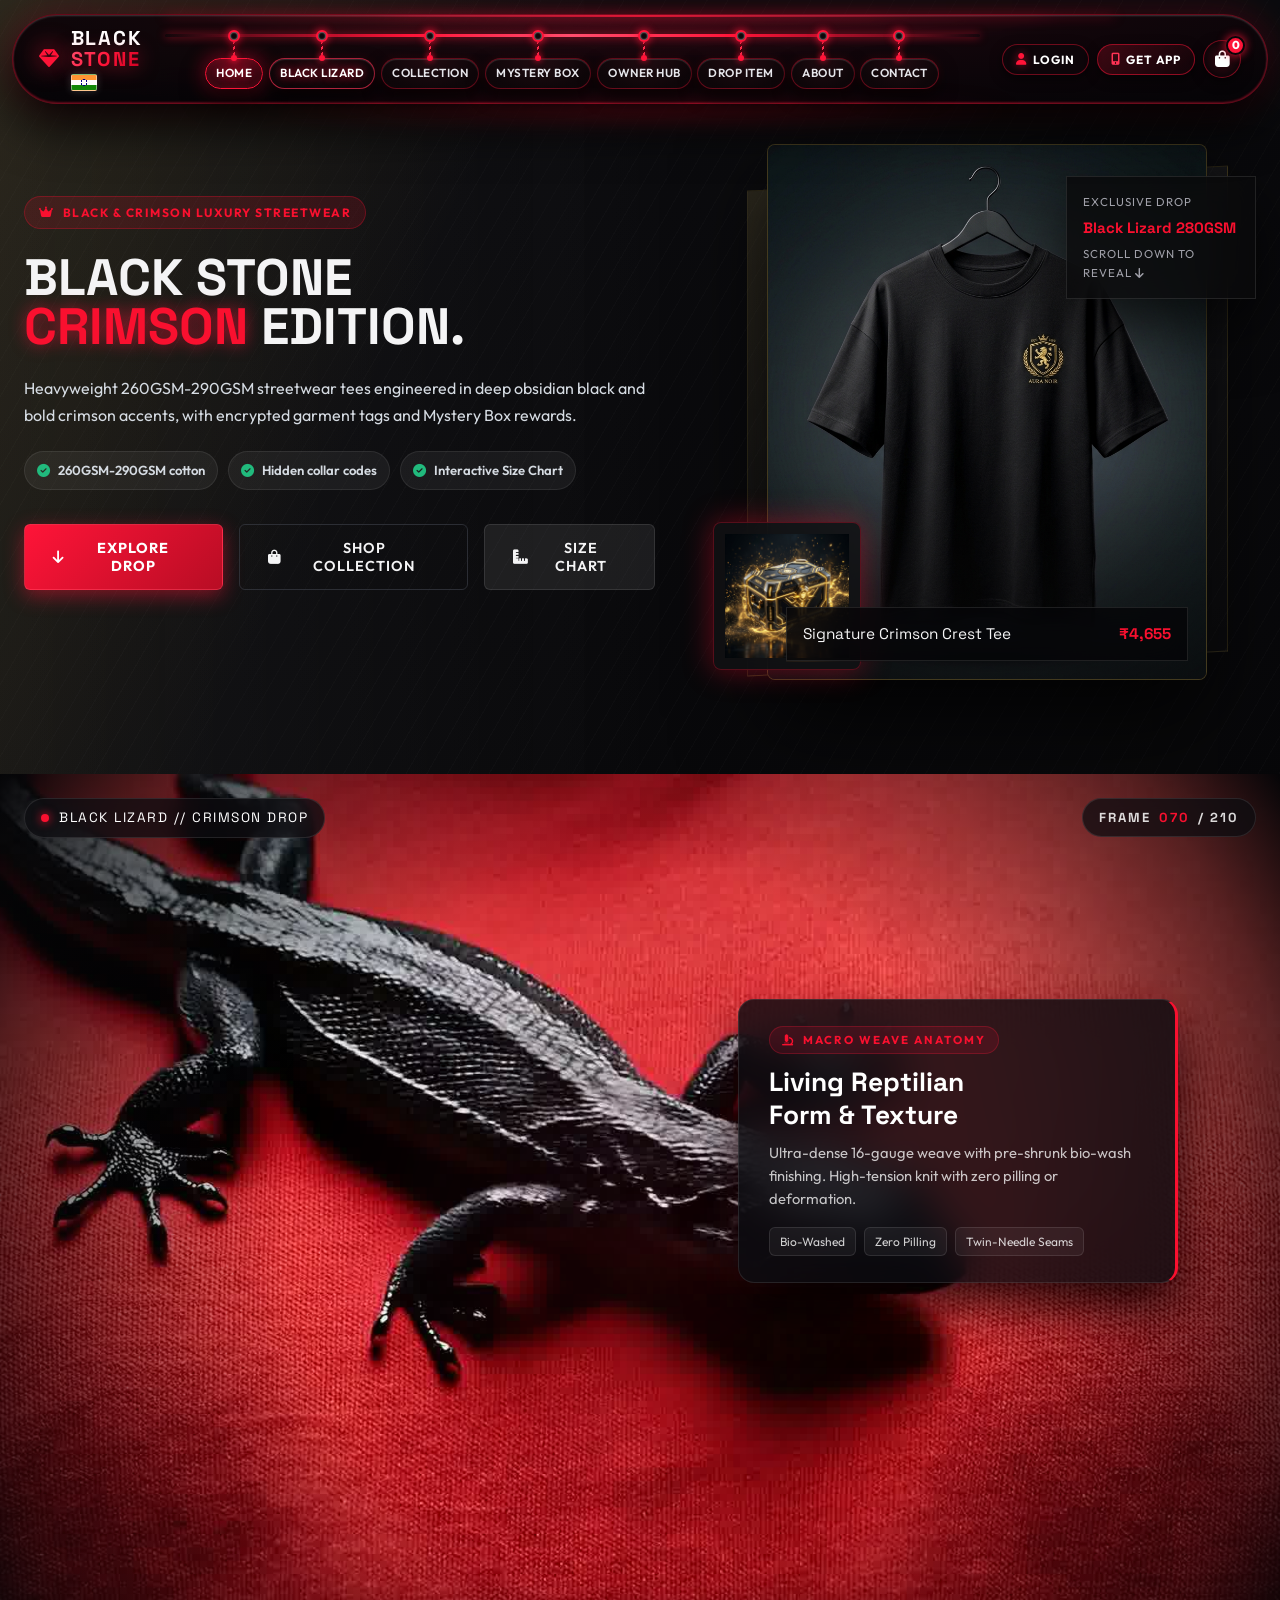
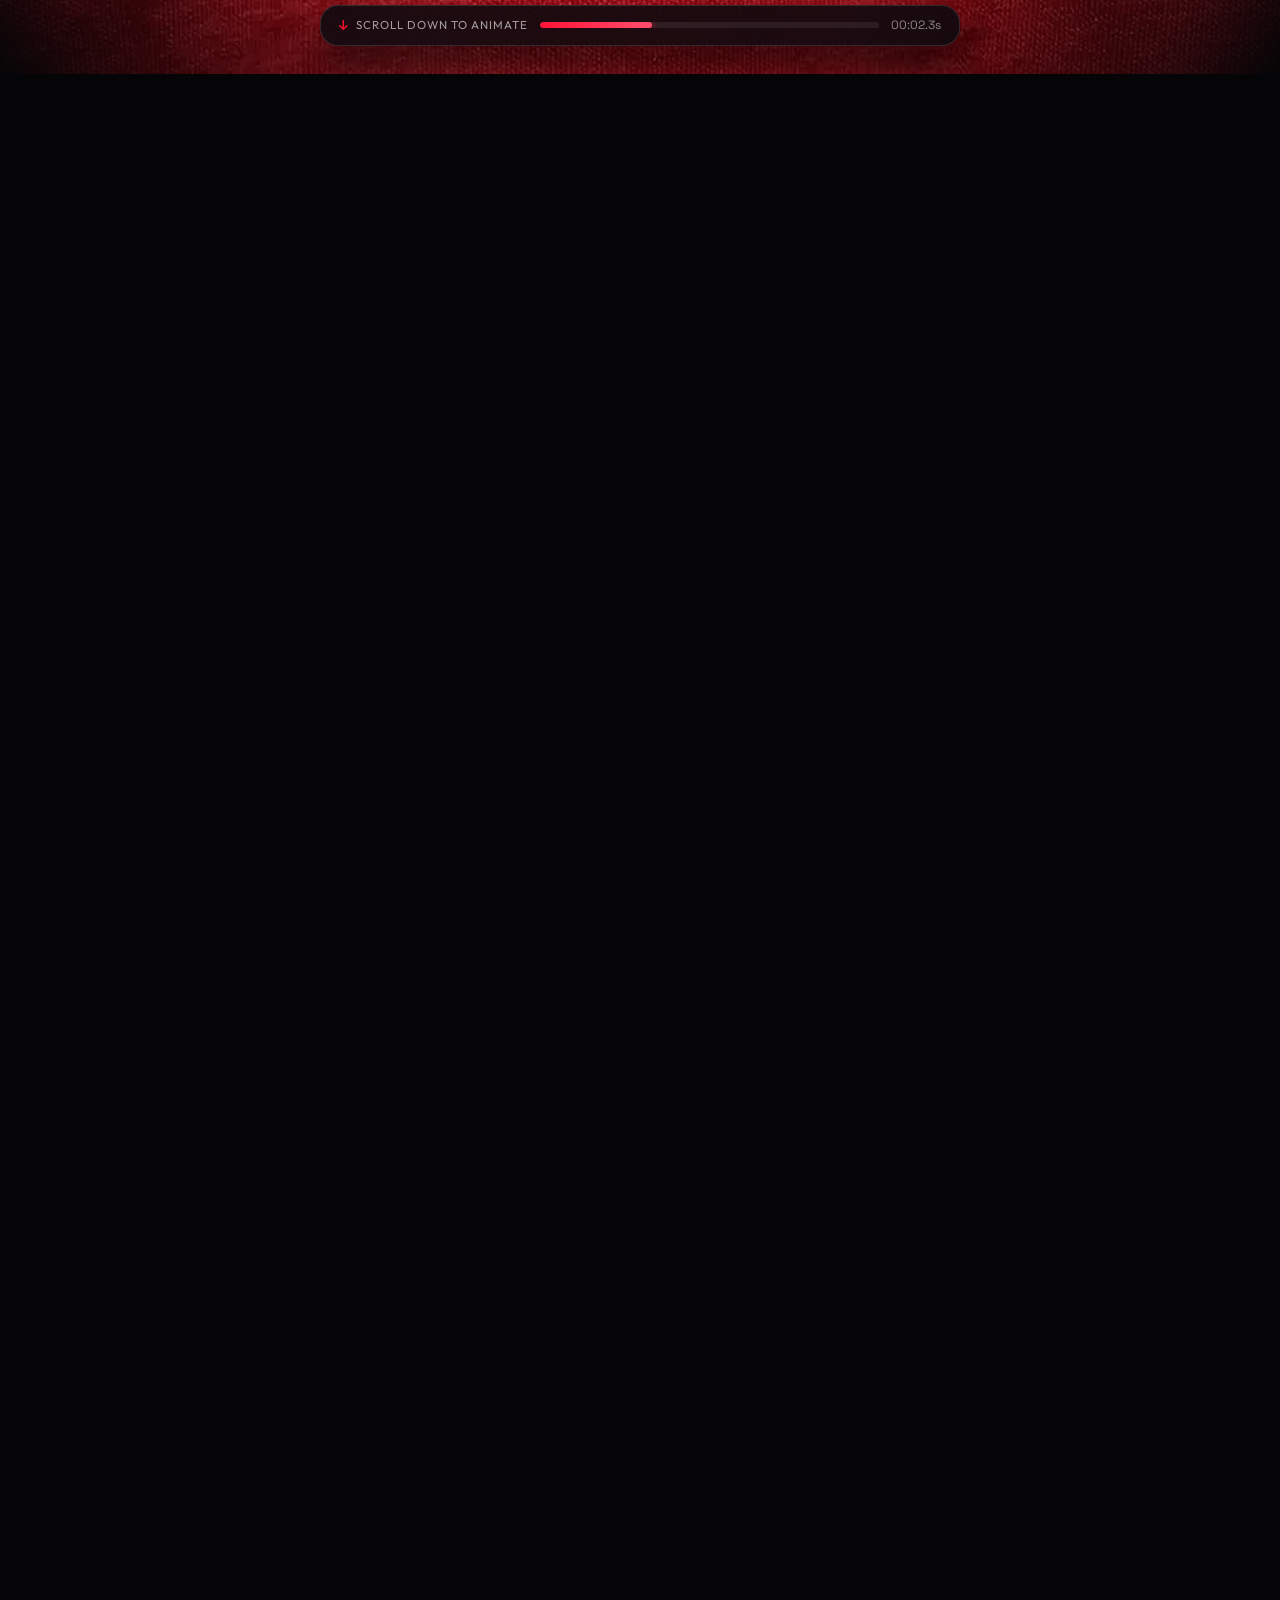
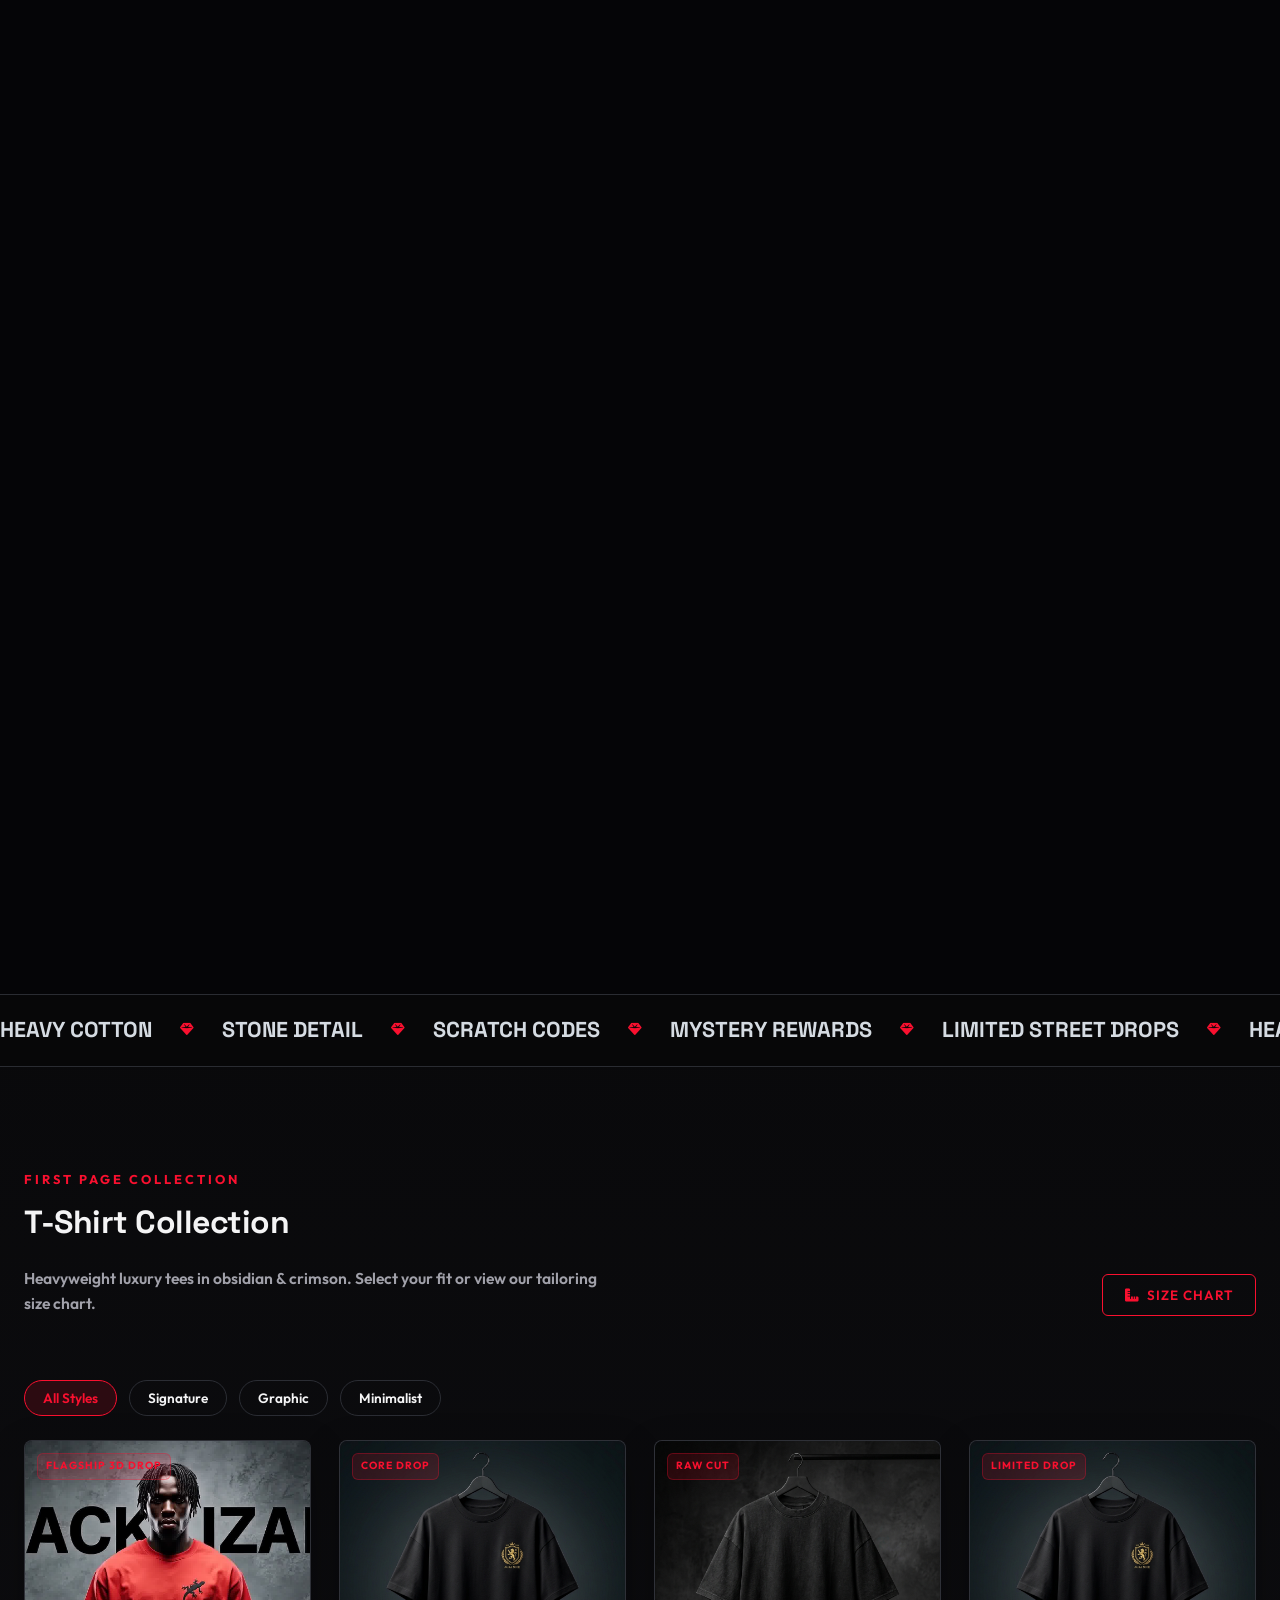
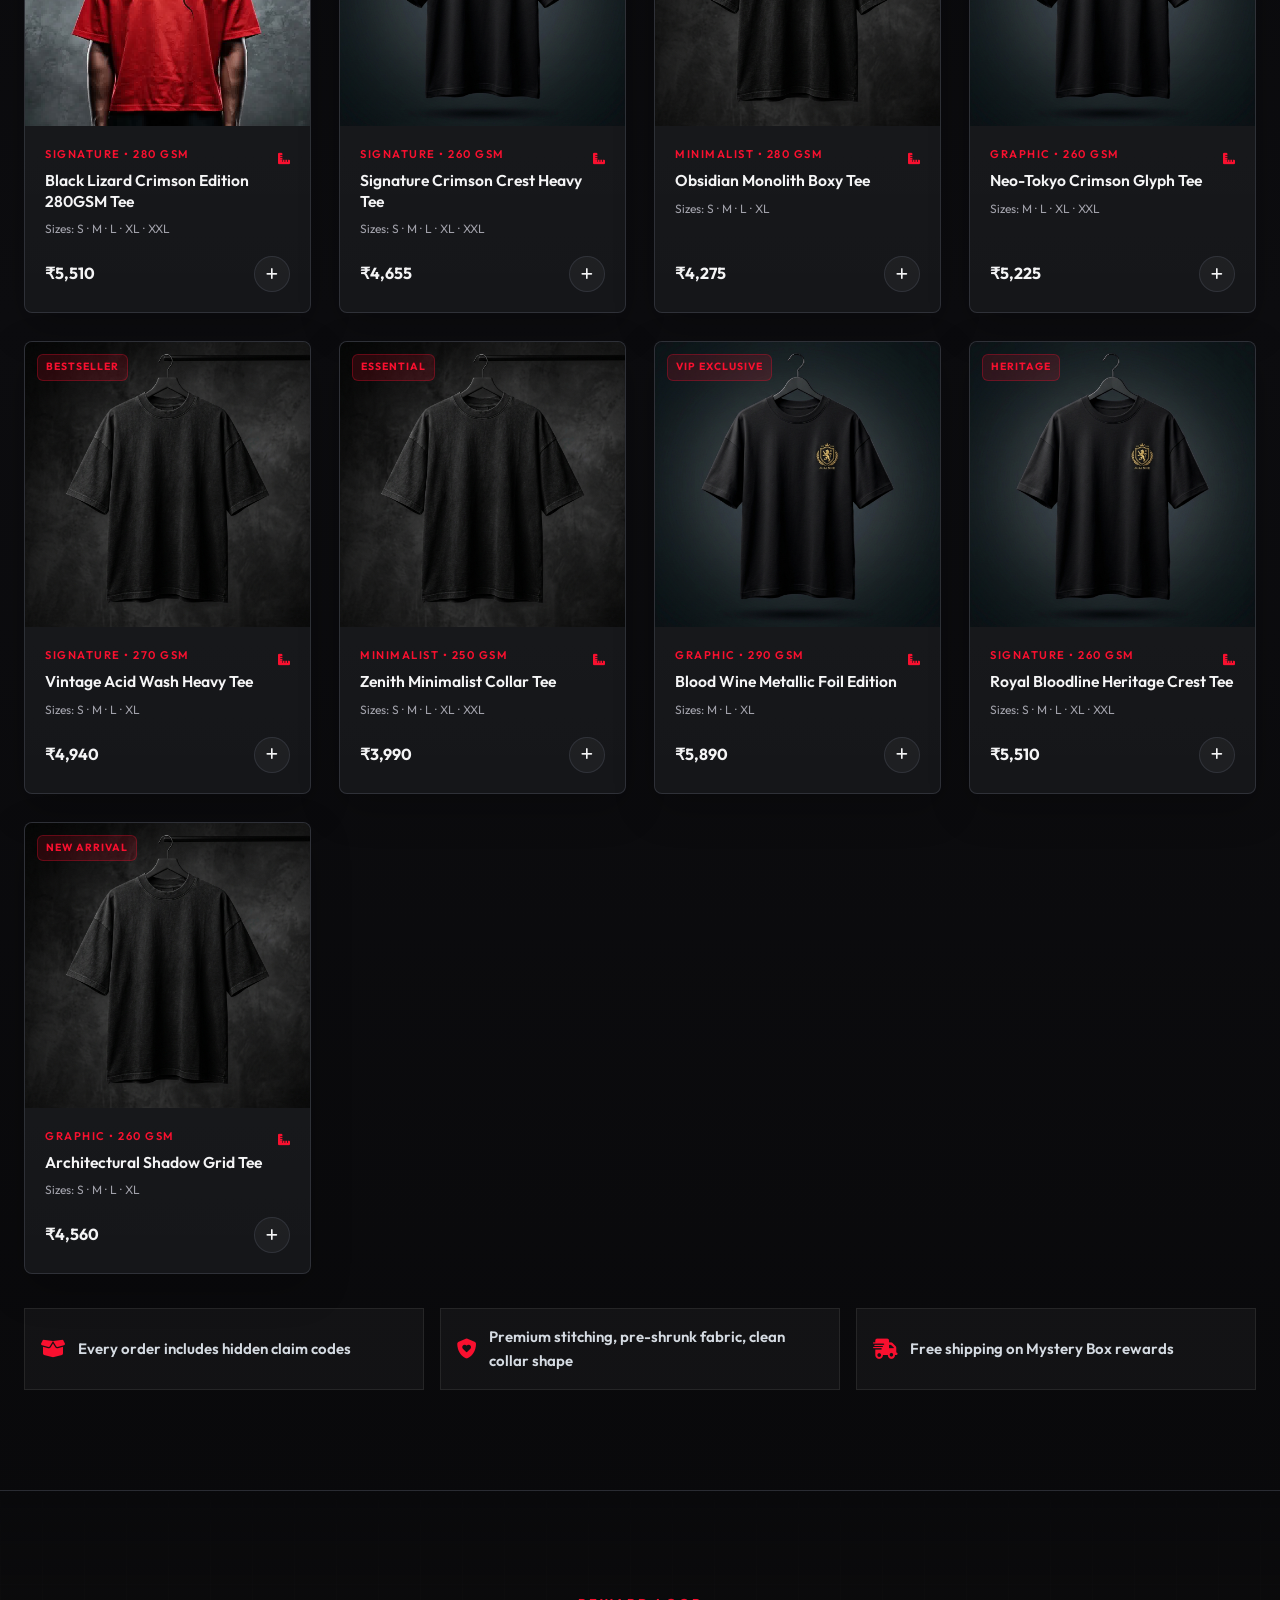
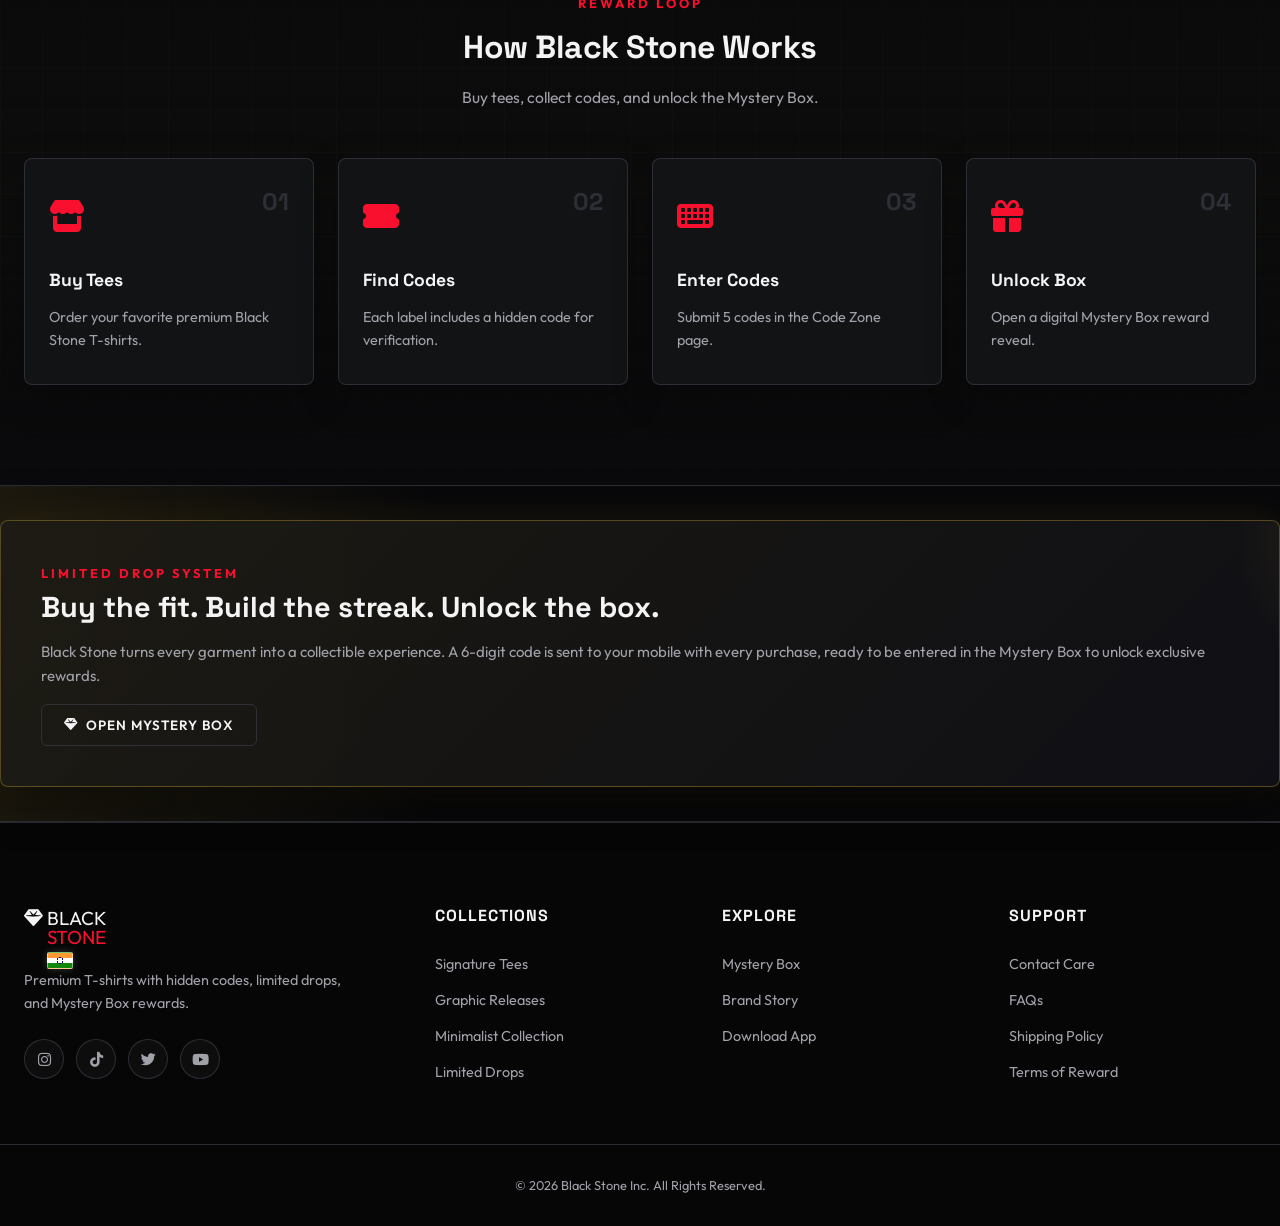
<file: index.html>
<!DOCTYPE html>
<html lang="en">

<head>
    <meta charset="UTF-8">
    <meta name="viewport" content="width=device-width, initial-scale=1.0">
    <title>Black Stone - Premium T-Shirt Collection</title>
    <link rel="preconnect" href="https://fonts.googleapis.com">
    <link rel="preconnect" href="https://fonts.gstatic.com" crossorigin>
    <link
        href="https://fonts.googleapis.com/css2?family=Outfit:wght@300;400;500;600;700&family=Space+Grotesk:wght@500;700&display=swap"
        rel="stylesheet">
    <link rel="stylesheet" href="https://cdnjs.cloudflare.com/ajax/libs/font-awesome/6.4.0/css/all.min.css">
    <link rel="stylesheet" href="style.css">
    <link rel="stylesheet" href="scroll-animation.css">
</head>

<body>
    <header class="main-header">
        <div class="header-container">
            <a href="index.html" class="logo">
                <span class="logo-icon"><i class="fa-solid fa-gem"></i></span>
                <span class="logo-text">BLACK <span class="gold-text">STONE</span></span>
            </a>

            <nav class="main-nav" id="mainNav">
                <ul>
                    <li><a href="index.html" class="nav-link active">Home</a></li>
                    <li><a href="#experience" class="nav-link special-glow">Black Lizard</a></li>
                    <li><a href="#shop" class="nav-link">Collection</a></li>
                    <li><a href="mystery-box.html" class="nav-link">Mystery Box</a></li>
                    <li><a href="owner.html" class="nav-link">Owner Hub</a></li>
                    <li><a href="drop-item.html" class="nav-link">Drop Item</a></li>
                    <li><a href="about.html" class="nav-link">About</a></li>
                    <li><a href="contact.html" class="nav-link">Contact</a></li>
                </ul>
            </nav>

            <div class="header-actions">
                <button class="account-btn-header" id="accountActionBtn" onclick="window.location.href='auth.html'">
                    <i class="fa-solid fa-user"></i> <span id="accountActionText">Login</span>
                </button>
                <button class="app-btn-header" onclick="window.location.href='app.html'">
                    <i class="fa-solid fa-mobile-screen-button"></i> <span>Get App</span>
                </button>
                <div class="cart-trigger" id="cartTrigger" onclick="toggleCart(true)">
                    <i class="fa-solid fa-bag-shopping"></i>
                    <span class="cart-count" id="cartCount">0</span>
                </div>
                <button class="mobile-menu-toggle" id="menuToggle" aria-label="Toggle menu">
                    <i class="fa-solid fa-bars"></i>
                </button>
            </div>
        </div>
    </header>

    <div class="cart-drawer" id="cartDrawer">
        <div class="cart-drawer-overlay" onclick="toggleCart(false)"></div>
        <div class="cart-drawer-content">
            <div class="cart-drawer-header">
                <h3>Shopping Bag (<span id="cartDrawerCount">0</span>)</h3>
                <button class="close-btn" onclick="toggleCart(false)"><i class="fa-solid fa-xmark"></i></button>
            </div>
            <div class="cart-drawer-items" id="cartItemsList"></div>
            <div class="cart-drawer-footer" id="cartFooter" style="display: none;">
                <div class="cart-total-row">
                    <span>Subtotal</span>
                    <span class="cart-total-price" id="cartTotalVal">₹0</span>
                </div>
                <p class="cart-disclaimer">Free premium shipping included. T-shirt labels contain codes for unlocking
                    the Mystery Box.</p>
                <button class="btn btn-gold w-100" id="checkoutBtn" onclick="checkoutCart()">Secure Checkout</button>
            </div>
        </div>
    </div>

    <div class="modal-backdrop" id="productModal">
        <div class="modal-content product-modal-content">
            <button class="close-btn modal-close" onclick="closeProductModal()"><i
                    class="fa-solid fa-xmark"></i></button>
            <div class="product-modal-grid" id="productModalGrid"></div>
        </div>
    </div>

    <div class="modal-backdrop" id="checkoutModal">
        <div class="modal-content checkout-modal-content">
            <div class="checkout-success-header">
                <div class="success-icon"><i class="fa-solid fa-circle-check"></i></div>
                <h2>Order Confirmed!</h2>
                <p>Your Black Stone package is preparing for shipping.</p>
            </div>
            <div class="checkout-order-details">
                <p>Order ID: <span id="checkoutOrderId" class="gold-text">#BS-90210</span></p>
                <div class="code-reveal-box">
                    <h3><i class="fa-solid fa-mobile-screen-button"></i> Your 6-Digit Mystery Box Code</h3>
                    <p>A unique 6-digit code has been generated and sent to your registered mobile number. Enter it on
                        the Mystery Box page to unlock your rewards.</p>
                    <div class="generated-codes-list" id="generatedCodesList"></div>
                    <button class="btn btn-secondary btn-sm mt-3" onclick="copyAllGeneratedCodes()">
                        <i class="fa-solid fa-copy"></i> Copy Code
                    </button>
                </div>
            </div>
            <div class="checkout-modal-actions">
                <button class="btn btn-gold" onclick="closeCheckoutModalAndGoToMystery()">Go to Mystery Box</button>
            </div>
        </div>
    </div>

    <section id="home" class="hero-section">
        <div class="hero-bg-glow"></div>
        <div class="container hero-container">
            <div class="hero-text-content">
                <div class="badge-premium"><i class="fa-solid fa-crown"></i> Black & Crimson Luxury Streetwear</div>
                <h1 class="hero-title">BLACK STONE<br><span class="red-text glow-red">Crimson</span> Edition.</h1>
                <p class="hero-subtitle">Heavyweight 260GSM-290GSM streetwear tees engineered in deep obsidian black and
                    bold crimson accents, with encrypted garment tags and Mystery Box rewards.</p>
                <div class="hero-proof-row">
                    <span><i class="fa-solid fa-circle-check"></i> 260GSM-290GSM cotton</span>
                    <span><i class="fa-solid fa-circle-check"></i> Hidden collar codes</span>
                    <span><i class="fa-solid fa-circle-check"></i> Interactive Size Chart</span>
                </div>
                <div class="hero-ctas">
                    <button class="btn btn-gold btn-lg"
                        onclick="document.getElementById('experience').scrollIntoView({behavior:'smooth'})">
                        <i class="fa-solid fa-arrow-down"></i> Explore Drop
                    </button>
                    <button class="btn btn-outline btn-lg" onclick="scrollToSection('shop')">
                        <i class="fa-solid fa-bag-shopping"></i> Shop Collection
                    </button>
                    <button class="btn btn-secondary btn-lg" onclick="openSizeChartModal()">
                        <i class="fa-solid fa-ruler-combined"></i> Size Chart
                    </button>
                </div>
            </div>
            <div class="hero-visual">
                <div class="hero-drop-card"
                    onclick="document.getElementById('experience').scrollIntoView({behavior:'smooth'})"
                    style="cursor: pointer;">
                    <span>Exclusive Drop</span>
                    <strong style="color:var(--color-red,#ff1438);">Black Lizard 280GSM</strong>
                    <small>Scroll down to reveal <i class="fa-solid fa-arrow-down"></i></small>
                </div>
                <div class="hero-floating-card main-card">
                    <img src="assets/sig_tee.png" alt="Black Stone Signature T-shirt" class="hero-img">
                    <div class="hero-img-overlay"></div>
                    <div class="hero-product-label">
                        <span>Signature Crimson Crest Tee</span>
                        <strong>₹4,655</strong>
                    </div>
                </div>
                <div class="hero-floating-card floating-box">
                    <img src="assets/mystery_box.png" alt="Black Stone Mystery Box" class="floating-box-img">
                </div>
            </div>
        </div>
    </section>

    <!-- ==========================================================================
         SEAMLESS SCROLL-ANIMATION RUNWAY (BLACK LIZARD DROP)
         Plays smoothly as user scrolls down, leading into the Collection below
         ========================================================================== -->
    <section class="scroll-experience-section" id="experience">
        <div class="scroll-track" id="scrollTrack" style="height: 380vh;">
            <div class="sticky-canvas-container" id="stickyContainer">

                <!-- Background Ambient Effects -->
                <div class="canvas-crimson-glow"></div>
                <div class="canvas-vignette"></div>

                <!-- Main Render Canvas -->
                <canvas id="scrollCanvas" class="scroll-canvas"></canvas>

                <!-- Top Floating HUD -->
                <div class="scroll-hud-top">
                    <div class="scroll-brand-badge">
                        <span class="live-dot"></span>
                        <span>Black Lizard // Crimson Drop</span>
                    </div>
                    <div class="scroll-frame-counter" id="scrollFrameCounter">
                        FRAME <span class="highlight">001</span> / 210
                    </div>
                </div>

                <!-- Floating Story Narrative Overlays -->
                <div class="story-overlays-container">

                    <!-- Act 1 (Frames 1-48) -->
                    <div class="story-card story-card-act1 active" id="storyCardAct1">
                        <div class="story-act-badge">
                            <i class="fa-solid fa-gem"></i> Obsidian Streetwear
                        </div>
                        <h2 class="story-title">BLACK LIZARD<br><span style="color:var(--color-red,#ff1438)">Crimson
                                Edition</span></h2>
                        <p class="story-desc">
                            Heavyweight 280GSM dense ring-spun Japanese cotton. Deep obsidian silhouette poised upon
                            luxury crimson drape.
                        </p>
                        <div class="story-tags">
                            <span class="story-tag-pill">280 GSM</span>
                            <span class="story-tag-pill">Drop Shoulder</span>
                            <span class="story-tag-pill">Limited 500</span>
                        </div>
                    </div>

                    <!-- Act 2 (Frames 50-108) -->
                    <div class="story-card story-card-act2" id="storyCardAct2">
                        <div class="story-act-badge">
                            <i class="fa-solid fa-microscope"></i> Macro Weave Anatomy
                        </div>
                        <h2 class="story-title">Living Reptilian<br>Form & Texture</h2>
                        <p class="story-desc">
                            Ultra-dense 16-gauge weave with pre-shrunk bio-wash finishing. High-tension knit with zero
                            pilling or deformation.
                        </p>
                        <div class="story-tags">
                            <span class="story-tag-pill">Bio-Washed</span>
                            <span class="story-tag-pill">Zero Pilling</span>
                            <span class="story-tag-pill">Twin-Needle Seams</span>
                        </div>
                    </div>

                    <!-- Act 3 (Frames 110-162) -->
                    <div class="story-card story-card-act3" id="storyCardAct3">
                        <div class="story-act-badge">
                            <i class="fa-solid fa-dna"></i> Symbiotic Fusion
                        </div>
                        <h2 class="story-title">Organic Predator<br>Meets Garment Art</h2>
                        <p class="story-desc">
                            Contours morph into high-density 3D silicone relief embroidery. Cold-blooded elegance
                            stamped onto streetwear heritage.
                        </p>
                        <div class="story-tags">
                            <span class="story-tag-pill">Silicone 3D Relief</span>
                            <span class="story-tag-pill">Micro-Embossed</span>
                            <span class="story-tag-pill">Fade-Proof</span>
                        </div>
                    </div>

                    <!-- Act 4 (Frames 165-210) -->
                    <div class="story-card story-card-act4" id="storyCardAct4">
                        <div class="story-act-badge">
                            <i class="fa-solid fa-crown"></i> The Signature Drop
                        </div>
                        <h2 class="story-title">BLACK LIZARD<br><span style="color:var(--color-red,#ff1438)">Tee
                                Released</span></h2>
                        <p class="story-desc">
                            Drop 01 is now live in the collection below. Includes encrypted scratch code label granting
                            access to the Mystery Box.
                        </p>

                        <div class="story-buy-box">
                            <div class="story-price-row">
                                <span class="story-price">₹5,510</span>
                                <span class="story-orig-price">₹7,125</span>
                                <span class="story-drop-status"><i class="fa-solid fa-circle-check"></i> In Stock</span>
                            </div>

                            <div
                                style="font-size:0.75rem; color:rgba(255,255,255,0.6); margin-bottom:6px; letter-spacing:1px; text-transform:uppercase;">
                                Select Fit:
                            </div>
                            <div class="story-sizes-row">
                                <button class="size-pill-btn" data-size="S">S</button>
                                <button class="size-pill-btn" data-size="M">M</button>
                                <button class="size-pill-btn active" data-size="L">L</button>
                                <button class="size-pill-btn" data-size="XL">XL</button>
                                <button class="size-pill-btn" data-size="XXL">XXL</button>
                            </div>

                            <button class="story-buy-btn action-add-lizard-bag" style="margin-bottom:10px;">
                                <i class="fa-solid fa-bag-shopping"></i> Quick Add to Bag — ₹5,510
                            </button>

                            <button class="btn btn-outline btn-sm w-100"
                                onclick="document.getElementById('shop').scrollIntoView({behavior:'smooth'})"
                                style="font-size:0.8rem; padding:8px; border-color:rgba(255,255,255,0.2);">
                                Explore Collection Below <i class="fa-solid fa-arrow-down ms-1"></i>
                            </button>
                        </div>
                    </div>

                </div>

                <!-- Bottom Glassmorphic Progress & Scroll Indicator -->
                <div class="scroll-hud-bottom" style="max-width: 640px; padding: 10px 18px;">
                    <div class="hud-scrubber-row" style="margin: 0;">
                        <span
                            style="font-size: 0.72rem; color: rgba(255,255,255,0.6); text-transform: uppercase; letter-spacing: 1px; white-space: nowrap;">
                            <i class="fa-solid fa-arrow-down"
                                style="color: var(--color-red, #ff1438); margin-right: 4px;"></i> Scroll Down to Animate
                        </span>
                        <div class="scrubber-track" id="hudScrubberTrack" style="height: 6px;">
                            <div class="scrubber-fill" id="scrubberFill"></div>
                        </div>
                        <div class="scrubber-time" id="scrubberTime" style="font-size: 0.75rem;">00:00.0s</div>
                    </div>
                </div>

            </div>
        </div>
    </section>

    <section class="brand-strip-section" aria-label="Brand highlights">
        <div class="brand-strip-track">
            <span>Heavy Cotton</span><i class="fa-solid fa-gem"></i>
            <span>Stone Detail</span><i class="fa-solid fa-gem"></i>
            <span>Scratch Codes</span><i class="fa-solid fa-gem"></i>
            <span>Mystery Rewards</span><i class="fa-solid fa-gem"></i>
            <span>Limited Street Drops</span><i class="fa-solid fa-gem"></i>
            <span>Heavy Cotton</span><i class="fa-solid fa-gem"></i>
            <span>Stone Detail</span><i class="fa-solid fa-gem"></i>
            <span>Scratch Codes</span><i class="fa-solid fa-gem"></i>
            <span>Mystery Rewards</span>
        </div>
    </section>

    <section id="shop" class="shop-section">
        <div class="container">
            <div class="section-header"
                style="display:flex; justify-content:space-between; align-items:flex-end; flex-wrap:wrap; gap:20px;">
                <div>
                    <span class="section-tag">First Page Collection</span>
                    <h2>T-Shirt Collection</h2>
                    <p class="page-home-collection-note">Heavyweight luxury tees in obsidian & crimson. Select your fit
                        or view our tailoring size chart.</p>
                </div>
                <div style="display:flex; gap:12px; align-items:center; flex-wrap:wrap;">
                    <button class="btn btn-outline btn-sm" onclick="openSizeChartModal()"
                        style="border-color:var(--color-red); color:var(--color-red);">
                        <i class="fa-solid fa-ruler-combined me-1"></i> Size Chart
                    </button>
                </div>
            </div>

            <div
                style="display:flex; justify-content:space-between; align-items:center; margin-bottom: 24px; flex-wrap:wrap; gap:12px;">
                <div class="shop-filters" id="shopFilters">
                    <button class="filter-btn active" data-filter="all">All Styles</button>
                    <button class="filter-btn" data-filter="signature">Signature</button>
                    <button class="filter-btn" data-filter="graphic">Graphic</button>
                    <button class="filter-btn" data-filter="minimalist">Minimalist</button>
                </div>
            </div>
            <div class="products-grid" id="productsGrid"></div>
            <div class="shop-promise-grid">
                <div class="shop-promise-item">
                    <i class="fa-solid fa-box-open"></i>
                    <span>Every order includes hidden claim codes</span>
                </div>
                <div class="shop-promise-item">
                    <i class="fa-solid fa-shield-heart"></i>
                    <span>Premium stitching, pre-shrunk fabric, clean collar shape</span>
                </div>
                <div class="shop-promise-item">
                    <i class="fa-solid fa-truck-fast"></i>
                    <span>Free shipping on Mystery Box rewards</span>
                </div>
            </div>
        </div>
    </section>

    <section class="how-it-works-section">
        <div class="container">
            <div class="section-header text-center">
                <span class="section-tag">Reward Loop</span>
                <h2>How Black Stone Works</h2>
                <p>Buy tees, collect codes, and unlock the Mystery Box.</p>
            </div>
            <div class="steps-grid">
                <div class="step-card">
                    <div class="step-num">01</div>
                    <div class="step-icon"><i class="fa-solid fa-store"></i></div>
                    <h3>Buy Tees</h3>
                    <p>Order your favorite premium Black Stone T-shirts.</p>
                </div>
                <div class="step-card">
                    <div class="step-num">02</div>
                    <div class="step-icon"><i class="fa-solid fa-ticket-simple"></i></div>
                    <h3>Find Codes</h3>
                    <p>Each label includes a hidden code for verification.</p>
                </div>
                <div class="step-card">
                    <div class="step-num">03</div>
                    <div class="step-icon"><i class="fa-solid fa-keyboard"></i></div>
                    <h3>Enter Codes</h3>
                    <p>Submit 5 codes in the Code Zone page.</p>
                </div>
                <div class="step-card">
                    <div class="step-num">04</div>
                    <div class="step-icon"><i class="fa-solid fa-gift"></i></div>
                    <h3>Unlock Box</h3>
                    <p>Open a digital Mystery Box reward reveal.</p>
                </div>
            </div>
        </div>
    </section>

    <section class="drop-banner-section">
        <div class="container drop-banner">
            <div>
                <span class="section-tag">Limited Drop System</span>
                <h2>Buy the fit. Build the streak. Unlock the box.</h2>
            </div>
            <p>Black Stone turns every garment into a collectible experience. A 6-digit code is sent to your mobile with
                every purchase, ready to be entered in the Mystery Box to unlock exclusive rewards.</p>
            <button class="btn btn-outline" onclick="window.location.href='mystery-box.html'">
                <i class="fa-solid fa-gem"></i> Open Mystery Box
            </button>
        </div>
    </section>

    <footer class="main-footer">
        <div class="container footer-grid">
            <div class="footer-brand">
                <a href="index.html" class="logo">
                    <span class="logo-icon"><i class="fa-solid fa-gem"></i></span>
                    <span class="logo-text">BLACK <span class="gold-text">STONE</span></span>
                </a>
                <p class="footer-about-text">Premium T-shirts with hidden codes, limited drops, and Mystery Box rewards.
                </p>
                <div class="footer-socials">
                    <a href="https://www.instagram.com/blackstone2k26?dlrf=MTh5OWppcThoNW05Yw==" target="_blank" rel="noopener noreferrer"
                        aria-label="Instagram @blackstone2k26"><i class="fa-brands fa-instagram"></i></a>
                    <a href="#" aria-label="TikTok"><i class="fa-brands fa-tiktok"></i></a>
                    <a href="#" aria-label="Twitter"><i class="fa-brands fa-twitter"></i></a>
                    <a href="http://www.youtube.com/@BSfashionstudio-h7z" target="_blank" rel="noopener noreferrer" aria-label="YouTube @BSfashionstudio-h7z"><i class="fa-brands fa-youtube"></i></a>
                </div>
            </div>
            <div class="footer-links">
                <h4>Collections</h4>
                <ul>
                    <li><a href="index.html#shop">Signature Tees</a></li>
                    <li><a href="index.html#shop">Graphic Releases</a></li>
                    <li><a href="index.html#shop">Minimalist Collection</a></li>
                    <li><a href="index.html#shop">Limited Drops</a></li>
                </ul>
            </div>
            <div class="footer-links">
                <h4>Explore</h4>
                <ul>
                    <li><a href="mystery-box.html">Mystery Box</a></li>
                    <li><a href="about.html">Brand Story</a></li>
                    <li><a href="app.html">Download App</a></li>
                </ul>
            </div>
            <div class="footer-links">
                <h4>Support</h4>
                <ul>
                    <li><a href="contact.html">Contact Care</a></li>
                    <li><a href="contact.html">FAQs</a></li>
                    <li><a href="#">Shipping Policy</a></li>
                    <li><a href="#">Terms of Reward</a></li>
                </ul>
            </div>
        </div>
        <div class="footer-bottom text-center">
            <p>&copy; 2026 Black Stone Inc. All Rights Reserved.</p>
        </div>
    </footer>

    <script src="app.js"></script>
    <script src="scroll-animation.js"></script>
</body>

</html>
</file>
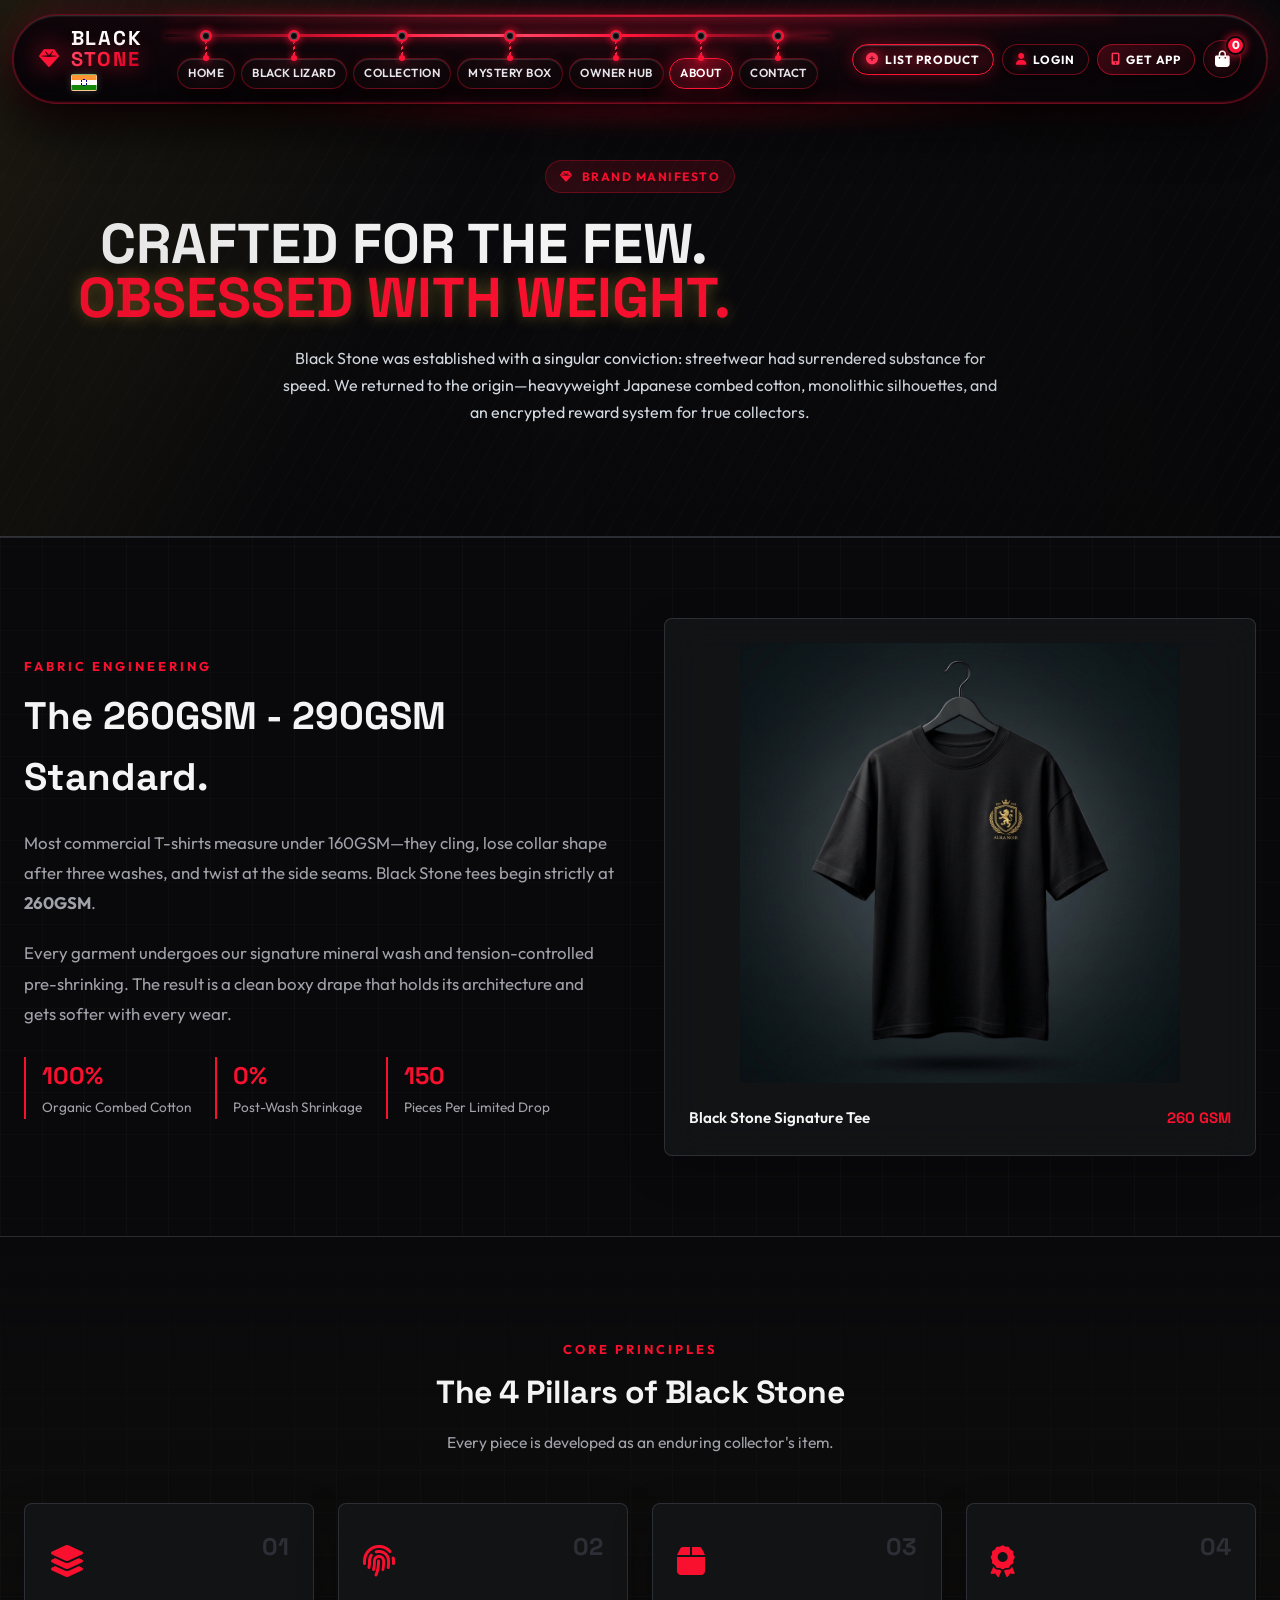
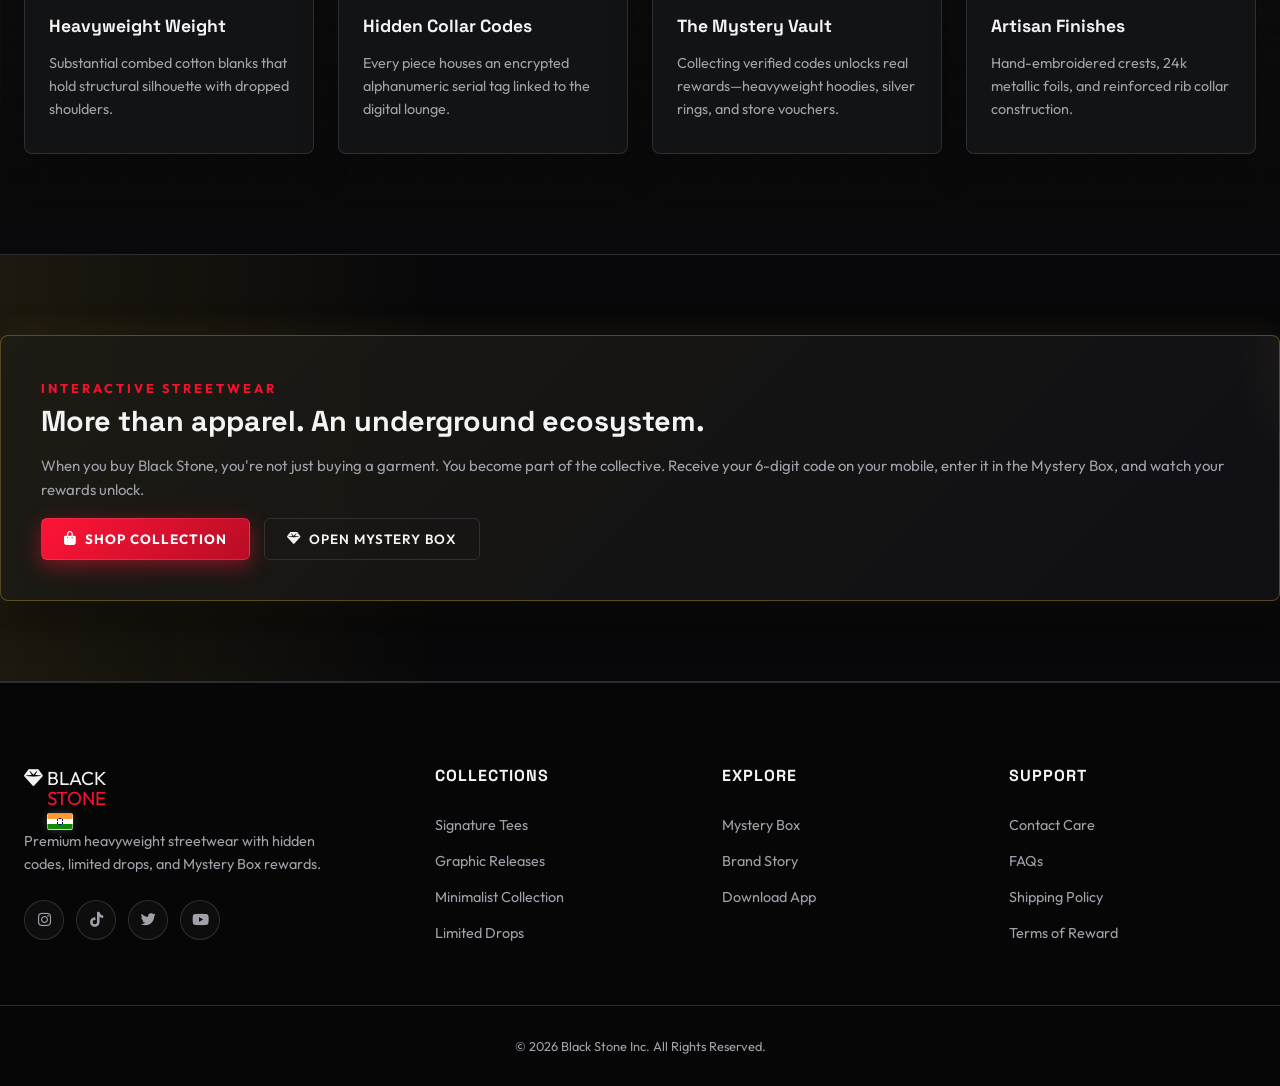
<file: about.html>
<!DOCTYPE html>
<html lang="en">
<head>
    <meta charset="UTF-8">
    <meta name="viewport" content="width=device-width, initial-scale=1.0">
    <title>About Us — Black Stone Luxury Streetwear</title>
    <meta name="description" content="Discover the philosophy, craftsmanship, and heavyweight fabric obsession behind Black Stone.">
    <link rel="preconnect" href="https://fonts.googleapis.com">
    <link rel="preconnect" href="https://fonts.gstatic.com" crossorigin>
    <link href="https://fonts.googleapis.com/css2?family=Outfit:wght@300;400;500;600;700&family=Space+Grotesk:wght@500;700&display=swap" rel="stylesheet">
    <link rel="stylesheet" href="https://cdnjs.cloudflare.com/ajax/libs/font-awesome/6.4.0/css/all.min.css">
    <link rel="stylesheet" href="style.css">
</head>
<body>
    <!-- Main Header -->
    <header class="main-header">
        <div class="header-container">
            <a href="index.html" class="logo">
                <span class="logo-icon"><i class="fa-solid fa-gem"></i></span>
                <span class="logo-text">BLACK <span class="red-text gold-text">STONE</span></span>
            </a>
            
            <nav class="main-nav" id="mainNav">
                <ul>
                    <li><a href="index.html" class="nav-link">Home</a></li>
                    <li><a href="index.html#experience" class="nav-link">Black Lizard</a></li>
                    <li><a href="index.html#shop" class="nav-link">Collection</a></li>
                    <li><a href="mystery-box.html" class="nav-link">Mystery Box</a></li>
                    <li><a href="owner.html" class="nav-link">Owner Hub</a></li>
                    <li><a href="about.html" class="nav-link active">About</a></li>
                    <li><a href="contact.html" class="nav-link">Contact</a></li>
                </ul>
            </nav>

            <div class="header-actions">
                <button class="owner-btn-header" id="ownerActionBtn" onclick="openOwnerModal()" title="Owner Product Listing Portal">
                    <i class="fa-solid fa-plus-circle"></i> <span>List Product</span>
                </button>
                <button class="account-btn-header" id="accountActionBtn" onclick="window.location.href='auth.html'">
                    <i class="fa-solid fa-user"></i> <span id="accountActionText">Login</span>
                </button>
                <button class="app-btn-header" onclick="window.location.href='app.html'">
                    <i class="fa-solid fa-mobile-screen-button"></i> <span>Get App</span>
                </button>
                <div class="cart-trigger" id="cartTrigger" onclick="toggleCart(true)">
                    <i class="fa-solid fa-bag-shopping"></i>
                    <span class="cart-count" id="cartCount">0</span>
                </div>
                <button class="mobile-menu-toggle" id="menuToggle" aria-label="Toggle menu">
                    <i class="fa-solid fa-bars"></i>
                </button>
            </div>
        </div>
    </header>

    <!-- Cart Drawer -->
    <div class="cart-drawer" id="cartDrawer">
        <div class="cart-drawer-overlay" onclick="toggleCart(false)"></div>
        <div class="cart-drawer-content">
            <div class="cart-drawer-header">
                <h3>Shopping Bag (<span id="cartDrawerCount">0</span>)</h3>
                <button class="close-btn" onclick="toggleCart(false)"><i class="fa-solid fa-xmark"></i></button>
            </div>
            <div class="cart-drawer-items" id="cartItemsList"></div>
            <div class="cart-drawer-footer" id="cartFooter" style="display: none;">
                <div class="cart-total-row">
                    <span>Subtotal</span>
                    <span class="cart-total-price" id="cartTotalVal">₹0</span>
                </div>
                <p class="cart-disclaimer">Free premium shipping included. T-shirt labels contain codes for unlocking the Mystery Box.</p>
                <button class="btn btn-gold w-100" id="checkoutBtn" onclick="checkoutCart()">Secure Checkout</button>
            </div>
        </div>
    </div>

    <!-- Product Detail Modal -->
    <div class="modal-backdrop" id="productModal">
        <div class="modal-content product-modal-content">
            <button class="close-btn modal-close" onclick="closeProductModal()"><i class="fa-solid fa-xmark"></i></button>
            <div class="product-modal-grid" id="productModalGrid"></div>
        </div>
    </div>

    <!-- Checkout Success Modal -->
    <div class="modal-backdrop" id="checkoutModal">
        <div class="modal-content checkout-modal-content">
            <div class="checkout-success-header">
                <div class="success-icon"><i class="fa-solid fa-circle-check"></i></div>
                <h2>Order Confirmed!</h2>
                <p>Your Black Stone package is preparing for shipping.</p>
            </div>
            <div class="checkout-order-details">
                <p>Order ID: <span id="checkoutOrderId" class="gold-text">#BS-90210</span></p>
                <div class="code-reveal-box">
                    <h3><i class="fa-solid fa-mobile-screen-button"></i> Your 6-Digit Mystery Box Code</h3>
                    <p>A unique 6-digit code has been produced and sent to your registered mobile number. Enter it on the Mystery Box page to unlock your rewards.</p>
                    <div class="generated-codes-list" id="generatedCodesList"></div>
                    <button class="btn btn-secondary btn-sm mt-3" onclick="copyAllGeneratedCodes()">
                        <i class="fa-solid fa-copy"></i> Copy Code
                    </button>
                </div>
            </div>
            <div class="checkout-modal-actions">
                <button class="btn btn-gold" onclick="closeCheckoutModalAndGoToMystery()">Go to Mystery Box</button>
            </div>
        </div>
    </div>

    <!-- Page Hero -->
    <section class="page-hero-section" style="padding: 160px 0 80px; position: relative;">
        <div class="hero-bg-glow"></div>
        <div class="container text-center">
            <div class="badge-premium"><i class="fa-solid fa-gem"></i> Brand Manifesto</div>
            <h1 class="hero-title" style="font-size: 3.5rem; margin-bottom: 20px;">
                CRAFTED FOR THE FEW.<br><span class="gold-text glow-text">OBSESSED WITH WEIGHT.</span>
            </h1>
            <p class="hero-subtitle" style="max-width: 720px; margin: 0 auto 30px;">
                Black Stone was established with a singular conviction: streetwear had surrendered substance for speed. We returned to the origin—heavyweight Japanese combed cotton, monolithic silhouettes, and an encrypted reward system for true collectors.
            </p>
        </div>
    </section>

    <!-- Narrative Section -->
    <section style="padding: 80px 0; border-top: 1px solid var(--color-border);">
        <div class="container">
            <div style="display: grid; grid-template-columns: repeat(auto-fit, minmax(320px, 1fr)); gap: 48px; align-items: center;">
                <div>
                    <span class="section-tag">Fabric Engineering</span>
                    <h2 style="font-family: var(--font-heading); font-size: 2.4rem; margin-bottom: 20px;">
                        The 260GSM - 290GSM Standard.
                    </h2>
                    <p style="color: var(--color-muted); font-size: 1.05rem; line-height: 1.8; margin-bottom: 20px;">
                        Most commercial T-shirts measure under 160GSM—they cling, lose collar shape after three washes, and twist at the side seams. Black Stone tees begin strictly at <strong>260GSM</strong>.
                    </p>
                    <p style="color: var(--color-muted); font-size: 1.05rem; line-height: 1.8; margin-bottom: 28px;">
                        Every garment undergoes our signature mineral wash and tension-controlled pre-shrinking. The result is a clean boxy drape that holds its architecture and gets softer with every wear.
                    </p>
                    <div style="display: flex; gap: 24px; flex-wrap: wrap;">
                        <div style="border-left: 2px solid var(--color-gold); padding-left: 16px;">
                            <h4 style="color: var(--color-gold); font-size: 1.5rem; font-family: var(--font-heading);">100%</h4>
                            <span style="color: var(--color-muted); font-size: 0.85rem;">Organic Combed Cotton</span>
                        </div>
                        <div style="border-left: 2px solid var(--color-gold); padding-left: 16px;">
                            <h4 style="color: var(--color-gold); font-size: 1.5rem; font-family: var(--font-heading);">0%</h4>
                            <span style="color: var(--color-muted); font-size: 0.85rem;">Post-Wash Shrinkage</span>
                        </div>
                        <div style="border-left: 2px solid var(--color-gold); padding-left: 16px;">
                            <h4 style="color: var(--color-gold); font-size: 1.5rem; font-family: var(--font-heading);">150</h4>
                            <span style="color: var(--color-muted); font-size: 0.85rem;">Pieces Per Limited Drop</span>
                        </div>
                    </div>
                </div>
                <div style="position: relative;">
                    <div class="glass-panel" style="padding: 24px; text-align: center;">
                        <img src="assets/sig_tee.png" alt="Black Stone Heavyweight Craftsmanship" style="width: 100%; border-radius: var(--border-radius-md); max-height: 440px; object-fit: contain;">
                        <div style="margin-top: 16px; display: flex; justify-content: space-between; align-items: center;">
                            <span style="font-weight: 600; font-size: 0.95rem;">Black Stone Signature Tee</span>
                            <span class="gold-text" style="font-family: var(--font-heading); font-weight: 700;">260 GSM</span>
                        </div>
                    </div>
                </div>
            </div>
        </div>
    </section>

    <!-- The 4 Pillars -->
    <section class="how-it-works-section" style="padding: 100px 0;">
        <div class="container">
            <div class="section-header text-center">
                <span class="section-tag">Core Principles</span>
                <h2>The 4 Pillars of Black Stone</h2>
                <p>Every piece is developed as an enduring collector's item.</p>
            </div>
            <div class="steps-grid">
                <div class="step-card">
                    <div class="step-num">01</div>
                    <div class="step-icon"><i class="fa-solid fa-layer-group"></i></div>
                    <h3>Heavyweight Weight</h3>
                    <p>Substantial combed cotton blanks that hold structural silhouette with dropped shoulders.</p>
                </div>
                <div class="step-card">
                    <div class="step-num">02</div>
                    <div class="step-icon"><i class="fa-solid fa-fingerprint"></i></div>
                    <h3>Hidden Collar Codes</h3>
                    <p>Every piece houses an encrypted alphanumeric serial tag linked to the digital lounge.</p>
                </div>
                <div class="step-card">
                    <div class="step-num">03</div>
                    <div class="step-icon"><i class="fa-solid fa-box"></i></div>
                    <h3>The Mystery Vault</h3>
                    <p>Collecting verified codes unlocks real rewards—heavyweight hoodies, silver rings, and store vouchers.</p>
                </div>
                <div class="step-card">
                    <div class="step-num">04</div>
                    <div class="step-icon"><i class="fa-solid fa-award"></i></div>
                    <h3>Artisan Finishes</h3>
                    <p>Hand-embroidered crests, 24k metallic foils, and reinforced rib collar construction.</p>
                </div>
            </div>
        </div>
    </section>

    <!-- Gamification & Community Banner -->
    <section class="drop-banner-section" style="padding: 80px 0;">
        <div class="container drop-banner">
            <div>
                <span class="section-tag">Interactive Streetwear</span>
                <h2>More than apparel. An underground ecosystem.</h2>
            </div>
            <p>
                When you buy Black Stone, you're not just buying a garment. You become part of the collective. Receive your 6-digit code on your mobile, enter it in the Mystery Box, and watch your rewards unlock.
            </p>
            <div style="display: flex; gap: 14px; flex-wrap: wrap;">
                <button class="btn btn-gold" onclick="window.location.href='index.html#shop'">
                    <i class="fa-solid fa-bag-shopping me-1"></i> Shop Collection
                </button>
                <button class="btn btn-outline" onclick="window.location.href='mystery-box.html'">
                    <i class="fa-solid fa-gem me-1"></i> Open Mystery Box
                </button>
            </div>
        </div>
    </section>

    <!-- Footer -->
    <footer class="main-footer">
        <div class="container footer-grid">
            <div class="footer-brand">
                <a href="index.html" class="logo">
                    <span class="logo-icon"><i class="fa-solid fa-gem"></i></span>
                    <span class="logo-text">BLACK <span class="gold-text">STONE</span></span>
                </a>
                <p class="footer-about-text">Premium heavyweight streetwear with hidden codes, limited drops, and Mystery Box rewards.</p>
                <div class="footer-socials">
                    <a href="https://www.instagram.com/blackstone2k26?dlrf=MTh5OWppcThoNW05Yw==" target="_blank" rel="noopener noreferrer" aria-label="Instagram @blackstone2k26"><i class="fa-brands fa-instagram"></i></a>
                    <a href="#" aria-label="TikTok"><i class="fa-brands fa-tiktok"></i></a>
                    <a href="#" aria-label="Twitter"><i class="fa-brands fa-twitter"></i></a>
                    <a href="http://www.youtube.com/@BSfashionstudio-h7z" target="_blank" rel="noopener noreferrer" aria-label="YouTube @BSfashionstudio-h7z"><i class="fa-brands fa-youtube"></i></a>
                </div>
            </div>
            <div class="footer-links">
                <h4>Collections</h4>
                <ul>
                    <li><a href="index.html#shop">Signature Tees</a></li>
                    <li><a href="index.html#shop">Graphic Releases</a></li>
                    <li><a href="index.html#shop">Minimalist Collection</a></li>
                    <li><a href="index.html#shop">Limited Drops</a></li>
                </ul>
            </div>
            <div class="footer-links">
                <h4>Explore</h4>
                <ul>
                    <li><a href="mystery-box.html">Mystery Box</a></li>
                    <li><a href="about.html">Brand Story</a></li>
                    <li><a href="app.html">Download App</a></li>
                </ul>
            </div>
            <div class="footer-links">
                <h4>Support</h4>
                <ul>
                    <li><a href="contact.html">Contact Care</a></li>
                    <li><a href="contact.html">FAQs</a></li>
                    <li><a href="contact.html#shipping">Shipping Policy</a></li>
                    <li><a href="contact.html#rewards">Terms of Reward</a></li>
                </ul>
            </div>
        </div>
        <div class="footer-bottom text-center">
            <p>&copy; 2026 Black Stone Inc. All Rights Reserved.</p>
        </div>
    </footer>

    <script src="app.js"></script>
</body>
</html>
</file>
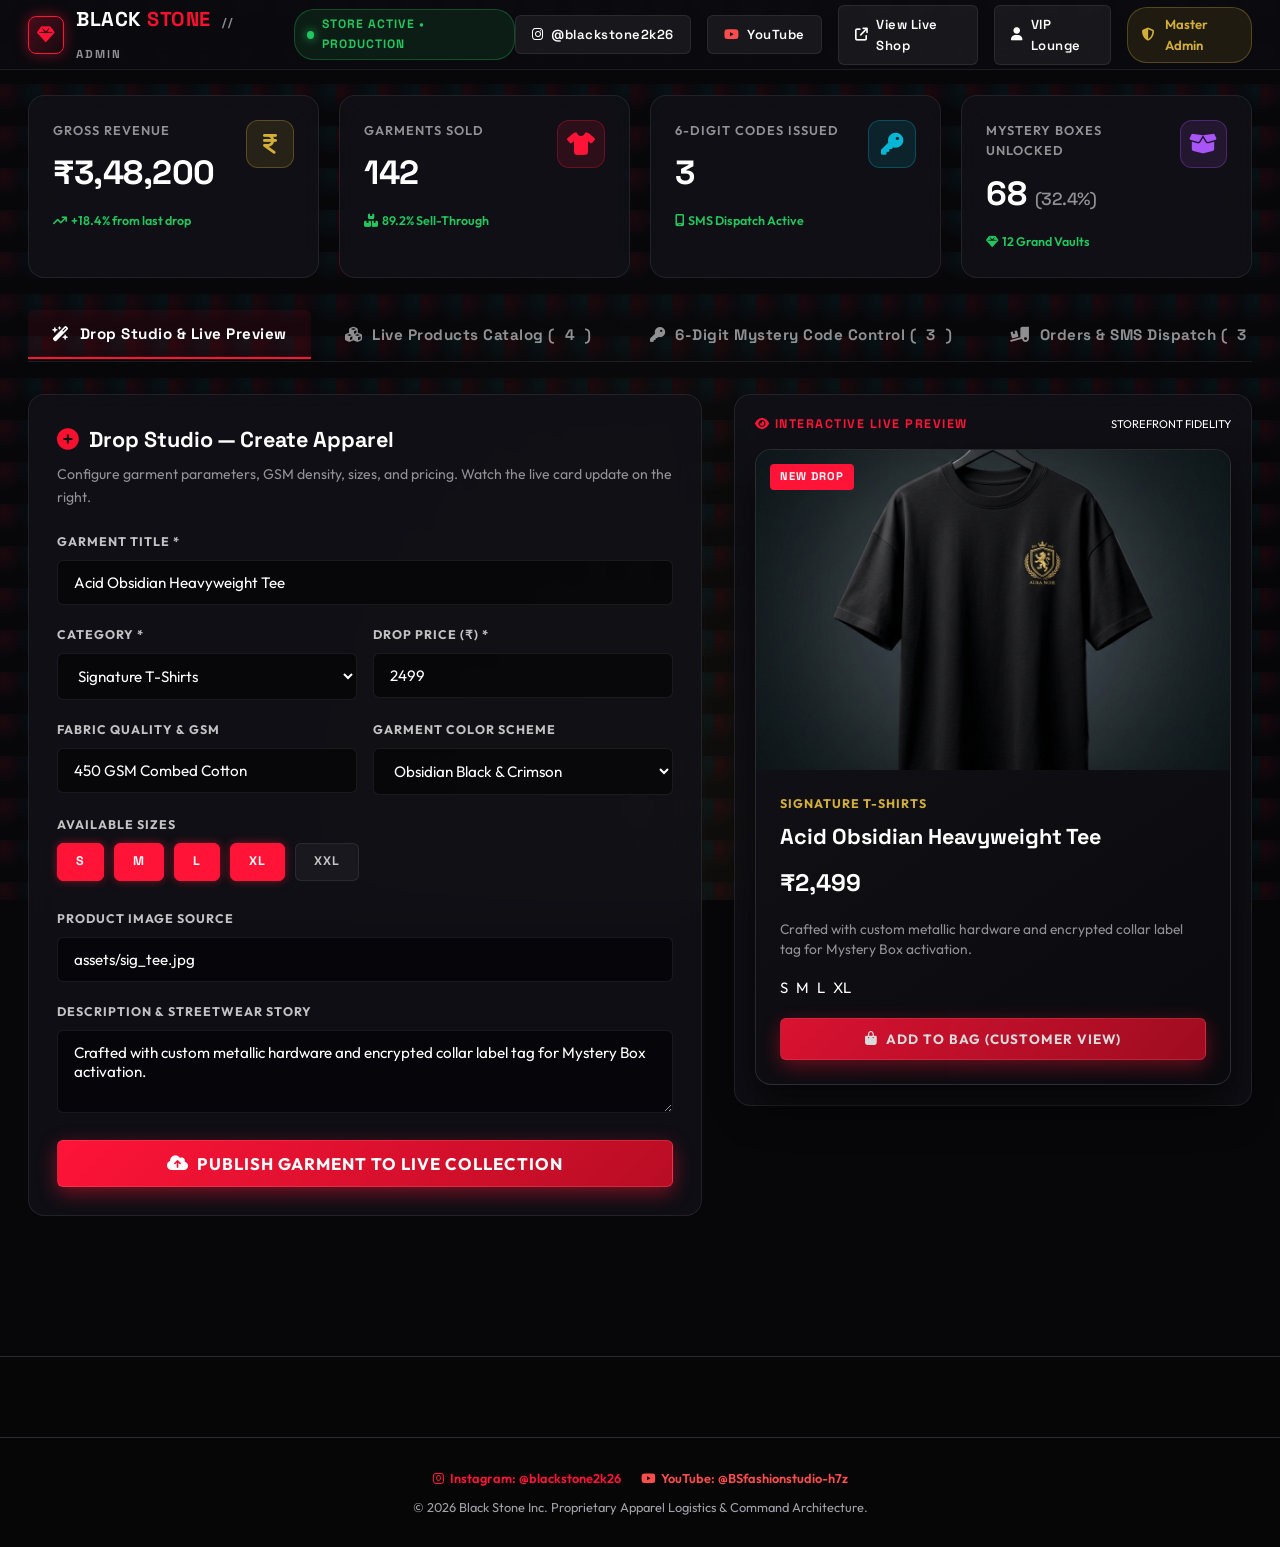
<file: admin.html>
<!DOCTYPE html>
<html lang="en">
<head>
    <meta charset="UTF-8">
    <meta name="viewport" content="width=device-width, initial-scale=1.0">
    <title>Command Center & Drop Studio — Black Stone Admin</title>
    <meta name="description" content="Black Stone Admin Command Center: Drop studio, 6-digit Mystery Box code generator & audit, real-time sales metrics, and order dispatch.">
    <link rel="preconnect" href="https://fonts.googleapis.com">
    <link rel="preconnect" href="https://fonts.gstatic.com" crossorigin>
    <link href="https://fonts.googleapis.com/css2?family=Outfit:wght@300;400;500;600;700&family=Space+Grotesk:wght@500;600;700;800&family=Courier+Prime:wght@700&display=swap" rel="stylesheet">
    <link rel="stylesheet" href="https://cdnjs.cloudflare.com/ajax/libs/font-awesome/6.4.0/css/all.min.css">
    <link rel="stylesheet" href="style.css">
    <link rel="stylesheet" href="admin.css">
</head>
<body class="admin-body">

    <!-- Admin Fixed Topbar -->
    <header class="admin-topbar">
        <div style="display: flex; align-items: center; gap: 20px;">
            <a href="index.html" class="admin-logo-lockup">
                <div class="admin-logo-icon"><i class="fa-solid fa-gem"></i></div>
                <div class="admin-logo-text">BLACK <span class="red-text gold-text">STONE</span> <span style="font-size: 0.72rem; color: var(--admin-muted); letter-spacing: 2px; margin-left: 6px;">// ADMIN</span></div>
            </a>
            <div class="admin-sys-status">
                <span class="status-pulsing-dot"></span>
                <span>STORE ACTIVE • PRODUCTION</span>
            </div>
        </div>

        <div class="admin-topbar-actions">
            <a href="https://www.instagram.com/blackstone2k26?dlrf=MTh5OWppcThoNW05Yw==" target="_blank" rel="noopener noreferrer" class="btn-admin-action" title="Official Instagram">
                <i class="fa-brands fa-instagram"></i> <span>@blackstone2k26</span>
            </a>
            <a href="http://www.youtube.com/@BSfashionstudio-h7z" target="_blank" rel="noopener noreferrer" class="btn-admin-action" title="YouTube Channel">
                <i class="fa-brands fa-youtube" style="color:#ff4d4d;"></i> <span>YouTube</span>
            </a>
            <a href="index.html#shop" class="btn-admin-action" target="_blank">
                <i class="fa-solid fa-arrow-up-right-from-square"></i> <span>View Live Shop</span>
            </a>
            <a href="user.html" class="btn-admin-action">
                <i class="fa-solid fa-user"></i> <span>VIP Lounge</span>
            </a>
            <div class="admin-profile-pill">
                <i class="fa-solid fa-shield-halved"></i>
                <span>Master Admin</span>
            </div>
        </div>
    </header>

    <!-- Main Command Wrap -->
    <main class="admin-main-wrap">

        <!-- Top KPI Metric Cards -->
        <section class="admin-kpi-grid">
            <div class="admin-kpi-card">
                <div>
                    <div class="admin-kpi-label">Gross Revenue</div>
                    <div class="admin-kpi-value" id="kpiRevenue">₹3,48,200</div>
                    <div class="admin-kpi-delta"><i class="fa-solid fa-arrow-trend-up"></i> +18.4% from last drop</div>
                </div>
                <div class="admin-kpi-icon gold"><i class="fa-solid fa-indian-rupee-sign"></i></div>
            </div>

            <div class="admin-kpi-card">
                <div>
                    <div class="admin-kpi-label">Garments Sold</div>
                    <div class="admin-kpi-value" id="kpiSold">142</div>
                    <div class="admin-kpi-delta"><i class="fa-solid fa-boxes-stacked"></i> 89.2% Sell-Through</div>
                </div>
                <div class="admin-kpi-icon red"><i class="fa-solid fa-shirt"></i></div>
            </div>

            <div class="admin-kpi-card">
                <div>
                    <div class="admin-kpi-label">6-Digit Codes Issued</div>
                    <div class="admin-kpi-value" id="kpiCodes">210</div>
                    <div class="admin-kpi-delta"><i class="fa-solid fa-mobile-screen"></i> SMS Dispatch Active</div>
                </div>
                <div class="admin-kpi-icon cyan"><i class="fa-solid fa-key"></i></div>
            </div>

            <div class="admin-kpi-card">
                <div>
                    <div class="admin-kpi-label">Mystery Boxes Unlocked</div>
                    <div class="admin-kpi-value" id="kpiVault">68 <span style="font-size: 1.1rem; color: var(--admin-muted); font-weight: 500;">(32.4%)</span></div>
                    <div class="admin-kpi-delta"><i class="fa-solid fa-gem"></i> 12 Grand Vaults</div>
                </div>
                <div class="admin-kpi-icon purple"><i class="fa-solid fa-box-open"></i></div>
            </div>
        </section>

        <!-- Navigation Ribbon -->
        <nav class="admin-nav-ribbon">
            <button class="admin-tab-btn active" onclick="switchAdminTab('studio')">
                <i class="fa-solid fa-wand-magic-sparkles"></i> Drop Studio & Live Preview
            </button>
            <button class="admin-tab-btn" onclick="switchAdminTab('inventory')">
                <i class="fa-solid fa-cubes"></i> Live Products Catalog (<span id="tabCountProducts">6</span>)
            </button>
            <button class="admin-tab-btn" onclick="switchAdminTab('codes')">
                <i class="fa-solid fa-key"></i> 6-Digit Mystery Code Control (<span id="tabCountCodes">0</span>)
            </button>
            <button class="admin-tab-btn" onclick="switchAdminTab('orders')">
                <i class="fa-solid fa-truck-ramp-box"></i> Orders & SMS Dispatch (<span id="tabCountOrders">0</span>)
            </button>
        </nav>

        <!-- TAB 1: DROP STUDIO & REAL-TIME PREVIEW -->
        <div class="admin-tab-panel active" id="admin-studio">
            <div class="drop-studio-grid">
                <!-- Form Column -->
                <div class="admin-panel-card">
                    <h2 class="admin-panel-title"><i class="fa-solid fa-plus-circle red-text"></i> Drop Studio — Create Apparel</h2>
                    <p class="admin-panel-desc">Configure garment parameters, GSM density, sizes, and pricing. Watch the live card update on the right.</p>

                    <form id="productDropForm" onsubmit="handlePublishProduct(event)">
                        <div class="admin-form-group">
                            <label>Garment Title *</label>
                            <input type="text" id="dropTitle" class="admin-input" placeholder="e.g. Acid Obsidian Heavyweight Tee" value="Acid Obsidian Heavyweight Tee" required oninput="updateLivePreview()">
                        </div>

                        <div class="admin-form-row">
                            <div class="admin-form-group">
                                <label>Category *</label>
                                <select id="dropCategory" class="admin-input" onchange="updateLivePreview()">
                                    <option value="T-Shirts">Signature T-Shirts</option>
                                    <option value="Hoodies">French Terry Hoodies</option>
                                    <option value="Limited">Limited Drop Release</option>
                                    <option value="Pants">Luxury Cargo / Trousers</option>
                                </select>
                            </div>
                            <div class="admin-form-group">
                                <label>Drop Price (₹) *</label>
                                <input type="number" id="dropPrice" class="admin-input" placeholder="2499" value="2499" required oninput="updateLivePreview()">
                            </div>
                        </div>

                        <div class="admin-form-row">
                            <div class="admin-form-group">
                                <label>Fabric Quality & GSM</label>
                                <input type="text" id="dropFabric" class="admin-input" placeholder="e.g. 450 GSM French Terry" value="450 GSM Combed Cotton" oninput="updateLivePreview()">
                            </div>
                            <div class="admin-form-group">
                                <label>Garment Color Scheme</label>
                                <select id="dropColor" class="admin-input" onchange="updateLivePreview()">
                                    <option value="Obsidian Black">Obsidian Black & Crimson</option>
                                    <option value="Washed Slate">Washed Slate Gray</option>
                                    <option value="Blood Red">Deep Blood Red</option>
                                    <option value="Gold Accent">Imperial Gold & Jet</option>
                                </select>
                            </div>
                        </div>

                        <div class="admin-form-group">
                            <label>Available Sizes</label>
                            <div class="size-checkbox-group">
                                <label class="size-chip-label selected" onclick="toggleSizeSelect(this)">
                                    <input type="checkbox" checked value="S"> S
                                </label>
                                <label class="size-chip-label selected" onclick="toggleSizeSelect(this)">
                                    <input type="checkbox" checked value="M"> M
                                </label>
                                <label class="size-chip-label selected" onclick="toggleSizeSelect(this)">
                                    <input type="checkbox" checked value="L"> L
                                </label>
                                <label class="size-chip-label selected" onclick="toggleSizeSelect(this)">
                                    <input type="checkbox" checked value="XL"> XL
                                </label>
                                <label class="size-chip-label" onclick="toggleSizeSelect(this)">
                                    <input type="checkbox" value="XXL"> XXL
                                </label>
                            </div>
                        </div>

                        <div class="admin-form-group">
                            <label>Product Image Source</label>
                            <input type="text" id="dropImage" class="admin-input" placeholder="assets/sig_tee.jpg or image URL" value="assets/sig_tee.jpg" oninput="updateLivePreview()">
                        </div>

                        <div class="admin-form-group">
                            <label>Description & Streetwear Story</label>
                            <textarea id="dropDesc" class="admin-input" rows="3" placeholder="Crafted with custom metallic hardware and encrypted collar label tag for Mystery Box activation." oninput="updateLivePreview()">Crafted with custom metallic hardware and encrypted collar label tag for Mystery Box activation.</textarea>
                        </div>

                        <button type="submit" class="btn btn-gold w-100 py-3" style="font-size: 1.05rem;">
                            <i class="fa-solid fa-cloud-arrow-up me-2"></i> Publish Garment to Live Collection
                        </button>
                    </form>
                </div>

                <!-- Sticky Live Preview Column -->
                <div class="live-preview-sticky">
                    <div class="admin-panel-card" style="padding: 20px;">
                        <div style="display: flex; justify-content: space-between; align-items: center; margin-bottom: 14px;">
                            <span style="font-size: 0.78rem; text-transform: uppercase; font-family: var(--font-heading); letter-spacing: 1.5px; color: var(--admin-red); font-weight: 700;">
                                <i class="fa-solid fa-eye me-1"></i> Interactive Live Preview
                            </span>
                            <span class="status-chip delivered" style="font-size: 0.7rem;">STOREFRONT FIDELITY</span>
                        </div>

                        <div class="preview-card-box">
                            <div class="preview-card-image-wrap">
                                <span class="preview-badge-live" id="previewBadgeText">NEW DROP</span>
                                <img src="assets/sig_tee.jpg" id="previewImg" class="preview-card-img" alt="Product Preview" onerror="this.src='assets/mystery_box.png'">
                            </div>
                            <div class="preview-card-body">
                                <div class="preview-card-cat" id="previewCategory">SIGNATURE T-SHIRTS</div>
                                <h3 class="preview-card-title" id="previewTitle">Acid Obsidian Heavyweight Tee</h3>
                                <div class="preview-card-price" id="previewPrice">₹2,499</div>
                                <p style="color: var(--admin-muted); font-size: 0.86rem; margin: 0 0 16px 0; line-height: 1.5;" id="previewDesc">
                                    Crafted with custom metallic hardware and encrypted collar label tag for Mystery Box activation.
                                </p>
                                <div style="display: flex; gap: 8px; margin-bottom: 18px;" id="previewSizesRow">
                                    <span class="status-chip shipped">S</span>
                                    <span class="status-chip shipped">M</span>
                                    <span class="status-chip shipped">L</span>
                                    <span class="status-chip shipped">XL</span>
                                </div>
                                <button class="btn btn-gold w-100 py-2" type="button" disabled style="opacity: 0.85;">
                                    <i class="fa-solid fa-bag-shopping me-1"></i> Add to Bag (Customer View)
                                </button>
                            </div>
                        </div>
                    </div>
                </div>
            </div>
        </div>

        <!-- TAB 2: LIVE PRODUCTS CATALOG -->
        <div class="admin-tab-panel" id="admin-inventory">
            <div class="panel-section-header">
                <div>
                    <h2 class="admin-panel-title"><i class="fa-solid fa-boxes-stacked gold-text"></i> Live Product Inventory</h2>
                    <p class="admin-panel-desc">Manage stock status, pricing, and remove archived drops.</p>
                </div>
                <button class="btn btn-gold btn-sm" onclick="switchAdminTab('studio')">
                    <i class="fa-solid fa-plus-circle me-1"></i> Add New Drop
                </button>
            </div>

            <div class="admin-table-container">
                <table class="admin-data-table">
                    <thead>
                        <tr>
                            <th>Thumbnail</th>
                            <th>Garment Title</th>
                            <th>Category</th>
                            <th>Price</th>
                            <th>Stock Status</th>
                            <th>Mystery Code Support</th>
                            <th>Actions</th>
                        </tr>
                    </thead>
                    <tbody id="inventoryTableBody">
                        <!-- Populated via JS -->
                    </tbody>
                </table>
            </div>
        </div>

        <!-- TAB 3: 6-DIGIT CODE COMMAND & INSPECTOR -->
        <div class="admin-tab-panel" id="admin-codes">
            <!-- Inspector Card -->
            <div class="inspector-search-card">
                <div style="display: flex; justify-content: space-between; align-items: center; margin-bottom: 12px; flex-wrap: wrap; gap: 10px;">
                    <div>
                        <h2 style="font-family: var(--font-heading); margin: 0 0 4px 0; font-size: 1.4rem;">
                            <i class="fa-solid fa-magnifying-glass red-text me-2"></i> Real-Time 6-Digit Code Inspector
                        </h2>
                        <p style="color: var(--admin-muted); margin: 0; font-size: 0.9rem;">
                            Look up any customer's 6-digit code instantly to verify validity, redemption status, order assignment, and rarity tier.
                        </p>
                    </div>
                    <button class="btn btn-secondary btn-sm" onclick="generateBatchCodesModal()">
                        <i class="fa-solid fa-wand-magic-sparkles me-1"></i> Generate Standalone Code
                    </button>
                </div>

                <div class="inspector-input-row">
                    <input type="text" id="inspectorCodeInput" class="inspector-input" placeholder="ENTER 6 DIGITS (e.g. 849201)" maxlength="6" inputmode="numeric">
                    <button class="btn btn-gold px-4" onclick="inspectCodeAction()">
                        <i class="fa-solid fa-fingerprint me-2"></i> Inspect Code
                    </button>
                </div>

                <!-- Live Inspection Result -->
                <div id="inspectorResultPanel" class="inspector-result-panel">
                    <!-- Populated dynamically via JS -->
                </div>
            </div>

            <!-- Codes Audit Table -->
            <div class="panel-section-header">
                <div>
                    <h2 class="admin-panel-title"><i class="fa-solid fa-list-check"></i> Master 6-Digit Code Audit Table</h2>
                    <p class="admin-panel-desc">All codes generated across customer checkout and direct VIP promotional issuances.</p>
                </div>
            </div>

            <div class="admin-table-container">
                <table class="admin-data-table">
                    <thead>
                        <tr>
                            <th>6-Digit Code</th>
                            <th>Order ID</th>
                            <th>Garment / Campaign</th>
                            <th>Rarity Drop</th>
                            <th>Status</th>
                            <th>Timestamp</th>
                            <th>Actions</th>
                        </tr>
                    </thead>
                    <tbody id="codesTableBody">
                        <!-- Populated via JS -->
                    </tbody>
                </table>
            </div>
        </div>

        <!-- TAB 4: ORDERS & SMS DISPATCH -->
        <div class="admin-tab-panel" id="admin-orders">
            <div class="panel-section-header">
                <div>
                    <h2 class="admin-panel-title"><i class="fa-solid fa-truck-fast red-text"></i> Order Fulfillment & SMS Center</h2>
                    <p class="admin-panel-desc">Monitor garment deliveries, track customer mobile numbers, and dispatch 6-digit code notifications.</p>
                </div>
            </div>

            <div class="admin-table-container">
                <table class="admin-data-table">
                    <thead>
                        <tr>
                            <th>Order ID</th>
                            <th>Customer Mobile</th>
                            <th>Purchased Garment</th>
                            <th>Attached 6-Digit Code</th>
                            <th>Order Total</th>
                            <th>Fulfillment Status</th>
                            <th>SMS Dispatch</th>
                        </tr>
                    </thead>
                    <tbody id="ordersTableBody">
                        <!-- Populated via JS -->
                    </tbody>
                </table>
            </div>
        </div>

    </main>

    <!-- Footer -->
    <footer class="main-footer" style="margin-top: 80px;">
        <div class="container footer-bottom text-center">
            <p style="margin-bottom: 8px; display: flex; justify-content: center; gap: 20px; flex-wrap: wrap;">
                <a href="https://www.instagram.com/blackstone2k26?dlrf=MTh5OWppcThoNW05Yw==" target="_blank" rel="noopener noreferrer" style="color: var(--admin-red); text-decoration: none; font-weight: 600; display: inline-flex; align-items: center; gap: 6px;">
                    <i class="fa-brands fa-instagram"></i> Instagram: @blackstone2k26
                </a>
                <a href="http://www.youtube.com/@BSfashionstudio-h7z" target="_blank" rel="noopener noreferrer" style="color: #ff4d4d; text-decoration: none; font-weight: 600; display: inline-flex; align-items: center; gap: 6px;">
                    <i class="fa-brands fa-youtube"></i> YouTube: @BSfashionstudio-h7z
                </a>
            </p>
            <p>&copy; 2026 Black Stone Inc. Proprietary Apparel Logistics &amp; Command Architecture.</p>
        </div>
    </footer>

    <!-- Scripts -->
    <script src="app.js"></script>
    <script>
        /* ==========================================================================
           BLACK STONE ADMIN COMMAND CONTROLLER
           ========================================================================== */

        function switchAdminTab(tabId) {
            document.querySelectorAll('.admin-tab-btn').forEach(btn => btn.classList.remove('active'));
            document.querySelectorAll('.admin-tab-panel').forEach(panel => panel.classList.remove('active'));

            const target = document.getElementById('admin-' + tabId);
            if (target) target.classList.add('active');

            const buttons = document.querySelectorAll('.admin-tab-btn');
            if (tabId === 'studio') buttons[0]?.classList.add('active');
            if (tabId === 'inventory') buttons[1]?.classList.add('active');
            if (tabId === 'codes') buttons[2]?.classList.add('active');
            if (tabId === 'orders') buttons[3]?.classList.add('active');
        }

        // Interactive Live Preview
        function updateLivePreview() {
            const title = document.getElementById('dropTitle').value || 'Garment Title';
            const category = document.getElementById('dropCategory').value.toUpperCase();
            const price = document.getElementById('dropPrice').value || '0';
            const fabric = document.getElementById('dropFabric').value || '';
            const desc = document.getElementById('dropDesc').value || '';
            const img = document.getElementById('dropImage').value || 'assets/sig_tee.jpg';

            document.getElementById('previewTitle').textContent = title;
            document.getElementById('previewCategory').textContent = category + (fabric ? ` • ${fabric}` : '');
            document.getElementById('previewPrice').textContent = '₹' + Number(price).toLocaleString('en-IN');
            document.getElementById('previewDesc').textContent = desc;
            document.getElementById('previewImg').src = img;
        }

        function toggleSizeSelect(el) {
            el.classList.toggle('selected');
            const checkbox = el.querySelector('input');
            if (checkbox) checkbox.checked = el.classList.contains('selected');
        }

        // Publish New Garment Product
        function handlePublishProduct(e) {
            e.preventDefault();
            const title = document.getElementById('dropTitle').value.trim();
            const category = document.getElementById('dropCategory').value;
            const price = Number(document.getElementById('dropPrice').value);
            const fabric = document.getElementById('dropFabric').value.trim();
            const color = document.getElementById('dropColor').value;
            const image = document.getElementById('dropImage').value.trim() || 'assets/sig_tee.jpg';
            const desc = document.getElementById('dropDesc').value.trim();

            const selectedSizes = Array.from(document.querySelectorAll('.size-chip-label.selected input')).map(i => i.value);

            let catalog = [];
            try {
                catalog = JSON.parse(localStorage.getItem('blackstone_custom_products') || '[]');
            } catch(err) { catalog = []; }

            const newProduct = {
                id: 'bs-drop-' + Date.now(),
                title: title,
                category: category,
                price: price,
                fabric: fabric,
                color: color,
                sizes: selectedSizes,
                image: image,
                desc: desc,
                inStock: true,
                date: new Date().toLocaleDateString()
            };

            catalog.unshift(newProduct);
            localStorage.setItem('blackstone_custom_products', JSON.stringify(catalog));

            if (window.bsAudio) bsAudio.playSuccess();
            alert(`✅ "${title}" has been published to the Black Stone storefront!`);
            loadAdminInventory();
            switchAdminTab('inventory');
        }

        // Load Live Inventory
        function loadAdminInventory() {
            let catalog = [];
            try {
                catalog = JSON.parse(localStorage.getItem('blackstone_custom_products') || '[]');
            } catch(e) { catalog = []; }

            // Default fallback products if empty
            if (catalog.length === 0) {
                catalog = [
                    { id: 'p1', title: 'Black Lizard 3D Heavyweight Tee', category: 'Signature T-Shirts', price: 2499, inStock: true, image: 'assets/sig_tee.jpg' },
                    { id: 'p2', title: 'Obsidian Void 450GSM French Terry Hoodie', category: 'French Terry Hoodies', price: 4299, inStock: true, image: 'assets/mystery_box.png' },
                    { id: 'p3', title: 'Minimalist Monogram Stone Boxy Fit', category: 'Signature T-Shirts', price: 2199, inStock: true, image: 'assets/tee_obsidian.jpg' },
                    { id: 'p4', title: 'Acid Wash Underground Street Jogger', category: 'Luxury Cargo / Trousers', price: 3499, inStock: false, image: 'assets/sig_tee.jpg' }
                ];
                localStorage.setItem('blackstone_custom_products', JSON.stringify(catalog));
            }

            document.getElementById('tabCountProducts').textContent = catalog.length;

            const tbody = document.getElementById('inventoryTableBody');
            if (tbody) {
                tbody.innerHTML = catalog.map((p, idx) => `
                    <tr>
                        <td>
                            <img src="${p.image || 'assets/sig_tee.jpg'}" style="width: 48px; height: 48px; object-fit: cover; border-radius: 6px; border: 1px solid var(--admin-card-border);" onerror="this.src='assets/mystery_box.png'">
                        </td>
                        <td>
                            <strong>${p.title}</strong>
                        </td>
                        <td><span style="color: var(--admin-muted);">${p.category}</span></td>
                        <td><strong>₹${Number(p.price).toLocaleString('en-IN')}</strong></td>
                        <td>
                            <button class="status-chip ${p.inStock ? 'delivered' : 'shipped'}" onclick="toggleProductStock(${idx})" style="cursor: pointer; border: none;">
                                <i class="fa-solid ${p.inStock ? 'fa-check' : 'fa-xmark'}"></i>
                                ${p.inStock ? 'IN STOCK' : 'SOLD OUT'}
                            </button>
                        </td>
                        <td>
                            <span class="status-chip delivered"><i class="fa-solid fa-key"></i> 6-DIGIT ENABLED</span>
                        </td>
                        <td>
                            <button class="btn-table-action danger" onclick="deleteProduct(${idx})" title="Delete Garment">
                                <i class="fa-solid fa-trash"></i>
                            </button>
                        </td>
                    </tr>
                `).join('');
            }
        }

        function toggleProductStock(idx) {
            let catalog = JSON.parse(localStorage.getItem('blackstone_custom_products') || '[]');
            if (catalog[idx]) {
                catalog[idx].inStock = !catalog[idx].inStock;
                localStorage.setItem('blackstone_custom_products', JSON.stringify(catalog));
                loadAdminInventory();
            }
        }

        function deleteProduct(idx) {
            if (!confirm('Are you sure you want to remove this garment drop?')) return;
            let catalog = JSON.parse(localStorage.getItem('blackstone_custom_products') || '[]');
            catalog.splice(idx, 1);
            localStorage.setItem('blackstone_custom_products', JSON.stringify(catalog));
            loadAdminInventory();
        }

        // 6-Digit Code Inspector Tool
        function inspectCodeAction() {
            const input = document.getElementById('inspectorCodeInput');
            const code = input.value.trim();
            const panel = document.getElementById('inspectorResultPanel');

            if (!/^\d{6}$/.test(code)) {
                alert('Please enter a valid 6-digit numeric code.');
                return;
            }

            let storedCodes = [];
            try {
                storedCodes = JSON.parse(localStorage.getItem('blackstone_mystery_codes') || '[]');
            } catch(e) { storedCodes = []; }

            const match = storedCodes.find(c => c.code === code);

            panel.style.display = 'block';
            if (match) {
                panel.innerHTML = `
                    <div style="display: flex; justify-content: space-between; align-items: center; border-bottom: 1px solid var(--admin-card-border); padding-bottom: 12px; margin-bottom: 14px;">
                        <div style="display: flex; align-items: center; gap: 12px;">
                            <span style="font-family: var(--font-heading); font-size: 1.6rem; font-weight: 800; color: var(--admin-gold); letter-spacing: 2px;">
                                ${match.code}
                            </span>
                            <span class="status-chip ${match.used ? 'shipped' : 'delivered'}">
                                ${match.used ? 'REDEEMED IN VAULT' : 'ACTIVE / UNUSED'}
                            </span>
                        </div>
                        <span class="vip-badge-pill gold">${(match.rarity || 'RARE').toUpperCase()} TIER</span>
                    </div>

                    <div style="display: grid; grid-template-columns: repeat(auto-fit, minmax(200px, 1fr)); gap: 14px; font-size: 0.88rem;">
                        <div><strong style="color: var(--admin-muted);">Attached Order:</strong> ${match.orderId || '#BS-DIRECT'}</div>
                        <div><strong style="color: var(--admin-muted);">Garment Title:</strong> ${match.garment || 'Black Stone Heavyweight'}</div>
                        <div><strong style="color: var(--admin-muted);">Issued Timestamp:</strong> ${new Date(match.timestamp || Date.now()).toLocaleString()}</div>
                    </div>

                    <div style="margin-top: 16px; display: flex; gap: 10px;">
                        <button class="btn btn-secondary btn-sm" onclick="sendSimulatedSms('${match.code}', '+91 98765 43210')">
                            <i class="fa-solid fa-paper-plane me-1"></i> Resend Simulated SMS
                        </button>
                    </div>
                `;
            } else {
                panel.innerHTML = `
                    <div style="display: flex; justify-content: space-between; align-items: center;">
                        <div>
                            <span style="color: var(--admin-gold); font-family: var(--font-heading); font-size: 1.4rem; font-weight: 800;">${code}</span>
                            <p style="color: var(--admin-muted); margin: 4px 0 0; font-size: 0.88rem;">This 6-digit code has not been issued to any customer yet, but qualifies as a valid numeric format.</p>
                        </div>
                        <button class="btn btn-gold btn-sm" onclick="registerStandaloneCode('${code}')">
                            <i class="fa-solid fa-plus-circle me-1"></i> Register This Code Now
                        </button>
                    </div>
                `;
            }
        }

        function registerStandaloneCode(code) {
            let storedCodes = [];
            try {
                storedCodes = JSON.parse(localStorage.getItem('blackstone_mystery_codes') || '[]');
            } catch(e) { storedCodes = []; }

            storedCodes.unshift({
                code: code,
                orderId: '#BS-DIRECT-' + Math.floor(1000 + Math.random() * 9000),
                garment: 'Promotional VIP Giveaway Chest',
                rarity: 'legendary',
                used: false,
                timestamp: Date.now()
            });

            localStorage.setItem('blackstone_mystery_codes', JSON.stringify(storedCodes));
            inspectCodeAction();
            loadAdminCodesAndOrders();
            alert(`Code ${code} registered successfully as a Legendary VIP Code!`);
        }

        // Generate Standalone Modal
        function generateBatchCodesModal() {
            const code = Math.floor(100000 + Math.random() * 900000).toString();
            registerStandaloneCode(code);
            document.getElementById('inspectorCodeInput').value = code;
        }

        // Load Codes & Orders
        function loadAdminCodesAndOrders() {
            let storedCodes = [];
            try {
                storedCodes = JSON.parse(localStorage.getItem('blackstone_mystery_codes') || '[]');
            } catch(e) { storedCodes = []; }

            if (storedCodes.length === 0) {
                storedCodes = [
                    { code: '849201', orderId: '#BS-90210', garment: 'Obsidian 450GSM Heavyweight Tee', rarity: 'legendary', used: false, timestamp: Date.now() - 3600000 },
                    { code: '620194', orderId: '#BS-89412', garment: 'Black Lizard Graphic Acid Hoodie', rarity: 'epic', used: false, timestamp: Date.now() - 86400000 },
                    { code: '315782', orderId: '#BS-78119', garment: 'Minimalist Signature Stone Tee', rarity: 'rare', used: true, timestamp: Date.now() - 259200000 }
                ];
                localStorage.setItem('blackstone_mystery_codes', JSON.stringify(storedCodes));
            }

            document.getElementById('tabCountCodes').textContent = storedCodes.length;
            document.getElementById('tabCountOrders').textContent = storedCodes.length;
            document.getElementById('kpiCodes').textContent = storedCodes.length;

            // Audit Table
            const tbodyCodes = document.getElementById('codesTableBody');
            if (tbodyCodes) {
                tbodyCodes.innerHTML = storedCodes.map(c => `
                    <tr>
                        <td>
                            <strong style="font-family: var(--font-mono); font-size: 1.1rem; color: var(--admin-gold); letter-spacing: 2px;">
                                ${c.code}
                            </strong>
                        </td>
                        <td>${c.orderId}</td>
                        <td>${c.garment || 'Black Stone Garment'}</td>
                        <td><span class="status-chip ${c.rarity === 'legendary' ? 'delivered' : 'shipped'}">${(c.rarity || 'RARE').toUpperCase()}</span></td>
                        <td>
                            <span class="status-chip ${c.used ? 'shipped' : 'delivered'}">
                                ${c.used ? 'REDEEMED' : 'ACTIVE'}
                            </span>
                        </td>
                        <td style="color: var(--admin-muted); font-size: 0.82rem;">${new Date(c.timestamp || Date.now()).toLocaleDateString()}</td>
                        <td>
                            <button class="btn-table-action" onclick="sendSimulatedSms('${c.code}', '+91 98765 43210')" title="Resend SMS">
                                <i class="fa-solid fa-paper-plane"></i>
                            </button>
                        </td>
                    </tr>
                `).join('');
            }

            // Orders Table
            const tbodyOrders = document.getElementById('ordersTableBody');
            if (tbodyOrders) {
                tbodyOrders.innerHTML = storedCodes.map(o => `
                    <tr>
                        <td><strong class="gold-text">${o.orderId}</strong></td>
                        <td>+91 98765 43210</td>
                        <td>${o.garment || 'Heavyweight Streetwear'}</td>
                        <td><span style="font-family: var(--font-mono); font-weight: 700; color: var(--admin-gold);">${o.code}</span></td>
                        <td>₹2,499</td>
                        <td>
                            <select class="admin-input" style="padding: 4px 8px; font-size: 0.78rem; width: auto;" onchange="alert('Order status updated!')">
                                <option ${o.used ? 'selected' : ''}>Delivered</option>
                                <option ${!o.used ? 'selected' : ''}>Dispatched</option>
                                <option>Processing</option>
                            </select>
                        </td>
                        <td>
                            <button class="btn-table-action" onclick="sendSimulatedSms('${o.code}', '+91 98765 43210')">
                                <i class="fa-solid fa-mobile-screen"></i> Resend SMS
                            </button>
                        </td>
                    </tr>
                `).join('');
            }
        }

        function sendSimulatedSms(code, phone) {
            if (window.bsAudio) bsAudio.playSuccess();
            alert(`📱 [SMS DISPATCHED]\nTo: ${phone}\nMessage: "Your Black Stone Mystery Box 6-digit verification code is: ${code}. Enter it on our website Mystery Box lounge to unlock your reward."`);
        }

        window.addEventListener('DOMContentLoaded', () => {
            loadAdminInventory();
            loadAdminCodesAndOrders();
        });
    </script>
</body>
</html>
</file>
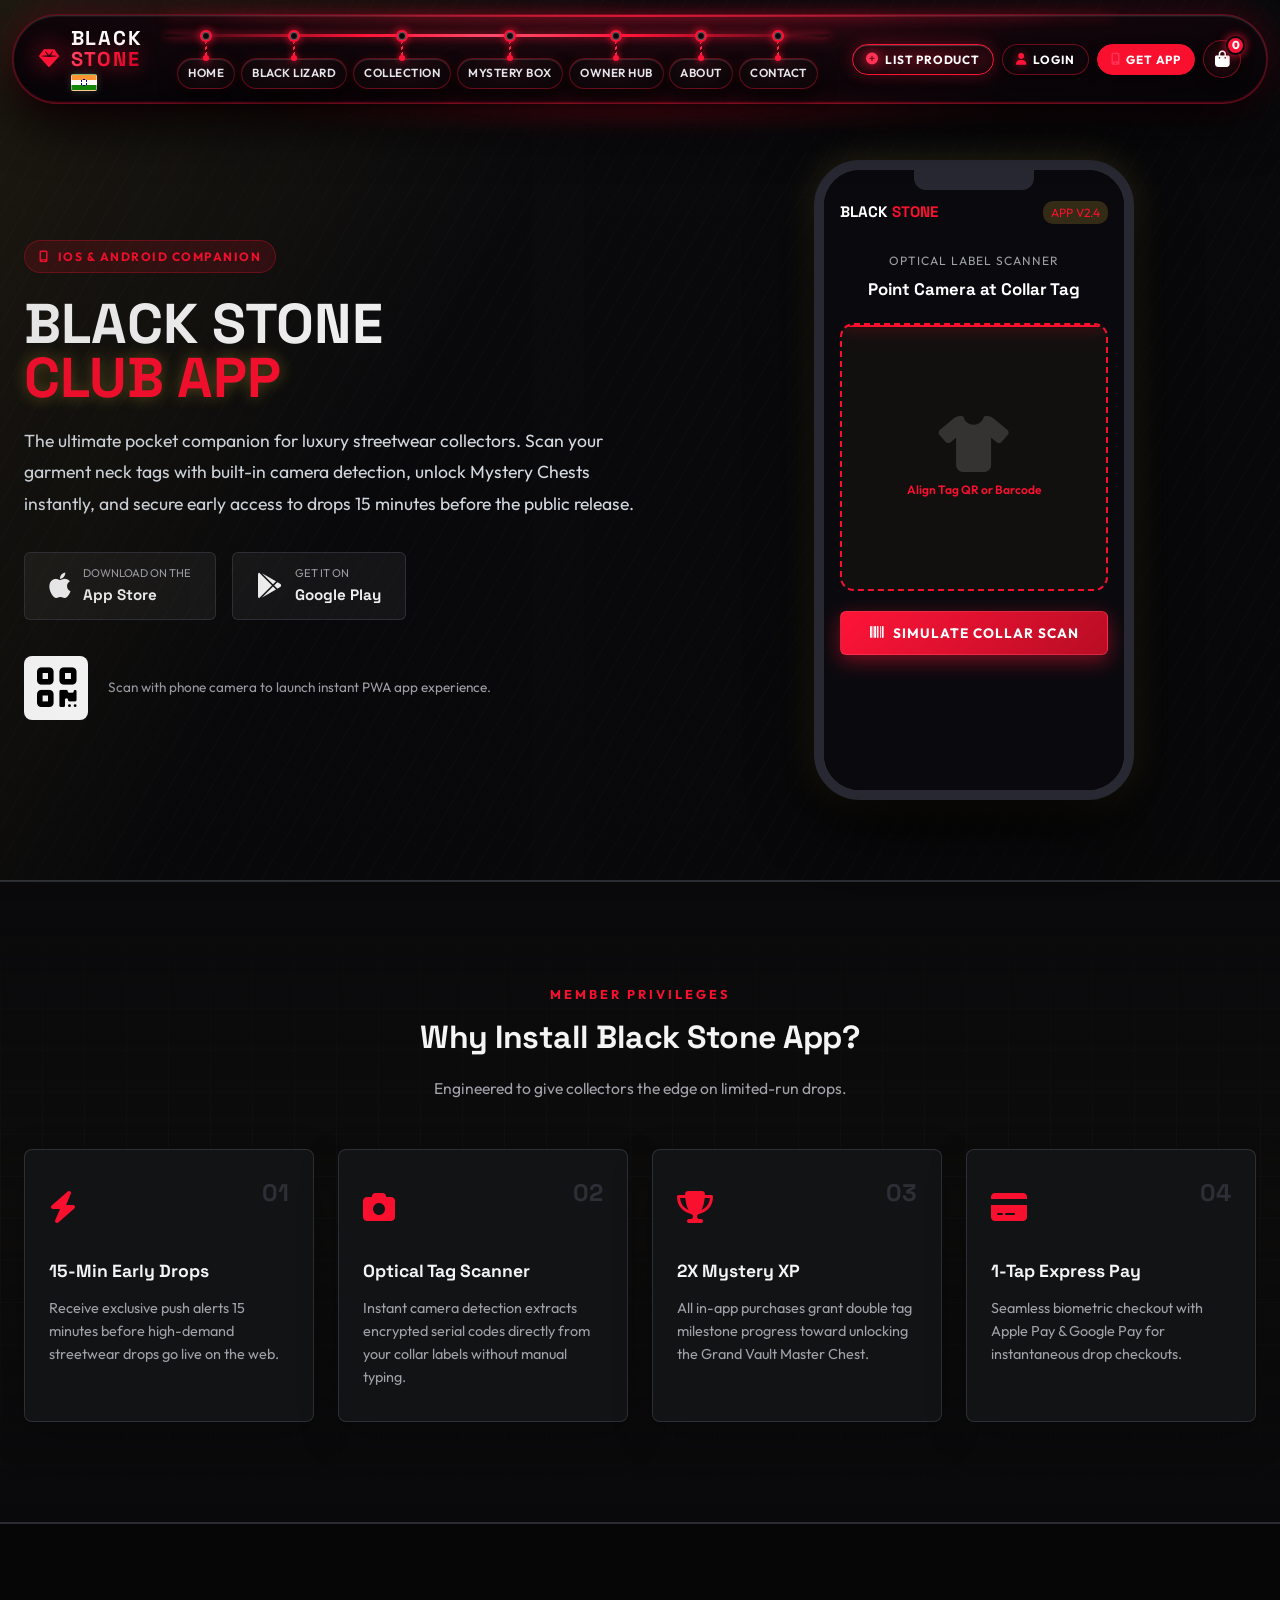
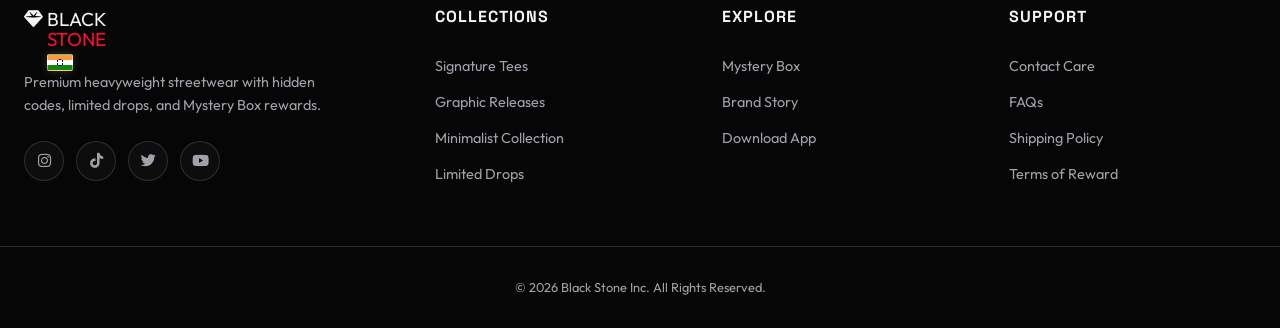
<file: app.html>
<!DOCTYPE html>
<html lang="en">
<head>
    <meta charset="UTF-8">
    <meta name="viewport" content="width=device-width, initial-scale=1.0">
    <title>Black Stone Mobile App — Scan, Shop & Unlock</title>
    <meta name="description" content="Experience the Black Stone iOS & Android companion app. Instant collar label scanning, early drop access, and Mystery Box rewards.">
    <link rel="preconnect" href="https://fonts.googleapis.com">
    <link rel="preconnect" href="https://fonts.gstatic.com" crossorigin>
    <link href="https://fonts.googleapis.com/css2?family=Outfit:wght@300;400;500;600;700&family=Space+Grotesk:wght@500;700&display=swap" rel="stylesheet">
    <link rel="stylesheet" href="https://cdnjs.cloudflare.com/ajax/libs/font-awesome/6.4.0/css/all.min.css">
    <link rel="stylesheet" href="style.css">
    <style>
        .phone-mockup-wrapper {
            position: relative;
            display: flex;
            justify-content: center;
            align-items: center;
        }
        .phone-frame {
            width: 320px;
            height: 640px;
            background: #000;
            border: 10px solid #282832;
            border-radius: 46px;
            box-shadow: 0 25px 60px rgba(0, 0, 0, 0.9), 0 0 35px rgba(212, 175, 55, 0.2);
            overflow: hidden;
            position: relative;
            display: flex;
            flex-direction: column;
        }
        .phone-screen {
            background: #0a0a0e;
            height: 100%;
            display: flex;
            flex-direction: column;
            padding: 20px 16px;
            color: #fff;
            position: relative;
        }
        .phone-notch {
            width: 120px;
            height: 20px;
            background: #282832;
            border-bottom-left-radius: 12px;
            border-bottom-right-radius: 12px;
            position: absolute;
            top: 0;
            left: 50%;
            transform: translateX(-50%);
            z-index: 10;
        }
        .scanner-viewfinder {
            border: 2px dashed var(--color-gold);
            border-radius: 14px;
            width: 100%;
            aspect-ratio: 1;
            margin: 20px 0;
            display: flex;
            flex-direction: column;
            align-items: center;
            justify-content: center;
            position: relative;
            background: rgba(212, 175, 55, 0.04);
            overflow: hidden;
        }
        .scanner-beam {
            position: absolute;
            width: 100%;
            height: 2px;
            background: var(--color-gold);
            box-shadow: 0 0 15px var(--color-gold);
            top: 0;
            animation: scanLine 2s linear infinite;
        }
        @keyframes scanLine {
            0% { top: 0%; opacity: 0; }
            15% { opacity: 1; }
            85% { opacity: 1; }
            100% { top: 100%; opacity: 0; }
        }
        .app-store-badge {
            display: inline-flex;
            align-items: center;
            gap: 12px;
            padding: 12px 24px;
            background: rgba(255, 255, 255, 0.05);
            border: 1px solid var(--color-border);
            border-radius: var(--border-radius-sm);
            color: var(--color-white);
            font-size: 0.95rem;
            cursor: pointer;
            transition: var(--transition-smooth);
        }
        .app-store-badge:hover {
            border-color: var(--color-gold);
            background: rgba(212, 175, 55, 0.1);
            transform: translateY(-2px);
        }
    </style>
</head>
<body>
    <!-- Header -->
    <header class="main-header">
        <div class="header-container">
            <a href="index.html" class="logo">
                <span class="logo-icon"><i class="fa-solid fa-gem"></i></span>
                <span class="logo-text">BLACK <span class="red-text gold-text">STONE</span></span>
            </a>
            
            <nav class="main-nav" id="mainNav">
                <ul>
                    <li><a href="index.html" class="nav-link">Home</a></li>
                    <li><a href="index.html#experience" class="nav-link">Black Lizard</a></li>
                    <li><a href="index.html#shop" class="nav-link">Collection</a></li>
                    <li><a href="mystery-box.html" class="nav-link">Mystery Box</a></li>
                    <li><a href="owner.html" class="nav-link">Owner Hub</a></li>
                    <li><a href="about.html" class="nav-link">About</a></li>
                    <li><a href="contact.html" class="nav-link">Contact</a></li>
                </ul>
            </nav>

            <div class="header-actions">
                <button class="owner-btn-header" id="ownerActionBtn" onclick="openOwnerModal()" title="Owner Product Listing Portal">
                    <i class="fa-solid fa-plus-circle"></i> <span>List Product</span>
                </button>
                <button class="account-btn-header" id="accountActionBtn" onclick="window.location.href='auth.html'">
                    <i class="fa-solid fa-user"></i> <span id="accountActionText">Login</span>
                </button>
                <button class="app-btn-header" style="background:var(--color-red); color:#fff; border-color:var(--color-red);">
                    <i class="fa-solid fa-mobile-screen-button"></i> <span>Get App</span>
                </button>
                <div class="cart-trigger" id="cartTrigger" onclick="toggleCart(true)">
                    <i class="fa-solid fa-bag-shopping"></i>
                    <span class="cart-count" id="cartCount">0</span>
                </div>
                <button class="mobile-menu-toggle" id="menuToggle" aria-label="Toggle menu">
                    <i class="fa-solid fa-bars"></i>
                </button>
            </div>
        </div>
    </header>

    <!-- Cart Drawer -->
    <div class="cart-drawer" id="cartDrawer">
        <div class="cart-drawer-overlay" onclick="toggleCart(false)"></div>
        <div class="cart-drawer-content">
            <div class="cart-drawer-header">
                <h3>Shopping Bag (<span id="cartDrawerCount">0</span>)</h3>
                <button class="close-btn" onclick="toggleCart(false)"><i class="fa-solid fa-xmark"></i></button>
            </div>
            <div class="cart-drawer-items" id="cartItemsList"></div>
            <div class="cart-drawer-footer" id="cartFooter" style="display: none;">
                <div class="cart-total-row">
                    <span>Subtotal</span>
                    <span class="cart-total-price" id="cartTotalVal">₹0</span>
                </div>
                <p class="cart-disclaimer">Free premium shipping included. T-shirt labels contain codes for unlocking the Mystery Box.</p>
                <button class="btn btn-gold w-100" id="checkoutBtn" onclick="checkoutCart()">Secure Checkout</button>
            </div>
        </div>
    </div>

    <!-- Product Detail Modal -->
    <div class="modal-backdrop" id="productModal">
        <div class="modal-content product-modal-content">
            <button class="close-btn modal-close" onclick="closeProductModal()"><i class="fa-solid fa-xmark"></i></button>
            <div class="product-modal-grid" id="productModalGrid"></div>
        </div>
    </div>

    <!-- Hero Showcase Section -->
    <section class="page-hero-section" style="padding: 160px 0 80px; position: relative;">
        <div class="hero-bg-glow"></div>
        <div class="container">
            <div style="display: grid; grid-template-columns: 1.1fr 1fr; gap: 48px; align-items: center;">
                <div>
                    <div class="badge-premium"><i class="fa-solid fa-mobile-screen"></i> iOS & Android Companion</div>
                    <h1 class="hero-title" style="font-size: 3.5rem; margin-bottom: 20px;">
                        BLACK STONE<br><span class="gold-text glow-text">CLUB APP</span>
                    </h1>
                    <p class="hero-subtitle" style="font-size: 1.1rem; line-height: 1.8; margin-bottom: 32px;">
                        The ultimate pocket companion for luxury streetwear collectors. Scan your garment neck tags with built-in camera detection, unlock Mystery Chests instantly, and secure early access to drops 15 minutes before the public release.
                    </p>

                    <!-- App Badges -->
                    <div style="display: flex; gap: 16px; flex-wrap: wrap; margin-bottom: 36px;">
                        <div class="app-store-badge" onclick="simulateInstall('iOS App Store')">
                            <i class="fa-brands fa-apple" style="font-size: 1.8rem;"></i>
                            <div style="text-align: left;">
                                <div style="font-size: 0.7rem; color: var(--color-muted); text-transform: uppercase;">Download on the</div>
                                <div style="font-weight: 700; font-family: var(--font-heading);">App Store</div>
                            </div>
                        </div>
                        <div class="app-store-badge" onclick="simulateInstall('Google Play')">
                            <i class="fa-brands fa-google-play" style="font-size: 1.6rem;"></i>
                            <div style="text-align: left;">
                                <div style="font-size: 0.7rem; color: var(--color-muted); text-transform: uppercase;">Get it on</div>
                                <div style="font-weight: 700; font-family: var(--font-heading);">Google Play</div>
                            </div>
                        </div>
                    </div>

                    <div style="display: flex; gap: 20px; align-items: center;">
                        <div style="width: 64px; height: 64px; background: #fff; padding: 6px; border-radius: 8px; display: flex; align-items: center; justify-content: center;">
                            <i class="fa-solid fa-qrcode" style="font-size: 2.8rem; color: #000;"></i>
                        </div>
                        <div style="font-size: 0.85rem; color: var(--color-muted);">
                            Scan with phone camera to launch instant PWA app experience.
                        </div>
                    </div>
                </div>

                <!-- Interactive Phone Mockup -->
                <div class="phone-mockup-wrapper">
                    <div class="phone-frame">
                        <div class="phone-notch"></div>
                        <div class="phone-screen">
                            <div style="display: flex; justify-content: space-between; align-items: center; margin-top: 10px; margin-bottom: 16px;">
                                <span style="font-family: var(--font-heading); font-weight: 700; font-size: 0.95rem;">BLACK <span class="gold-text">STONE</span></span>
                                <span style="font-size: 0.75rem; background: rgba(212,175,55,0.2); color: var(--color-gold); padding: 2px 8px; border-radius: 10px;">APP V2.4</span>
                            </div>

                            <div style="text-align: center; margin-top: 8px;">
                                <span style="font-size: 0.75rem; color: var(--color-muted); text-transform: uppercase; letter-spacing: 1px;">Optical Label Scanner</span>
                                <h4 style="font-family: var(--font-heading); font-size: 1.05rem; margin-top: 4px;">Point Camera at Collar Tag</h4>
                            </div>

                            <!-- Interactive Scanner Viewfinder -->
                            <div class="scanner-viewfinder" id="appViewfinder">
                                <div class="scanner-beam"></div>
                                <i class="fa-solid fa-shirt" style="font-size: 3.5rem; color: rgba(255,255,255,0.15);"></i>
                                <span id="scannerStatusText" style="font-size: 0.75rem; color: var(--color-gold); margin-top: 8px; font-weight: 600;">
                                    Align Tag QR or Barcode
                                </span>
                            </div>

                            <button class="btn btn-gold w-100 py-2" id="simScanBtn" onclick="simulateTagScan()" style="font-size: 0.85rem;">
                                <i class="fa-solid fa-barcode me-1"></i> Simulate Collar Scan
                            </button>

                            <div id="scanResultCard" style="display: none; margin-top: 12px; background: rgba(212,175,55,0.1); border: 1px solid var(--color-gold); border-radius: 8px; padding: 10px; text-align: center;">
                                <div style="font-size: 0.72rem; color: #4ade80; font-weight: 700;">AUTHENTIC CODE RECOGNIZED</div>
                                <div id="scannedCodeVal" style="font-family: monospace; font-size: 0.95rem; font-weight: 700; color: #fff; margin: 2px 0;">BLACKSTONE-DEMO1</div>
                                <button class="btn btn-gold btn-sm w-100 mt-2" onclick="openScannedCodeInZone()" style="padding: 4px 8px; font-size: 0.75rem;">
                                    Redeem Now in Code Zone &rarr;
                                </button>
                            </div>
                        </div>
                    </div>
                </div>
            </div>
        </div>
    </section>

    <!-- App Feature Grid -->
    <section class="how-it-works-section" style="padding: 100px 0;">
        <div class="container">
            <div class="section-header text-center">
                <span class="section-tag">Member Privileges</span>
                <h2>Why Install Black Stone App?</h2>
                <p>Engineered to give collectors the edge on limited-run drops.</p>
            </div>
            <div class="steps-grid">
                <div class="step-card">
                    <div class="step-num">01</div>
                    <div class="step-icon"><i class="fa-solid fa-bolt"></i></div>
                    <h3>15-Min Early Drops</h3>
                    <p>Receive exclusive push alerts 15 minutes before high-demand streetwear drops go live on the web.</p>
                </div>
                <div class="step-card">
                    <div class="step-num">02</div>
                    <div class="step-icon"><i class="fa-solid fa-camera"></i></div>
                    <h3>Optical Tag Scanner</h3>
                    <p>Instant camera detection extracts encrypted serial codes directly from your collar labels without manual typing.</p>
                </div>
                <div class="step-card">
                    <div class="step-num">03</div>
                    <div class="step-icon"><i class="fa-solid fa-trophy"></i></div>
                    <h3>2X Mystery XP</h3>
                    <p>All in-app purchases grant double tag milestone progress toward unlocking the Grand Vault Master Chest.</p>
                </div>
                <div class="step-card">
                    <div class="step-num">04</div>
                    <div class="step-icon"><i class="fa-solid fa-credit-card"></i></div>
                    <h3>1-Tap Express Pay</h3>
                    <p>Seamless biometric checkout with Apple Pay & Google Pay for instantaneous drop checkouts.</p>
                </div>
            </div>
        </div>
    </section>

    <!-- Footer -->
    <footer class="main-footer">
        <div class="container footer-grid">
            <div class="footer-brand">
                <a href="index.html" class="logo">
                    <span class="logo-icon"><i class="fa-solid fa-gem"></i></span>
                    <span class="logo-text">BLACK <span class="gold-text">STONE</span></span>
                </a>
                <p class="footer-about-text">Premium heavyweight streetwear with hidden codes, limited drops, and Mystery Box rewards.</p>
                <div class="footer-socials">
                    <a href="https://www.instagram.com/blackstone2k26?dlrf=MTh5OWppcThoNW05Yw==" target="_blank" rel="noopener noreferrer" aria-label="Instagram @blackstone2k26"><i class="fa-brands fa-instagram"></i></a>
                    <a href="#" aria-label="TikTok"><i class="fa-brands fa-tiktok"></i></a>
                    <a href="#" aria-label="Twitter"><i class="fa-brands fa-twitter"></i></a>
                    <a href="http://www.youtube.com/@BSfashionstudio-h7z" target="_blank" rel="noopener noreferrer" aria-label="YouTube @BSfashionstudio-h7z"><i class="fa-brands fa-youtube"></i></a>
                </div>
            </div>
            <div class="footer-links">
                <h4>Collections</h4>
                <ul>
                    <li><a href="index.html#shop">Signature Tees</a></li>
                    <li><a href="index.html#shop">Graphic Releases</a></li>
                    <li><a href="index.html#shop">Minimalist Collection</a></li>
                    <li><a href="index.html#shop">Limited Drops</a></li>
                </ul>
            </div>
            <div class="footer-links">
                <h4>Explore</h4>
                <ul>
                    <li><a href="mystery-box.html">Mystery Box</a></li>
                    <li><a href="about.html">Brand Story</a></li>
                    <li><a href="app.html">Download App</a></li>
                </ul>
            </div>
            <div class="footer-links">
                <h4>Support</h4>
                <ul>
                    <li><a href="contact.html">Contact Care</a></li>
                    <li><a href="contact.html#faqs">FAQs</a></li>
                    <li><a href="contact.html#shipping">Shipping Policy</a></li>
                    <li><a href="contact.html#rewards">Terms of Reward</a></li>
                </ul>
            </div>
        </div>
        <div class="footer-bottom text-center">
            <p>&copy; 2026 Black Stone Inc. All Rights Reserved.</p>
        </div>
    </footer>

    <script src="app.js"></script>
    <script>
        let lastScannedCode = '839201';

        function simulateTagScan() {
            const status = document.getElementById('scannerStatusText');
            const resultCard = document.getElementById('scanResultCard');
            const btn = document.getElementById('simScanBtn');

            btn.disabled = true;
            btn.innerHTML = '<i class="fa-solid fa-circle-notch fa-spin me-1"></i> Reading RFID / Label...';
            status.textContent = 'Aligning Tag Optics...';
            if (window.bsAudio) bsAudio.playClick();

            setTimeout(() => {
                lastScannedCode = Math.floor(100000 + Math.random() * 900000).toString();
                document.getElementById('scannedCodeVal').textContent = lastScannedCode;
                resultCard.style.display = 'block';
                status.textContent = 'Decryption Complete!';
                btn.disabled = false;
                btn.innerHTML = '<i class="fa-solid fa-barcode me-1"></i> Scan Another Tag';

                if (window.bsAudio) bsAudio.playSuccess();
                if (window.confettiEngine) confettiEngine.burst(40);
            }, 1200);
        }

        function openScannedCodeInZone() {
            sessionStorage.setItem('blackstone_prefill_mystery_code', lastScannedCode);
            window.location.href = 'mystery-box.html';
        }

        function simulateInstall(platform) {
            if (window.bsAudio) bsAudio.playSuccess();
            alert(`Redirecting to ${platform} installation portal... PWA client ready for device installation!`);
        }
    </script>
</body>
</html>
</file>
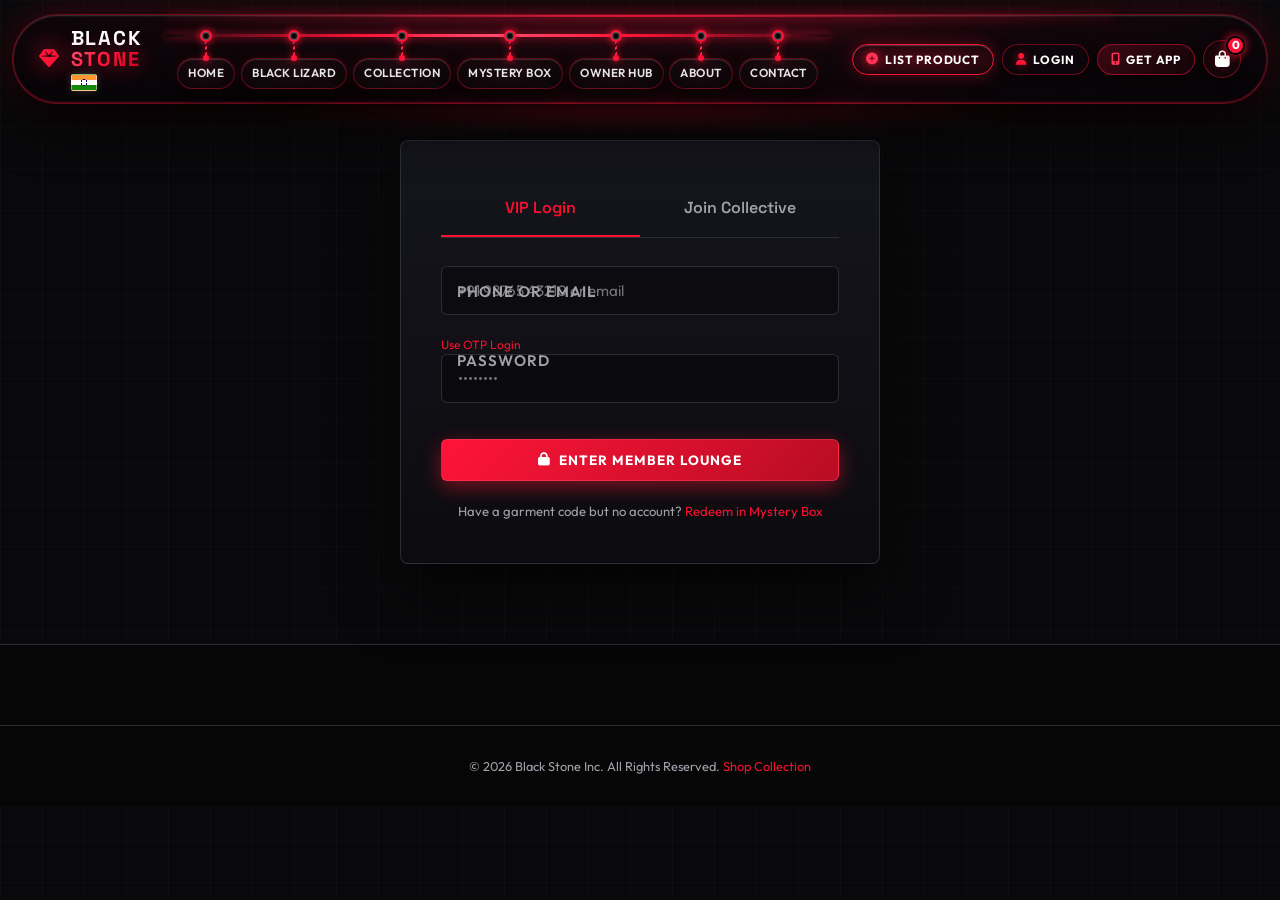
<file: auth.html>
<!DOCTYPE html>
<html lang="en">
<head>
    <meta charset="UTF-8">
    <meta name="viewport" content="width=device-width, initial-scale=1.0">
    <title>VIP Access & Authentication — Black Stone</title>
    <meta name="description" content="Access your Black Stone VIP Collective account, manage label codes, and track mystery rewards.">
    <link rel="preconnect" href="https://fonts.googleapis.com">
    <link rel="preconnect" href="https://fonts.gstatic.com" crossorigin>
    <link href="https://fonts.googleapis.com/css2?family=Outfit:wght@300;400;500;600;700&family=Space+Grotesk:wght@500;700&display=swap" rel="stylesheet">
    <link rel="stylesheet" href="https://cdnjs.cloudflare.com/ajax/libs/font-awesome/6.4.0/css/all.min.css">
    <link rel="stylesheet" href="style.css">
    <style>
        .auth-container {
            max-width: 520px;
            margin: 140px auto 80px;
            padding: 0 20px;
        }
        .auth-card {
            background: linear-gradient(180deg, rgba(22, 22, 30, 0.95) 0%, rgba(12, 12, 16, 0.98) 100%);
            border: 1px solid var(--color-border);
            border-radius: var(--border-radius-lg);
            padding: 40px;
            box-shadow: var(--shadow-premium);
            position: relative;
        }
        .auth-tabs {
            display: flex;
            border-bottom: 1px solid var(--color-border);
            margin-bottom: 28px;
        }
        .auth-tab {
            flex: 1;
            padding: 14px;
            text-align: center;
            font-family: var(--font-heading);
            font-size: 1rem;
            font-weight: 600;
            cursor: pointer;
            color: var(--color-muted);
            border-bottom: 2px solid transparent;
            transition: var(--transition-smooth);
        }
        .auth-tab.active {
            color: var(--color-gold);
            border-color: var(--color-gold);
        }
        .form-group {
            margin-bottom: 20px;
        }
        .form-label {
            display: block;
            font-size: 0.82rem;
            font-weight: 600;
            text-transform: uppercase;
            letter-spacing: 1px;
            color: var(--color-white);
            margin-bottom: 8px;
        }
        .form-control-custom {
            width: 100%;
            background: rgba(14, 14, 20, 0.8);
            border: 1px solid var(--color-border);
            border-radius: var(--border-radius-sm);
            padding: 14px 18px;
            color: var(--color-white);
            font-size: 0.95rem;
            transition: var(--transition-smooth);
        }
        .form-control-custom:focus {
            border-color: var(--color-gold);
            box-shadow: 0 0 15px rgba(212, 175, 55, 0.2);
            background: rgba(20, 20, 28, 0.95);
        }
        .otp-inputs {
            display: flex;
            gap: 10px;
            justify-content: center;
            margin: 16px 0;
        }
        .otp-box {
            width: 48px;
            height: 54px;
            font-size: 1.5rem;
            text-align: center;
            background: rgba(10, 10, 14, 0.9);
            border: 1.5px solid var(--color-border);
            border-radius: var(--border-radius-sm);
            color: var(--color-gold);
            font-family: var(--font-heading);
            font-weight: 700;
            transition: var(--transition-smooth);
        }
        .otp-box:focus {
            border-color: var(--color-gold);
            box-shadow: 0 0 12px rgba(212, 175, 55, 0.3);
            background: rgba(18, 18, 24, 0.95);
        }
        .profile-stat-box {
            background: rgba(255, 255, 255, 0.03);
            border: 1px solid var(--color-border);
            border-radius: var(--border-radius-sm);
            padding: 16px;
            text-align: center;
        }
    </style>
</head>
<body>
    <!-- Header -->
    <header class="main-header">
        <div class="header-container">
            <a href="index.html" class="logo">
                <span class="logo-icon"><i class="fa-solid fa-gem"></i></span>
                <span class="logo-text">BLACK <span class="red-text gold-text">STONE</span></span>
            </a>
            
            <nav class="main-nav" id="mainNav">
                <ul>
                    <li><a href="index.html" class="nav-link">Home</a></li>
                    <li><a href="index.html#experience" class="nav-link">Black Lizard</a></li>
                    <li><a href="index.html#shop" class="nav-link">Collection</a></li>
                    <li><a href="mystery-box.html" class="nav-link">Mystery Box</a></li>
                    <li><a href="owner.html" class="nav-link">Owner Hub</a></li>
                    <li><a href="about.html" class="nav-link">About</a></li>
                    <li><a href="contact.html" class="nav-link">Contact</a></li>
                </ul>
            </nav>

            <div class="header-actions">
                <button class="owner-btn-header" id="ownerActionBtn" onclick="openOwnerModal()" title="Owner Product Listing Portal">
                    <i class="fa-solid fa-plus-circle"></i> <span>List Product</span>
                </button>
                <button class="account-btn-header logged-in" id="accountActionBtn" onclick="window.location.href='auth.html'">
                    <i class="fa-solid fa-user"></i> <span id="accountActionText">Account</span>
                </button>
                <button class="app-btn-header" onclick="window.location.href='app.html'">
                    <i class="fa-solid fa-mobile-screen-button"></i> <span>Get App</span>
                </button>
                <div class="cart-trigger" id="cartTrigger" onclick="toggleCart(true)">
                    <i class="fa-solid fa-bag-shopping"></i>
                    <span class="cart-count" id="cartCount">0</span>
                </div>
                <button class="mobile-menu-toggle" id="menuToggle" aria-label="Toggle menu">
                    <i class="fa-solid fa-bars"></i>
                </button>
            </div>
        </div>
    </header>

    <!-- Cart Drawer -->
    <div class="cart-drawer" id="cartDrawer">
        <div class="cart-drawer-overlay" onclick="toggleCart(false)"></div>
        <div class="cart-drawer-content">
            <div class="cart-drawer-header">
                <h3>Shopping Bag (<span id="cartDrawerCount">0</span>)</h3>
                <button class="close-btn" onclick="toggleCart(false)"><i class="fa-solid fa-xmark"></i></button>
            </div>
            <div class="cart-drawer-items" id="cartItemsList"></div>
            <div class="cart-drawer-footer" id="cartFooter" style="display: none;">
                <div class="cart-total-row">
                    <span>Subtotal</span>
                    <span class="cart-total-price" id="cartTotalVal">₹0</span>
                </div>
                <p class="cart-disclaimer">Free premium shipping included. T-shirt labels contain codes for unlocking the Mystery Box.</p>
                <button class="btn btn-gold w-100" id="checkoutBtn" onclick="checkoutCart()">Secure Checkout</button>
            </div>
        </div>
    </div>

    <!-- Product Detail Modal -->
    <div class="modal-backdrop" id="productModal">
        <div class="modal-content product-modal-content">
            <button class="close-btn modal-close" onclick="closeProductModal()"><i class="fa-solid fa-xmark"></i></button>
            <div class="product-modal-grid" id="productModalGrid"></div>
        </div>
    </div>

    <!-- Main Auth View -->
    <div class="auth-container">
        
        <!-- State 1: User Profile View (If Logged In) -->
        <div id="profileView" class="auth-card text-center" style="display: none;">
            <div class="badge-premium mb-3"><i class="fa-solid fa-crown"></i> Black Stone VIP Collective</div>
            <div style="width: 80px; height: 80px; margin: 0 auto 16px; border-radius: 50%; border: 2px solid var(--color-gold); background: rgba(212,175,55,0.15); display: flex; align-items: center; justify-content: center; font-size: 2.2rem; color: var(--color-gold);">
                <i class="fa-solid fa-user-astronaut"></i>
            </div>
            <h2 id="profileName" style="font-family: var(--font-heading); margin-bottom: 4px;">VIP Member</h2>
            <p id="profileEmail" style="color: var(--color-muted); font-size: 0.9rem; margin-bottom: 24px;">member@blackstone.luxury</p>

            <div style="display: grid; grid-template-columns: 1fr 1fr; gap: 14px; margin-bottom: 28px;">
                <div class="profile-stat-box">
                    <span style="font-size: 0.75rem; color: var(--color-muted); text-transform: uppercase;">Redeemed Tags</span>
                    <div id="profileTagsCount" style="font-family: var(--font-heading); font-size: 1.8rem; font-weight: 700; color: var(--color-gold);">2 / 5</div>
                </div>
                <div class="profile-stat-box">
                    <span style="font-size: 0.75rem; color: var(--color-muted); text-transform: uppercase;">Unopened Chests</span>
                    <div id="profileBoxesCount" style="font-family: var(--font-heading); font-size: 1.8rem; font-weight: 700; color: #a855f7;">1</div>
                </div>
            </div>

            <div style="display: flex; flex-direction: column; gap: 12px;">
                <button class="btn btn-gold w-100" onclick="window.location.href='mystery-box.html'">
                    <i class="fa-solid fa-gem me-2"></i> Open Mystery Box Lounge
                </button>
                <button class="btn btn-secondary w-100" onclick="window.location.href='index.html#shop'">
                    <i class="fa-solid fa-bag-shopping me-2"></i> Browse New Drops
                </button>
                <button class="btn btn-outline w-100" onclick="logoutCurrentMember()" style="margin-top: 10px; color: #f87171; border-color: rgba(248,113,113,0.3);">
                    <i class="fa-solid fa-right-from-bracket me-2"></i> Terminate VIP Session
                </button>
            </div>
        </div>

        <!-- State 2: Login / Register Form (If Logged Out) -->
        <div id="authForms" class="auth-card">
            
            <div class="auth-tabs">
                <div class="auth-tab active" id="tabLogin" onclick="switchAuthTab('login')">VIP Login</div>
                <div class="auth-tab" id="tabRegister" onclick="switchAuthTab('register')">Join Collective</div>
            </div>

            <div id="authAlert" class="auth-message" style="display: none; margin-bottom: 20px;"></div>

            <!-- Login Form (Phone OTP or Password) -->
            <form id="loginForm" onsubmit="handleLoginSubmit(event)">
                <div class="form-group">
                    <label class="form-label">Phone or Email</label>
                    <input type="text" id="loginIdentifier" class="form-control-custom" placeholder="+91 98765 43210 or email" required>
                </div>

                <div id="otpSection" style="display: none;">
                    <label class="form-label text-center">Enter 6-Digit One-Time Code</label>
                    <p style="text-align: center; color: var(--color-muted); font-size: 0.8rem; margin-bottom: 10px;">
                        Demo Code: <strong>123456</strong>
                    </p>
                    <div class="otp-inputs">
                        <input type="text" maxlength="1" class="otp-box" oninput="handleOtpInput(this, 0)" onkeydown="handleOtpKey(event, 0)">
                        <input type="text" maxlength="1" class="otp-box" oninput="handleOtpInput(this, 1)" onkeydown="handleOtpKey(event, 1)">
                        <input type="text" maxlength="1" class="otp-box" oninput="handleOtpInput(this, 2)" onkeydown="handleOtpKey(event, 2)">
                        <input type="text" maxlength="1" class="otp-box" oninput="handleOtpInput(this, 3)" onkeydown="handleOtpKey(event, 3)">
                        <input type="text" maxlength="1" class="otp-box" oninput="handleOtpInput(this, 4)" onkeydown="handleOtpKey(event, 4)">
                        <input type="text" maxlength="1" class="otp-box" oninput="handleOtpInput(this, 5)" onkeydown="handleOtpKey(event, 5)">
                    </div>
                </div>

                <div id="passwordSection">
                    <div class="form-group">
                        <div style="display:flex; justify-content:space-between;">
                            <label class="form-label">Password</label>
                            <a href="#" onclick="toggleOtpMode(true)" style="font-size:0.75rem; color:var(--color-gold);">Use OTP Login</a>
                        </div>
                        <input type="password" id="loginPassword" class="form-control-custom" placeholder="••••••••">
                    </div>
                </div>

                <button type="submit" id="loginSubmitBtn" class="btn btn-gold w-100 py-3 mt-3">
                    <i class="fa-solid fa-lock me-2"></i> Enter Member Lounge
                </button>

                <div style="text-align:center; margin-top: 18px;">
                    <a href="mystery-box.html" style="font-size: 0.82rem; color: var(--color-muted);">
                        Have a garment code but no account? <span class="gold-text">Redeem in Mystery Box</span>
                    </a>
                </div>
            </form>

            <!-- Register Form -->
            <form id="registerForm" onsubmit="handleRegisterSubmit(event)" style="display: none;">
                <div class="form-group">
                    <label class="form-label">Full Name</label>
                    <input type="text" id="regName" class="form-control-custom" placeholder="Karan Sharma" required>
                </div>
                <div class="form-group">
                    <label class="form-label">Mobile Number</label>
                    <input type="tel" id="regPhone" class="form-control-custom" placeholder="+91 98765 00000" required>
                </div>
                <div class="form-group">
                    <label class="form-label">Email Address</label>
                    <input type="email" id="regEmail" class="form-control-custom" placeholder="karan@domain.com" required>
                </div>
                <div class="form-group">
                    <label class="form-label">Create Password</label>
                    <input type="password" id="regPassword" class="form-control-custom" placeholder="Minimum 8 characters" required>
                </div>

                <button type="submit" class="btn btn-gold w-100 py-3 mt-3">
                    <i class="fa-solid fa-crown me-2"></i> Create VIP Collective Membership
                </button>
            </form>

        </div>

    </div>

    <!-- Footer -->
    <footer class="main-footer">
        <div class="container footer-bottom text-center">
            <p>&copy; 2026 Black Stone Inc. All Rights Reserved. <a href="index.html#shop" class="gold-text">Shop Collection</a></p>
        </div>
    </footer>

    <script src="app.js"></script>
    <script>
        let isOtpMode = false;

        function refreshAuthView() {
            const user = getUser();
            const profileView = document.getElementById('profileView');
            const authForms = document.getElementById('authForms');

            if (user && user.isLoggedIn) {
                window.location.href = 'profile.html';
                return;
            } else {
                profileView.style.display = 'none';
                authForms.style.display = 'block';
            }
        }

        function switchAuthTab(tab) {
            const tabLogin = document.getElementById('tabLogin');
            const tabReg = document.getElementById('tabRegister');
            const loginForm = document.getElementById('loginForm');
            const regForm = document.getElementById('registerForm');
            const alertBox = document.getElementById('authAlert');
            alertBox.style.display = 'none';

            if (tab === 'login') {
                tabLogin.classList.add('active');
                tabReg.classList.remove('active');
                loginForm.style.display = 'block';
                regForm.style.display = 'none';
            } else {
                tabReg.classList.add('active');
                tabLogin.classList.remove('active');
                regForm.style.display = 'block';
                loginForm.style.display = 'none';
            }
            if (window.bsAudio) bsAudio.playClick();
        }

        function toggleOtpMode(force) {
            isOtpMode = force !== undefined ? force : !isOtpMode;
            document.getElementById('otpSection').style.display = isOtpMode ? 'block' : 'none';
            document.getElementById('passwordSection').style.display = isOtpMode ? 'none' : 'block';
            document.getElementById('loginSubmitBtn').innerHTML = isOtpMode
                ? '<i class="fa-solid fa-key me-2"></i> Verify OTP & Enter'
                : '<i class="fa-solid fa-lock me-2"></i> Enter Member Lounge';
            if (window.bsAudio) bsAudio.playClick();
        }

        function handleOtpInput(input, index) {
            input.value = input.value.replace(/[^0-9]/g, '');
            if (input.value && index < 5) {
                const next = document.querySelectorAll('.otp-box')[index + 1];
                if (next) next.focus();
            }
        }

        function handleOtpKey(e, index) {
            if (e.key === 'Backspace' && !e.target.value && index > 0) {
                const prev = document.querySelectorAll('.otp-box')[index - 1];
                if (prev) prev.focus();
            }
        }

        function handleLoginSubmit(e) {
            e.preventDefault();
            const identifier = document.getElementById('loginIdentifier').value.trim();
            const alertBox = document.getElementById('authAlert');

            if (!identifier) {
                alertBox.style.display = 'block';
                alertBox.className = 'auth-message show error';
                alertBox.textContent = 'Please enter your phone or email.';
                return;
            }

            const user = {
                name: identifier.includes('@') ? identifier.split('@')[0].toUpperCase() : 'VIP ' + identifier.slice(-4),
                email: identifier.includes('@') ? identifier : '',
                phone: !identifier.includes('@') ? identifier : '',
                isLoggedIn: true,
                vipTier: 'Obsidian Gold'
            };

            saveUser(user);
            if (window.bsAudio) bsAudio.playSuccess();
            window.location.href = 'profile.html';
        }

        function handleRegisterSubmit(e) {
            e.preventDefault();
            const name = document.getElementById('regName').value.trim();
            const email = document.getElementById('regEmail').value.trim();
            const phone = document.getElementById('regPhone').value.trim();

            const user = {
                name: name,
                email: email,
                phone: phone,
                isLoggedIn: true,
                vipTier: 'Obsidian Gold'
            };

            saveUser(user);
            if (window.bsAudio) bsAudio.playSuccess();
            window.location.href = 'profile.html';
        }

        function logoutCurrentMember() {
            saveUser(null);
            if (window.bsAudio) bsAudio.playClick();
            refreshAuthView();
        }

        document.addEventListener('DOMContentLoaded', () => {
            refreshAuthView();
        });
    </script>
</body>
</html>
</file>
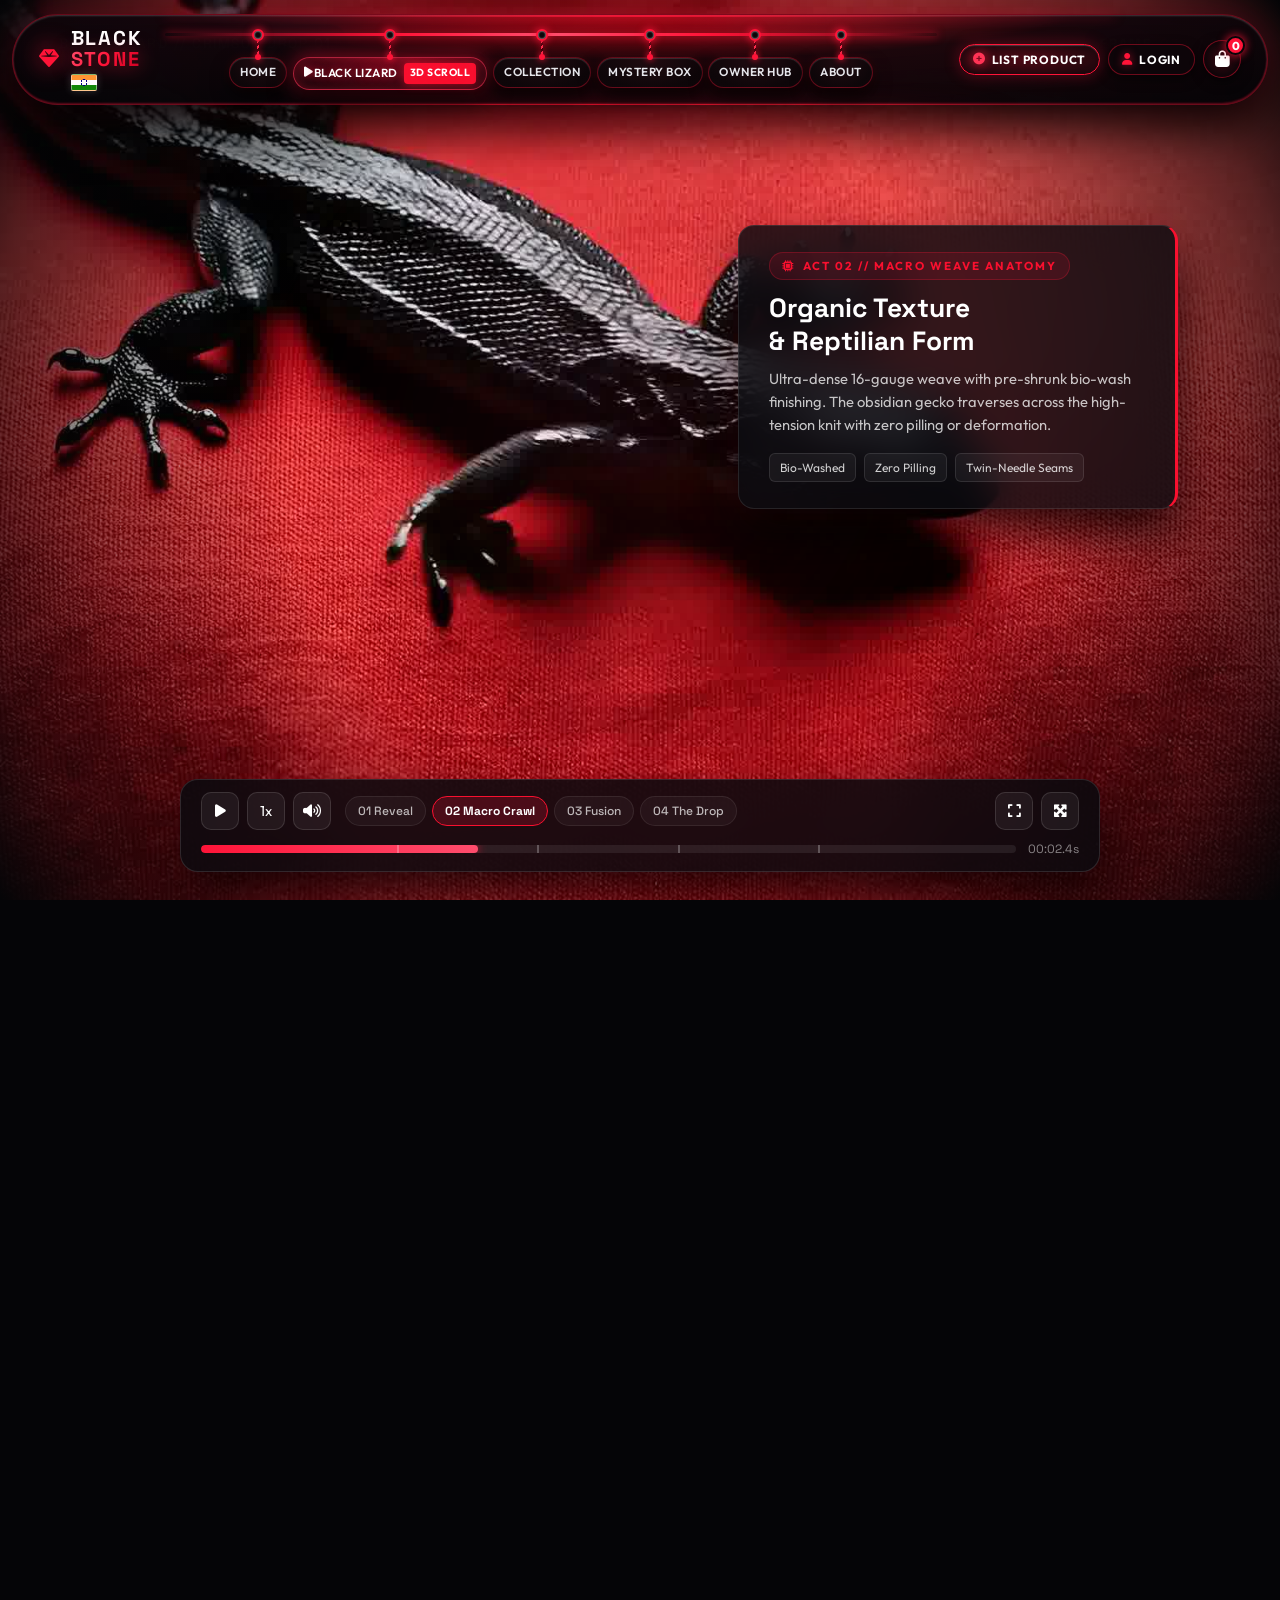
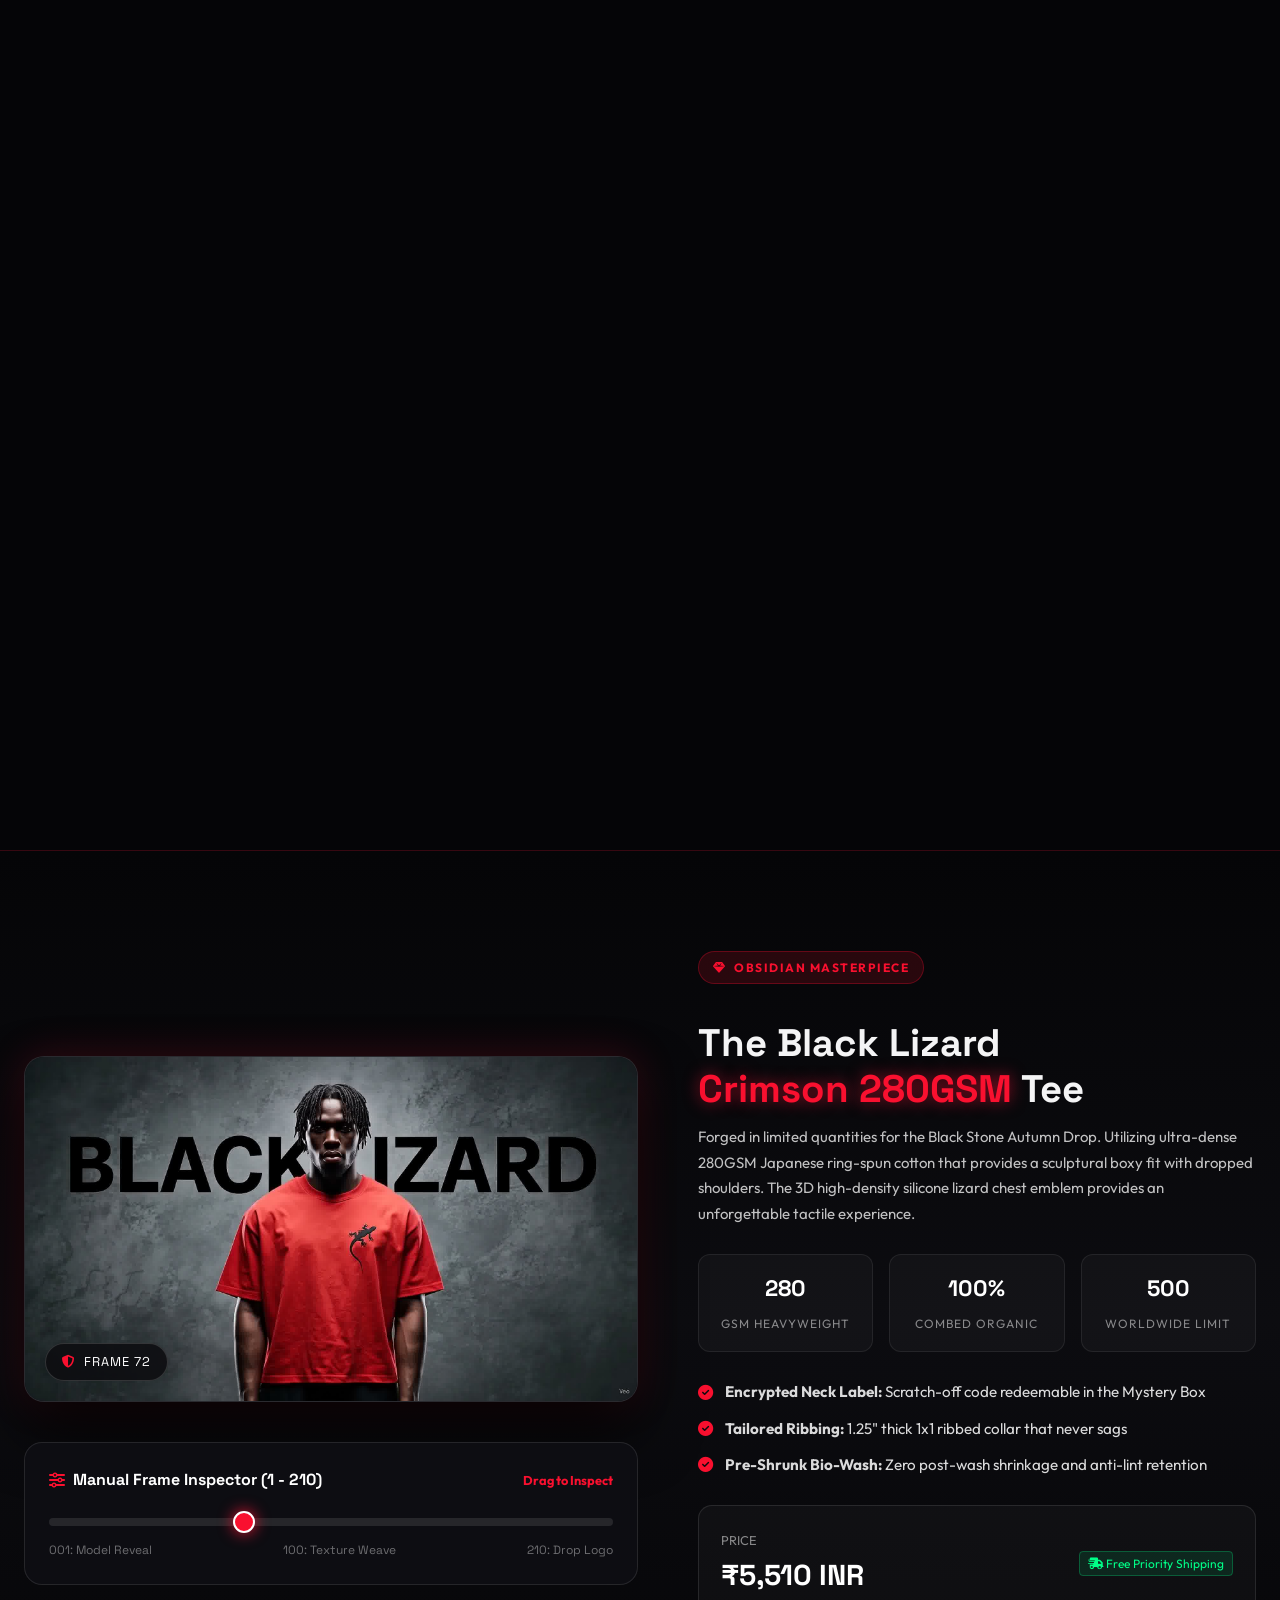
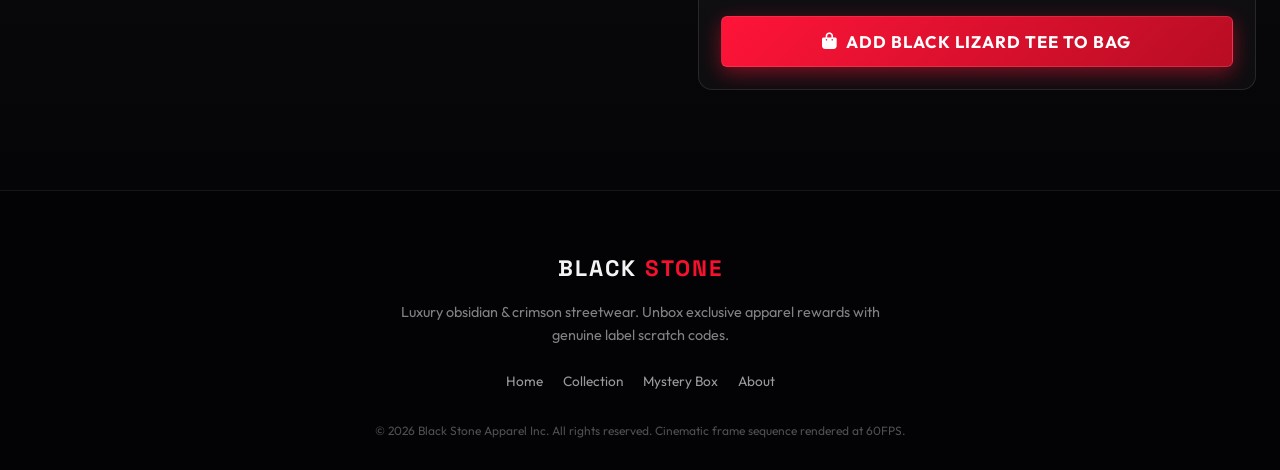
<file: black-lizard.html>
<!DOCTYPE html>
<html lang="en">
<head>
    <meta charset="UTF-8">
    <meta name="viewport" content="width=device-width, initial-scale=1.0">
    <title>Black Lizard Crimson Drop — Black Stone Scroll Experience</title>
    <meta name="description" content="Experience the Black Lizard 280GSM Crimson Edition interactive scroll animation drop by Black Stone. Limited to 500 numbered pieces worldwide.">
    
    <!-- Google Fonts -->
    <link rel="preconnect" href="https://fonts.googleapis.com">
    <link rel="preconnect" href="https://fonts.gstatic.com" crossorigin>
    <link href="https://fonts.googleapis.com/css2?family=Outfit:wght@300;400;500;600;700&family=Space+Grotesk:wght@500;600;700&display=swap" rel="stylesheet">
    
    <!-- Font Awesome -->
    <link rel="stylesheet" href="https://cdnjs.cloudflare.com/ajax/libs/font-awesome/6.4.0/css/all.min.css">
    
    <!-- Core Brand Styles & Scroll Animation Styles -->
    <link rel="stylesheet" href="style.css">
    <link rel="stylesheet" href="scroll-animation.css">
</head>
<body class="black-lizard-page">

    <!-- Preloader Screen for 210 Frames -->
    <div class="anim-preloader" id="animPreloader">
        <div class="anim-preloader-content">
            <div class="anim-preloader-logo">
                <i class="fa-solid fa-gem"></i>
                <span>BLACK <span style="color:var(--color-red,#ff1438)">STONE</span></span>
            </div>
            <div style="font-family:var(--font-heading); font-size:1.1rem; color:#fff; font-weight:700; letter-spacing:2px; margin-bottom:6px;">
                BLACK LIZARD // DROP 01
            </div>
            <div style="font-size:0.85rem; color:rgba(255,255,255,0.6);">
                Buffering 210 Ultra-HD Cinematic Scroll Frames...
            </div>
            <div class="anim-preloader-bar-wrap">
                <div class="anim-preloader-bar" id="animPreloaderBar"></div>
            </div>
            <div class="anim-preloader-status">
                <span>SYNCHRONIZING CANVAS</span>
                <span class="anim-preloader-percent" id="animPreloaderPercent">0%</span>
            </div>
            <p class="anim-preloader-tip"><i class="fa-solid fa-arrow-down-long"></i> Scroll to control frame playback once loaded</p>
        </div>
    </div>

    <!-- Main Navigation Header -->
    <header class="main-header">
        <div class="header-container">
            <a href="index.html" class="logo">
                <span class="logo-icon"><i class="fa-solid fa-gem"></i></span>
                <span class="logo-text">BLACK <span class="gold-text">STONE</span></span>
            </a>
            
            <nav class="main-nav" id="mainNav">
                <ul>
                    <li><a href="index.html" class="nav-link">Home</a></li>
                    <li><a href="black-lizard.html" class="nav-link active special-glow"><i class="fa-solid fa-play"></i> Black Lizard <span class="nav-badge-drop">3D Scroll</span></a></li>
                    <li><a href="index.html#shop" class="nav-link">Collection</a></li>
                    <li><a href="mystery-box.html" class="nav-link">Mystery Box</a></li>
                    <li><a href="owner.html" class="nav-link">Owner Hub</a></li>
                    <li><a href="about.html" class="nav-link">About</a></li>
                </ul>
            </nav>

            <div class="header-actions">
                <button class="owner-btn-header" onclick="openOwnerModal()" title="Owner Product Listing Portal">
                    <i class="fa-solid fa-plus-circle"></i> <span>List Product</span>
                </button>
                <button class="account-btn-header" onclick="window.location.href='auth.html'">
                    <i class="fa-solid fa-user"></i> <span id="accountActionText">Login</span>
                </button>
                <div class="cart-trigger" id="cartTrigger" onclick="toggleCart(true)">
                    <i class="fa-solid fa-bag-shopping"></i>
                    <span class="cart-count" id="cartCount">0</span>
                </div>
                <button class="mobile-menu-toggle" id="menuToggle" aria-label="Toggle menu">
                    <i class="fa-solid fa-bars"></i>
                </button>
            </div>
        </div>
    </header>

    <!-- Cart Drawer Component -->
    <div class="cart-drawer" id="cartDrawer">
        <div class="cart-drawer-overlay" onclick="toggleCart(false)"></div>
        <div class="cart-drawer-content">
            <div class="cart-drawer-header">
                <h3>Shopping Bag (<span id="cartDrawerCount">0</span>)</h3>
                <button class="close-btn" onclick="toggleCart(false)"><i class="fa-solid fa-xmark"></i></button>
            </div>
            <div class="cart-drawer-items" id="cartItemsList"></div>
            <div class="cart-drawer-footer" id="cartFooter" style="display: none;">
                <div class="cart-total-row">
                    <span>Subtotal</span>
                    <span class="cart-total-price" id="cartTotalVal">₹0</span>
                </div>
                <p class="cart-disclaimer">Includes encrypted garment code for Mystery Box unlock.</p>
                <button class="btn btn-gold w-100" id="checkoutBtn" onclick="checkoutCart()">Secure Checkout</button>
            </div>
        </div>
    </div>

    <!-- Product Quick View Modal Backdrop -->
    <div class="modal-backdrop" id="productModal">
        <div class="modal-content product-modal-content">
            <button class="close-btn modal-close" onclick="closeProductModal()"><i class="fa-solid fa-xmark"></i></button>
            <div class="product-modal-grid" id="productModalGrid"></div>
        </div>
    </div>

    <!-- Checkout Modal -->
    <div class="modal-backdrop" id="checkoutModal">
        <div class="modal-content checkout-modal-content">
            <div class="checkout-success-header">
                <div class="success-icon"><i class="fa-solid fa-circle-check"></i></div>
                <h2>Order Confirmed!</h2>
                <p>Your Black Stone Black Lizard package is being prepared.</p>
            </div>
            <div class="checkout-order-details">
                <p>Order ID: <span id="checkoutOrderId" class="gold-text">#BS-90210</span></p>
                <div class="code-reveal-box">
                    <h3><i class="fa-solid fa-mobile-screen-button"></i> Your 6-Digit Mystery Box Code</h3>
                    <p>A unique 6-digit code has been produced and sent to your registered mobile number. Enter it on Mystery Box to unlock your reward.</p>
                    <div class="generated-codes-list" id="generatedCodesList"></div>
                </div>
            </div>
            <div class="checkout-modal-actions">
                <button class="btn btn-gold" onclick="closeCheckoutModalAndGoToMystery()">Go to Mystery Box</button>
            </div>
        </div>
    </div>

    <!-- ==========================================================================
         CINEMATIC SCROLL EXPERIENCE (450vh Runway + Sticky Canvas)
         ========================================================================== -->
    <main class="scroll-experience-section" id="experience">
        <div class="scroll-track" id="scrollTrack">
            <div class="sticky-canvas-container" id="stickyContainer">
                
                <!-- Background Ambient Effects -->
                <div class="canvas-crimson-glow"></div>
                <div class="canvas-vignette"></div>

                <!-- Main Render Canvas -->
                <canvas id="scrollCanvas" class="scroll-canvas"></canvas>

                <!-- Top Floating HUD -->
                <div class="scroll-hud-top">
                    <div class="scroll-brand-badge">
                        <span class="live-dot"></span>
                        <span>Black Lizard // Crimson Drop 01</span>
                    </div>
                    <div class="scroll-frame-counter" id="scrollFrameCounter">
                        FRAME <span class="highlight">001</span> / 210
                    </div>
                </div>

                <!-- Floating Story Narrative Overlays -->
                <div class="story-overlays-container">
                    
                    <!-- Act 1 (Frames 1-48) -->
                    <div class="story-card story-card-act1 active" id="storyCardAct1">
                        <div class="story-act-badge">
                            <i class="fa-solid fa-eye"></i> Act 01 // The Obsidian Presence
                        </div>
                        <h2 class="story-title">BLACK LIZARD<br><span style="color:var(--color-red,#ff1438)">Crimson Edition</span></h2>
                        <p class="story-desc">
                            Engineered from heavyweight 280GSM dense ring-spun Japanese cotton. Deep obsidian predator silhouette poised upon luxury crimson drape.
                        </p>
                        <div class="story-tags">
                            <span class="story-tag-pill">280 GSM</span>
                            <span class="story-tag-pill">Drop Shoulder</span>
                            <span class="story-tag-pill">Limited 500</span>
                        </div>
                    </div>

                    <!-- Act 2 (Frames 50-108) -->
                    <div class="story-card story-card-act2" id="storyCardAct2">
                        <div class="story-act-badge">
                            <i class="fa-solid fa-microchip"></i> Act 02 // Macro Weave Anatomy
                        </div>
                        <h2 class="story-title">Organic Texture<br>& Reptilian Form</h2>
                        <p class="story-desc">
                            Ultra-dense 16-gauge weave with pre-shrunk bio-wash finishing. The obsidian gecko traverses across the high-tension knit with zero pilling or deformation.
                        </p>
                        <div class="story-tags">
                            <span class="story-tag-pill">Bio-Washed</span>
                            <span class="story-tag-pill">Zero Pilling</span>
                            <span class="story-tag-pill">Twin-Needle Seams</span>
                        </div>
                    </div>

                    <!-- Act 3 (Frames 110-162) -->
                    <div class="story-card story-card-act3" id="storyCardAct3">
                        <div class="story-act-badge">
                            <i class="fa-solid fa-dna"></i> Act 03 // Symbiotic Fusion
                        </div>
                        <h2 class="story-title">Living Predator<br>Meets Garment Art</h2>
                        <p class="story-desc">
                            Organic predator contours seamlessly morph into high-density silicone relief embroidery. Cold-blooded elegance stamped onto streetwear heritage.
                        </p>
                        <div class="story-tags">
                            <span class="story-tag-pill">Silicone 3D Relief</span>
                            <span class="story-tag-pill">Micro-Embossed</span>
                            <span class="story-tag-pill">Fade-Proof</span>
                        </div>
                    </div>

                    <!-- Act 4 (Frames 165-210) -->
                    <div class="story-card story-card-act4" id="storyCardAct4">
                        <div class="story-act-badge">
                            <i class="fa-solid fa-crown"></i> Act 04 // Flagship Release
                        </div>
                        <h2 class="story-title">BLACK LIZARD<br><span style="color:var(--color-red,#ff1438)">Tee Drop Live</span></h2>
                        <p class="story-desc">
                            Drop 01 is now open for allocation. Every piece is hand-inspected with an encrypted scratch code label granting access to the Mystery Box.
                        </p>
                        
                        <div class="story-buy-box">
                            <div class="story-price-row">
                                <span class="story-price">₹5,510</span>
                                <span class="story-orig-price">₹7,125</span>
                                <span class="story-drop-status"><i class="fa-solid fa-shield-check"></i> In Stock (42 Left)</span>
                            </div>

                            <div style="font-size:0.75rem; color:rgba(255,255,255,0.6); margin-bottom:6px; letter-spacing:1px; text-transform:uppercase;">
                                Select Fit:
                            </div>
                            <div class="story-sizes-row">
                                <button class="size-pill-btn" data-size="S">S</button>
                                <button class="size-pill-btn" data-size="M">M</button>
                                <button class="size-pill-btn active" data-size="L">L</button>
                                <button class="size-pill-btn" data-size="XL">XL</button>
                                <button class="size-pill-btn" data-size="XXL">XXL</button>
                            </div>

                            <button class="story-buy-btn action-add-lizard-bag">
                                <i class="fa-solid fa-bag-shopping"></i> Add to Bag — ₹5,510
                            </button>
                        </div>
                    </div>

                </div>

                <!-- "Scroll to Explore" indicator -->
                <div class="scroll-indicator-hint" id="scrollIndicatorHint">
                    <div class="scroll-mouse">
                        <div class="scroll-wheel"></div>
                    </div>
                    <span class="scroll-text">Scroll to animate</span>
                </div>

                <!-- Bottom Glassmorphic Control HUD -->
                <div class="scroll-hud-bottom">
                    <div class="hud-top-row">
                        <div class="hud-playback-controls">
                            <button class="hud-btn" id="hudPlayBtn" title="Play / Pause Auto-Scroll">
                                <i class="fa-solid fa-play"></i>
                            </button>
                            <button class="hud-btn" id="hudSpeedBtn" title="Playback Speed">1x</button>
                            <button class="hud-btn" id="hudSoundBtn" title="Toggle Sound FX">
                                <i class="fa-solid fa-volume-high"></i>
                            </button>
                        </div>

                        <!-- Chapter Jump Pills -->
                        <div class="hud-chapters">
                            <button class="chapter-pill active" data-frame="1" data-range="35">01 Reveal</button>
                            <button class="chapter-pill" data-frame="65" data-range="35">02 Macro Crawl</button>
                            <button class="chapter-pill" data-frame="130" data-range="35">03 Fusion</button>
                            <button class="chapter-pill" data-frame="195" data-range="35">04 The Drop</button>
                        </div>

                        <!-- Tools & Viewport -->
                        <div class="hud-tools">
                            <button class="hud-btn" id="hudFitBtn" title="Toggle Cover / Contain View">
                                <i class="fa-solid fa-expand"></i>
                            </button>
                            <button class="hud-btn" id="hudFullscreenBtn" title="Full Screen View">
                                <i class="fa-solid fa-maximize"></i>
                            </button>
                        </div>
                    </div>

                    <!-- Interactive Scrubber Timeline -->
                    <div class="hud-scrubber-row">
                        <div class="scrubber-track" id="hudScrubberTrack" title="Drag to scrub frames">
                            <div class="scrubber-fill" id="scrubberFill"></div>
                            <div class="scrubber-markers">
                                <div class="scrubber-marker" style="left: 0%;"></div>
                                <div class="scrubber-marker" style="left: 31%;"></div>
                                <div class="scrubber-marker" style="left: 62%;"></div>
                                <div class="scrubber-marker" style="left: 95%;"></div>
                            </div>
                        </div>
                        <div class="scrubber-time" id="scrubberTime">00:00.0s</div>
                    </div>
                </div>

            </div>
        </div>
    </main>

    <!-- ==========================================================================
         PRODUCT BLUEPRINT & TECHNICAL SPECIFICATIONS
         ========================================================================== -->
    <section class="lizard-product-section">
        <div class="container">
            <div class="lizard-grid">
                
                <!-- Left: Media Frame -->
                <div>
                    <div class="lizard-media-frame">
                        <img id="turntableImg" src="frames/ezgif-frame-210.jpg" alt="Black Lizard Final Graphic">
                        <div class="frame-badge-floating">
                            <i class="fa-solid fa-shield-halved"></i>
                            <span id="turntableLabel">FRAME 210 // BLACK LIZARD DROP</span>
                        </div>
                    </div>

                    <!-- Interactive Turntable Scrubber -->
                    <div class="turntable-card">
                        <div class="turntable-header">
                            <h4><i class="fa-solid fa-sliders"></i> Manual Frame Inspector (1 - 210)</h4>
                            <span style="font-size:0.8rem; color:var(--color-red,#ff1438); font-weight:700;">Drag to Inspect</span>
                        </div>
                        <input type="range" class="turntable-slider" id="turntableSlider" min="1" max="210" value="210" step="1">
                        <div class="turntable-labels">
                            <span>001: Model Reveal</span>
                            <span>100: Texture Weave</span>
                            <span>210: Drop Logo</span>
                        </div>
                    </div>
                </div>

                <!-- Right: Garment Specifications -->
                <div>
                    <div class="badge-premium"><i class="fa-solid fa-gem"></i> Obsidian Masterpiece</div>
                    <h2 style="font-family:var(--font-heading); font-size:2.4rem; font-weight:700; margin: 12px 0; line-height:1.2;">
                        The Black Lizard<br><span class="red-text glow-red">Crimson 280GSM</span> Tee
                    </h2>
                    <p style="color:rgba(255,255,255,0.75); line-height:1.7; margin-bottom:24px;">
                        Forged in limited quantities for the Black Stone Autumn Drop. Utilizing ultra-dense 280GSM Japanese ring-spun cotton that provides a sculptural boxy fit with dropped shoulders. The 3D high-density silicone lizard chest emblem provides an unforgettable tactile experience.
                    </p>

                    <!-- Technical Specs Grid -->
                    <div class="specs-grid-3col">
                        <div class="spec-tile">
                            <span class="spec-val">280</span>
                            <span class="spec-lbl">GSM Heavyweight</span>
                        </div>
                        <div class="spec-tile">
                            <span class="spec-val">100%</span>
                            <span class="spec-lbl">Combed Organic</span>
                        </div>
                        <div class="spec-tile">
                            <span class="spec-val">500</span>
                            <span class="spec-lbl">Worldwide Limit</span>
                        </div>
                    </div>

                    <!-- Feature Bullet Points -->
                    <ul style="list-style:none; padding:0; margin: 24px 0; display:flex; flex-direction:column; gap:12px;">
                        <li style="display:flex; align-items:center; gap:12px; color:rgba(255,255,255,0.85); font-size:0.95rem;">
                            <i class="fa-solid fa-circle-check" style="color:var(--color-red,#ff1438)"></i>
                            <span><strong>Encrypted Neck Label:</strong> Scratch-off code redeemable in the Mystery Box</span>
                        </li>
                        <li style="display:flex; align-items:center; gap:12px; color:rgba(255,255,255,0.85); font-size:0.95rem;">
                            <i class="fa-solid fa-circle-check" style="color:var(--color-red,#ff1438)"></i>
                            <span><strong>Tailored Ribbing:</strong> 1.25" thick 1x1 ribbed collar that never sags</span>
                        </li>
                        <li style="display:flex; align-items:center; gap:12px; color:rgba(255,255,255,0.85); font-size:0.95rem;">
                            <i class="fa-solid fa-circle-check" style="color:var(--color-red,#ff1438)"></i>
                            <span><strong>Pre-Shrunk Bio-Wash:</strong> Zero post-wash shrinkage and anti-lint retention</span>
                        </li>
                    </ul>

                    <!-- Order Action Box -->
                    <div style="background:rgba(255,255,255,0.03); border:1px solid rgba(255,255,255,0.1); border-radius:14px; padding:22px; margin-top:28px;">
                        <div style="display:flex; justify-content:space-between; align-items:center; margin-bottom:18px;">
                            <div>
                                <span style="font-size:0.8rem; color:rgba(255,255,255,0.5); text-transform:uppercase;">Price</span>
                                <div style="font-family:var(--font-heading); font-size:1.8rem; font-weight:700; color:#fff;">₹5,510 INR</div>
                            </div>
                            <div style="text-align:right;">
                                <span style="font-size:0.75rem; color:#00ff88; background:rgba(0,255,136,0.1); padding:4px 8px; border-radius:4px; border:1px solid rgba(0,255,136,0.25);">
                                    <i class="fa-solid fa-truck-fast"></i> Free Priority Shipping
                                </span>
                            </div>
                        </div>

                        <button class="btn btn-gold btn-lg w-100 action-add-lizard-bag" style="font-size:1.05rem;">
                            <i class="fa-solid fa-bag-shopping"></i> Add Black Lizard Tee to Bag
                        </button>
                    </div>

                </div>

            </div>
        </div>
    </section>

    <!-- Footer -->
    <footer style="background:#030305; padding:60px 0 30px; border-top:1px solid rgba(255,255,255,0.08);">
        <div class="container text-center">
            <div style="font-family:var(--font-heading); font-size:1.4rem; font-weight:700; letter-spacing:2px; margin-bottom:14px;">
                BLACK <span style="color:var(--color-red,#ff1438)">STONE</span>
            </div>
            <p style="color:rgba(255,255,255,0.5); font-size:0.9rem; max-width:500px; margin:0 auto 24px;">
                Luxury obsidian & crimson streetwear. Unbox exclusive apparel rewards with genuine label scratch codes.
            </p>
            <div style="display:flex; justify-content:center; gap:20px; font-size:0.85rem; color:rgba(255,255,255,0.6); margin-bottom:28px;">
                <a href="index.html" style="color:inherit; text-decoration:none;">Home</a>
                <a href="index.html#shop" style="color:inherit; text-decoration:none;">Collection</a>
                <a href="mystery-box.html" style="color:inherit; text-decoration:none;">Mystery Box</a>
                <a href="about.html" style="color:inherit; text-decoration:none;">About</a>
            </div>
            <p style="font-size:0.75rem; color:rgba(255,255,255,0.3);">
                &copy; 2026 Black Stone Apparel Inc. All rights reserved. Cinematic frame sequence rendered at 60FPS.
            </p>
        </div>
    </footer>

    <!-- App Engine & Scroll Animation Scripts -->
    <script src="app.js"></script>
    <script src="scroll-animation.js"></script>
</body>
</html>
</file>
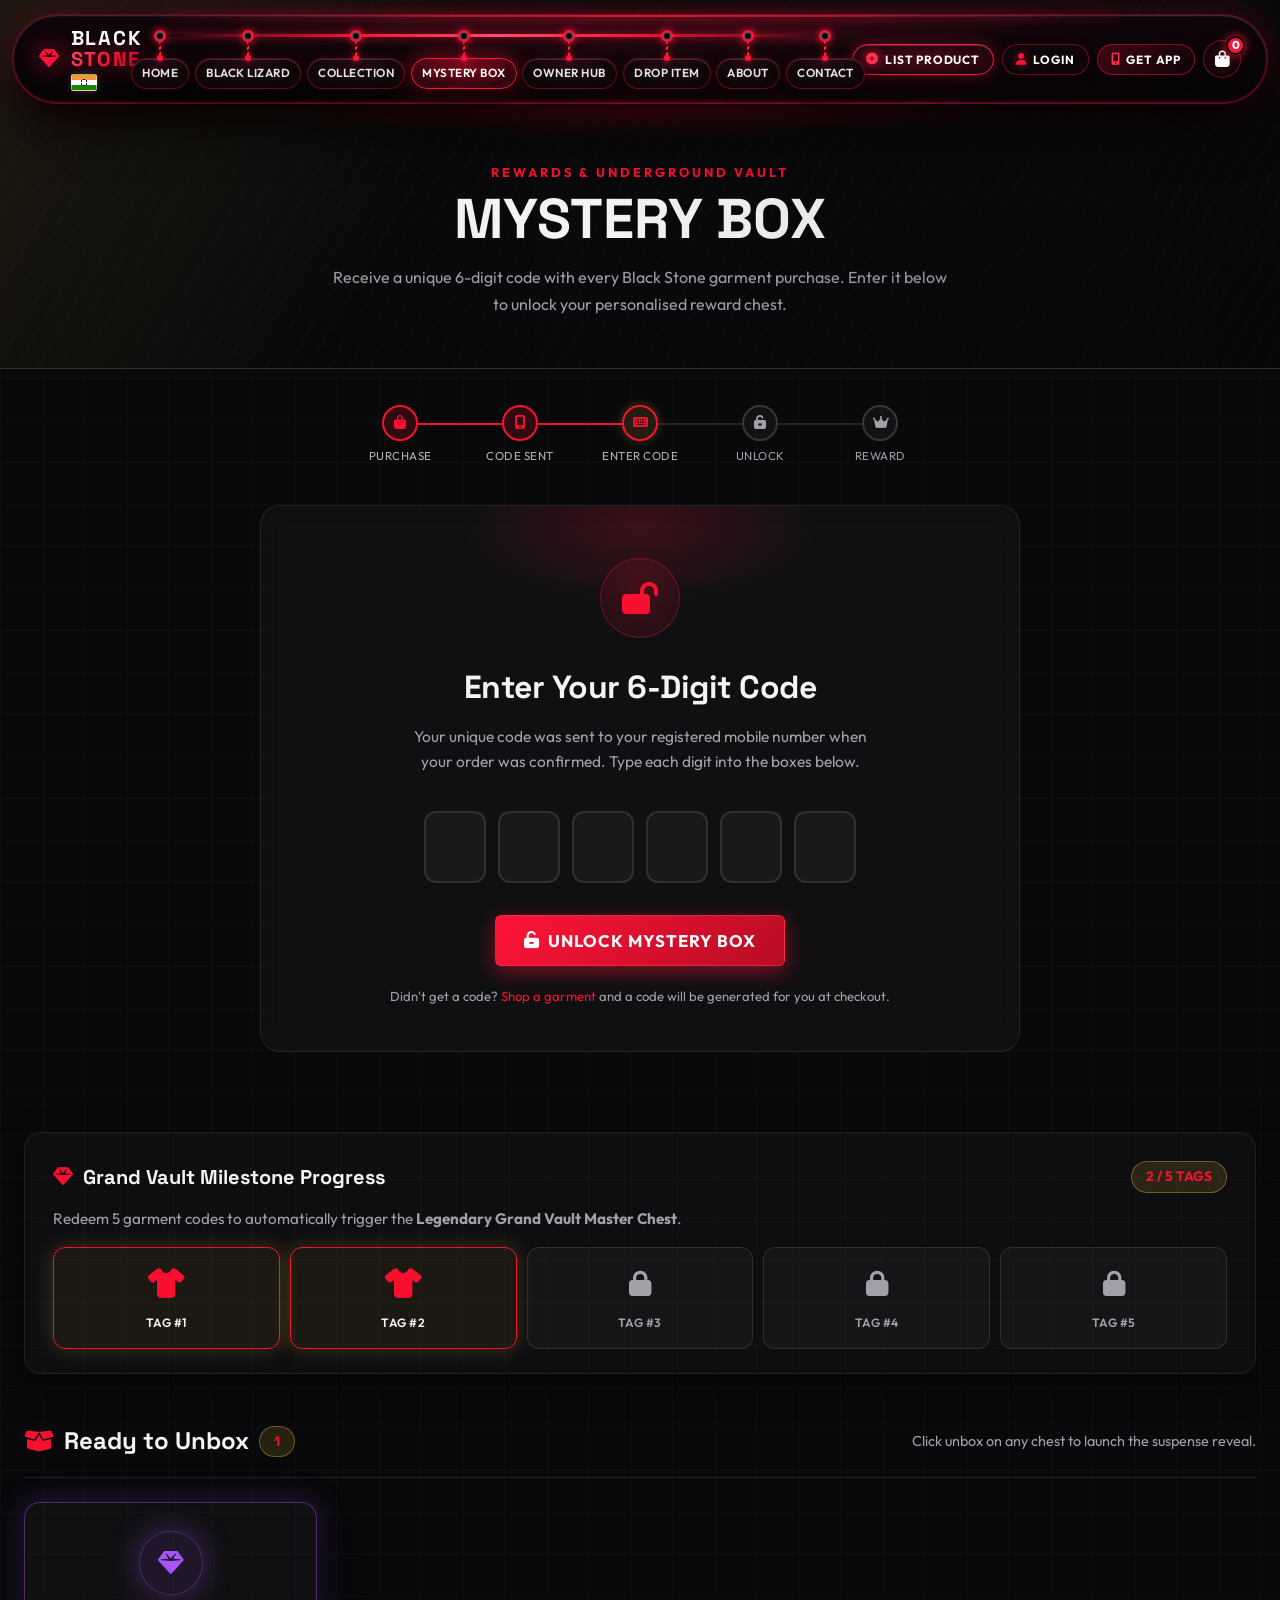
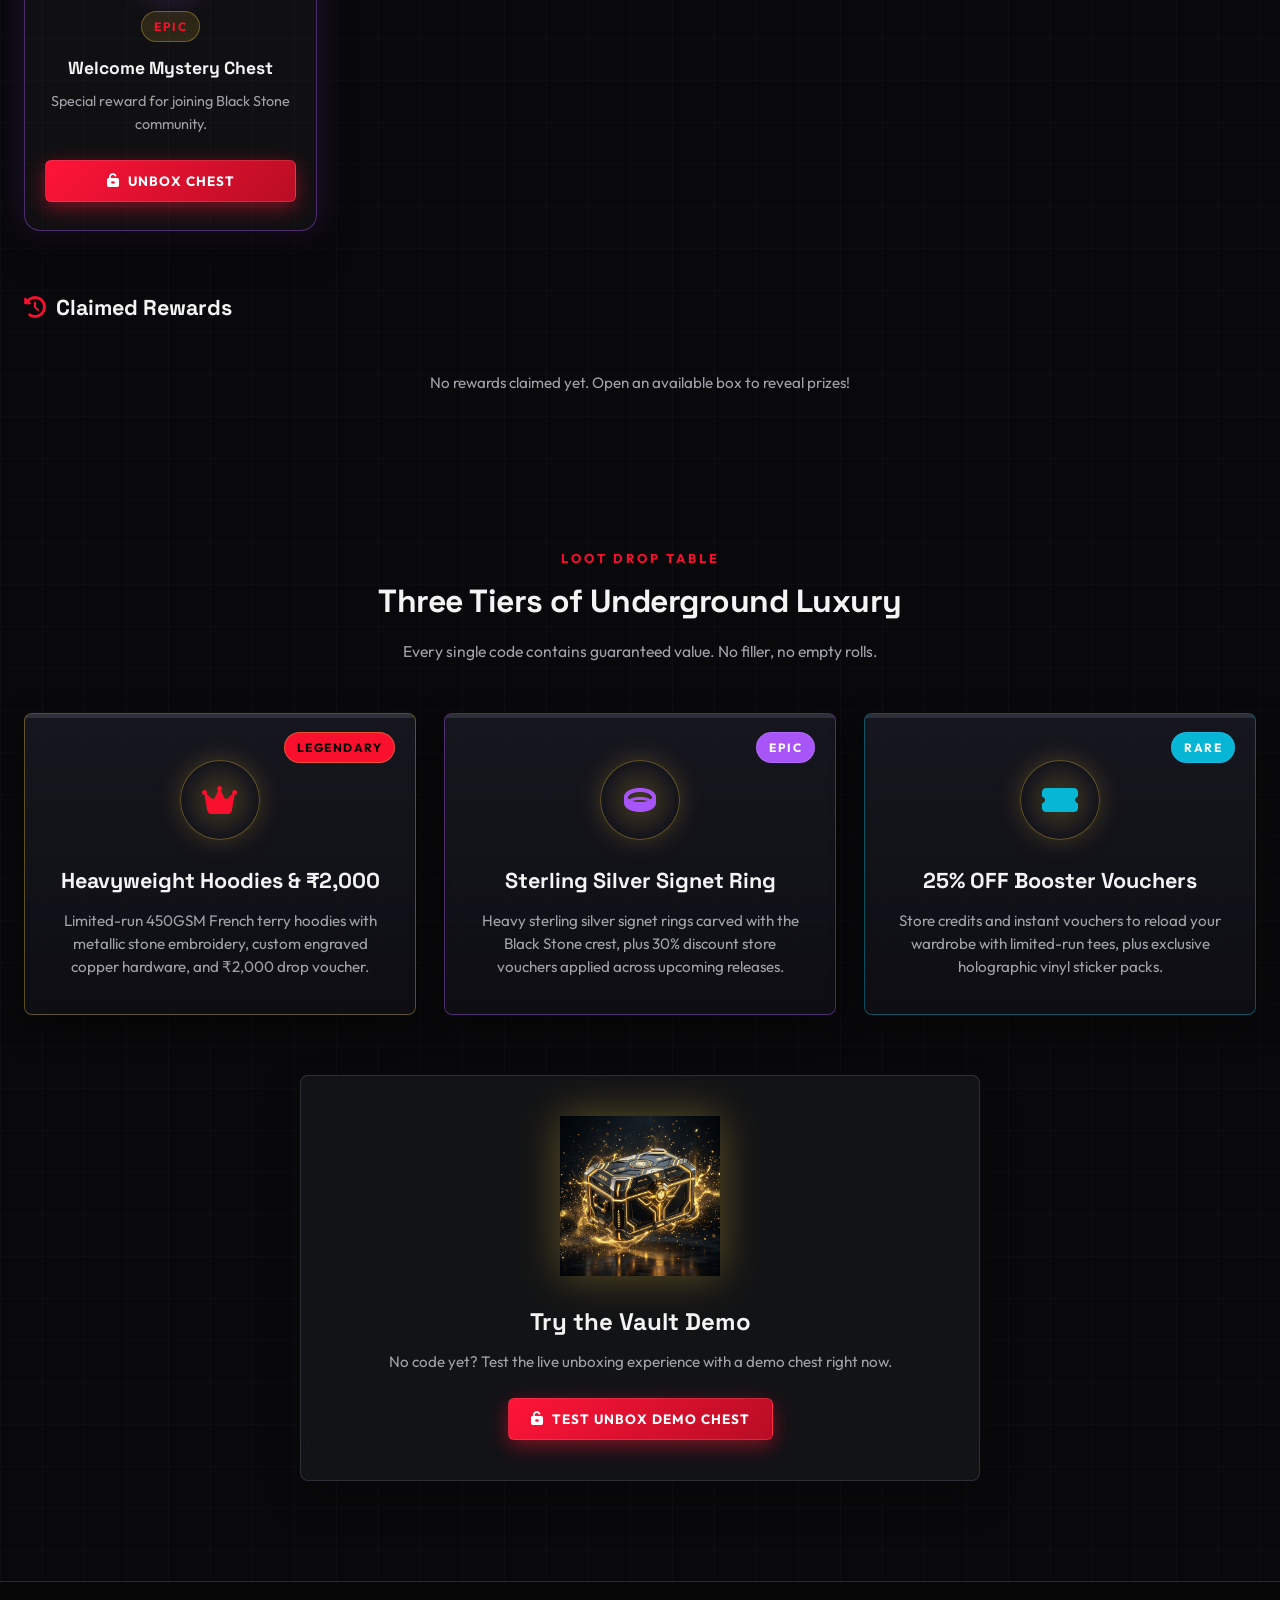
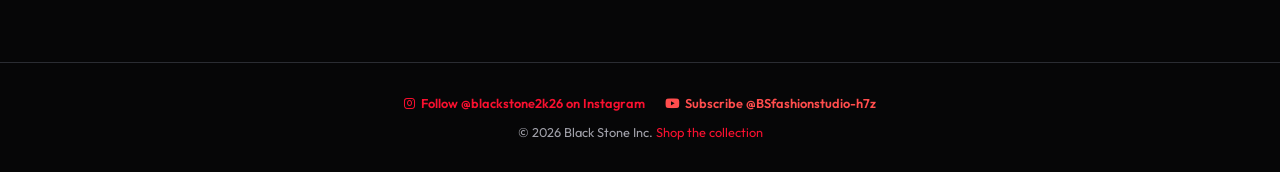
<file: code-zone.html>
<!DOCTYPE html>
<html lang="en">
<head>
    <meta charset="UTF-8">
    <meta http-equiv="refresh" content="0; url=mystery-box.html">
    <title>Redirecting to Mystery Box...</title>
    <script>
        window.location.replace("mystery-box.html");
    </script>
</head>
<body style="background:#050507; color:#fff; font-family:sans-serif; text-align:center; padding-top:100px;">
    <p>Redirecting to <a href="mystery-box.html" style="color:#ff1438;">Mystery Box</a>...</p>
</body>
</html>
</file>
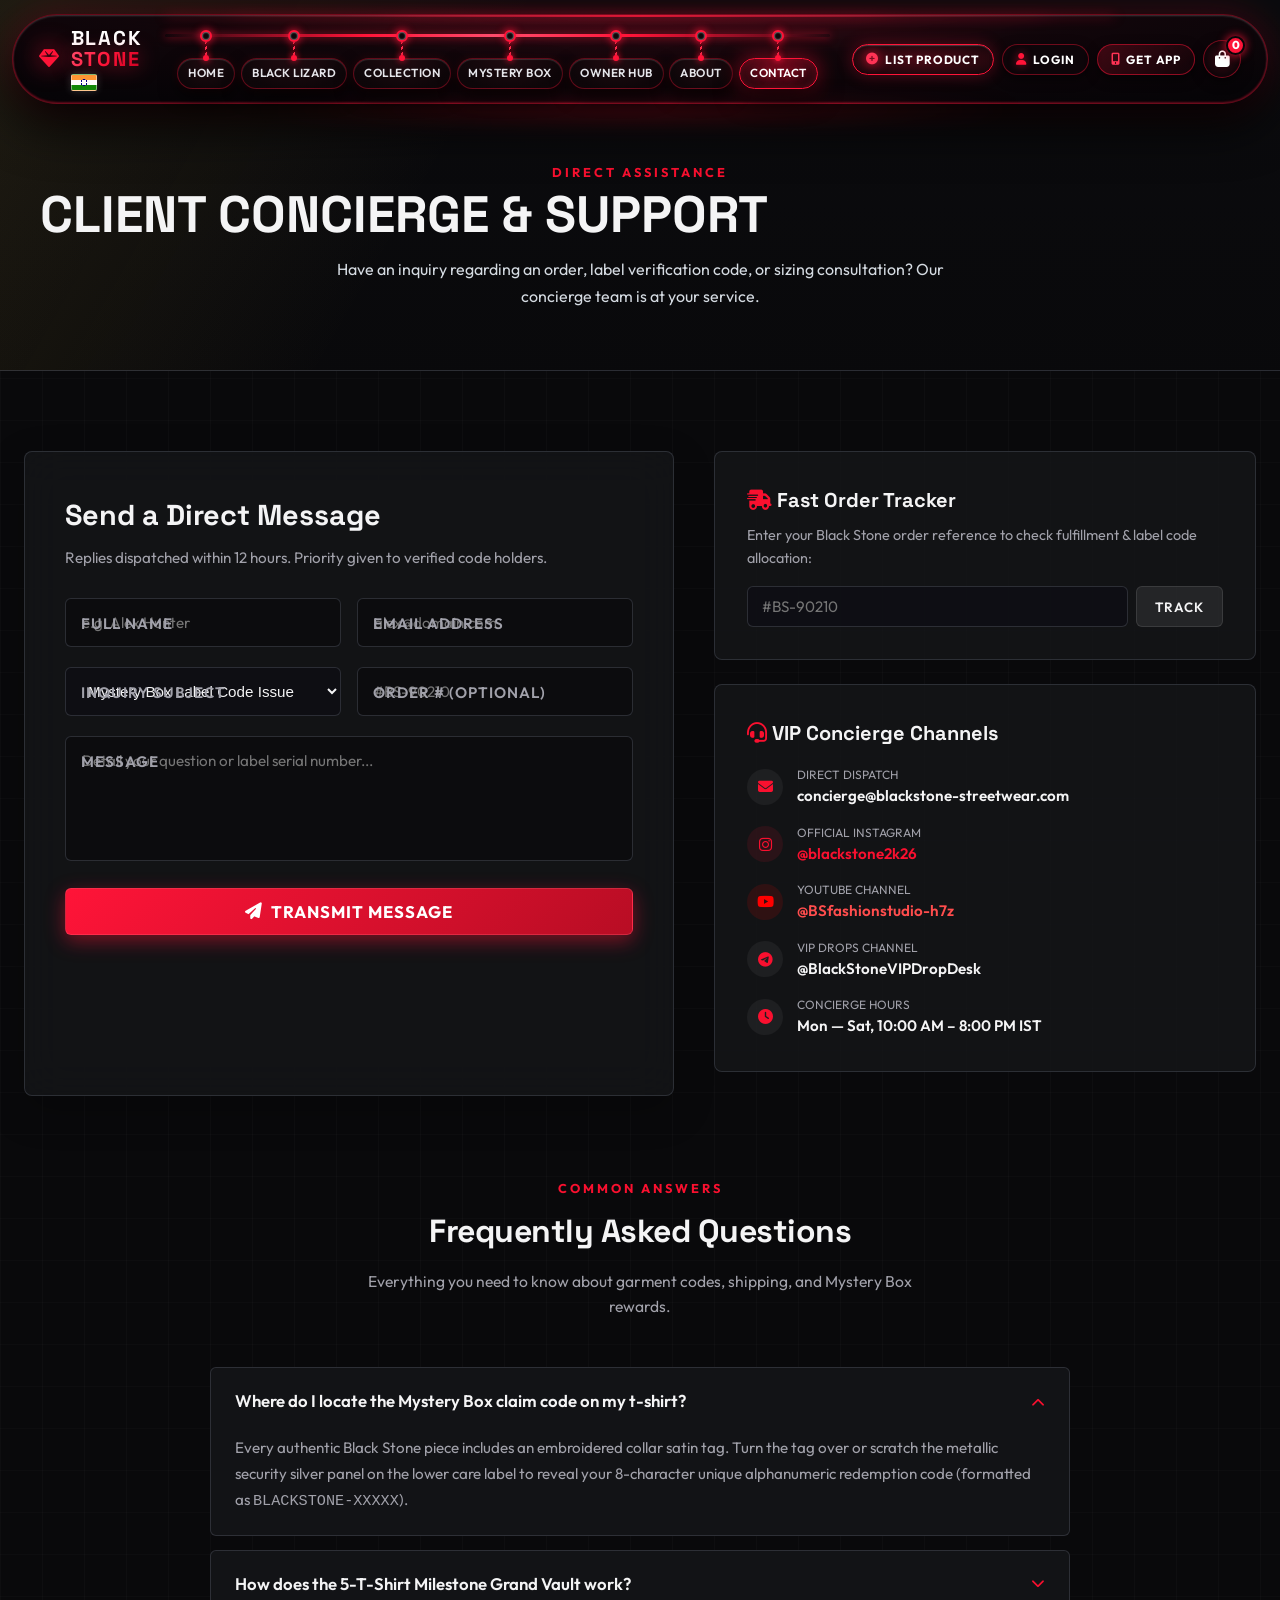
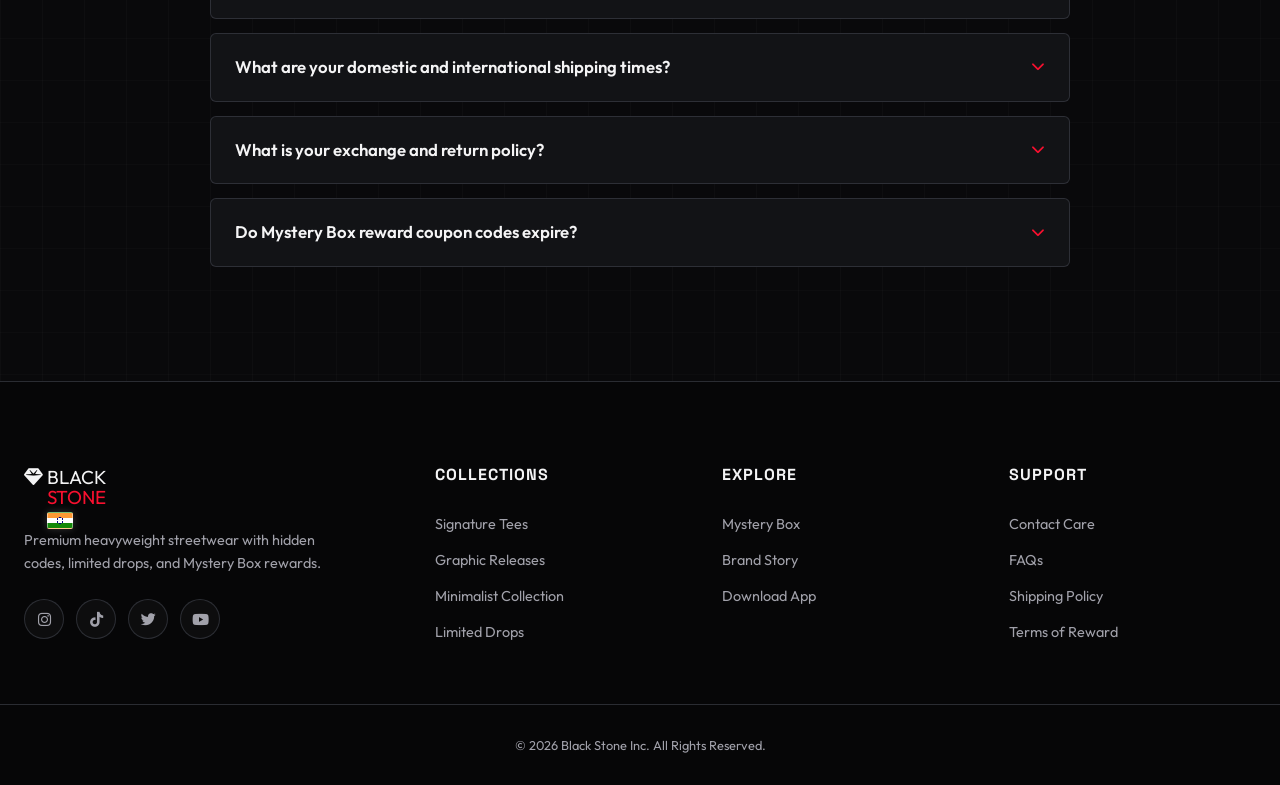
<file: contact.html>
<!DOCTYPE html>
<html lang="en">
<head>
    <meta charset="UTF-8">
    <meta name="viewport" content="width=device-width, initial-scale=1.0">
    <title>Contact Concierge & FAQs — Black Stone</title>
    <meta name="description" content="Get in touch with Black Stone concierge, track orders, verify label codes, and view FAQs.">
    <link rel="preconnect" href="https://fonts.googleapis.com">
    <link rel="preconnect" href="https://fonts.gstatic.com" crossorigin>
    <link href="https://fonts.googleapis.com/css2?family=Outfit:wght@300;400;500;600;700&family=Space+Grotesk:wght@500;700&display=swap" rel="stylesheet">
    <link rel="stylesheet" href="https://cdnjs.cloudflare.com/ajax/libs/font-awesome/6.4.0/css/all.min.css">
    <link rel="stylesheet" href="style.css">
    <style>
        .contact-grid {
            display: grid;
            grid-template-columns: 1.2fr 1fr;
            gap: 40px;
            margin-top: 40px;
        }
        @media(max-width: 900px) {
            .contact-grid { grid-template-columns: 1fr; }
        }
        .form-group {
            margin-bottom: 20px;
        }
        .form-label {
            display: block;
            font-size: 0.85rem;
            font-weight: 600;
            text-transform: uppercase;
            letter-spacing: 1px;
            color: var(--color-white);
            margin-bottom: 8px;
        }
        .form-control-custom {
            width: 100%;
            background: rgba(14, 14, 20, 0.8);
            border: 1px solid var(--color-border);
            border-radius: var(--border-radius-sm);
            padding: 14px 18px;
            color: var(--color-white);
            font-size: 0.95rem;
            transition: var(--transition-smooth);
        }
        .form-control-custom:focus {
            border-color: var(--color-gold);
            box-shadow: 0 0 15px rgba(212, 175, 55, 0.2);
            background: rgba(20, 20, 28, 0.95);
        }
        .faq-item {
            background: var(--color-bg-card-solid);
            border: 1px solid var(--color-border);
            border-radius: var(--border-radius-sm);
            margin-bottom: 14px;
            overflow: hidden;
            transition: var(--transition-smooth);
        }
        .faq-item:hover {
            border-color: rgba(212, 175, 55, 0.4);
        }
        .faq-question {
            padding: 20px 24px;
            display: flex;
            justify-content: space-between;
            align-items: center;
            cursor: pointer;
            font-weight: 600;
            font-size: 1.05rem;
        }
        .faq-question i {
            color: var(--color-gold);
            transition: transform 0.3s ease;
        }
        .faq-item.active .faq-question i {
            transform: rotate(180deg);
        }
        .faq-answer {
            max-height: 0;
            overflow: hidden;
            transition: max-height 0.4s cubic-bezier(0, 1, 0, 1), padding 0.3s ease;
            padding: 0 24px;
            color: var(--color-muted);
            font-size: 0.95rem;
            line-height: 1.7;
        }
        .faq-item.active .faq-answer {
            max-height: 500px;
            padding: 0 24px 20px;
            transition: max-height 0.4s ease-in-out, padding 0.3s ease;
        }
        .contact-info-card {
            background: var(--color-bg-card);
            border: 1px solid var(--color-border);
            border-radius: var(--border-radius-md);
            padding: 32px;
            margin-bottom: 24px;
        }
    </style>
</head>
<body>
    <!-- Header -->
    <header class="main-header">
        <div class="header-container">
            <a href="index.html" class="logo">
                <span class="logo-icon"><i class="fa-solid fa-gem"></i></span>
                <span class="logo-text">BLACK <span class="red-text gold-text">STONE</span></span>
            </a>
            
            <nav class="main-nav" id="mainNav">
                <ul>
                    <li><a href="index.html" class="nav-link">Home</a></li>
                    <li><a href="index.html#experience" class="nav-link">Black Lizard</a></li>
                    <li><a href="index.html#shop" class="nav-link">Collection</a></li>
                    <li><a href="mystery-box.html" class="nav-link">Mystery Box</a></li>
                    <li><a href="owner.html" class="nav-link">Owner Hub</a></li>
                    <li><a href="about.html" class="nav-link">About</a></li>
                    <li><a href="contact.html" class="nav-link active">Contact</a></li>
                </ul>
            </nav>

            <div class="header-actions">
                <button class="owner-btn-header" id="ownerActionBtn" onclick="openOwnerModal()" title="Owner Product Listing Portal">
                    <i class="fa-solid fa-plus-circle"></i> <span>List Product</span>
                </button>
                <button class="account-btn-header" id="accountActionBtn" onclick="window.location.href='auth.html'">
                    <i class="fa-solid fa-user"></i> <span id="accountActionText">Login</span>
                </button>
                <button class="app-btn-header" onclick="window.location.href='app.html'">
                    <i class="fa-solid fa-mobile-screen-button"></i> <span>Get App</span>
                </button>
                <div class="cart-trigger" id="cartTrigger" onclick="toggleCart(true)">
                    <i class="fa-solid fa-bag-shopping"></i>
                    <span class="cart-count" id="cartCount">0</span>
                </div>
                <button class="mobile-menu-toggle" id="menuToggle" aria-label="Toggle menu">
                    <i class="fa-solid fa-bars"></i>
                </button>
            </div>
        </div>
    </header>

    <!-- Cart Drawer -->
    <div class="cart-drawer" id="cartDrawer">
        <div class="cart-drawer-overlay" onclick="toggleCart(false)"></div>
        <div class="cart-drawer-content">
            <div class="cart-drawer-header">
                <h3>Shopping Bag (<span id="cartDrawerCount">0</span>)</h3>
                <button class="close-btn" onclick="toggleCart(false)"><i class="fa-solid fa-xmark"></i></button>
            </div>
            <div class="cart-drawer-items" id="cartItemsList"></div>
            <div class="cart-drawer-footer" id="cartFooter" style="display: none;">
                <div class="cart-total-row">
                    <span>Subtotal</span>
                    <span class="cart-total-price" id="cartTotalVal">₹0</span>
                </div>
                <p class="cart-disclaimer">Free premium shipping included. T-shirt labels contain codes for unlocking the Mystery Box.</p>
                <button class="btn btn-gold w-100" id="checkoutBtn" onclick="checkoutCart()">Secure Checkout</button>
            </div>
        </div>
    </div>

    <!-- Product Detail Modal -->
    <div class="modal-backdrop" id="productModal">
        <div class="modal-content product-modal-content">
            <button class="close-btn modal-close" onclick="closeProductModal()"><i class="fa-solid fa-xmark"></i></button>
            <div class="product-modal-grid" id="productModalGrid"></div>
        </div>
    </div>

    <!-- Checkout Success Modal -->
    <div class="modal-backdrop" id="checkoutModal">
        <div class="modal-content checkout-modal-content">
            <div class="checkout-success-header">
                <div class="success-icon"><i class="fa-solid fa-circle-check"></i></div>
                <h2>Order Confirmed!</h2>
                <p>Your Black Stone package is preparing for shipping.</p>
            </div>
            <div class="checkout-order-details">
                <p>Order ID: <span id="checkoutOrderId" class="gold-text">#BS-90210</span></p>
                <div class="code-reveal-box">
                    <h3><i class="fa-solid fa-mobile-screen-button"></i> Your 6-Digit Mystery Box Code</h3>
                    <p>A unique 6-digit code has been produced and sent to your registered mobile number. Enter it on the Mystery Box page to unlock your rewards.</p>
                    <div class="generated-codes-list" id="generatedCodesList"></div>
                    <button class="btn btn-secondary btn-sm mt-3" onclick="copyAllGeneratedCodes()">
                        <i class="fa-solid fa-copy"></i> Copy Code
                    </button>
                </div>
            </div>
            <div class="checkout-modal-actions">
                <button class="btn btn-gold" onclick="closeCheckoutModalAndGoToMystery()">Go to Mystery Box</button>
            </div>
        </div>
    </div>

    <!-- Page Hero Banner -->
    <section class="page-hero-section" style="padding: 160px 0 60px;">
        <div class="container text-center">
            <span class="section-tag">Direct Assistance</span>
            <h1 class="hero-title" style="font-size: 3.2rem; margin-bottom: 16px;">
                Client Concierge & Support
            </h1>
            <p class="hero-subtitle" style="margin: 0 auto; max-width: 650px;">
                Have an inquiry regarding an order, label verification code, or sizing consultation? Our concierge team is at your service.
            </p>
        </div>
    </section>

    <!-- Main Content Grid -->
    <section style="padding: 40px 0 100px;">
        <div class="container">
            <div class="contact-grid">
                
                <!-- Contact Message Form -->
                <div class="glass-panel" style="padding: 40px;">
                    <h2 style="font-family: var(--font-heading); font-size: 1.8rem; margin-bottom: 8px;">
                        Send a Direct Message
                    </h2>
                    <p style="color: var(--color-muted); font-size: 0.95rem; margin-bottom: 28px;">
                        Replies dispatched within 12 hours. Priority given to verified code holders.
                    </p>

                    <div id="contactFormAlert" class="auth-message" style="display: none; margin-bottom: 20px;"></div>

                    <form id="contactForm" onsubmit="handleContactSubmit(event)">
                        <div style="display: grid; grid-template-columns: 1fr 1fr; gap: 16px;">
                            <div class="form-group">
                                <label class="form-label">Full Name</label>
                                <input type="text" id="contactName" class="form-control-custom" placeholder="e.g. Alex Hunter" required>
                            </div>
                            <div class="form-group">
                                <label class="form-label">Email Address</label>
                                <input type="email" id="contactEmail" class="form-control-custom" placeholder="alex@domain.com" required>
                            </div>
                        </div>

                        <div style="display: grid; grid-template-columns: 1fr 1fr; gap: 16px;">
                            <div class="form-group">
                                <label class="form-label">Inquiry Subject</label>
                                <select id="contactSubject" class="form-control-custom" style="cursor: pointer;">
                                    <option value="code_help">Mystery Box Label Code Issue</option>
                                    <option value="order_status">Order Status & Tracking</option>
                                    <option value="sizing_fabric">Fabric / GSM / Sizing Advice</option>
                                    <option value="press_collab">Press & Collaboration</option>
                                    <option value="other">General Concierge</option>
                                </select>
                            </div>
                            <div class="form-group">
                                <label class="form-label">Order # (Optional)</label>
                                <input type="text" id="contactOrderNum" class="form-control-custom" placeholder="#BS-90210">
                            </div>
                        </div>

                        <div class="form-group">
                            <label class="form-label">Message</label>
                            <textarea id="contactMessage" class="form-control-custom" rows="5" placeholder="Detail your question or label serial number..." required></textarea>
                        </div>

                        <button type="submit" class="btn btn-gold w-100 py-3" style="font-size: 1.05rem;">
                            <i class="fa-solid fa-paper-plane me-2"></i> Transmit Message
                        </button>
                    </form>
                </div>

                <!-- Info Cards & Live Order Lookup -->
                <div>
                    <!-- Order Status Quick Checker -->
                    <div class="contact-info-card">
                        <h3 style="font-family: var(--font-heading); font-size: 1.25rem; margin-bottom: 8px;">
                            <i class="fa-solid fa-truck-fast gold-text me-2"></i> Fast Order Tracker
                        </h3>
                        <p style="color: var(--color-muted); font-size: 0.9rem; margin-bottom: 16px;">
                            Enter your Black Stone order reference to check fulfillment & label code allocation:
                        </p>
                        <div style="display: flex; gap: 8px;">
                            <input type="text" id="orderTrackInput" class="form-control-custom" placeholder="#BS-90210" style="padding: 10px 14px;">
                            <button class="btn btn-secondary" onclick="checkOrderStatus()" style="white-space: nowrap; padding: 10px 18px;">
                                Track
                            </button>
                        </div>
                        <div id="orderTrackResult" style="display:none; margin-top: 14px; padding: 14px; background: rgba(212, 175, 55, 0.08); border: 1px solid var(--color-gold); border-radius: 6px; font-size: 0.88rem;"></div>
                    </div>

                    <!-- Direct Concierge Details -->
                    <div class="contact-info-card">
                        <h3 style="font-family: var(--font-heading); font-size: 1.25rem; margin-bottom: 16px;">
                            <i class="fa-solid fa-headset gold-text me-2"></i> VIP Concierge Channels
                        </h3>
                        <div style="display: flex; flex-direction: column; gap: 14px;">
                            <div style="display: flex; align-items: center; gap: 14px;">
                                <div style="width: 36px; height: 36px; border-radius: 50%; background: rgba(255,255,255,0.05); display: flex; align-items: center; justify-content: center; color: var(--color-gold);">
                                    <i class="fa-solid fa-envelope"></i>
                                </div>
                                <div>
                                    <div style="font-size: 0.75rem; color: var(--color-muted); text-transform: uppercase;">Direct Dispatch</div>
                                    <div style="font-weight: 600; font-size: 0.95rem;">concierge@blackstone-streetwear.com</div>
                                </div>
                            </div>
                            <div style="display: flex; align-items: center; gap: 14px;">
                                <div style="width: 36px; height: 36px; border-radius: 50%; background: rgba(255,20,56,0.1); display: flex; align-items: center; justify-content: center; color: var(--color-red);">
                                    <i class="fa-brands fa-instagram"></i>
                                </div>
                                <div>
                                    <div style="font-size: 0.75rem; color: var(--color-muted); text-transform: uppercase;">Official Instagram</div>
                                    <div><a href="https://www.instagram.com/blackstone2k26?dlrf=MTh5OWppcThoNW05Yw==" target="_blank" rel="noopener noreferrer" style="font-weight: 600; font-size: 0.95rem; color: var(--color-red); text-decoration: none;">@blackstone2k26</a></div>
                                </div>
                            </div>
                            <div style="display: flex; align-items: center; gap: 14px;">
                                <div style="width: 36px; height: 36px; border-radius: 50%; background: rgba(255,0,0,0.12); display: flex; align-items: center; justify-content: center; color: #ff0000;">
                                    <i class="fa-brands fa-youtube"></i>
                                </div>
                                <div>
                                    <div style="font-size: 0.75rem; color: var(--color-muted); text-transform: uppercase;">YouTube Channel</div>
                                    <div><a href="http://www.youtube.com/@BSfashionstudio-h7z" target="_blank" rel="noopener noreferrer" style="font-weight: 600; font-size: 0.95rem; color: #ff4d4d; text-decoration: none;">@BSfashionstudio-h7z</a></div>
                                </div>
                            </div>
                            <div style="display: flex; align-items: center; gap: 14px;">
                                <div style="width: 36px; height: 36px; border-radius: 50%; background: rgba(255,255,255,0.05); display: flex; align-items: center; justify-content: center; color: var(--color-gold);">
                                    <i class="fa-brands fa-telegram"></i>
                                </div>
                                <div>
                                    <div style="font-size: 0.75rem; color: var(--color-muted); text-transform: uppercase;">VIP Drops Channel</div>
                                    <div style="font-weight: 600; font-size: 0.95rem;">@BlackStoneVIPDropDesk</div>
                                </div>
                            </div>
                            <div style="display: flex; align-items: center; gap: 14px;">
                                <div style="width: 36px; height: 36px; border-radius: 50%; background: rgba(255,255,255,0.05); display: flex; align-items: center; justify-content: center; color: var(--color-gold);">
                                    <i class="fa-solid fa-clock"></i>
                                </div>
                                <div>
                                    <div style="font-size: 0.75rem; color: var(--color-muted); text-transform: uppercase;">Concierge Hours</div>
                                    <div style="font-weight: 600; font-size: 0.95rem;">Mon — Sat, 10:00 AM – 8:00 PM IST</div>
                                </div>
                            </div>
                        </div>
                    </div>
                </div>

            </div>

            <!-- FAQ Section -->
            <div style="margin-top: 80px;" id="faqs">
                <div class="section-header text-center">
                    <span class="section-tag">Common Answers</span>
                    <h2>Frequently Asked Questions</h2>
                    <p>Everything you need to know about garment codes, shipping, and Mystery Box rewards.</p>
                </div>

                <div style="max-width: 860px; margin: 0 auto;">
                    <div class="faq-item active">
                        <div class="faq-question" onclick="toggleFaq(this)">
                            <span>Where do I locate the Mystery Box claim code on my t-shirt?</span>
                            <i class="fa-solid fa-chevron-down"></i>
                        </div>
                        <div class="faq-answer">
                            Every authentic Black Stone piece includes an embroidered collar satin tag. Turn the tag over or scratch the metallic security silver panel on the lower care label to reveal your 8-character unique alphanumeric redemption code (formatted as <code>BLACKSTONE-XXXXX</code>).
                        </div>
                    </div>

                    <div class="faq-item">
                        <div class="faq-question" onclick="toggleFaq(this)">
                            <span>How does the 5-T-Shirt Milestone Grand Vault work?</span>
                            <i class="fa-solid fa-chevron-down"></i>
                        </div>
                        <div class="faq-answer">
                            Whenever you redeem 5 verified garment codes in the <a href="mystery-box.html" class="gold-text">Mystery Box</a>, you automatically trigger the <strong>Grand Vault Master Chest</strong>. This legendary drop awards heavyweight limited-run hoodies, sterling silver crest rings, and voucher credits.
                        </div>
                    </div>

                    <div class="faq-item" id="shipping">
                        <div class="faq-question" onclick="toggleFaq(this)">
                            <span>What are your domestic and international shipping times?</span>
                            <i class="fa-solid fa-chevron-down"></i>
                        </div>
                        <div class="faq-answer">
                            All collection orders and Mystery Box physical rewards are shipped via express insured air courier. Domestic deliveries arrive within 2–4 business days. International dispatches take 5–8 business days with tracking provided upon dispatch.
                        </div>
                    </div>

                    <div class="faq-item">
                        <div class="faq-question" onclick="toggleFaq(this)">
                            <span>What is your exchange and return policy?</span>
                            <i class="fa-solid fa-chevron-down"></i>
                        </div>
                        <div class="faq-answer">
                            We offer complimentary 14-day exchanges for sizing adjustments, provided garments are unworn with original woven tags and unscratched code labels intact. If a label code has already been claimed on the website, only store credit exchanges apply.
                        </div>
                    </div>

                    <div class="faq-item" id="rewards">
                        <div class="faq-question" onclick="toggleFaq(this)">
                            <span>Do Mystery Box reward coupon codes expire?</span>
                            <i class="fa-solid fa-chevron-down"></i>
                        </div>
                        <div class="faq-answer">
                            Digital store credits and discount vouchers redeemed through the Mystery Box Lounge are valid for 180 days from the date of unboxing and apply across all upcoming drop collections.
                        </div>
                    </div>
                </div>
            </div>

        </div>
    </section>

    <!-- Footer -->
    <footer class="main-footer">
        <div class="container footer-grid">
            <div class="footer-brand">
                <a href="index.html" class="logo">
                    <span class="logo-icon"><i class="fa-solid fa-gem"></i></span>
                    <span class="logo-text">BLACK <span class="gold-text">STONE</span></span>
                </a>
                <p class="footer-about-text">Premium heavyweight streetwear with hidden codes, limited drops, and Mystery Box rewards.</p>
                <div class="footer-socials">
                    <a href="https://www.instagram.com/blackstone2k26?dlrf=MTh5OWppcThoNW05Yw==" target="_blank" rel="noopener noreferrer" aria-label="Instagram @blackstone2k26"><i class="fa-brands fa-instagram"></i></a>
                    <a href="#" aria-label="TikTok"><i class="fa-brands fa-tiktok"></i></a>
                    <a href="#" aria-label="Twitter"><i class="fa-brands fa-twitter"></i></a>
                    <a href="http://www.youtube.com/@BSfashionstudio-h7z" target="_blank" rel="noopener noreferrer" aria-label="YouTube @BSfashionstudio-h7z"><i class="fa-brands fa-youtube"></i></a>
                </div>
            </div>
            <div class="footer-links">
                <h4>Collections</h4>
                <ul>
                    <li><a href="index.html#shop">Signature Tees</a></li>
                    <li><a href="index.html#shop">Graphic Releases</a></li>
                    <li><a href="index.html#shop">Minimalist Collection</a></li>
                    <li><a href="index.html#shop">Limited Drops</a></li>
                </ul>
            </div>
            <div class="footer-links">
                <h4>Explore</h4>
                <ul>
                    <li><a href="mystery-box.html">Mystery Box</a></li>
                    <li><a href="about.html">Brand Story</a></li>
                    <li><a href="app.html">Download App</a></li>
                </ul>
            </div>
            <div class="footer-links">
                <h4>Support</h4>
                <ul>
                    <li><a href="contact.html">Contact Care</a></li>
                    <li><a href="contact.html#faqs">FAQs</a></li>
                    <li><a href="contact.html#shipping">Shipping Policy</a></li>
                    <li><a href="contact.html#rewards">Terms of Reward</a></li>
                </ul>
            </div>
        </div>
        <div class="footer-bottom text-center">
            <p>&copy; 2026 Black Stone Inc. All Rights Reserved.</p>
        </div>
    </footer>

    <script src="app.js"></script>
    <script>
        function toggleFaq(el) {
            const item = el.parentElement;
            item.classList.toggle('active');
            if (window.bsAudio) bsAudio.playClick();
        }

        function handleContactSubmit(e) {
            e.preventDefault();
            const alertBox = document.getElementById('contactFormAlert');
            const name = document.getElementById('contactName').value;
            alertBox.style.display = 'block';
            alertBox.className = 'auth-message show success';
            alertBox.style.color = '#ffd700';
            alertBox.style.borderColor = 'rgba(212, 175, 55, 0.4)';
            alertBox.innerHTML = `<strong>Inquiry Received!</strong> Thank you ${name}. Your ticket has been assigned to a VIP concierge specialist. Response dispatching shortly.`;
            document.getElementById('contactForm').reset();
            if (window.bsAudio) bsAudio.playSuccess();
            if (window.confettiEngine) confettiEngine.burst(40);
        }

        function checkOrderStatus() {
            const val = document.getElementById('orderTrackInput').value.trim();
            const res = document.getElementById('orderTrackResult');
            if (!val) {
                alert('Please enter an order ID (e.g. #BS-90210)');
                return;
            }
            res.style.display = 'block';
            res.innerHTML = `
                <div style="font-weight: 700; color: var(--color-gold); margin-bottom: 4px;">
                    <i class="fa-solid fa-circle-check me-1"></i> Order ${val.toUpperCase()} Found
                </div>
                <div style="color: var(--color-white); margin-bottom: 2px;">Status: <strong>Dispatched & In Flight</strong></div>
                <div style="color: var(--color-muted);">Package includes: <strong>2x 260GSM Tees + 2 Hidden Reward Codes</strong></div>
            `;
            if (window.bsAudio) bsAudio.playClick();
        }
    </script>
</body>
</html>
</file>
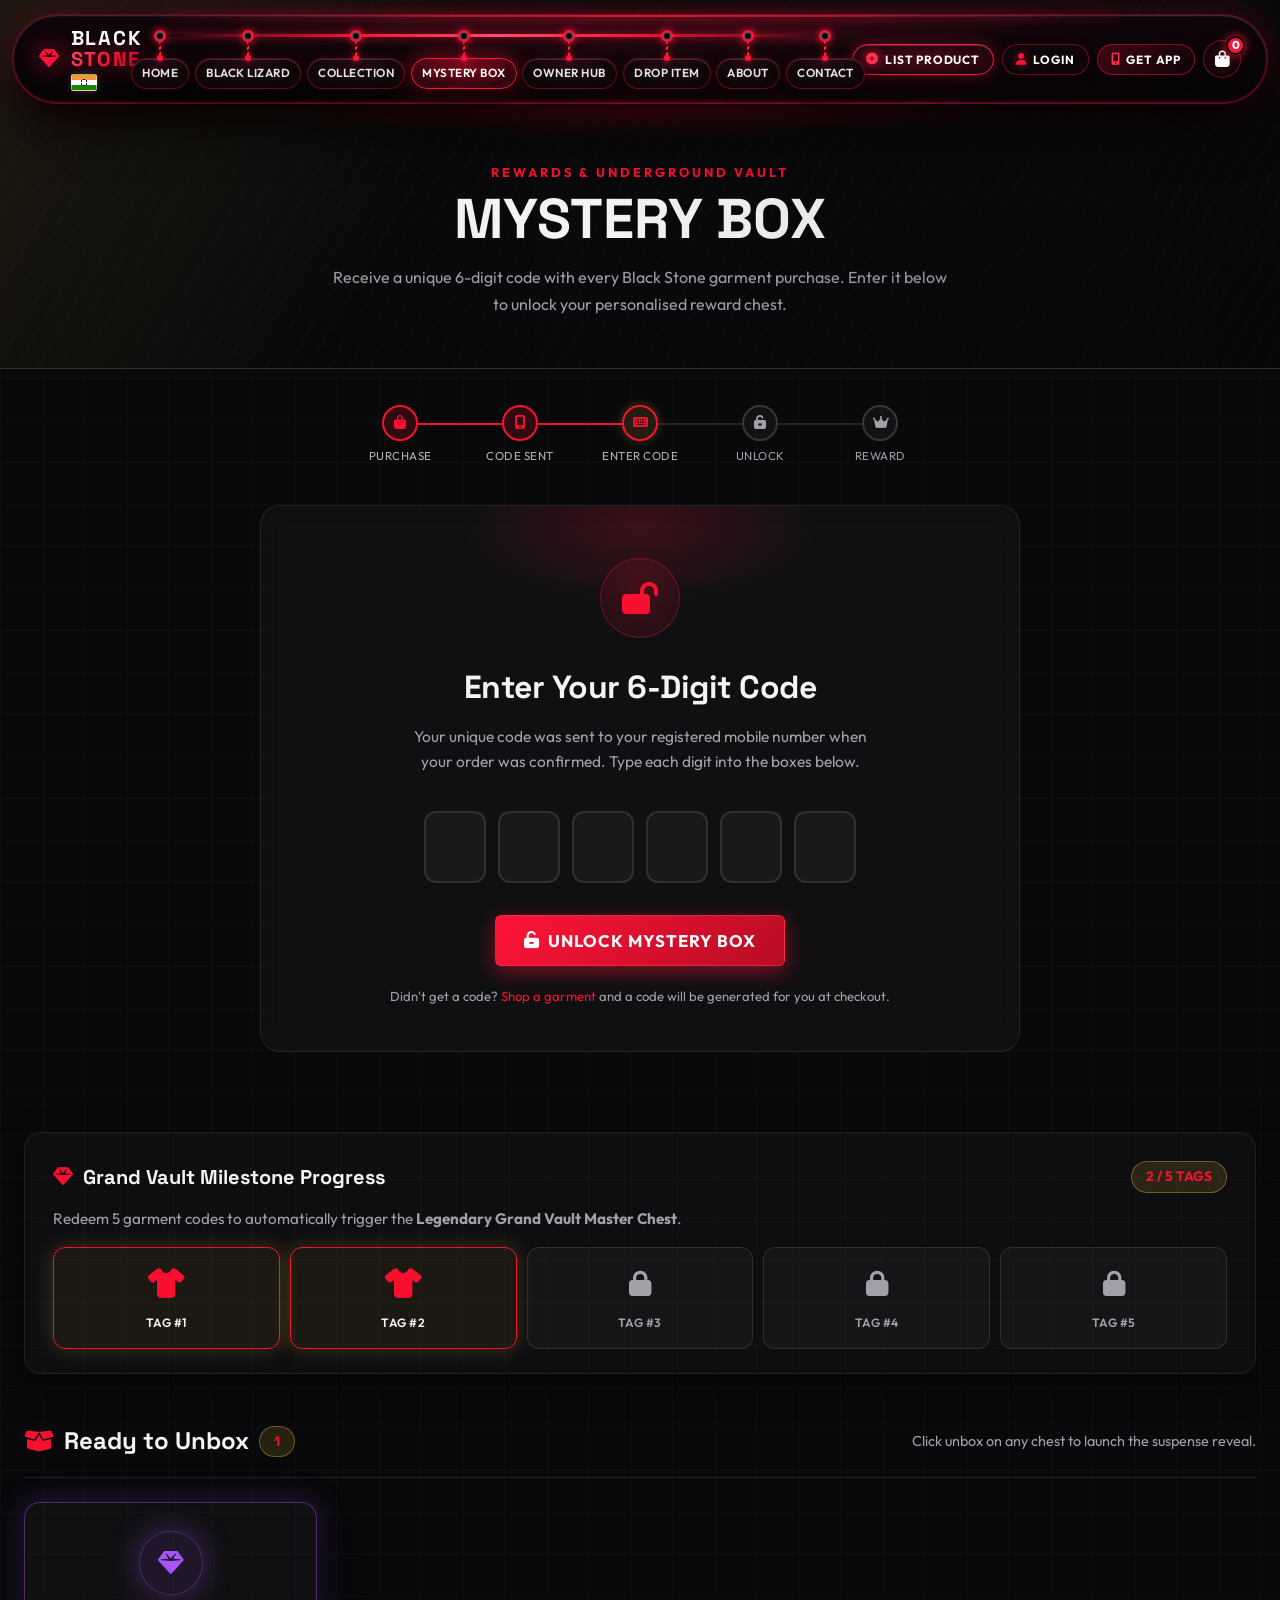
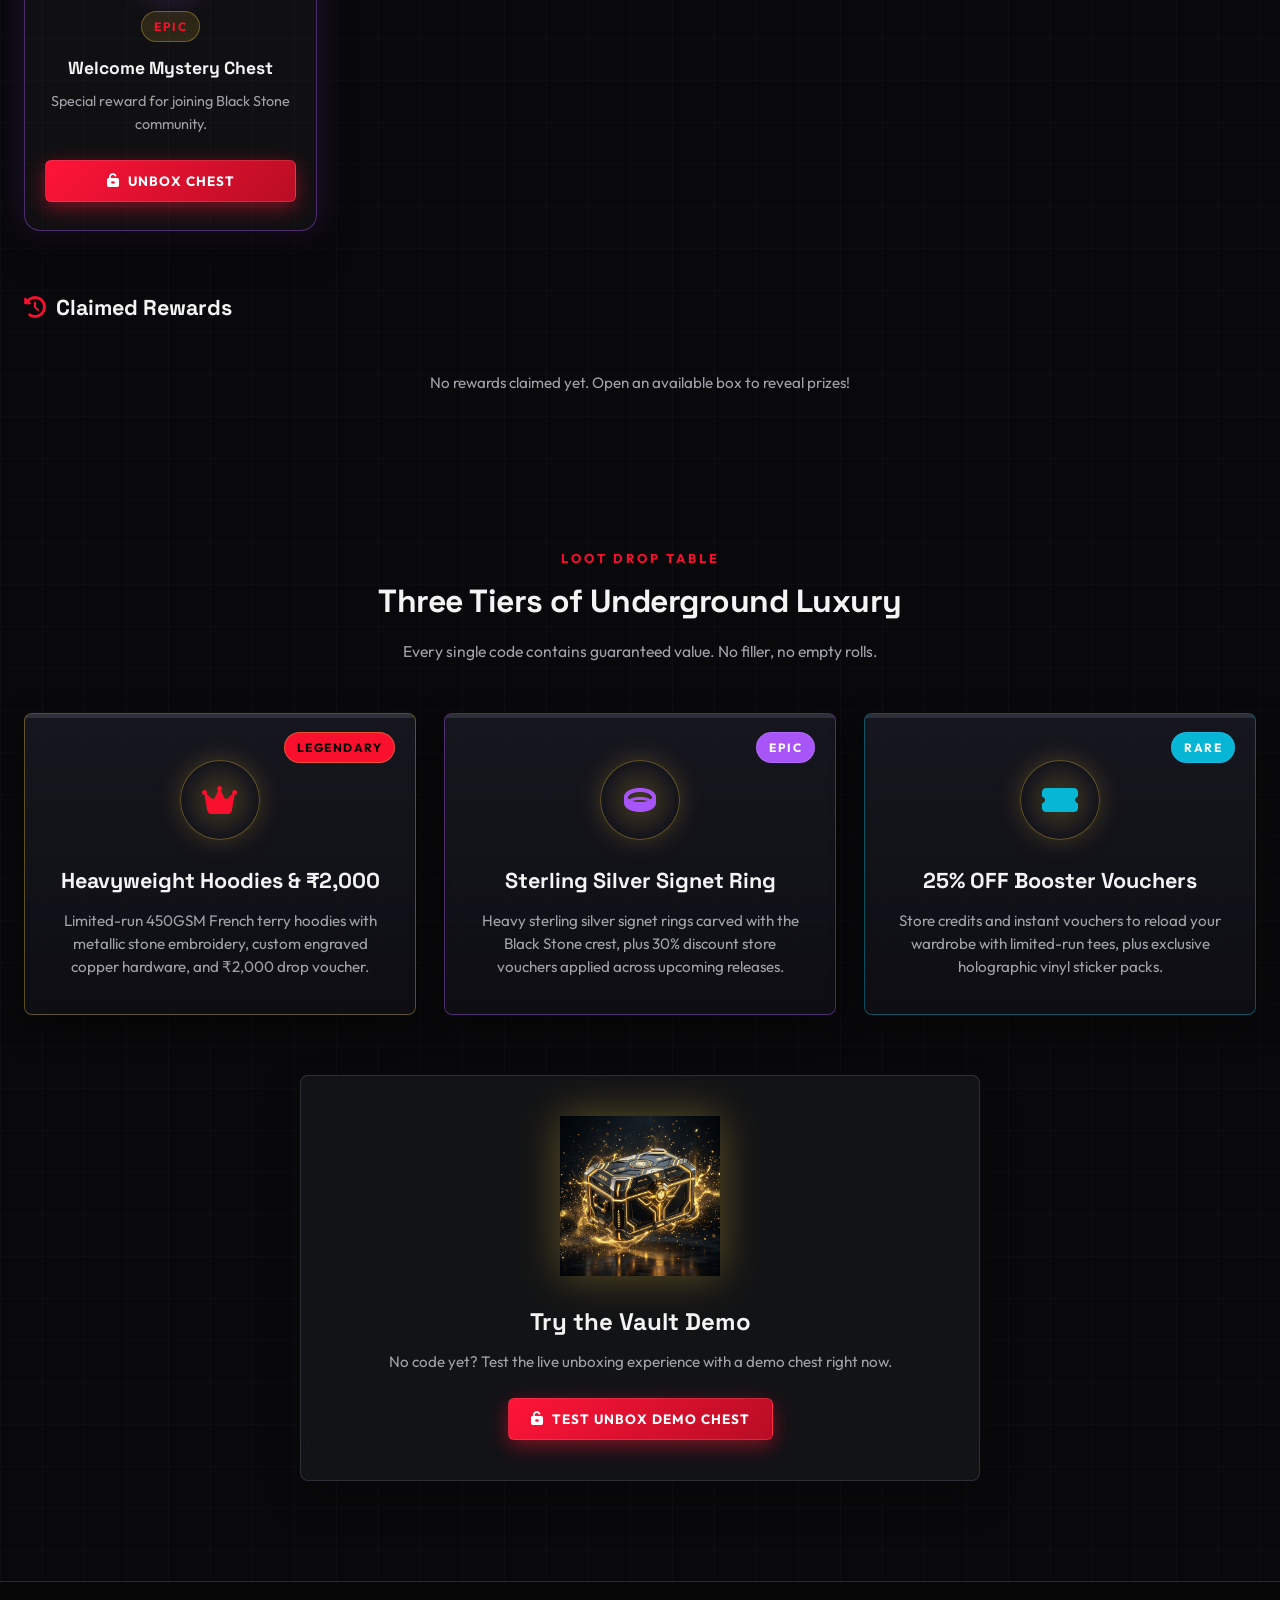
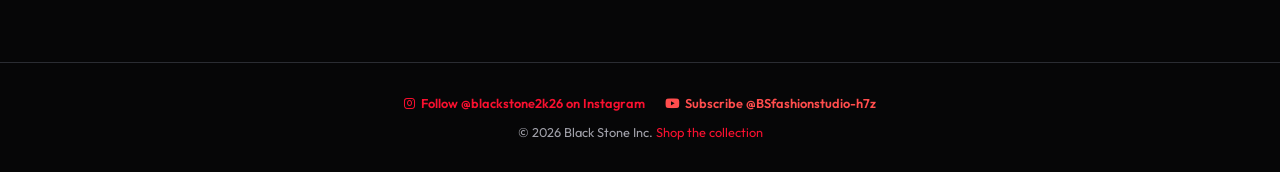
<file: mystery-box.html>
<!DOCTYPE html>
<html lang="en">
<head>
    <meta charset="UTF-8">
    <meta name="viewport" content="width=device-width, initial-scale=1.0">
    <title>Black Stone - Mystery Box</title>
    <meta name="description" content="Enter your 6-digit Black Stone code and unlock your Mystery Box reward.">
    <link rel="preconnect" href="https://fonts.googleapis.com">
    <link rel="preconnect" href="https://fonts.gstatic.com" crossorigin>
    <link href="https://fonts.googleapis.com/css2?family=Outfit:wght@300;400;500;600;700&family=Space+Grotesk:wght@500;700&display=swap" rel="stylesheet">
    <link rel="stylesheet" href="https://cdnjs.cloudflare.com/ajax/libs/font-awesome/6.4.0/css/all.min.css">
    <link rel="stylesheet" href="style.css">
    <style>
        /* ==============================
           OTP / 6-Digit Code Entry
        ============================== */
        .mystery-otp-section {
            padding: 30px 0 60px;
        }

        .mystery-otp-card {
            background: rgba(255,255,255,0.03);
            border: 1px solid rgba(255,255,255,0.08);
            border-radius: 20px;
            padding: 52px 40px 44px;
            max-width: 760px;
            margin: 0 auto;
            text-align: center;
            position: relative;
            overflow: hidden;
            backdrop-filter: blur(12px);
        }

        .mystery-otp-card::before {
            content: '';
            position: absolute;
            top: -60px;
            left: 50%;
            transform: translateX(-50%);
            width: 360px;
            height: 160px;
            background: radial-gradient(ellipse, rgba(255,20,56,0.18) 0%, transparent 70%);
            pointer-events: none;
        }

        .otp-icon-ring {
            width: 80px;
            height: 80px;
            border-radius: 50%;
            background: radial-gradient(circle, rgba(255,20,56,0.2), rgba(255,20,56,0.05));
            border: 1.5px solid rgba(255,20,56,0.35);
            display: flex;
            align-items: center;
            justify-content: center;
            font-size: 2rem;
            color: var(--color-red);
            margin: 0 auto 24px;
        }

        .otp-title {
            font-family: var(--font-heading);
            font-size: 2rem;
            margin-bottom: 10px;
            letter-spacing: -0.5px;
        }

        .otp-subtitle {
            color: var(--color-muted);
            font-size: 0.97rem;
            max-width: 460px;
            margin: 0 auto 36px;
            line-height: 1.65;
        }

        /* Six digit boxes */
        .otp-input-group {
            display: flex;
            gap: 12px;
            justify-content: center;
            margin-bottom: 32px;
        }

        .otp-digit {
            width: 62px;
            height: 72px;
            border-radius: 12px;
            border: 2px solid rgba(255,255,255,0.1);
            background: rgba(255,255,255,0.04);
            color: #fff;
            font-family: var(--font-heading);
            font-size: 1.8rem;
            font-weight: 700;
            text-align: center;
            caret-color: var(--color-red);
            outline: none;
            transition: border-color 0.2s, background 0.2s, box-shadow 0.2s;
            letter-spacing: 0;
        }

        .otp-digit:focus {
            border-color: var(--color-red);
            background: rgba(255,20,56,0.08);
            box-shadow: 0 0 0 3px rgba(255,20,56,0.18);
        }

        .otp-digit.filled {
            border-color: rgba(212,175,55,0.6);
            color: var(--color-gold, #d4af37);
        }

        .otp-digit.shake {
            animation: otpShake 0.4s ease;
        }

        @keyframes otpShake {
            0%, 100% { transform: translateX(0); }
            20%       { transform: translateX(-8px); border-color: #f87171; }
            40%       { transform: translateX(8px);  border-color: #f87171; }
            60%       { transform: translateX(-6px); border-color: #f87171; }
            80%       { transform: translateX(6px);  border-color: #f87171; }
        }

        .otp-submit-btn {
            min-width: 240px;
            font-size: 1.05rem;
            letter-spacing: 1px;
        }

        /* Alert strip */
        .otp-alert {
            display: none;
            border-radius: 10px;
            padding: 12px 18px;
            font-size: 0.93rem;
            margin: 0 auto 24px;
            max-width: 500px;
            text-align: center;
        }

        .otp-alert.success {
            background: rgba(74,222,128,0.08);
            border: 1px solid rgba(74,222,128,0.35);
            color: #4ade80;
        }

        .otp-alert.error {
            background: rgba(248,113,113,0.08);
            border: 1px solid rgba(248,113,113,0.35);
            color: #f87171;
        }

        /* Checkpoint progress */
        .checkpoint-strip {
            display: flex;
            align-items: center;
            justify-content: center;
            gap: 0;
            margin: 36px auto 0;
            max-width: 600px;
        }

        .checkpoint-node {
            display: flex;
            flex-direction: column;
            align-items: center;
            gap: 6px;
            flex: 1;
            position: relative;
        }

        .checkpoint-node:not(:last-child)::after {
            content: '';
            position: absolute;
            top: 18px;
            left: calc(50% + 18px);
            width: calc(100% - 36px);
            height: 2px;
            background: rgba(255,255,255,0.1);
            z-index: 0;
        }

        .checkpoint-node.done::after {
            background: var(--color-red);
        }

        .checkpoint-bubble {
            width: 36px;
            height: 36px;
            border-radius: 50%;
            border: 2px solid rgba(255,255,255,0.15);
            background: rgba(255,255,255,0.04);
            display: flex;
            align-items: center;
            justify-content: center;
            font-size: 0.85rem;
            color: var(--color-muted);
            font-weight: 600;
            position: relative;
            z-index: 1;
            transition: all 0.3s;
        }

        .checkpoint-node.done .checkpoint-bubble {
            border-color: var(--color-red);
            background: rgba(255,20,56,0.15);
            color: var(--color-red);
        }

        .checkpoint-node.active .checkpoint-bubble {
            border-color: var(--color-gold, #d4af37);
            background: rgba(212,175,55,0.12);
            color: var(--color-gold, #d4af37);
            box-shadow: 0 0 10px rgba(212,175,55,0.3);
        }

        .checkpoint-label {
            font-size: 0.72rem;
            color: var(--color-muted);
            text-transform: uppercase;
            letter-spacing: 0.5px;
            white-space: nowrap;
        }

        .checkpoint-node.done .checkpoint-label,
        .checkpoint-node.active .checkpoint-label {
            color: rgba(255,255,255,0.7);
        }

        /* Milestone tracker */
        .milestone-tracker {
            background: rgba(255,255,255,0.025);
            border: 1px solid rgba(255,255,255,0.07);
            border-radius: 16px;
            padding: 28px 28px 24px;
            margin-bottom: 32px;
        }

        .milestone-header {
            display: flex;
            align-items: center;
            justify-content: space-between;
            flex-wrap: wrap;
            gap: 12px;
            margin-bottom: 14px;
        }

        .milestone-slots {
            display: flex;
            gap: 10px;
            flex-wrap: wrap;
            margin-top: 16px;
        }

        .milestone-slot {
            flex: 1;
            min-width: 60px;
            background: rgba(255,255,255,0.03);
            border: 1px solid rgba(255,255,255,0.1);
            border-radius: 12px;
            padding: 16px 8px;
            text-align: center;
            transition: all 0.3s;
        }

        .milestone-slot.unlocked {
            border-color: var(--color-gold, #d4af37);
            background: rgba(212,175,55,0.07);
        }

        .slot-icon { font-size: 1.3rem; margin-bottom: 6px; color: var(--color-muted); }
        .milestone-slot.unlocked .slot-icon { color: var(--color-gold, #d4af37); }
        .slot-label { font-size: 0.72rem; text-transform: uppercase; letter-spacing: 0.5px; color: var(--color-muted); }

        /* Chest grid */
        .chest-grid {
            display: grid;
            grid-template-columns: repeat(auto-fill, minmax(240px, 1fr));
            gap: 20px;
        }

        .chest-card {
            background: rgba(255,255,255,0.03);
            border: 1px solid rgba(255,255,255,0.08);
            border-radius: 16px;
            padding: 28px 20px;
            text-align: center;
            transition: transform 0.3s, border-color 0.3s;
        }

        .chest-card:hover { transform: translateY(-4px); }
        .chest-card.legendary { border-color: rgba(212,175,55,0.4); }
        .chest-card.epic      { border-color: rgba(168,85,247,0.4); }
        .chest-card.rare      { border-color: rgba(6,182,212,0.4); }

        .chest-icon-wrapper {
            width: 64px;
            height: 64px;
            border-radius: 50%;
            background: rgba(255,20,56,0.1);
            border: 1px solid rgba(255,20,56,0.2);
            display: flex;
            align-items: center;
            justify-content: center;
            font-size: 1.6rem;
            color: var(--color-red);
            margin: 0 auto 16px;
        }

        .chest-card.legendary .chest-icon-wrapper { background: rgba(212,175,55,0.1); border-color: rgba(212,175,55,0.3); color: var(--color-gold, #d4af37); }
        .chest-card.epic      .chest-icon-wrapper { background: rgba(168,85,247,0.1); border-color: rgba(168,85,247,0.3); color: #a855f7; }
        .chest-card.rare      .chest-icon-wrapper { background: rgba(6,182,212,0.1);  border-color: rgba(6,182,212,0.3);  color: #06b6d4; }

        /* Responsive */
        @media (max-width: 560px) {
            .otp-digit {
                width: 44px;
                height: 56px;
                font-size: 1.4rem;
                border-radius: 9px;
            }

            .otp-input-group { gap: 8px; }

            .mystery-otp-card { padding: 36px 20px 32px; }

            .otp-title { font-size: 1.5rem; }

            .checkpoint-label { display: none; }
        }
    </style>
</head>
<body>
    <header class="main-header">
        <div class="header-container">
            <a href="index.html" class="logo">
                <span class="logo-icon"><i class="fa-solid fa-gem"></i></span>
                <span class="logo-text">BLACK <span class="red-text gold-text">STONE</span></span>
            </a>
            <nav class="main-nav" id="mainNav">
                <ul>
                    <li><a href="index.html" class="nav-link">Home</a></li>
                    <li><a href="index.html#experience" class="nav-link">Black Lizard</a></li>
                    <li><a href="index.html#shop" class="nav-link">Collection</a></li>
                    <li><a href="mystery-box.html" class="nav-link active">Mystery Box</a></li>
                    <li><a href="owner.html" class="nav-link">Owner Hub</a></li>
                    <li><a href="drop-item.html" class="nav-link">Drop Item</a></li>
                    <li><a href="about.html" class="nav-link">About</a></li>
                    <li><a href="contact.html" class="nav-link">Contact</a></li>
                </ul>
            </nav>
            <div class="header-actions">
                <button class="owner-btn-header" id="ownerActionBtn" onclick="openOwnerModal()" title="Owner Product Listing Portal">
                    <i class="fa-solid fa-plus-circle"></i> <span>List Product</span>
                </button>
                <button class="account-btn-header" id="accountActionBtn" onclick="window.location.href='auth.html'">
                    <i class="fa-solid fa-user"></i> <span id="accountActionText">Login</span>
                </button>
                <button class="app-btn-header" onclick="window.location.href='app.html'">
                    <i class="fa-solid fa-mobile-screen-button"></i> <span>Get App</span>
                </button>
                <div class="cart-trigger" id="cartTrigger" onclick="toggleCart(true)">
                    <i class="fa-solid fa-bag-shopping"></i>
                    <span class="cart-count" id="cartCount">0</span>
                </div>
                <button class="mobile-menu-toggle" id="menuToggle" aria-label="Toggle menu">
                    <i class="fa-solid fa-bars"></i>
                </button>
            </div>
        </div>
    </header>

    <!-- Cart Drawer -->
    <div class="cart-drawer" id="cartDrawer">
        <div class="cart-drawer-overlay" onclick="toggleCart(false)"></div>
        <div class="cart-drawer-content">
            <div class="cart-drawer-header">
                <h3>Shopping Bag (<span id="cartDrawerCount">0</span>)</h3>
                <button class="close-btn" onclick="toggleCart(false)"><i class="fa-solid fa-xmark"></i></button>
            </div>
            <div class="cart-drawer-items" id="cartItemsList"></div>
            <div class="cart-drawer-footer" id="cartFooter" style="display: none;">
                <div class="cart-total-row">
                    <span>Subtotal</span>
                    <span class="cart-total-price" id="cartTotalVal">₹0</span>
                </div>
                <p class="cart-disclaimer">Free premium shipping included. Each garment comes with a 6-digit Mystery Box code sent to your registered mobile number.</p>
                <button class="btn btn-gold w-100" id="checkoutBtn" onclick="checkoutCart()">Secure Checkout</button>
            </div>
        </div>
    </div>

    <!-- Product Detail Modal -->
    <div class="modal-backdrop" id="productModal">
        <div class="modal-content product-modal-content">
            <button class="close-btn modal-close" onclick="closeProductModal()"><i class="fa-solid fa-xmark"></i></button>
            <div class="product-modal-grid" id="productModalGrid"></div>
        </div>
    </div>

    <!-- Checkout Success Modal -->
    <div class="modal-backdrop" id="checkoutModal">
        <div class="modal-content checkout-modal-content">
            <div class="checkout-success-header">
                <div class="success-icon"><i class="fa-solid fa-circle-check"></i></div>
                <h2>Order Confirmed!</h2>
                <p>Your Black Stone package is preparing for shipping.</p>
            </div>
            <div class="checkout-order-details">
                <p>Order ID: <span id="checkoutOrderId" class="gold-text">#BS-90210</span></p>
                <div class="code-reveal-box">
                    <h3><i class="fa-solid fa-mobile-screen-button"></i> Your Mystery Box Code</h3>
                    <p>A <strong>6-digit code</strong> has been generated for your order. In a live deployment this would be sent to your registered mobile number.</p>
                    <div class="generated-codes-list" id="generatedCodesList"></div>
                    <button class="btn btn-secondary btn-sm mt-3" onclick="copyAllGeneratedCodes()">
                        <i class="fa-solid fa-copy"></i> Copy Code
                    </button>
                </div>
            </div>
            <div class="checkout-modal-actions">
                <button class="btn btn-gold" onclick="closeCheckoutModalAndGoToMystery()">Enter Code Now &rarr;</button>
            </div>
        </div>
    </div>

    <!-- PAGE HERO -->
    <section class="page-hero-section" style="padding: 160px 0 50px; position: relative;">
        <div class="hero-bg-glow"></div>
        <div class="container page-hero-content text-center">
            <span class="section-tag">Rewards &amp; Underground Vault</span>
            <h1 class="hero-title" style="font-size: 3.5rem; margin-bottom: 16px;">
                Mystery Box
            </h1>
            <p class="hero-subtitle" style="margin: 0 auto; max-width: 620px;">
                Receive a unique 6-digit code with every Black Stone garment purchase.
                Enter it below to unlock your personalised reward chest.
            </p>
        </div>
    </section>

    <!-- ============================
         CHECKPOINT JOURNEY STRIP
    ============================= -->
    <section style="padding: 0 0 10px;">
        <div class="container">
            <div class="checkpoint-strip" id="checkpointStrip">
                <div class="checkpoint-node done" id="cp1">
                    <div class="checkpoint-bubble"><i class="fa-solid fa-bag-shopping"></i></div>
                    <span class="checkpoint-label">Purchase</span>
                </div>
                <div class="checkpoint-node done" id="cp2">
                    <div class="checkpoint-bubble"><i class="fa-solid fa-mobile-screen-button"></i></div>
                    <span class="checkpoint-label">Code Sent</span>
                </div>
                <div class="checkpoint-node active" id="cp3">
                    <div class="checkpoint-bubble"><i class="fa-solid fa-keyboard"></i></div>
                    <span class="checkpoint-label">Enter Code</span>
                </div>
                <div class="checkpoint-node" id="cp4">
                    <div class="checkpoint-bubble"><i class="fa-solid fa-unlock-keyhole"></i></div>
                    <span class="checkpoint-label">Unlock</span>
                </div>
                <div class="checkpoint-node" id="cp5">
                    <div class="checkpoint-bubble"><i class="fa-solid fa-crown"></i></div>
                    <span class="checkpoint-label">Reward</span>
                </div>
            </div>
        </div>
    </section>

    <!-- ============================
         6-DIGIT OTP CODE ENTRY
    ============================= -->
    <section class="mystery-otp-section">
        <div class="container">
            <div class="mystery-otp-card">
                <div class="otp-icon-ring">
                    <i class="fa-solid fa-lock-open"></i>
                </div>
                <h2 class="otp-title">Enter Your 6-Digit Code</h2>
                <p class="otp-subtitle">
                    Your unique code was sent to your registered mobile number when your order was confirmed.
                    Type each digit into the boxes below.
                </p>

                <!-- Alert message -->
                <div class="otp-alert" id="otpAlertMsg"></div>

                <!-- OTP boxes -->
                <div class="otp-input-group" id="otpInputGroup">
                    <input type="text" class="otp-digit" maxlength="1" inputmode="numeric" pattern="[0-9]" data-index="0" autocomplete="off">
                    <input type="text" class="otp-digit" maxlength="1" inputmode="numeric" pattern="[0-9]" data-index="1" autocomplete="off">
                    <input type="text" class="otp-digit" maxlength="1" inputmode="numeric" pattern="[0-9]" data-index="2" autocomplete="off">
                    <input type="text" class="otp-digit" maxlength="1" inputmode="numeric" pattern="[0-9]" data-index="3" autocomplete="off">
                    <input type="text" class="otp-digit" maxlength="1" inputmode="numeric" pattern="[0-9]" data-index="4" autocomplete="off">
                    <input type="text" class="otp-digit" maxlength="1" inputmode="numeric" pattern="[0-9]" data-index="5" autocomplete="off">
                </div>

                <button class="btn btn-gold btn-lg otp-submit-btn" id="otpSubmitBtn" onclick="submitOtpCode()">
                    <i class="fa-solid fa-unlock-keyhole me-2"></i> Unlock Mystery Box
                </button>

                <p style="margin-top: 20px; font-size: 0.82rem; color: var(--color-muted);">
                    Didn't get a code?
                    <a href="index.html#shop" style="color: var(--color-red); text-decoration: none;">Shop a garment</a>
                    and a code will be generated for you at checkout.
                </p>
            </div>
        </div>
    </section>

    <!-- ============================
         MILESTONE TRACKER + INVENTORY
    ============================= -->
    <section style="padding: 20px 0 80px;">
        <div class="container">

            <!-- Milestone progress -->
            <div class="milestone-tracker">
                <div class="milestone-header">
                    <h3><i class="fa-solid fa-gem gold-text"></i> Grand Vault Milestone Progress</h3>
                    <div class="milestone-badge" id="milestoneCount">0 / 5 CODES</div>
                </div>
                <p style="color: var(--color-muted); font-size: 0.95rem; margin-bottom: 4px;">
                    Redeem 5 garment codes to automatically trigger the <strong>Legendary Grand Vault Master Chest</strong>.
                </p>
                <div class="milestone-slots" id="milestoneSlots">
                    <!-- Injected via JS -->
                </div>
            </div>

            <!-- Unopened chests -->
            <div style="margin-top: 48px;">
                <div style="display: flex; justify-content: space-between; align-items: center; border-bottom: 1px solid rgba(255,255,255,0.1); padding-bottom: 16px; margin-bottom: 24px; flex-wrap: wrap; gap: 12px;">
                    <h2 style="font-family: var(--font-heading); font-size: 1.5rem; display: flex; align-items: center; gap: 10px;">
                        <i class="fa-solid fa-box-open gold-text"></i> Ready to Unbox
                        <span class="milestone-badge" id="unopenedCountBadge">0</span>
                    </h2>
                    <p style="color: var(--color-muted); font-size: 0.9rem; margin: 0;">Click unbox on any chest to launch the suspense reveal.</p>
                </div>
                <div class="chest-grid" id="unopenedChestsGrid"></div>
            </div>

            <!-- Opened rewards history -->
            <div style="margin-top: 60px;">
                <h3 style="font-family: var(--font-heading); font-size: 1.35rem; margin-bottom: 16px; display: flex; align-items: center; gap: 10px;">
                    <i class="fa-solid fa-clock-rotate-left gold-text"></i> Claimed Rewards
                </h3>
                <div id="openedRewardsGrid" style="display: grid; grid-template-columns: repeat(auto-fit, minmax(280px, 1fr)); gap: 16px;"></div>
            </div>
        </div>
    </section>

    <!-- ============================
         REWARD TIERS GUIDE
    ============================= -->
    <section id="mystery-box" class="mystery-explainer-section" style="padding: 40px 0 100px;">
        <div class="container">
            <div class="section-header text-center">
                <span class="section-tag">Loot Drop Table</span>
                <h2>Three Tiers of Underground Luxury</h2>
                <p>Every single code contains guaranteed value. No filler, no empty rolls.</p>
            </div>

            <div class="rewards-carousel">
                <div class="reward-item-card" style="border-color: rgba(212,175,55,0.4);">
                    <div class="reward-badge" style="background: var(--color-gold); color: #000;">Legendary</div>
                    <div class="reward-icon" style="color: var(--color-gold);"><i class="fa-solid fa-crown"></i></div>
                    <h3>Heavyweight Hoodies &amp; ₹2,000</h3>
                    <p>Limited-run 450GSM French terry hoodies with metallic stone embroidery, custom engraved copper hardware, and ₹2,000 drop voucher.</p>
                </div>
                <div class="reward-item-card" style="border-color: rgba(168,85,247,0.4);">
                    <div class="reward-badge" style="background: #a855f7; color: #fff;">Epic</div>
                    <div class="reward-icon" style="color: #a855f7;"><i class="fa-solid fa-ring"></i></div>
                    <h3>Sterling Silver Signet Ring</h3>
                    <p>Heavy sterling silver signet rings carved with the Black Stone crest, plus 30% discount store vouchers applied across upcoming releases.</p>
                </div>
                <div class="reward-item-card" style="border-color: rgba(6,182,212,0.4);">
                    <div class="reward-badge" style="background: #06b6d4; color: #fff;">Rare</div>
                    <div class="reward-icon" style="color: #06b6d4;"><i class="fa-solid fa-ticket-simple"></i></div>
                    <h3>25% OFF Booster Vouchers</h3>
                    <p>Store credits and instant vouchers to reload your wardrobe with limited-run tees, plus exclusive holographic vinyl sticker packs.</p>
                </div>
            </div>

            <!-- Test unbox -->
            <div class="glass-panel" style="padding: 40px 32px; text-align: center; max-width: 680px; margin: 60px auto 0;">
                <img src="assets/mystery_box.png" alt="Black Stone 3D Mystery Chest" style="width: 160px; aspect-ratio: 1; object-fit: contain; filter: drop-shadow(0 0 22px rgba(212,175,55,0.4)); animation: float 3.5s ease-in-out infinite; margin-bottom: 20px;">
                <h3 style="font-family: var(--font-heading); font-size: 1.5rem; margin-bottom: 8px;">Try the Vault Demo</h3>
                <p style="color: var(--color-muted); font-size: 0.95rem; margin-bottom: 24px;">
                    No code yet? Test the live unboxing experience with a demo chest right now.
                </p>
                <button class="btn btn-gold btn-pulse" onclick="triggerTestVaultUnbox()">
                    <i class="fa-solid fa-unlock-keyhole me-2"></i> Test Unbox Demo Chest
                </button>
            </div>
        </div>
    </section>

    <!-- Confetti Canvas -->
    <canvas id="confettiCanvas"></canvas>

    <footer class="main-footer">
        <div class="container footer-bottom text-center">
            <p style="margin-bottom: 8px; display: flex; justify-content: center; gap: 20px; flex-wrap: wrap;">
                <a href="https://www.instagram.com/blackstone2k26?dlrf=MTh5OWppcThoNW05Yw==" target="_blank" rel="noopener noreferrer" style="color: var(--color-red); text-decoration: none; font-weight: 600; display: inline-flex; align-items: center; gap: 6px;">
                    <i class="fa-brands fa-instagram"></i> Follow @blackstone2k26 on Instagram
                </a>
                <a href="http://www.youtube.com/@BSfashionstudio-h7z" target="_blank" rel="noopener noreferrer" style="color: #ff4d4d; text-decoration: none; font-weight: 600; display: inline-flex; align-items: center; gap: 6px;">
                    <i class="fa-brands fa-youtube"></i> Subscribe @BSfashionstudio-h7z
                </a>
            </p>
            <p>&copy; 2026 Black Stone Inc. <a href="index.html#shop" class="gold-text">Shop the collection</a></p>
        </div>
    </footer>

    <script src="app.js"></script>
    <script>
        /* ================================================
           Mystery Box — OTP Entry + Checkpoint Logic
        ================================================ */

        const OTP_DIGITS = document.querySelectorAll('.otp-digit');

        /* ---------- OTP Input Wiring ---------- */
        OTP_DIGITS.forEach((input, idx) => {
            // Only numeric input
            input.addEventListener('keydown', (e) => {
                const allowed = ['Backspace', 'Delete', 'Tab', 'ArrowLeft', 'ArrowRight'];
                if (!allowed.includes(e.key) && !/^\d$/.test(e.key)) {
                    e.preventDefault();
                }
            });

            // Auto-advance or backtrack
            input.addEventListener('input', (e) => {
                const val = e.target.value.replace(/\D/g, '');
                e.target.value = val ? val[0] : '';

                if (val) {
                    e.target.classList.add('filled');
                    // Move forward
                    if (idx < OTP_DIGITS.length - 1) {
                        OTP_DIGITS[idx + 1].focus();
                    } else {
                        input.blur();
                        // Auto-submit when last digit filled
                        submitOtpCode();
                    }
                } else {
                    e.target.classList.remove('filled');
                }
            });

            // Backspace moves to previous box
            input.addEventListener('keydown', (e) => {
                if (e.key === 'Backspace' && !input.value && idx > 0) {
                    OTP_DIGITS[idx - 1].focus();
                    OTP_DIGITS[idx - 1].value = '';
                    OTP_DIGITS[idx - 1].classList.remove('filled');
                }
            });

            // Click clears the box so user can re-type easily
            input.addEventListener('click', () => {
                input.select();
            });
        });

        // Paste support: distribute across boxes
        OTP_DIGITS[0].addEventListener('paste', (e) => {
            e.preventDefault();
            const pasted = (e.clipboardData || window.clipboardData)
                .getData('text')
                .replace(/\D/g, '')
                .substring(0, 6);
            pasted.split('').forEach((char, i) => {
                if (OTP_DIGITS[i]) {
                    OTP_DIGITS[i].value = char;
                    OTP_DIGITS[i].classList.add('filled');
                }
            });
            if (pasted.length === 6) submitOtpCode();
            else if (OTP_DIGITS[pasted.length]) OTP_DIGITS[pasted.length].focus();
        });

        /* ---------- Get / Validate Code ---------- */
        function getOtpValue() {
            return Array.from(OTP_DIGITS).map(d => d.value).join('');
        }

        function shakeOtpBoxes() {
            OTP_DIGITS.forEach(d => {
                d.classList.remove('shake');
                void d.offsetWidth; // reflow
                d.classList.add('shake');
            });
            OTP_DIGITS.forEach(d => d.addEventListener('animationend', () => d.classList.remove('shake'), { once: true }));
        }

        function clearOtpBoxes() {
            OTP_DIGITS.forEach(d => { d.value = ''; d.classList.remove('filled'); });
            OTP_DIGITS[0].focus();
        }

        function showOtpAlert(msg, type) {
            const el = document.getElementById('otpAlertMsg');
            el.textContent = msg;
            el.className = 'otp-alert ' + type;
            el.style.display = 'block';
            setTimeout(() => { el.style.display = 'none'; }, 5000);
        }

        /* ---------- Checkpoint Animation ---------- */
        function advanceCheckpoints() {
            document.getElementById('cp3').classList.replace('active', 'done');
            document.getElementById('cp4').classList.add('done');
            setTimeout(() => {
                document.getElementById('cp5').classList.add('done');
            }, 600);
        }

        /* ---------- Submit Logic ---------- */
        function submitOtpCode() {
            const code = getOtpValue();
            if (code.length < 6) {
                showOtpAlert('Please fill all 6 digits before unlocking.', 'error');
                return;
            }

            const state = getMysteryState();

            // Check already used
            if (state.redeemedCodes && state.redeemedCodes.includes(code)) {
                showOtpAlert('This code has already been redeemed!', 'error');
                shakeOtpBoxes();
                if (typeof bsAudio !== 'undefined') bsAudio.playError();
                return;
            }

            // Validate: look up stored mystery codes first
            let storedCodes = [];
            try {
                storedCodes = JSON.parse(localStorage.getItem('blackstone_mystery_codes') || '[]');
            } catch(e) {}

            const matchedStored = storedCodes.find(c => c.code === code && !c.used);
            let prizeData = null;

            if (matchedStored) {
                // Real code from checkout
                matchedStored.used = true;
                localStorage.setItem('blackstone_mystery_codes', JSON.stringify(storedCodes));
                const rarities = ['rare', 'epic', 'legendary'];
                const r = rarities[Math.floor(Math.random() * rarities.length)];
                prizeData = {
                    rarity: r,
                    title: r.toUpperCase() + ' Garment Reward Chest',
                    prize: r === 'legendary' ? '₹2,000 Voucher + Signature Hoodie' : (r === 'epic' ? '40% OFF + Silver Ring' : '25% OFF Next Drop'),
                    desc: 'Verified Black Stone purchase reward.'
                };
            } else if (/^\d{6}$/.test(code)) {
                // Valid 6-digit numeric format — treat as demo/test
                const rarities = ['rare', 'epic', 'legendary'];
                const r = rarities[Math.floor(Math.random() * rarities.length)];
                prizeData = {
                    rarity: r,
                    title: r.toUpperCase() + ' Mystery Reward Chest',
                    prize: r === 'legendary' ? '₹2,000 Voucher + Hoodie' : (r === 'epic' ? '40% OFF Coupon' : '25% OFF Code'),
                    desc: 'Authentic garment tag reward.'
                };
            } else {
                showOtpAlert('Invalid code. Please enter the 6-digit numeric code from your order.', 'error');
                shakeOtpBoxes();
                if (typeof bsAudio !== 'undefined') bsAudio.playError();
                return;
            }

            // Success — save to mystery state
            if (!state.redeemedCodes) state.redeemedCodes = [];
            state.redeemedCodes.push(code);
            state.collectedTags = (state.collectedTags || 0) + 1;

            const newBox = {
                id: 'box-' + Date.now(),
                title: prizeData.title,
                rarity: prizeData.rarity,
                prize: prizeData.prize,
                desc: prizeData.desc,
                unlockedVia: code
            };

            if (!state.unopenedBoxes) state.unopenedBoxes = [];
            state.unopenedBoxes.unshift(newBox);

            let milestoneAwarded = false;
            if (state.collectedTags % 5 === 0) {
                state.unopenedBoxes.unshift({
                    id: 'grand-' + Date.now(),
                    title: 'GRAND VAULT MASTER CHEST',
                    rarity: 'legendary',
                    prize: 'Heavyweight Signature Hoodie + ₹2,000 Voucher',
                    desc: 'Unlocked by redeeming 5 Black Stone garment codes!'
                });
                milestoneAwarded = true;
            }

            saveMysteryState(state);

            // UI feedback
            advanceCheckpoints();
            clearOtpBoxes();

            if (milestoneAwarded) {
                showOtpAlert('🎉 Code accepted! You hit 5 codes and unlocked the GRAND VAULT MASTER CHEST!', 'success');
            } else {
                showOtpAlert('✅ Code verified! ' + prizeData.rarity.toUpperCase() + ' Chest added to your vault below.', 'success');
            }

            if (typeof bsAudio !== 'undefined') bsAudio.playUnboxFanfare();
            if (typeof confettiEngine !== 'undefined' && confettiEngine) confettiEngine.burst(60);

            renderMilestoneTracker();
            renderInventoryLists();

            // Scroll to chests
            setTimeout(() => {
                const grid = document.getElementById('unopenedChestsGrid');
                if (grid) grid.scrollIntoView({ behavior: 'smooth', block: 'start' });
            }, 500);
        }

        /* ---------- Test Demo Unbox ---------- */
        function triggerTestVaultUnbox() {
            const state = getMysteryState();
            if (state.unopenedBoxes.length === 0) {
                state.unopenedBoxes.push({
                    id: 'vault-demo-' + Date.now(),
                    title: 'LEGENDARY VAULT REWARD DROP',
                    rarity: 'legendary',
                    prize: 'Heavyweight Signature Hoodie + ₹2,000 Credit',
                    desc: 'Unlocked via Black Stone interactive vault test sequence.'
                });
                saveMysteryState(state);
                renderInventoryLists();
            }
            triggerUnboxAnimation(state.unopenedBoxes[0].id);
        }

        /* ---------- Pre-fill from checkout redirect ---------- */
        window.addEventListener('load', () => {
            const prefill = sessionStorage.getItem('blackstone_prefill_mystery_code');
            if (prefill && /^\d{6}$/.test(prefill)) {
                prefill.split('').forEach((char, i) => {
                    if (OTP_DIGITS[i]) {
                        OTP_DIGITS[i].value = char;
                        OTP_DIGITS[i].classList.add('filled');
                    }
                });
                sessionStorage.removeItem('blackstone_prefill_mystery_code');
                // Brief delay so user sees the filled boxes
                setTimeout(submitOtpCode, 400);
            }

            // Also trigger milestone/inventory render
            renderMilestoneTracker();
            renderInventoryLists();
        });
    </script>
</body>
</html>
</file>
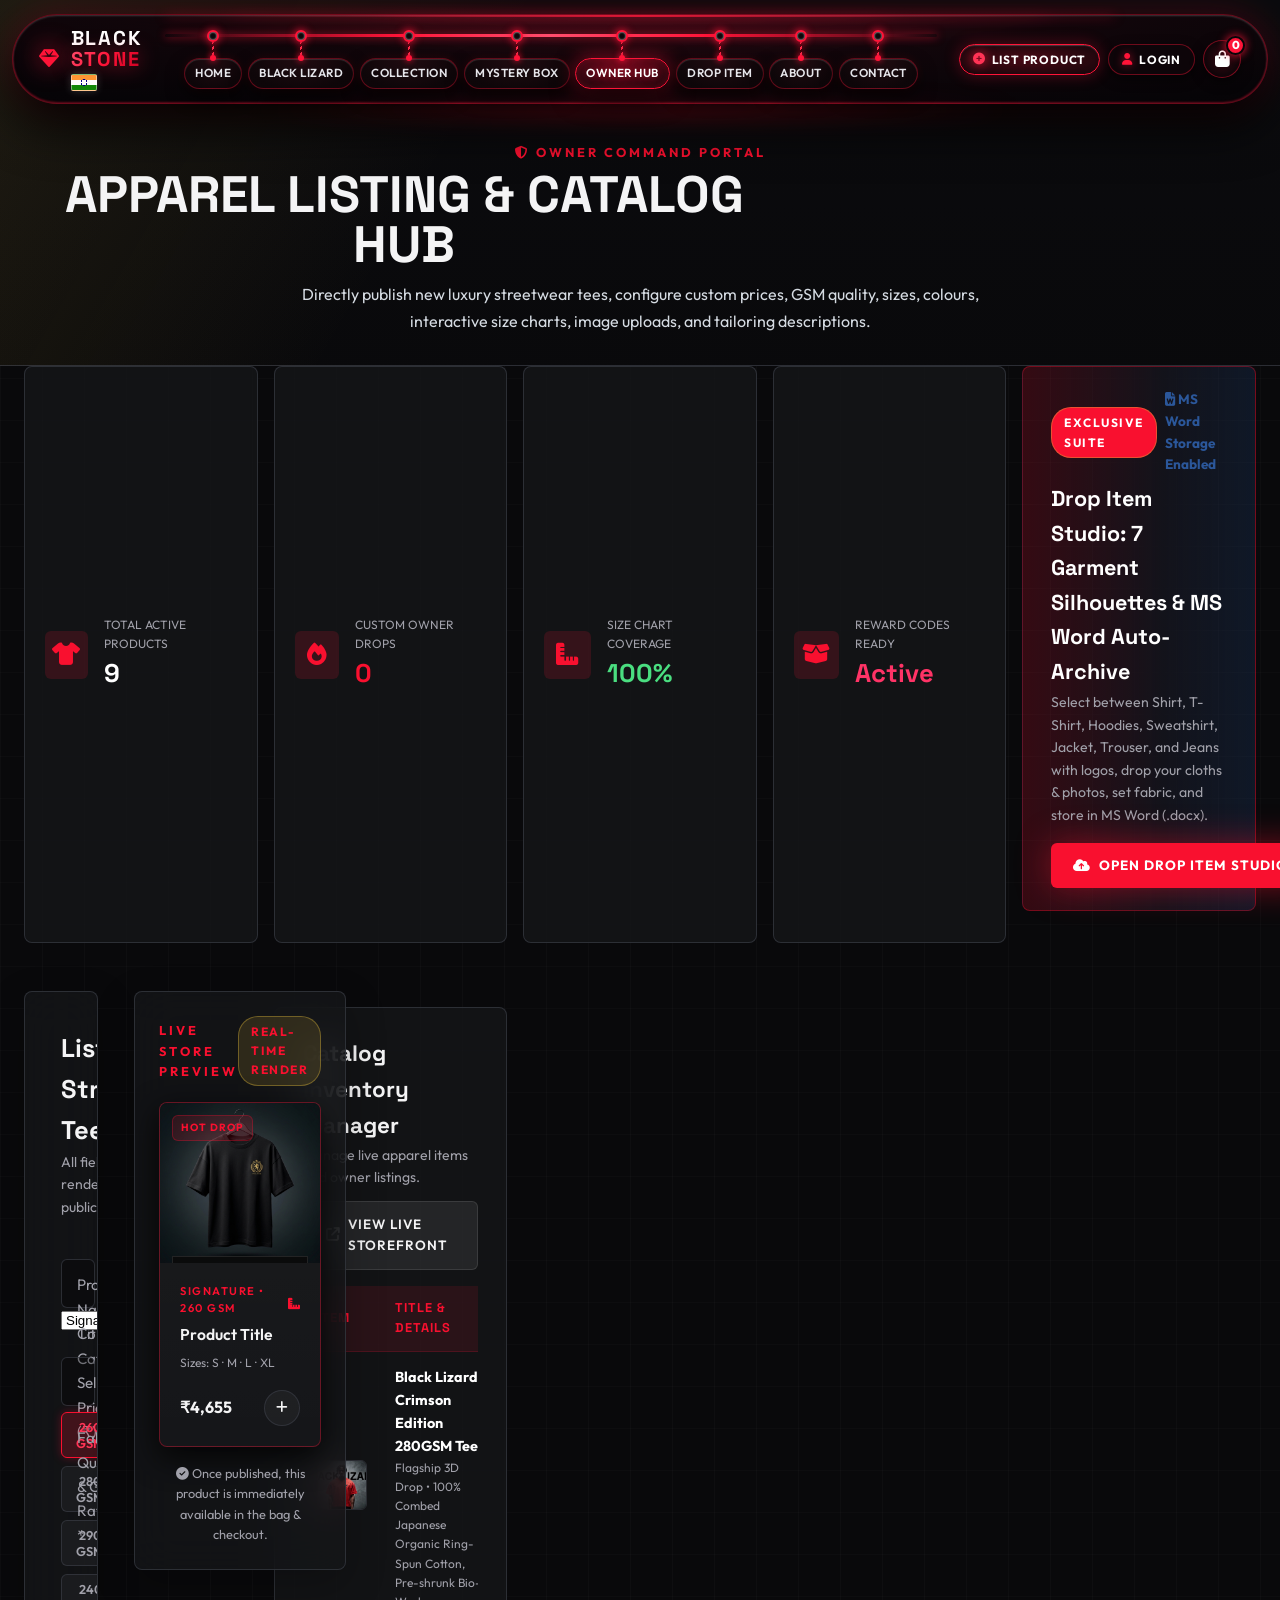
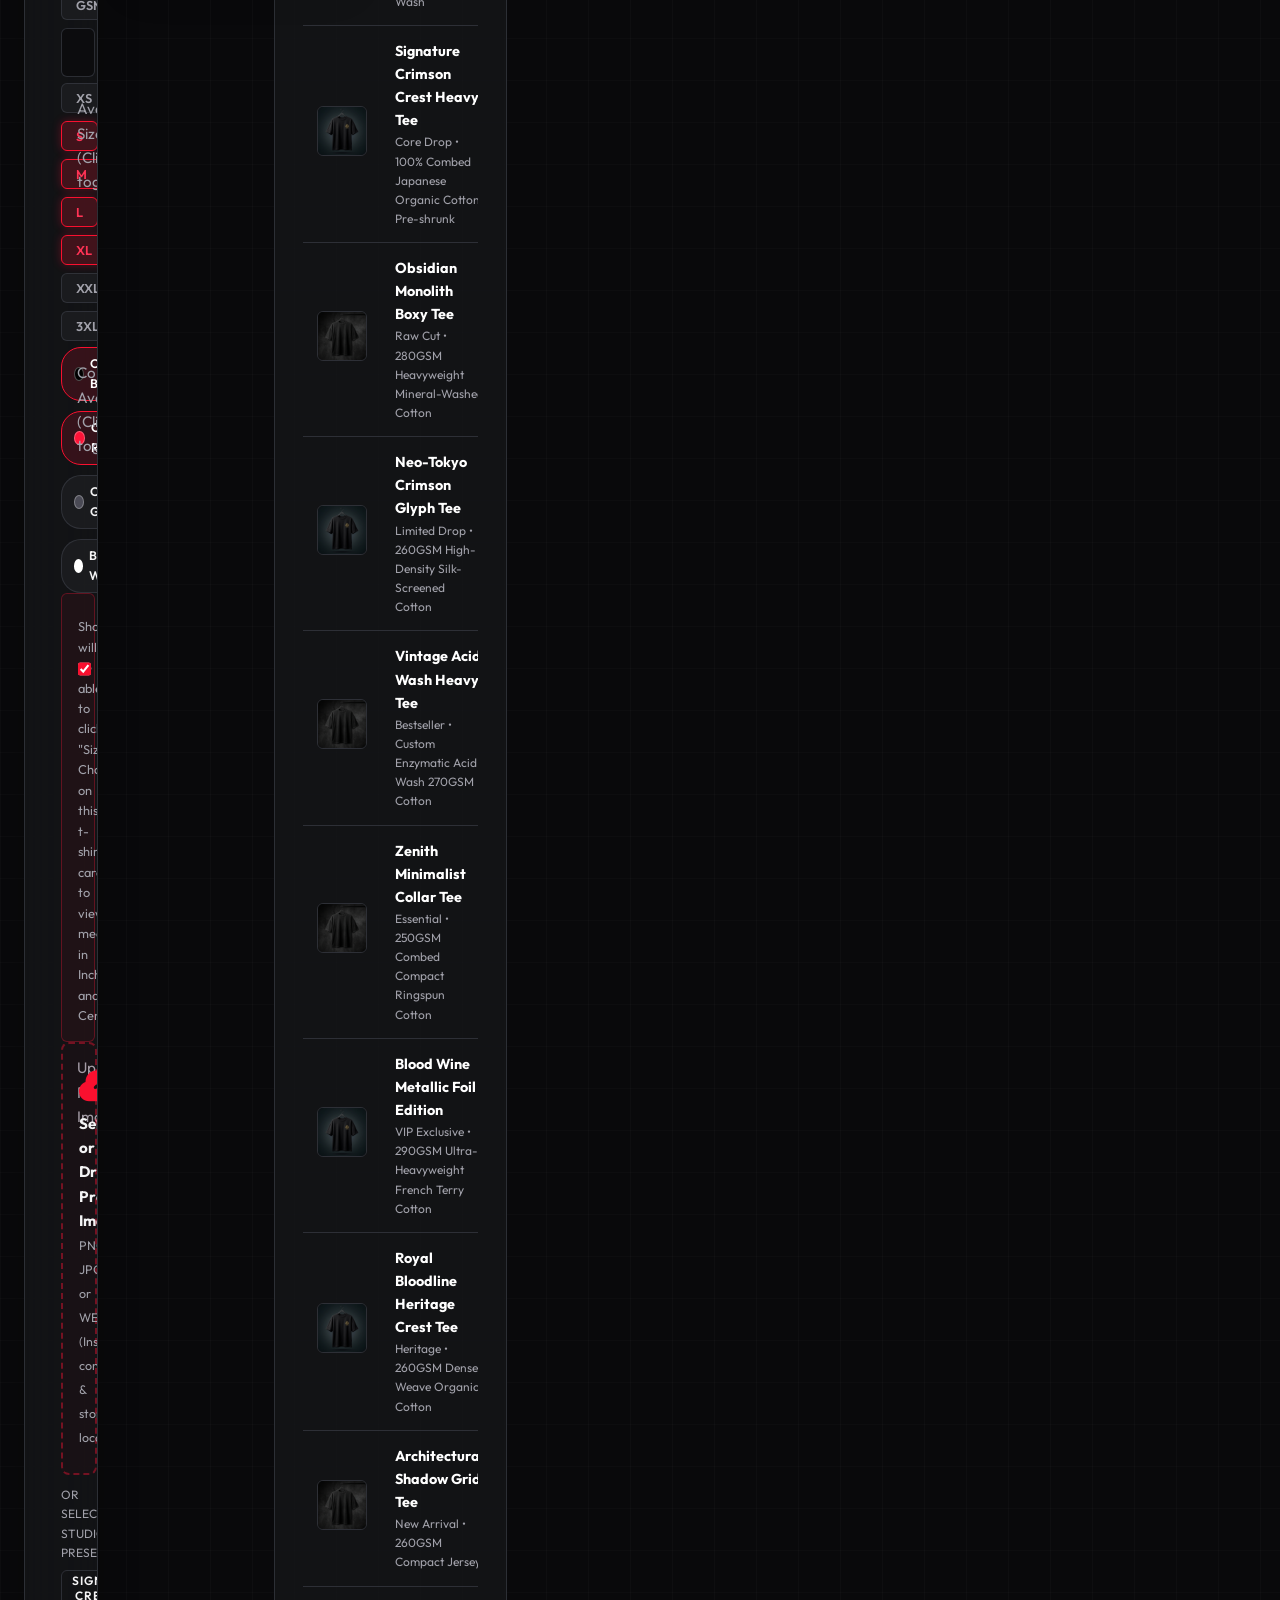
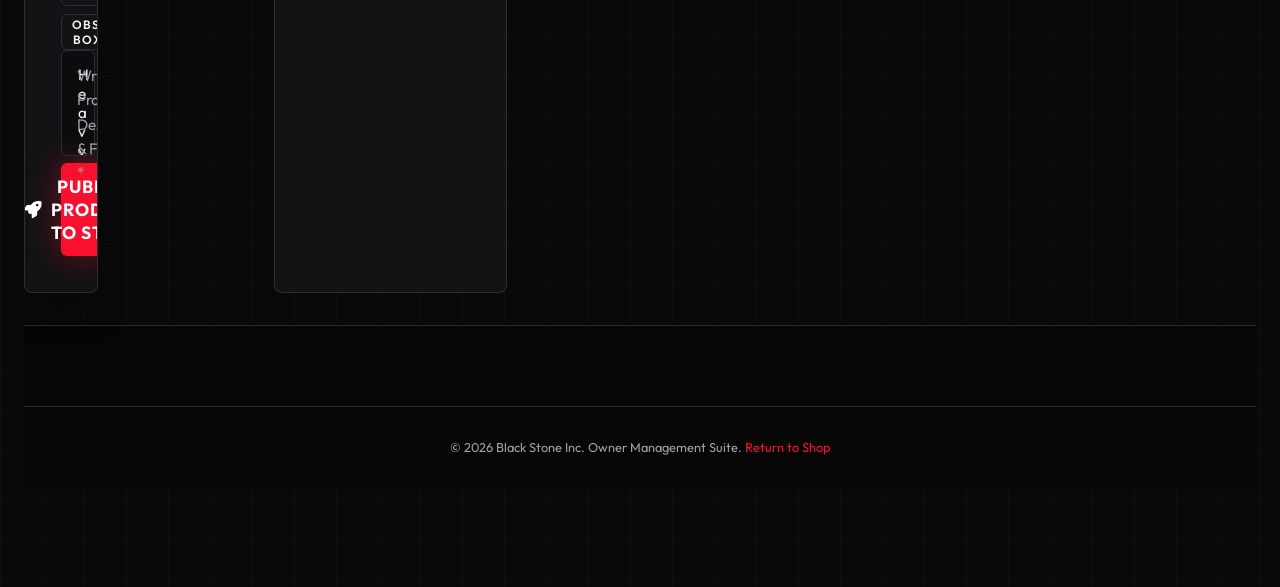
<file: owner.html>
<!DOCTYPE html>
<html lang="en">
<head>
    <meta charset="UTF-8">
    <meta name="viewport" content="width=device-width, initial-scale=1.0">
    <title>Owner Hub — Product Manager & Size Chart — Black Stone</title>
    <meta name="description" content="Black Stone owner portal: list new streetwear apparel, set prices, quality, sizes, colours, size charts, upload images, and write descriptions.">
    <link rel="preconnect" href="https://fonts.googleapis.com">
    <link rel="preconnect" href="https://fonts.gstatic.com" crossorigin>
    <link href="https://fonts.googleapis.com/css2?family=Outfit:wght@300;400;500;600;700&family=Space+Grotesk:wght@500;700&display=swap" rel="stylesheet">
    <link rel="stylesheet" href="https://cdnjs.cloudflare.com/ajax/libs/font-awesome/6.4.0/css/all.min.css">
    <link rel="stylesheet" href="style.css">
    <style>
        .owner-dashboard-grid {
            display: grid;
            grid-template-columns: 1.25fr 1fr;
            gap: 36px;
            margin-top: 32px;
        }
        @media(max-width: 991px) {
            .owner-dashboard-grid { grid-template-columns: 1fr; }
        }
        .stat-card-row {
            display: grid;
            grid-template-columns: repeat(auto-fit, minmax(200px, 1fr));
            gap: 16px;
            margin-bottom: 32px;
        }
        .owner-stat-card {
            background: var(--color-bg-card);
            border: 1px solid var(--color-border);
            border-radius: var(--border-radius-md);
            padding: 20px;
            display: flex;
            align-items: center;
            gap: 16px;
            transition: var(--transition-smooth);
        }
        .owner-stat-card:hover {
            border-color: var(--color-red);
            transform: translateY(-2px);
        }
        .owner-stat-icon {
            width: 48px;
            height: 48px;
            border-radius: var(--border-radius-sm);
            background: rgba(255, 20, 56, 0.15);
            color: var(--color-red);
            display: flex;
            align-items: center;
            justify-content: center;
            font-size: 1.4rem;
        }
        .inventory-table-card {
            background: var(--color-bg-card);
            border: 1px solid var(--color-border);
            border-radius: var(--border-radius-md);
            padding: 28px;
            margin-top: 48px;
        }
        .inventory-table {
            width: 100%;
            border-collapse: collapse;
            margin-top: 16px;
            font-size: 0.9rem;
        }
        .inventory-table th {
            text-align: left;
            padding: 12px 14px;
            background: rgba(255, 20, 56, 0.1);
            color: var(--color-red);
            font-family: var(--font-heading);
            font-size: 0.8rem;
            text-transform: uppercase;
            letter-spacing: 1px;
            border-bottom: 1px solid rgba(255, 20, 56, 0.25);
        }
        .inventory-table td {
            padding: 14px;
            border-bottom: 1px solid var(--color-border);
            vertical-align: middle;
        }
        .inventory-thumb {
            width: 50px;
            height: 50px;
            border-radius: 6px;
            object-fit: cover;
            border: 1px solid var(--color-border);
        }
        .live-preview-box {
            position: sticky;
            top: 100px;
        }
    </style>
</head>
<body>
    <!-- Main Smoky Header -->
    <header class="main-header">
        <div class="header-container">
            <a href="index.html" class="logo">
                <span class="logo-icon"><i class="fa-solid fa-gem"></i></span>
                <span class="logo-text">BLACK <span class="red-text gold-text">STONE</span></span>
            </a>
            
            <nav class="main-nav" id="mainNav">
                <ul>
                    <li><a href="index.html" class="nav-link">Home</a></li>
                    <li><a href="index.html#experience" class="nav-link">Black Lizard</a></li>
                    <li><a href="index.html#shop" class="nav-link">Collection</a></li>
                    <li><a href="mystery-box.html" class="nav-link">Mystery Box</a></li>
                    <li><a href="owner.html" class="nav-link active">Owner Hub</a></li>
                    <li><a href="drop-item.html" class="nav-link">Drop Item</a></li>
                    <li><a href="about.html" class="nav-link">About</a></li>
                    <li><a href="contact.html" class="nav-link">Contact</a></li>
                </ul>
            </nav>

            <div class="header-actions">
                <button class="owner-btn-header" onclick="document.getElementById('ownerFormCard').scrollIntoView({behavior:'smooth'})">
                    <i class="fa-solid fa-plus-circle"></i> <span>List Product</span>
                </button>
                <button class="account-btn-header" id="accountActionBtn" onclick="window.location.href='auth.html'">
                    <i class="fa-solid fa-user"></i> <span id="accountActionText">Login</span>
                </button>
                <div class="cart-trigger" id="cartTrigger" onclick="toggleCart(true)">
                    <i class="fa-solid fa-bag-shopping"></i>
                    <span class="cart-count" id="cartCount">0</span>
                </div>
                <button class="mobile-menu-toggle" id="menuToggle" aria-label="Toggle menu">
                    <i class="fa-solid fa-bars"></i>
                </button>
            </div>
        </div>
    </header>

    <!-- Cart Drawer -->
    <div class="cart-drawer" id="cartDrawer">
        <div class="cart-drawer-overlay" onclick="toggleCart(false)"></div>
        <div class="cart-drawer-content">
            <div class="cart-drawer-header">
                <h3>Shopping Bag (<span id="cartDrawerCount">0</span>)</h3>
                <button class="close-btn" onclick="toggleCart(false)"><i class="fa-solid fa-xmark"></i></button>
            </div>
            <div class="cart-drawer-items" id="cartItemsList"></div>
            <div class="cart-drawer-footer" id="cartFooter" style="display: none;">
                <div class="cart-total-row">
                    <span>Subtotal</span>
                    <span class="cart-total-price" id="cartTotalVal">₹0</span>
                </div>
                <p class="cart-disclaimer">Free premium shipping included. T-shirt labels contain codes for unlocking the Mystery Box.</p>
                <button class="btn btn-gold w-100" id="checkoutBtn" onclick="checkoutCart()">Secure Checkout</button>
            </div>
        </div>
    </div>

    <!-- Product Detail Modal -->
    <div class="modal-backdrop" id="productModal">
        <div class="modal-content product-modal-content">
            <button class="close-btn modal-close" onclick="closeProductModal()"><i class="fa-solid fa-xmark"></i></button>
            <div class="product-modal-grid" id="productModalGrid"></div>
        </div>
    </div>

    <!-- Page Content -->
    <section class="page-hero-section" style="padding: 140px 0 30px;">
        <div class="container text-center">
            <span class="section-tag"><i class="fa-solid fa-shield-halved me-1"></i> Owner Command Portal</span>
            <h1 class="hero-title" style="font-size: 3.2rem; margin-bottom: 12px;">
                Apparel Listing & Catalog Hub
            </h1>
            <p class="hero-subtitle" style="margin: 0 auto; max-width: 680px;">
                Directly publish new luxury streetwear tees, configure custom prices, GSM quality, sizes, colours, interactive size charts, image uploads, and tailoring descriptions.
            </p>
        </div>
    </section>

    <div class="container" style="padding-bottom: 100px;">
        
        <!-- Live Statistics Row -->
        <div class="stat-card-row">
            <div class="owner-stat-card">
                <div class="owner-stat-icon"><i class="fa-solid fa-shirt"></i></div>
                <div>
                    <div style="font-size: 0.75rem; color: var(--color-muted); text-transform: uppercase;">Total Active Products</div>
                    <div id="statTotalCount" style="font-size: 1.6rem; font-weight: 700; font-family: var(--font-heading); color: #fff;">8</div>
                </div>
            </div>
            <div class="owner-stat-card">
                <div class="owner-stat-icon"><i class="fa-solid fa-fire"></i></div>
                <div>
                    <div style="font-size: 0.75rem; color: var(--color-muted); text-transform: uppercase;">Custom Owner Drops</div>
                    <div id="statCustomCount" style="font-size: 1.6rem; font-weight: 700; font-family: var(--font-heading); color: var(--color-red);">0</div>
                </div>
            </div>
            <div class="owner-stat-card">
                <div class="owner-stat-icon"><i class="fa-solid fa-ruler-combined"></i></div>
                <div>
                    <div style="font-size: 0.75rem; color: var(--color-muted); text-transform: uppercase;">Size Chart Coverage</div>
                    <div style="font-size: 1.6rem; font-weight: 700; font-family: var(--font-heading); color: #4ade80;">100%</div>
                </div>
            </div>
            <div class="owner-stat-card">
                <div class="owner-stat-icon"><i class="fa-solid fa-box-open"></i></div>
                <div>
                    <div style="font-size: 0.75rem; color: var(--color-muted); text-transform: uppercase;">Reward Codes Ready</div>
                    <div style="font-size: 1.6rem; font-weight: 700; font-family: var(--font-heading); color: #ff3366;">Active</div>
                </div>
            </div>
        <!-- Dedicated Drop Item Studio Callout Banner -->
        <div style="background: linear-gradient(90deg, rgba(255,20,56,0.18) 0%, rgba(20,20,28,0.95) 60%, rgba(43,87,154,0.2) 100%); border: 1.5px solid var(--color-border-red); border-radius: var(--border-radius-md); padding: 22px 28px; margin-bottom: 32px; display: flex; justify-content: space-between; align-items: center; flex-wrap: wrap; gap: 16px;">
            <div>
                <div style="display:flex; align-items:center; gap: 8px;">
                    <span class="reward-badge" style="position:static; font-size: 0.75rem; background: var(--color-red); color: #fff;">EXCLUSIVE SUITE</span>
                    <span style="color: #2b579a; font-weight:700; font-size:0.85rem;"><i class="fa-solid fa-file-word"></i> MS Word Storage Enabled</span>
                </div>
                <h3 style="font-family: var(--font-heading); color: #fff; font-size: 1.35rem; margin-top: 6px;">
                    Drop Item Studio: 7 Garment Silhouettes &amp; MS Word Auto-Archive
                </h3>
                <p style="color: var(--color-muted); font-size: 0.88rem; margin-top: 2px;">
                    Select between Shirt, T-Shirt, Hoodies, Sweatshirt, Jacket, Trouser, and Jeans with logos, drop your cloths &amp; photos, set fabric, and store in MS Word (.docx).
                </p>
            </div>
            <a href="drop-item.html" class="btn btn-red px-4 py-3" style="font-weight: 700; white-space: nowrap;">
                <i class="fa-solid fa-cloud-arrow-up me-2"></i> Open Drop Item Studio
            </a>
        </div>

        <!-- Main Workspace Grid: Form + Live Preview Card -->
        <div class="owner-dashboard-grid">
            
            <!-- Product Creation Form -->
            <div class="glass-panel" id="ownerFormCard" style="padding: 36px;">
                <div style="display:flex; justify-content:space-between; align-items:center; margin-bottom: 24px; border-bottom: 1px solid var(--color-border); padding-bottom: 16px;">
                    <div>
                        <h2 style="font-family: var(--font-heading); font-size: 1.6rem;">List New Streetwear Tee</h2>
                        <p style="color: var(--color-muted); font-size: 0.88rem;">All fields immediately render into the live public shop.</p>
                    </div>
                    <button class="btn btn-outline btn-sm" onclick="openSizeChartModal()" style="border-color:var(--color-red); color:var(--color-red);">
                        <i class="fa-solid fa-ruler-combined me-1"></i> Size Chart Guide
                    </button>
                </div>

                <form id="ownerListingPageForm" onsubmit="handleOwnerPageFormSubmit(event)">
                    
                    <!-- 1. Title -->
                    <div class="form-group">
                        <label class="form-label">Product Name / Title *</label>
                        <input type="text" id="pTitle" class="form-control-custom" placeholder="e.g. Blood Moon Oversized Heavyweight Tee" required oninput="updateLivePreview()">
                    </div>

                    <!-- 2. Category & Drop Badge -->
                    <div style="display:grid; grid-template-columns: 1fr 1fr; gap: 16px;">
                        <div class="form-group">
                            <label class="form-label">Collection Category</label>
                            <select id="pCategory" class="form-control-custom" onchange="updateLivePreview()">
                                <option value="signature">Signature</option>
                                <option value="graphic">Graphic</option>
                                <option value="minimalist">Minimalist</option>
                                <option value="hoodies">Heavy Hoodies</option>
                                <option value="limited">Limited Release</option>
                            </select>
                        </div>
                        <div class="form-group">
                            <label class="form-label">Badge Tag</label>
                            <input type="text" id="pBadge" class="form-control-custom" value="HOT DROP" placeholder="HOT DROP, LIMITED, CORE" oninput="updateLivePreview()">
                        </div>
                    </div>

                    <!-- 3. Price & Compare Price -->
                    <div style="display:grid; grid-template-columns: 1fr 1fr; gap: 16px;">
                        <div class="form-group">
                            <label class="form-label">Selling Price (₹) *</label>
                            <input type="number" id="pPrice" class="form-control-custom" step="1" min="1" value="4655" required oninput="updateLivePreview()">
                        </div>
                        <div class="form-group">
                            <label class="form-label">Original / Compare Price (₹)</label>
                            <input type="number" id="pOrigPrice" class="form-control-custom" step="1" value="6175" oninput="updateLivePreview()">
                        </div>
                    </div>

                    <!-- 4. Quality & GSM Fabric Grade -->
                    <div class="form-group">
                        <label class="form-label">Fabric Quality & GSM Rating *</label>
                        <div class="chips-selector" style="margin-bottom: 8px;">
                            <button type="button" class="chip-select-btn active" onclick="selectPageQuality(this, '260 GSM Heavyweight Organic Cotton')">260 GSM</button>
                            <button type="button" class="chip-select-btn" onclick="selectPageQuality(this, '280 GSM Mineral-Washed Dense Cotton')">280 GSM</button>
                            <button type="button" class="chip-select-btn" onclick="selectPageQuality(this, '290 GSM Ultra-Heavy French Terry')">290 GSM</button>
                            <button type="button" class="chip-select-btn" onclick="selectPageQuality(this, '240 GSM Compact Ringspun Cotton')">240 GSM</button>
                        </div>
                        <input type="text" id="pQuality" class="form-control-custom" value="260 GSM Heavyweight Organic Cotton" required oninput="updateLivePreview()">
                    </div>

                    <!-- 5. Sizes Available -->
                    <div class="form-group">
                        <label class="form-label">Available Sizes (Click to toggle)</label>
                        <div class="chips-selector" id="pageSizesRow">
                            <button type="button" class="chip-select-btn" onclick="togglePageSize(this, 'XS')">XS</button>
                            <button type="button" class="chip-select-btn active" onclick="togglePageSize(this, 'S')">S</button>
                            <button type="button" class="chip-select-btn active" onclick="togglePageSize(this, 'M')">M</button>
                            <button type="button" class="chip-select-btn active" onclick="togglePageSize(this, 'L')">L</button>
                            <button type="button" class="chip-select-btn active" onclick="togglePageSize(this, 'XL')">XL</button>
                            <button type="button" class="chip-select-btn" onclick="togglePageSize(this, 'XXL')">XXL</button>
                            <button type="button" class="chip-select-btn" onclick="togglePageSize(this, '3XL')">3XL</button>
                        </div>
                    </div>

                    <!-- 6. Colours Available -->
                    <div class="form-group">
                        <label class="form-label">Colours Available (Click to toggle)</label>
                        <div class="swatch-picker-row" id="pageColorsRow">
                            <div class="color-swatch-item active" onclick="togglePageColor(this, 'black')">
                                <span class="swatch-circle" style="background:#000;"></span> Obsidian Black
                            </div>
                            <div class="color-swatch-item active" onclick="togglePageColor(this, 'red')">
                                <span class="swatch-circle" style="background:#ff1438;"></span> Crimson Red
                            </div>
                            <div class="color-swatch-item" onclick="togglePageColor(this, 'grey')">
                                <span class="swatch-circle" style="background:#4a4a55;"></span> Charcoal Grey
                            </div>
                            <div class="color-swatch-item" onclick="togglePageColor(this, 'white')">
                                <span class="swatch-circle" style="background:#fff;"></span> Bone White
                            </div>
                        </div>
                    </div>

                    <!-- 7. Option of Size Chart Toggle -->
                    <div class="form-group" style="background: rgba(255,20,56,0.06); padding: 16px; border: 1px solid rgba(255,20,56,0.3); border-radius: var(--border-radius-sm);">
                        <label style="display:flex; align-items:center; gap: 10px; cursor: pointer; font-size: 0.95rem; font-weight: 600;">
                            <input type="checkbox" id="pHasSizeChart" checked style="width: 18px; height: 18px; accent-color: var(--color-red);" onchange="updateLivePreview()">
                            <span>Provide Interactive Size Chart for this product</span>
                        </label>
                        <p style="color: var(--color-muted); font-size: 0.8rem; margin-top: 6px; margin-bottom: 0;">
                            Shoppers will be able to click "Size Chart" on this t-shirt card to view measurements in Inches and Centimeters.
                        </p>
                    </div>

                    <!-- 8. Upload Images -->
                    <div class="form-group">
                        <label class="form-label">Upload Product Image *</label>
                        <div class="upload-dropzone" id="pageDropzone" onclick="document.getElementById('pageImgFile').click()">
                            <i class="fa-solid fa-cloud-arrow-up" style="font-size: 2.2rem; color: var(--color-red); margin-bottom: 8px;"></i>
                            <div style="font-weight: 700; font-size: 0.95rem;">Select or Drag Product Image</div>
                            <span style="font-size: 0.78rem; color: var(--color-muted);">PNG, JPG, or WEBP (Instantly converted & stored locally)</span>
                            <input type="file" id="pageImgFile" accept="image/*" style="display:none;" onchange="handlePageImageUpload(this)">
                        </div>

                        <!-- Quick Image Preset Buttons -->
                        <div style="margin-top: 10px; display:flex; gap: 8px; flex-wrap:wrap; align-items:center;">
                            <span style="font-size:0.75rem; color:var(--color-muted); text-transform:uppercase;">Or select studio preset:</span>
                            <button type="button" class="btn btn-outline btn-sm" onclick="setPresetImg('assets/sig_tee.png')" style="padding: 2px 10px; font-size: 0.75rem;">Signature Crest Tee</button>
                            <button type="button" class="btn btn-outline btn-sm" onclick="setPresetImg('assets/tee_obsidian.png')" style="padding: 2px 10px; font-size: 0.75rem;">Obsidian Boxy Tee</button>
                        </div>
                    </div>

                    <!-- 9. Write Description -->
                    <div class="form-group">
                        <label class="form-label">Write Product Description & Fit Notes *</label>
                        <textarea id="pDesc" class="form-control-custom" rows="4" placeholder="Detail the cut, boxy drape, 260GSM Japanese cotton, neckline ribbing, and streetwear energy..." oninput="updateLivePreview()">Heavyweight luxury streetwear tee engineered from dense combed cotton. Features dropped shoulders, pre-shrunk anti-twist construction, and hidden Mystery Box claim code printed on collar label.</textarea>
                    </div>

                    <button type="submit" class="btn btn-red w-100 py-3" style="font-size: 1.1rem; font-weight: 700; letter-spacing: 1px;">
                        <i class="fa-solid fa-rocket me-2"></i> Publish Product To Store
                    </button>
                </form>
            </div>

            <!-- Live Store Preview Card -->
            <div class="live-preview-box">
                <div class="glass-panel" style="padding: 24px;">
                    <div style="display:flex; justify-content:space-between; align-items:center; margin-bottom: 16px;">
                        <span class="section-tag" style="margin-bottom:0;">Live Store Preview</span>
                        <span class="reward-badge" style="position:static;">Real-Time Render</span>
                    </div>

                    <!-- Product Card Mockup -->
                    <div class="product-card" style="box-shadow: 0 10px 30px rgba(0,0,0,0.8); border-color: rgba(255,20,56,0.35);">
                        <div class="product-img-box">
                            <img src="assets/sig_tee.png" id="prevCardImg" alt="Preview">
                            <span class="product-badge-overlay" id="prevCardBadge">HOT DROP</span>
                            <div class="product-quick-view">Quick View Preview</div>
                        </div>
                        <div class="product-card-body">
                            <div style="display:flex; justify-content:space-between; align-items:center;">
                                <span class="product-tag" id="prevCardTag">SIGNATURE &bull; 260 GSM</span>
                                <span id="prevCardChartIcon" title="Interactive Size Chart Enabled" style="font-size:0.75rem; color:var(--color-red);">
                                    <i class="fa-solid fa-ruler-combined"></i>
                                </span>
                            </div>
                            <h3 class="product-title" id="prevCardTitle">Blood Moon Oversized Heavyweight Tee</h3>
                            <div style="font-size:0.75rem; color:var(--color-muted); margin-bottom: 6px;" id="prevCardSizes">Sizes: S · M · L · XL</div>
                            <div class="product-bottom-row">
                                <div class="product-price" id="prevCardPrice">₹4,655</div>
                                <button class="add-cart-btn-icon" title="Add to Bag">
                                    <i class="fa-solid fa-plus"></i>
                                </button>
                            </div>
                        </div>
                    </div>

                    <div style="margin-top: 16px; font-size: 0.8rem; color: var(--color-muted); text-align: center;">
                        <i class="fa-solid fa-check-circle text-success me-1"></i> Once published, this product is immediately available in the bag & checkout.
                    </div>
                </div>
            </div>

        </div>

        <!-- Inventory Table Section -->
        <div class="inventory-table-card">
            <div style="display:flex; justify-content:space-between; align-items:center; flex-wrap:wrap; gap:12px;">
                <div>
                    <h3 style="font-family: var(--font-heading); font-size: 1.4rem;">Catalog Inventory Manager</h3>
                    <p style="color: var(--color-muted); font-size: 0.88rem;">Manage live apparel items and owner listings.</p>
                </div>
                <a href="index.html#shop" class="btn btn-secondary btn-sm">
                    <i class="fa-solid fa-arrow-up-right-from-square me-1"></i> View Live Storefront
                </a>
            </div>

            <div style="overflow-x: auto;">
                <table class="inventory-table" id="inventoryTable">
                    <thead>
                        <tr>
                            <th>Item</th>
                            <th>Title & Details</th>
                            <th>Category</th>
                            <th>Quality / GSM</th>
                            <th>Sizes</th>
                            <th>Price</th>
                            <th>Type</th>
                            <th>Actions</th>
                        </tr>
                    </thead>
                    <tbody id="inventoryTableBody">
                        <!-- Populated dynamically -->
                    </tbody>
                </table>
            </div>
        </div>

    </div>

    <!-- Footer -->
    <footer class="main-footer">
        <div class="container footer-bottom text-center">
            <p>&copy; 2026 Black Stone Inc. Owner Management Suite. <a href="index.html#shop" class="red-text gold-text">Return to Shop</a></p>
        </div>
    </footer>

    <!-- Confetti Canvas -->
    <canvas id="confettiCanvas"></canvas>

    <script src="app.js"></script>
    <script>
        let pageSelectedSizes = new Set(['S', 'M', 'L', 'XL']);
        let pageSelectedColors = new Set(['black', 'red']);
        let pageUploadedImage = 'assets/sig_tee.png';

        function togglePageSize(btn, sz) {
            if (pageSelectedSizes.has(sz)) {
                if (pageSelectedSizes.size > 1) {
                    pageSelectedSizes.delete(sz);
                    btn.classList.remove('active');
                }
            } else {
                pageSelectedSizes.add(sz);
                btn.classList.add('active');
            }
            updateLivePreview();
            if (window.bsAudio) bsAudio.playClick();
        }

        function togglePageColor(item, col) {
            if (pageSelectedColors.has(col)) {
                if (pageSelectedColors.size > 1) {
                    pageSelectedColors.delete(col);
                    item.classList.remove('active');
                }
            } else {
                pageSelectedColors.add(col);
                item.classList.add('active');
            }
            updateLivePreview();
            if (window.bsAudio) bsAudio.playClick();
        }

        function selectPageQuality(chip, qualityText) {
            const chips = chip.parentElement.querySelectorAll('.chip-select-btn');
            chips.forEach(c => c.classList.remove('active'));
            chip.classList.add('active');
            document.getElementById('pQuality').value = qualityText;
            updateLivePreview();
            if (window.bsAudio) bsAudio.playClick();
        }

        function handlePageImageUpload(input) {
            const file = input.files[0];
            if (!file) return;

            const reader = new FileReader();
            reader.onload = function(e) {
                pageUploadedImage = e.target.result;
                updateLivePreview();
                if (window.bsAudio) bsAudio.playSuccess();
            };
            reader.readAsDataURL(file);
        }

        function setPresetImg(src) {
            pageUploadedImage = src;
            updateLivePreview();
            if (window.bsAudio) bsAudio.playClick();
        }

        function updateLivePreview() {
            const title = document.getElementById('pTitle').value || 'Product Title';
            const category = document.getElementById('pCategory').value;
            const badge = document.getElementById('pBadge').value || 'DROP';
            const price = parseFloat(document.getElementById('pPrice').value) || 4655;
            const quality = document.getElementById('pQuality').value;
            const hasChart = document.getElementById('pHasSizeChart').checked;

            const gsmMatch = quality.match(/\d+\s*GSM/i);
            const gsm = gsmMatch ? gsmMatch[0].toUpperCase() : '260 GSM';

            document.getElementById('prevCardTitle').textContent = title;
            document.getElementById('prevCardPrice').textContent = formatINR(price);
            document.getElementById('prevCardBadge').textContent = badge;
            document.getElementById('prevCardTag').textContent = `${category.toUpperCase()} • ${gsm}`;
            document.getElementById('prevCardSizes').textContent = `Sizes: ${Array.from(pageSelectedSizes).join(' · ')}`;
            document.getElementById('prevCardImg').src = pageUploadedImage;
            document.getElementById('prevCardChartIcon').style.display = hasChart ? 'inline-block' : 'none';
        }

        function handleOwnerPageFormSubmit(e) {
            e.preventDefault();

            const title = document.getElementById('pTitle').value.trim();
            const category = document.getElementById('pCategory').value;
            const badge = document.getElementById('pBadge').value.trim() || 'NEW DROP';
            const price = parseFloat(document.getElementById('pPrice').value) || 4655;
            const origPriceVal = document.getElementById('pOrigPrice').value;
            const origPrice = origPriceVal ? parseFloat(origPriceVal) : Math.round(price * 1.3);
            const quality = document.getElementById('pQuality').value.trim();
            const hasSizeChart = document.getElementById('pHasSizeChart').checked;
            const description = document.getElementById('pDesc').value.trim();

            const gsmMatch = quality.match(/\d+\s*GSM/i);
            const gsm = gsmMatch ? gsmMatch[0].toUpperCase() : '260 GSM';

            const newProduct = {
                id: 'owner-drop-' + Date.now(),
                name: title,
                category: category,
                price: price,
                originalPrice: origPrice,
                badge: badge,
                rating: 5.0,
                reviews: 1,
                gsm: gsm,
                quality: quality,
                fabric: quality,
                hasSizeChart: hasSizeChart,
                image: pageUploadedImage,
                description: description,
                colors: Array.from(pageSelectedColors),
                sizes: Array.from(pageSelectedSizes),
                isCustom: true,
                createdAt: new Date().toLocaleDateString()
            };

            saveCustomProduct(newProduct);
            renderInventoryTable();

            if (window.bsAudio) bsAudio.playSuccess();
            if (window.confettiEngine) confettiEngine.burst(80);

            alert(`🎉 Success! "${title}" is now published on the store with custom price, quality, sizes, colours, and size chart!`);
        }

        function renderInventoryTable() {
            const tbody = document.getElementById('inventoryTableBody');
            if (!tbody) return;

            const allProducts = BLACKSTONE_PRODUCTS;
            const customProducts = getCustomProducts();

            document.getElementById('statTotalCount').textContent = allProducts.length;
            document.getElementById('statCustomCount').textContent = customProducts.length;

            tbody.innerHTML = allProducts.map((p, idx) => `
                <tr>
                    <td>
                        <img src="${p.image}" class="inventory-thumb" alt="${p.name}">
                    </td>
                    <td>
                        <strong style="color: #fff;">${p.name}</strong>
                        <div style="font-size:0.75rem; color:var(--color-muted);">${p.badge} &bull; ${p.fabric || p.gsm}</div>
                    </td>
                    <td><span class="product-tag">${p.category}</span></td>
                    <td><strong>${p.gsm || '260 GSM'}</strong></td>
                    <td><small>${(p.sizes || []).join(', ')}</small></td>
                    <td><strong class="red-text">${formatINR(p.price)}</strong></td>
                    <td>
                        ${p.isCustom 
                            ? '<span class="reward-badge" style="position:static; font-size:0.7rem; background:rgba(255,20,56,0.2); color:var(--color-red);">Owner Drop</span>' 
                            : '<span style="font-size:0.75rem; color:var(--color-muted);">Base Drop</span>'}
                    </td>
                    <td>
                        <div style="display:flex; gap:6px;">
                            <button class="btn btn-outline btn-sm" onclick="openProductModal('${p.id}')" style="padding:4px 8px;" title="View in Store">
                                <i class="fa-solid fa-eye"></i>
                            </button>
                            ${p.isCustom ? `
                                <button class="btn btn-secondary btn-sm" onclick="deleteOwnerItem('${p.id}')" style="padding:4px 8px; color:#f87171;" title="Delete Product">
                                    <i class="fa-solid fa-trash-can"></i>
                                </button>
                            ` : ''}
                        </div>
                    </td>
                </tr>
            `).join('');
        }

        function deleteOwnerItem(productId) {
            if (!confirm('Are you sure you want to delete this product listing from the store?')) return;
            const list = getCustomProducts().filter(p => p.id !== productId);
            localStorage.setItem(BS_CUSTOM_PRODUCTS_KEY, JSON.stringify(list));
            loadCustomProducts();
            renderInventoryTable();
            if (window.bsAudio) bsAudio.playClick();
        }

        document.addEventListener('DOMContentLoaded', () => {
            renderInventoryTable();
            updateLivePreview();
        });
    </script>
</body>
</html>
</file>
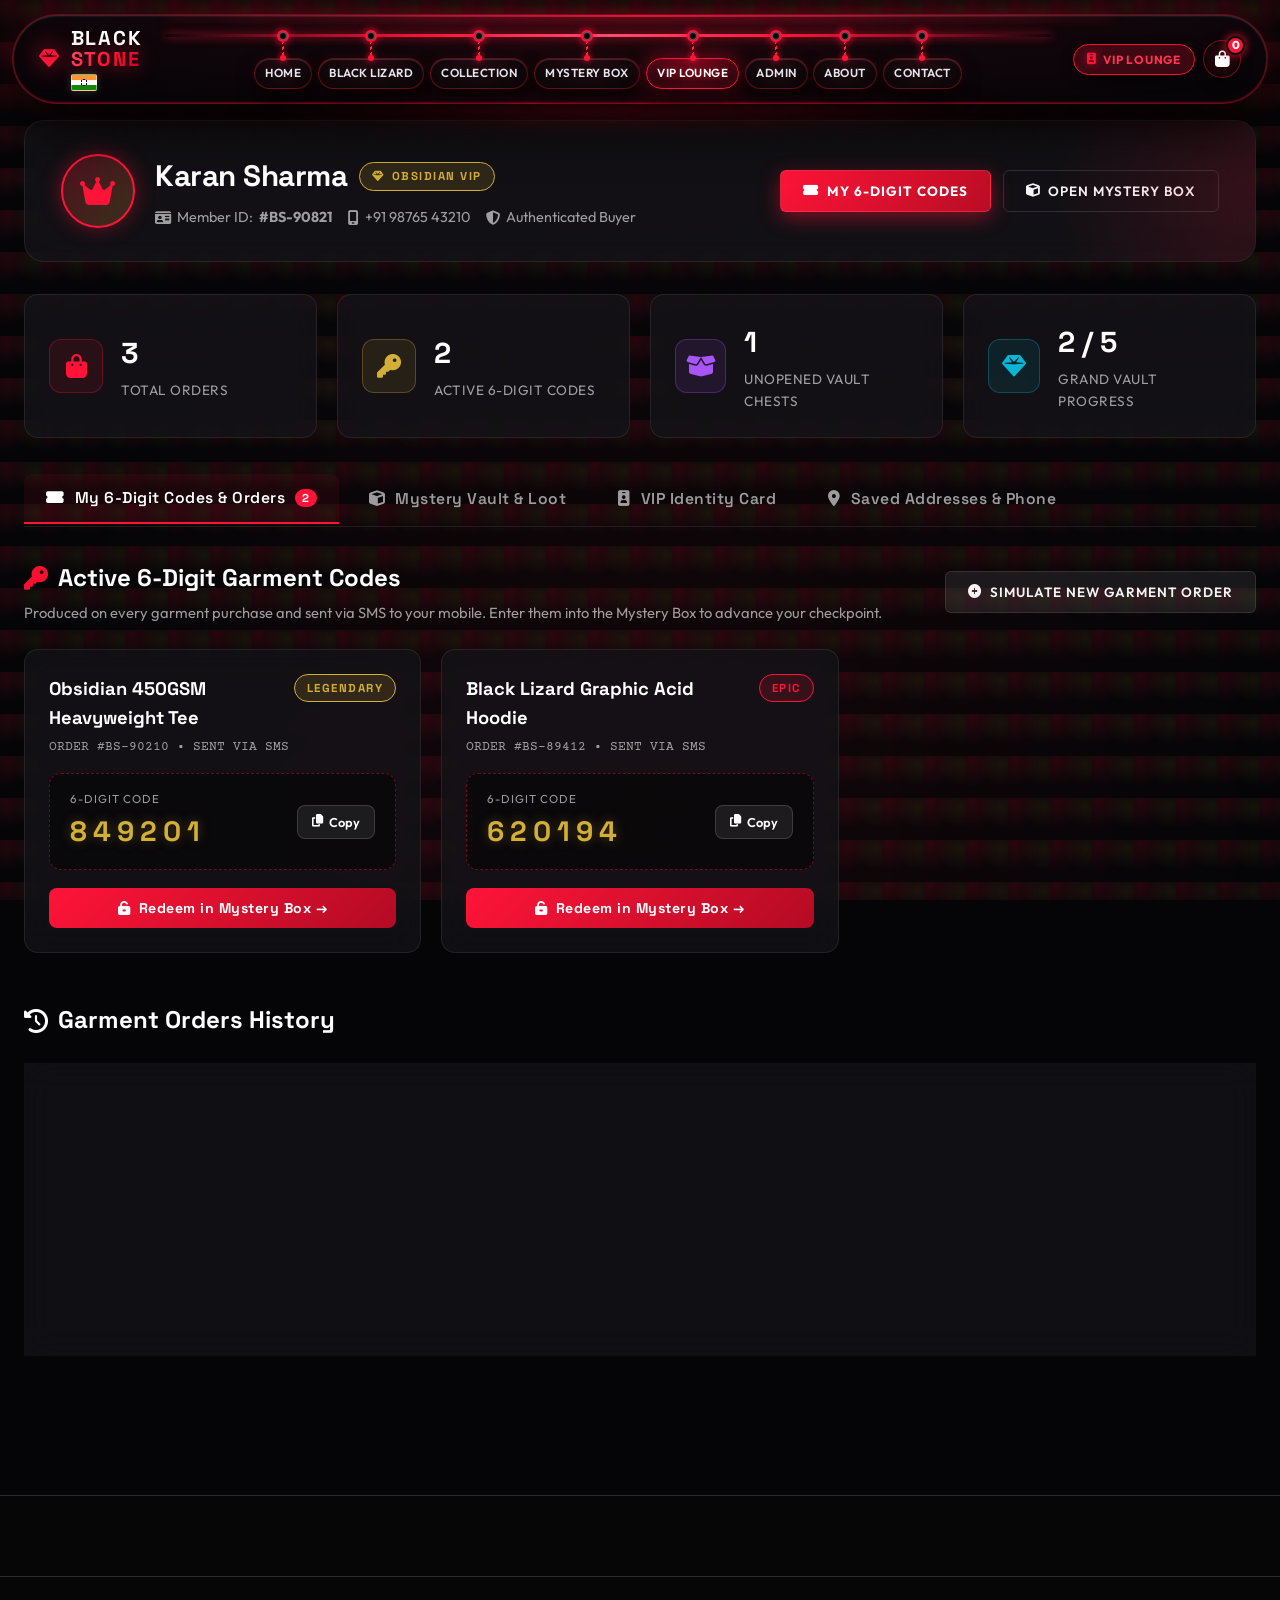
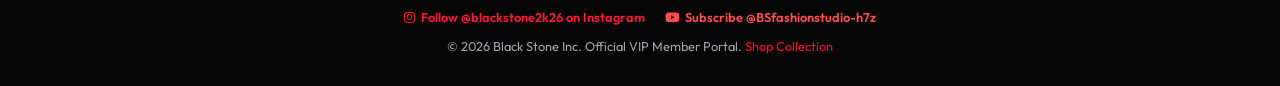
<file: user.html>
<!DOCTYPE html>
<html lang="en">
<head>
    <meta charset="UTF-8">
    <meta name="viewport" content="width=device-width, initial-scale=1.0">
    <title>VIP Member Lounge & Dashboard — Black Stone</title>
    <meta name="description" content="Access your Black Stone VIP member credentials, active 6-digit Mystery Box codes, order tracking, and claimed vault rewards.">
    <link rel="preconnect" href="https://fonts.googleapis.com">
    <link rel="preconnect" href="https://fonts.gstatic.com" crossorigin>
    <link href="https://fonts.googleapis.com/css2?family=Outfit:wght@300;400;500;600;700&family=Space+Grotesk:wght@500;600;700;800&family=Courier+Prime:wght@700&display=swap" rel="stylesheet">
    <link rel="stylesheet" href="https://cdnjs.cloudflare.com/ajax/libs/font-awesome/6.4.0/css/all.min.css">
    <link rel="stylesheet" href="style.css">
    <link rel="stylesheet" href="user.css">
</head>
<body class="user-portal-body">

    <!-- Global Header -->
    <header class="main-header">
        <div class="header-container">
            <a href="index.html" class="logo">
                <span class="logo-icon"><i class="fa-solid fa-gem"></i></span>
                <span class="logo-text">BLACK <span class="red-text gold-text">STONE</span></span>
            </a>
            <nav class="main-nav" id="mainNav">
                <ul>
                    <li><a href="index.html" class="nav-link">Home</a></li>
                    <li><a href="index.html#experience" class="nav-link">Black Lizard</a></li>
                    <li><a href="index.html#shop" class="nav-link">Collection</a></li>
                    <li><a href="mystery-box.html" class="nav-link">Mystery Box</a></li>
                    <li><a href="user.html" class="nav-link active">VIP Lounge</a></li>
                    <li><a href="admin.html" class="nav-link">Admin</a></li>
                    <li><a href="about.html" class="nav-link">About</a></li>
                    <li><a href="contact.html" class="nav-link">Contact</a></li>
                </ul>
            </nav>
            <div class="header-actions">
                <button class="account-btn-header logged-in" onclick="window.location.href='user.html'">
                    <i class="fa-solid fa-id-badge"></i> <span id="navMemberName">VIP Lounge</span>
                </button>
                <div class="cart-trigger" onclick="toggleCart(true)">
                    <i class="fa-solid fa-bag-shopping"></i>
                    <span class="cart-count" id="cartCount">0</span>
                </div>
                <button class="mobile-menu-toggle" id="menuToggle" aria-label="Toggle menu">
                    <i class="fa-solid fa-bars"></i>
                </button>
            </div>
        </div>
    </header>

    <!-- Main Container -->
    <main class="user-container">

        <!-- VIP Profile Hero -->
        <section class="user-vip-hero">
            <div class="user-profile-summary">
                <div class="user-avatar-hex">
                    <i class="fa-solid fa-crown"></i>
                </div>
                <div>
                    <h1 class="user-name-title">
                        <span id="userNameDisplay">Karan Sharma</span>
                        <span class="vip-badge-pill gold"><i class="fa-solid fa-gem"></i> Obsidian VIP</span>
                    </h1>
                    <p class="user-subinfo">
                        <span><i class="fa-solid fa-id-card"></i> Member ID: <strong id="userMemberIdDisplay">#BS-90821</strong></span>
                        <span><i class="fa-solid fa-mobile-screen"></i> <span id="userPhoneDisplay">+91 98765 43210</span></span>
                        <span><i class="fa-solid fa-shield-halved text-success"></i> Authenticated Buyer</span>
                    </p>
                </div>
            </div>
            <div class="user-hero-actions">
                <button class="btn btn-gold" onclick="switchTab('codes')">
                    <i class="fa-solid fa-ticket-simple me-1"></i> My 6-Digit Codes
                </button>
                <button class="btn btn-outline" onclick="window.location.href='mystery-box.html'">
                    <i class="fa-solid fa-cube me-1"></i> Open Mystery Box
                </button>
            </div>
        </section>

        <!-- Stats Overview Cards -->
        <section class="user-stat-grid">
            <div class="user-stat-card">
                <div class="user-stat-icon red">
                    <i class="fa-solid fa-bag-shopping"></i>
                </div>
                <div class="user-stat-info">
                    <h3 id="statTotalOrders">3</h3>
                    <p>Total Orders</p>
                </div>
            </div>
            <div class="user-stat-card">
                <div class="user-stat-icon gold">
                    <i class="fa-solid fa-key"></i>
                </div>
                <div class="user-stat-info">
                    <h3 id="statActiveCodes">2</h3>
                    <p>Active 6-Digit Codes</p>
                </div>
            </div>
            <div class="user-stat-card">
                <div class="user-stat-icon purple">
                    <i class="fa-solid fa-box-open"></i>
                </div>
                <div class="user-stat-info">
                    <h3 id="statUnboxedCount">1</h3>
                    <p>Unopened Vault Chests</p>
                </div>
            </div>
            <div class="user-stat-card">
                <div class="user-stat-icon cyan">
                    <i class="fa-solid fa-gem"></i>
                </div>
                <div class="user-stat-info">
                    <h3 id="statMilestoneCount">3 / 5</h3>
                    <p>Grand Vault Progress</p>
                </div>
            </div>
        </section>

        <!-- Navigation Tabs -->
        <nav class="user-tabs-nav">
            <button class="user-tab-btn active" onclick="switchTab('codes')">
                <i class="fa-solid fa-ticket-simple"></i> My 6-Digit Codes & Orders
                <span class="tab-badge" id="tabCodeBadge">2</span>
            </button>
            <button class="user-tab-btn" onclick="switchTab('vault')">
                <i class="fa-solid fa-cube"></i> Mystery Vault & Loot
            </button>
            <button class="user-tab-btn" onclick="switchTab('idcard')">
                <i class="fa-solid fa-id-badge"></i> VIP Identity Card
            </button>
            <button class="user-tab-btn" onclick="switchTab('settings')">
                <i class="fa-solid fa-location-dot"></i> Saved Addresses & Phone
            </button>
        </nav>

        <!-- TAB 1: 6-DIGIT CODES & ORDERS -->
        <div class="user-tab-pane active" id="tab-codes">
            <div class="panel-section-header">
                <div>
                    <h2><i class="fa-solid fa-key gold-text"></i> Active 6-Digit Garment Codes</h2>
                    <p style="color: var(--user-muted); margin: 4px 0 0; font-size: 0.92rem;">
                        Produced on every garment purchase and sent via SMS to your mobile. Enter them into the Mystery Box to advance your checkpoint.
                    </p>
                </div>
                <button class="btn btn-secondary btn-sm" onclick="generateDemoCustomerOrder()">
                    <i class="fa-solid fa-plus-circle me-1"></i> Simulate New Garment Order
                </button>
            </div>

            <!-- Active Codes Grid -->
            <div class="code-cards-grid" id="userCodesGrid">
                <!-- Dynamically populated via JS -->
            </div>

            <!-- Full Orders History Table -->
            <div class="panel-section-header" style="margin-top: 48px;">
                <h2><i class="fa-solid fa-clock-rotate-left"></i> Garment Orders History</h2>
            </div>
            <div class="user-orders-table-card">
                <table class="user-table">
                    <thead>
                        <tr>
                            <th>Order ID</th>
                            <th>Garment Details</th>
                            <th>6-Digit Code</th>
                            <th>Price</th>
                            <th>Delivery Status</th>
                            <th>Action</th>
                        </tr>
                    </thead>
                    <tbody id="userOrdersTableBody">
                        <!-- Dynamically populated via JS -->
                    </tbody>
                </table>
            </div>
        </div>

        <!-- TAB 2: MYSTERY VAULT & LOOT -->
        <div class="user-tab-pane" id="tab-vault">
            <div class="panel-section-header">
                <div>
                    <h2><i class="fa-solid fa-gem gold-text"></i> 5-Garment Milestone Grand Vault</h2>
                    <p style="color: var(--user-muted); margin: 4px 0 0; font-size: 0.92rem;">
                        Redeem 5 verified garment codes to trigger the Legendary Grand Vault Master Chest.
                    </p>
                </div>
                <button class="btn btn-gold btn-sm" onclick="window.location.href='mystery-box.html'">
                    <i class="fa-solid fa-unlock-keyhole me-1"></i> Go to Mystery Box
                </button>
            </div>

            <!-- Milestone Tracker -->
            <div class="milestone-tracker" style="background: var(--user-card); border: 1px solid var(--user-card-border); border-radius: var(--user-radius-md); padding: 24px; margin-bottom: 32px;">
                <div style="display: flex; justify-content: space-between; align-items: center; margin-bottom: 12px;">
                    <h3 style="margin: 0; font-family: var(--font-heading); font-size: 1.15rem;"><i class="fa-solid fa-shield-halved gold-text me-2"></i> Collector Streak</h3>
                    <span class="vip-badge-pill gold" id="vaultMilestonePill">3 / 5 TAGS</span>
                </div>
                <div class="milestone-slots" id="userMilestoneSlots">
                    <!-- Populated via JS -->
                </div>
            </div>

            <div class="panel-section-header">
                <h2><i class="fa-solid fa-box-open"></i> Unopened Mystery Chests</h2>
            </div>
            <div class="chest-grid" id="userChestsGrid" style="display: grid; grid-template-columns: repeat(auto-fill, minmax(280px, 1fr)); gap: 20px; margin-bottom: 40px;">
                <!-- Populated via JS -->
            </div>

            <div class="panel-section-header">
                <h2><i class="fa-solid fa-award"></i> Claimed Rewards & Apparel Vouchers</h2>
            </div>
            <div id="userOpenedRewardsGrid" style="display: grid; grid-template-columns: repeat(auto-fit, minmax(300px, 1fr)); gap: 16px;">
                <!-- Populated via JS -->
            </div>
        </div>

        <!-- TAB 3: 3D HOLOGRAPHIC VIP ID CARD -->
        <div class="user-tab-pane" id="tab-card">
            <div class="panel-section-header text-center" style="justify-content: center; margin-bottom: 32px;">
                <div>
                    <h2><i class="fa-solid fa-fingerprint gold-text"></i> Official Black Stone VIP Identity Card</h2>
                    <p style="color: var(--user-muted); margin: 6px auto 0; max-width: 520px; font-size: 0.95rem;">
                        Your verified authentication pass. Entitles the bearer to priority apparel drop queues, secret underground releases, and private showroom invitations.
                    </p>
                </div>
            </div>

            <div class="id-card-wrapper">
                <div class="vip-id-card-3d" id="printCardTarget">
                    <div class="id-card-shimmer"></div>
                    <div class="id-card-header">
                        <div class="id-card-logo">
                            <i class="fa-solid fa-gem" style="color: var(--user-red);"></i>
                            <span>BLACK <span style="color: var(--user-red);">STONE</span></span>
                        </div>
                        <span class="vip-badge-pill gold"><i class="fa-solid fa-crown"></i> OBSIDIAN VIP</span>
                    </div>

                    <div style="margin: 20px 0; display: flex; align-items: center; gap: 16px;">
                        <div style="width: 56px; height: 56px; border-radius: 50%; border: 2px solid var(--user-red); display: flex; align-items: center; justify-content: center; font-size: 1.5rem; color: #fff; background: rgba(255,20,56,0.2);">
                            <i class="fa-solid fa-user-secret"></i>
                        </div>
                        <div>
                            <div style="font-size: 0.72rem; text-transform: uppercase; color: var(--user-muted); letter-spacing: 1px;">Cardholder Name</div>
                            <div class="id-holder-name" id="cardHolderName">Karan Sharma</div>
                        </div>
                    </div>

                    <div class="id-card-body">
                        <div>
                            <div style="font-size: 0.72rem; text-transform: uppercase; color: var(--user-muted); letter-spacing: 1px;">Serial Number</div>
                            <div class="id-holder-number" id="cardHolderNumber">BS-90821-IN</div>
                            <div style="font-size: 0.7rem; color: rgba(255,255,255,0.4); margin-top: 2px;">ISSUED: NOV 2026 • VALID INDEFINITELY</div>
                        </div>
                        <div class="id-qr-box" title="Encrypted verification code">
                            <i class="fa-solid fa-qrcode"></i>
                        </div>
                    </div>
                </div>
            </div>

            <div style="display: flex; justify-content: center; gap: 14px; margin-top: 24px;">
                <button class="btn btn-gold" onclick="window.print()">
                    <i class="fa-solid fa-print me-1"></i> Print / Save VIP Pass
                </button>
            </div>
        </div>

        <!-- TAB 4: SAVED ADDRESSES & PHONE -->
        <div class="user-tab-pane" id="tab-settings">
            <div class="panel-section-header">
                <div>
                    <h2><i class="fa-solid fa-sliders"></i> Account Credentials & Delivery Address</h2>
                    <p style="color: var(--user-muted); margin: 4px 0 0; font-size: 0.92rem;">
                        Keep your mobile phone number updated to receive secret 6-digit codes when ordering.
                    </p>
                </div>
            </div>

            <div class="settings-grid">
                <!-- Mobile & Contact Card -->
                <div class="settings-card">
                    <h3><i class="fa-solid fa-mobile-screen gold-text"></i> SMS 6-Digit Code Destination</h3>
                    <form onsubmit="handleSaveContact(event)">
                        <div class="form-group-custom">
                            <label>Mobile Number (For SMS Codes)</label>
                            <input type="text" id="inputUserPhone" class="form-input-custom" value="+91 98765 43210" required>
                        </div>
                        <div class="form-group-custom">
                            <label>Email Notification</label>
                            <input type="email" id="inputUserEmail" class="form-input-custom" value="karan.vip@blackstone.luxury" required>
                        </div>
                        <button type="submit" class="btn btn-gold w-100 py-2">
                            <i class="fa-solid fa-check me-1"></i> Update Contact Details
                        </button>
                    </form>
                </div>

                <!-- Shipping Address Card -->
                <div class="settings-card">
                    <h3><i class="fa-solid fa-truck-fast gold-text"></i> Default Reward Shipping Address</h3>
                    <form onsubmit="handleSaveAddress(event)">
                        <div class="form-group-custom">
                            <label>Full Address</label>
                            <input type="text" id="inputUserAddress" class="form-input-custom" value="Flat 402, Obsidian Heights, Bandra West" required>
                        </div>
                        <div style="display: grid; grid-template-columns: 1fr 1fr; gap: 12px;">
                            <div class="form-group-custom">
                                <label>City</label>
                                <input type="text" id="inputUserCity" class="form-input-custom" value="Mumbai" required>
                            </div>
                            <div class="form-group-custom">
                                <label>Pincode</label>
                                <input type="text" id="inputUserZip" class="form-input-custom" value="400050" required>
                            </div>
                        </div>
                        <button type="submit" class="btn btn-secondary w-100 py-2">
                            <i class="fa-solid fa-floppy-disk me-1"></i> Save Delivery Address
                        </button>
                    </form>
                </div>
            </div>
        </div>

    </main>

    <!-- Footer -->
    <footer class="main-footer" style="margin-top: 80px;">
        <div class="container footer-bottom text-center">
            <p style="margin-bottom: 8px; display: flex; justify-content: center; gap: 20px; flex-wrap: wrap;">
                <a href="https://www.instagram.com/blackstone2k26?dlrf=MTh5OWppcThoNW05Yw==" target="_blank" rel="noopener noreferrer" style="color: var(--user-red); text-decoration: none; font-weight: 600; display: inline-flex; align-items: center; gap: 6px;">
                    <i class="fa-brands fa-instagram"></i> Follow @blackstone2k26 on Instagram
                </a>
                <a href="http://www.youtube.com/@BSfashionstudio-h7z" target="_blank" rel="noopener noreferrer" style="color: #ff4d4d; text-decoration: none; font-weight: 600; display: inline-flex; align-items: center; gap: 6px;">
                    <i class="fa-brands fa-youtube"></i> Subscribe @BSfashionstudio-h7z
                </a>
            </p>
            <p>&copy; 2026 Black Stone Inc. Official VIP Member Portal. <a href="index.html#shop" class="gold-text">Shop Collection</a></p>
        </div>
    </footer>

    <!-- Scripts -->
    <script src="app.js"></script>
    <script>
        /* ==========================================================================
           VIP USER PORTAL CONTROLLER
           ========================================================================== */

        // Tab Switching Logic
        function switchTab(tabId) {
            document.querySelectorAll('.user-tab-btn').forEach(btn => btn.classList.remove('active'));
            document.querySelectorAll('.user-tab-pane').forEach(pane => pane.classList.remove('active'));

            const targetPane = document.getElementById('tab-' + tabId);
            if (targetPane) targetPane.classList.add('active');

            // Set active button
            const buttons = document.querySelectorAll('.user-tab-btn');
            if (tabId === 'codes') buttons[0]?.classList.add('active');
            if (tabId === 'vault') buttons[1]?.classList.add('active');
            if (tabId === 'idcard') buttons[2]?.classList.add('active');
            if (tabId === 'settings') buttons[3]?.classList.add('active');
        }

        // Copy Code with Visual Feedback
        function copyCodeToClipboard(code, btnEl) {
            navigator.clipboard.writeText(code).then(() => {
                const originalHtml = btnEl.innerHTML;
                btnEl.innerHTML = '<i class="fa-solid fa-check"></i> Copied!';
                btnEl.style.background = '#4ade80';
                btnEl.style.color = '#000';
                setTimeout(() => {
                    btnEl.innerHTML = originalHtml;
                    btnEl.style.background = '';
                    btnEl.style.color = '';
                }, 1600);
            });
        }

        // 1-Click Redeem in Mystery Box
        function redeemInMysteryBox(code) {
            sessionStorage.setItem('blackstone_prefill_mystery_code', code);
            window.location.href = 'mystery-box.html';
        }

        // Load & Render User Data
        function loadUserData() {
            // Ensure sample default data if local storage empty
            let storedCodes = [];
            try {
                storedCodes = JSON.parse(localStorage.getItem('blackstone_mystery_codes') || '[]');
            } catch(e) { storedCodes = []; }

            // If empty, supply high-quality sample orders
            if (storedCodes.length === 0) {
                storedCodes = [
                    { code: '849201', orderId: '#BS-90210', garment: 'Obsidian 450GSM Heavyweight Tee', rarity: 'legendary', used: false, timestamp: Date.now() - 3600000 },
                    { code: '620194', orderId: '#BS-89412', garment: 'Black Lizard Graphic Acid Hoodie', rarity: 'epic', used: false, timestamp: Date.now() - 86400000 },
                    { code: '315782', orderId: '#BS-78119', garment: 'Minimalist Signature Stone Tee', rarity: 'rare', used: true, timestamp: Date.now() - 259200000 }
                ];
                localStorage.setItem('blackstone_mystery_codes', JSON.stringify(storedCodes));
            }

            // Render stats
            const activeCodes = storedCodes.filter(c => !c.used);
            document.getElementById('statTotalOrders').textContent = storedCodes.length;
            document.getElementById('statActiveCodes').textContent = activeCodes.length;
            document.getElementById('tabCodeBadge').textContent = activeCodes.length;

            // Render 6-digit code cards
            const codesGrid = document.getElementById('userCodesGrid');
            if (codesGrid) {
                if (activeCodes.length === 0) {
                    codesGrid.innerHTML = `
                        <div style="grid-column: 1 / -1; background: var(--user-card); border: 1px dashed var(--user-card-border); border-radius: 12px; padding: 36px; text-align: center;">
                            <i class="fa-solid fa-ticket-simple" style="font-size: 2.5rem; color: var(--user-muted); margin-bottom: 12px;"></i>
                            <h3 style="font-family: var(--font-heading); margin-bottom: 8px;">No Active 6-Digit Codes</h3>
                            <p style="color: var(--user-muted); max-width: 440px; margin: 0 auto 20px;">All your garment codes have been redeemed into the Mystery Box lounge! Buy new garments or click simulate below.</p>
                            <button class="btn btn-gold btn-sm" onclick="generateDemoCustomerOrder()">
                                <i class="fa-solid fa-plus-circle me-1"></i> Generate Demo Order & Code
                            </button>
                        </div>
                    `;
                } else {
                    codesGrid.innerHTML = activeCodes.map(c => `
                        <div class="garment-code-card">
                            <div class="garment-card-top">
                                <div>
                                    <div class="garment-title">${c.garment || 'Black Stone Garment'}</div>
                                    <div class="garment-order-id">ORDER ${c.orderId} • SENT VIA SMS</div>
                                </div>
                                <span class="vip-badge-pill ${c.rarity === 'legendary' ? 'gold' : ''}">
                                    ${(c.rarity || 'RARE').toUpperCase()}
                                </span>
                            </div>

                            <div class="otp-display-box">
                                <div>
                                    <div style="font-size: 0.72rem; text-transform: uppercase; color: var(--user-muted); letter-spacing: 1px;">6-DIGIT CODE</div>
                                    <div class="otp-number">${c.code}</div>
                                </div>
                                <button class="otp-copy-btn" onclick="copyCodeToClipboard('${c.code}', this)" title="Copy Code">
                                    <i class="fa-solid fa-copy"></i> Copy
                                </button>
                            </div>

                            <div class="garment-card-actions">
                                <button class="btn-redeem-direct" onclick="redeemInMysteryBox('${c.code}')">
                                    <i class="fa-solid fa-unlock-keyhole"></i> Redeem in Mystery Box &rarr;
                                </button>
                            </div>
                        </div>
                    `).join('');
                }
            }

            // Render Orders Table
            const ordersTbody = document.getElementById('userOrdersTableBody');
            if (ordersTbody) {
                ordersTbody.innerHTML = storedCodes.map(o => `
                    <tr>
                        <td><strong class="gold-text">${o.orderId}</strong></td>
                        <td>${o.garment || 'Premium Heavyweight Apparel'}</td>
                        <td>
                            <span style="font-family: var(--font-mono); font-weight: 700; color: ${o.used ? 'var(--user-muted)' : 'var(--user-gold)'};">
                                ${o.code}
                            </span>
                            ${o.used ? '<span style="font-size: 0.75rem; color: #4ade80; margin-left: 6px;">[Redeemed]</span>' : ''}
                        </td>
                        <td>₹2,499</td>
                        <td>
                            <span class="status-chip ${o.used ? 'delivered' : 'shipped'}">
                                <i class="fa-solid ${o.used ? 'fa-circle-check' : 'fa-truck-fast'}"></i>
                                ${o.used ? 'Delivered' : 'Dispatched'}
                            </span>
                        </td>
                        <td>
                            ${!o.used ? `
                                <button class="btn btn-sm btn-gold" onclick="redeemInMysteryBox('${o.code}')">
                                    Redeem
                                </button>
                            ` : `
                                <button class="btn btn-sm btn-secondary" onclick="switchTab('vault')">
                                    View Loot
                                </button>
                            `}
                        </td>
                    </tr>
                `).join('');
            }

            // Render Mystery State
            const state = typeof getMysteryState === 'function' ? getMysteryState() : { collectedTags: 3, unopenedBoxes: [] };
            const milestoneCountEl = document.getElementById('statMilestoneCount');
            const milestonePill = document.getElementById('vaultMilestonePill');
            const unboxedStat = document.getElementById('statUnboxedCount');

            const currentInCycle = (state.collectedTags % 5 === 0 && state.collectedTags > 0) ? 5 : (state.collectedTags % 5 || 3);
            if (milestoneCountEl) milestoneCountEl.textContent = `${currentInCycle} / 5`;
            if (milestonePill) milestonePill.textContent = `${currentInCycle} / 5 TAGS`;
            if (unboxedStat) unboxedStat.textContent = state.unopenedBoxes?.length || 1;

            // Render milestone slots
            const slotsContainer = document.getElementById('userMilestoneSlots');
            if (slotsContainer) {
                slotsContainer.innerHTML = '';
                for (let i = 1; i <= 5; i++) {
                    const isUnlocked = i <= currentInCycle;
                    const slot = document.createElement('div');
                    slot.className = `milestone-slot ${isUnlocked ? 'unlocked' : ''}`;
                    slot.innerHTML = `
                        <div class="slot-icon"><i class="fa-solid ${isUnlocked ? 'fa-shirt' : 'fa-lock'}"></i></div>
                        <div class="slot-label">Tag #${i}</div>
                    `;
                    slotsContainer.appendChild(slot);
                }
            }

            // Render unopened chests
            const chestsGrid = document.getElementById('userChestsGrid');
            if (chestsGrid) {
                if (!state.unopenedBoxes || state.unopenedBoxes.length === 0) {
                    chestsGrid.innerHTML = `
                        <div style="grid-column: 1 / -1; text-align: center; padding: 30px; color: var(--user-muted);">
                            <p>No unopened chests currently waiting. Redeem your active 6-digit codes to add fresh chests!</p>
                        </div>
                    `;
                } else {
                    chestsGrid.innerHTML = state.unopenedBoxes.map(b => `
                        <div class="chest-card ${b.rarity || 'epic'}">
                            <div class="chest-icon-wrapper">
                                <i class="fa-solid fa-gem"></i>
                            </div>
                            <span class="reward-badge" style="position: static; display: inline-block; margin-bottom: 8px;">${(b.rarity || 'EPIC').toUpperCase()}</span>
                            <h3 style="font-family: var(--font-heading); font-size: 1.15rem; margin-bottom: 6px;">${b.title}</h3>
                            <p style="color: var(--user-muted); font-size: 0.88rem; margin-bottom: 18px;">${b.desc || 'Exclusive apparel reward'}</p>
                            <button class="btn btn-gold w-100" onclick="window.location.href='mystery-box.html'">
                                <i class="fa-solid fa-unlock-keyhole me-1"></i> Open in Mystery Box
                            </button>
                        </div>
                    `).join('');
                }
            }
        }

        // Simulate New Garment Order & 6-digit code creation
        function generateDemoCustomerOrder() {
            const randomCode = Math.floor(100000 + Math.random() * 900000).toString();
            const orderId = '#BS-' + Math.floor(10000 + Math.random() * 90000);
            const garments = [
                'Obsidian Heavyweight 450GSM Tee',
                'Crimson Lizard Signature Hoodie',
                'Minimalist Stone Embroidered Tee',
                'Acid Wash Limited Boxy Fit'
            ];
            const garment = garments[Math.floor(Math.random() * garments.length)];
            const rarities = ['rare', 'epic', 'legendary'];
            const rarity = rarities[Math.floor(Math.random() * rarities.length)];

            let storedCodes = [];
            try {
                storedCodes = JSON.parse(localStorage.getItem('blackstone_mystery_codes') || '[]');
            } catch(e) { storedCodes = []; }

            storedCodes.unshift({
                code: randomCode,
                orderId: orderId,
                garment: garment,
                rarity: rarity,
                used: false,
                timestamp: Date.now()
            });

            localStorage.setItem('blackstone_mystery_codes', JSON.stringify(storedCodes));
            loadUserData();

            if (window.bsAudio) bsAudio.playSuccess();
            alert(`🎉 Simulated Order Placed!\nOrder ID: ${orderId}\nUnique 6-Digit Code: ${randomCode}\n(Simulated SMS sent to mobile)`);
        }

        // Save Forms
        function handleSaveContact(e) {
            e.preventDefault();
            const phone = document.getElementById('inputUserPhone').value;
            document.getElementById('userPhoneDisplay').textContent = phone;
            if (window.bsAudio) bsAudio.playSuccess();
            alert('Phone & Contact info saved. New 6-digit codes will be sent to: ' + phone);
        }

        function handleSaveAddress(e) {
            e.preventDefault();
            if (window.bsAudio) bsAudio.playSuccess();
            alert('Delivery address updated successfully for physical Mystery Box reward fulfillment!');
        }

        // Initialize on Load
        window.addEventListener('DOMContentLoaded', () => {
            loadUserData();
        });
    </script>
</body>
</html>
</file>
<file: style.css>
/* ==========================================================================
   BLACK STONE BRAND DESIGN SYSTEM & CORE STYLES
   ========================================================================== */

:root {
    /* Black & Crimson Red Luxury Color Palette */
    --color-bg-deep: hsl(240, 10%, 4%);
    --color-bg-card: hsla(240, 8%, 8%, 0.82);
    --color-bg-card-solid: hsl(240, 8%, 8%);
    --color-border: hsla(240, 6%, 15%, 0.8);
    --color-border-gold: hsla(352, 95%, 52%, 0.3);
    --color-border-red: hsla(352, 95%, 52%, 0.35);
    
    /* Crimson / Blood Red Accent System */
    --color-red: hsl(352, 95%, 52%);
    --color-red-hover: hsl(352, 100%, 60%);
    --color-red-glow: hsl(350, 100%, 60%);
    --color-red-light: hsla(352, 95%, 52%, 0.14);
    --color-red-dark: hsl(350, 85%, 26%);

    /* Aliases ensuring 100% theme consistency */
    --color-gold: hsl(352, 95%, 52%);
    --color-gold-hover: hsl(352, 100%, 60%);
    --color-gold-glow: hsl(350, 100%, 60%);
    --color-gold-light: hsla(352, 95%, 52%, 0.14);
    
    --color-white: hsl(240, 5%, 96%);
    --color-muted: hsl(240, 5%, 65%);
    --color-dark: hsl(240, 5%, 15%);
    
    --color-danger: hsl(352, 95%, 52%);
    --color-success: hsl(142, 70%, 45%);

    /* Typography */
    --font-heading: 'Space Grotesk', sans-serif;
    --font-body: 'Outfit', sans-serif;
    
    /* Layout & Shadow */
    --border-radius-sm: 6px;
    --border-radius-md: 12px;
    --border-radius-lg: 24px;
    --border-radius-xl: 36px;
    --shadow-premium: 0 20px 40px rgba(0, 0, 0, 0.75);
    --shadow-gold-glow: 0 0 30px hsla(352, 95%, 52%, 0.4);
    --shadow-red-glow: 0 0 35px hsla(352, 95%, 52%, 0.45);
    
    /* Transitions */
    --transition-smooth: all 0.4s cubic-bezier(0.16, 1, 0.3, 1);
    --transition-bounce: all 0.6s cubic-bezier(0.34, 1.56, 0.64, 1);
}

/* Reset & Scrollbar */
* {
    margin: 0;
    padding: 0;
    box-sizing: border-box;
    scroll-behavior: smooth;
}

body {
    background-color: var(--color-bg-deep);
    color: var(--color-white);
    font-family: var(--font-body);
    line-height: 1.6;
    overflow-x: hidden;
    -webkit-font-smoothing: antialiased;
}

::-webkit-scrollbar {
    width: 8px;
}
::-webkit-scrollbar-track {
    background: var(--color-bg-deep);
}
::-webkit-scrollbar-thumb {
    background: var(--color-border);
    border-radius: 4px;
}
::-webkit-scrollbar-thumb:hover {
    background: var(--color-gold);
}

a {
    color: inherit;
    text-decoration: none;
}

ul {
    list-style: none;
}

input, textarea, button {
    font-family: inherit;
    background: none;
    border: none;
    outline: none;
    color: inherit;
}

/* Utilities */
.container {
    max-width: 1280px;
    margin: 0 auto;
    padding: 0 24px;
}

.text-center { text-align: center; }
.w-100 { width: 100%; }
.mt-3 { margin-top: 1rem; }
.flex-center {
    display: flex;
    align-items: center;
    justify-content: center;
}

.gold-text {
    color: var(--color-gold);
}

.glow-text {
    text-shadow: 0 0 15px hsla(46, 65%, 52%, 0.4);
}

/* Buttons */
.btn {
    display: inline-flex;
    align-items: center;
    justify-content: center;
    gap: 8px;
    padding: 14px 28px;
    font-size: 0.95rem;
    font-weight: 600;
    border-radius: var(--border-radius-sm);
    cursor: pointer;
    transition: var(--transition-smooth);
    text-transform: uppercase;
    letter-spacing: 1px;
}

.btn-sm {
    padding: 8px 16px;
    font-size: 0.8rem;
}

.btn-lg {
    padding: 16px 36px;
    font-size: 1rem;
}

.btn-gold {
    background: linear-gradient(135deg, #ff1438 0%, #b80d24 100%);
    color: #ffffff !important;
    font-weight: 700;
    box-shadow: 0 6px 20px rgba(255, 20, 56, 0.45);
    border: 1px solid rgba(255, 100, 120, 0.3);
}

.btn-gold:hover {
    background: linear-gradient(135deg, #ff3355 0%, #d6112f 100%);
    color: #ffffff !important;
    transform: translateY(-2px);
    box-shadow: 0 8px 30px rgba(255, 20, 56, 0.7);
}

.btn-outline {
    border: 1px solid var(--color-border);
    background: transparent;
    color: var(--color-white);
}

.btn-outline:hover {
    border-color: var(--color-gold);
    color: var(--color-gold);
    background: var(--color-gold-light);
    transform: translateY(-2px);
}

.btn-secondary {
    background: rgba(255, 255, 255, 0.08);
    color: var(--color-white);
    border: 1px solid rgba(255, 255, 255, 0.1);
}

.btn-secondary:hover {
    background: rgba(255, 255, 255, 0.15);
    border-color: rgba(255, 255, 255, 0.2);
}

.btn-pulse {
    animation: buttonPulse 2s infinite;
}

@keyframes buttonPulse {
    0% { box-shadow: 0 0 0 0 rgba(212, 175, 55, 0.7); }
    70% { box-shadow: 0 0 0 15px rgba(212, 175, 55, 0); }
    100% { box-shadow: 0 0 0 0 rgba(212, 175, 55, 0); }
}

/* Glassmorphism Panel */
.glass-panel {
    background: var(--color-bg-card);
    backdrop-filter: blur(20px);
    -webkit-backdrop-filter: blur(20px);
    border: 1px solid var(--color-border);
    border-radius: var(--border-radius-md);
    position: relative;
    overflow: hidden;
}

.card-glow {
    position: absolute;
    top: -50%;
    left: -50%;
    width: 200%;
    height: 200%;
    background: radial-gradient(circle, rgba(212, 175, 55, 0.03) 0%, transparent 60%);
    pointer-events: none;
}

/* Section Tag & Headers */
.section-tag {
    font-size: 0.8rem;
    font-weight: 700;
    text-transform: uppercase;
    letter-spacing: 3px;
    color: var(--color-gold);
    margin-bottom: 8px;
    display: inline-block;
}

.section-header {
    margin-bottom: 48px;
}

.section-header h2 {
    font-family: var(--font-heading);
    font-size: 2.5rem;
    font-weight: 700;
    letter-spacing: -0.5px;
    margin-bottom: 12px;
}

.section-header p {
    color: var(--color-muted);
    font-size: 1.1rem;
    max-width: 600px;
}

.section-header.text-center p {
    margin: 0 auto;
}

/* ==========================================================================
   HEADER SECTION - RADIAL FORM, BLACK & RED THEME & KINETIC HANGING ROPE NAV
   ========================================================================== */

/* 1. Master Header Capsule: Radial Form & Deep Obsidian/Crimson Atmosphere */
.main-header {
    position: fixed;
    top: 14px;
    left: 50%;
    transform: translateX(-50%);
    width: min(1660px, calc(100% - 24px));
    z-index: 1000;
    border-radius: 50px; /* Radial form: curved capsule geometry */
    background: radial-gradient(ellipse 75% 140% at 50% -20%, rgba(255, 20, 56, 0.28) 0%, rgba(18, 6, 11, 0.96) 50%, rgba(6, 4, 7, 0.98) 100%);
    backdrop-filter: blur(28px) saturate(210%);
    -webkit-backdrop-filter: blur(28px) saturate(210%);
    border: 1.5px solid rgba(255, 20, 56, 0.38);
    box-shadow: 
        0 20px 50px rgba(0, 0, 0, 0.95),
        0 0 35px rgba(255, 20, 56, 0.25),
        inset 0 1px 2px rgba(255, 255, 255, 0.2),
        inset 0 -1px 2px rgba(255, 20, 56, 0.35);
    transition: all 0.4s cubic-bezier(0.16, 1, 0.3, 1);
    overflow: visible; /* Allows hanging ropes and plaques to swing naturally */
    padding: 0 8px;
}

/* Glowing top laser rim */
.main-header::before {
    content: '';
    position: absolute;
    top: 0;
    left: 12%;
    right: 12%;
    height: 1.5px;
    background: linear-gradient(90deg, transparent 0%, rgba(255, 20, 56, 0.8) 50%, transparent 100%);
    box-shadow: 0 0 12px #ff1438;
    border-radius: 50%;
    pointer-events: none;
    z-index: 3;
}

/* Ambient bottom radial glow reflection */
.main-header::after {
    content: '';
    position: absolute;
    bottom: -16px;
    left: 20%;
    right: 20%;
    height: 18px;
    background: radial-gradient(ellipse at center, rgba(255, 20, 56, 0.4) 0%, transparent 75%);
    filter: blur(12px);
    pointer-events: none;
    z-index: -1;
}

/* Scrolled state: tighter capsule, intensified red neon underglow */
.main-header.scrolled {
    top: 8px;
    background: radial-gradient(ellipse 80% 140% at 50% -10%, rgba(255, 20, 56, 0.34) 0%, rgba(12, 4, 8, 0.98) 55%, rgba(4, 3, 5, 0.99) 100%);
    border-color: rgba(255, 20, 56, 0.55);
    box-shadow: 
        0 24px 60px rgba(0, 0, 0, 0.98),
        0 0 45px rgba(255, 20, 56, 0.35),
        inset 0 1px 2px rgba(255, 255, 255, 0.25);
}

.header-container {
    max-width: 1660px;
    width: 100%;
    margin: 0 auto;
    padding: 8px 24px;
    display: flex;
    align-items: center;
    justify-content: space-between;
    gap: 16px;
    position: relative;
    z-index: 5;
    min-height: 88px; /* Ample vertical space for hanging ropes & swaying plaques */
}

/* Brand Logo with radial crimson glow & platinum typography */
.main-header .logo {
    display: flex;
    align-items: center;
    gap: 10px;
    font-family: var(--font-heading);
    font-size: 1.25rem;
    font-weight: 800;
    letter-spacing: 1.5px;
    color: #ffffff;
    text-decoration: none;
    transition: transform 0.3s ease;
    flex-shrink: 0;
}

.main-header .logo:hover {
    transform: scale(1.03);
}

.main-header .logo-icon {
    font-size: 1.25rem;
    color: #ff1438;
    filter: drop-shadow(0 0 12px rgba(255, 20, 56, 0.85));
    animation: gemGlow 3s ease-in-out infinite alternate;
}

@keyframes gemGlow {
    0% { filter: drop-shadow(0 0 8px rgba(255, 20, 56, 0.6)) rotate(0deg); }
    100% { filter: drop-shadow(0 0 16px rgba(255, 50, 85, 1)) rotate(4deg); }
}

.main-header .logo-text {
    font-family: var(--font-heading);
    font-weight: 800;
    color: #ffffff;
    letter-spacing: 1.8px;
    text-transform: uppercase;
}

.main-header .logo-text .gold-text {
    background: linear-gradient(135deg, #ff4d6d 0%, #ff1438 50%, #c90022 100%);
    -webkit-background-clip: text;
    background-clip: text;
    -webkit-text-fill-color: transparent;
    filter: drop-shadow(0 0 10px rgba(255, 20, 56, 0.65));
}

/* Indian tricolour mark below the BLACKSTONE wordmark */
.logo .logo-text {
    display: inline-flex;
    flex-direction: column;
    align-items: flex-start;
    line-height: 1.05;
}

.logo .logo-text::after {
    content: "";
    display: block;
    width: 24px;
    height: 15px;
    margin-top: 4px;
    border: 1px solid rgba(255, 255, 255, 0.45);
    border-radius: 2px;
    background:
        radial-gradient(circle at center, transparent 0 2.5px, #000080 2.7px 3.2px, transparent 3.4px),
        linear-gradient(to bottom, #ff9933 0 33.33%, #ffffff 33.33% 66.66%, #138808 66.66% 100%);
    box-shadow: 0 0 8px rgba(255, 255, 255, 0.18);
}

/* ==========================================================================
   2. HANGING ROPE SUSPENSION SYSTEM (IN MOTION)
   ========================================================================== */

.main-header .main-nav {
    position: relative;
    padding: 8px 0;
    display: flex;
    align-items: center;
    justify-content: center;
    flex: 1 1 auto;
    min-width: 0;
    margin: 0 10px;
}

/* Overhead suspension rail across the nav items */
.main-header .main-nav::before {
    content: '';
    position: absolute;
    top: 12px;
    left: 4px;
    right: 4px;
    height: 3px;
    background: linear-gradient(90deg, 
        transparent 0%, 
        rgba(255, 20, 56, 0.4) 10%, 
        #ff1438 30%, 
        #ff4d6d 50%, 
        #ff1438 70%, 
        rgba(255, 20, 56, 0.4) 90%, 
        transparent 100%
    );
    border-radius: 3px;
    box-shadow: 0 0 8px rgba(255, 20, 56, 0.7);
    z-index: 1;
}

/* Nav links list */
.main-header .main-nav ul {
    display: flex;
    align-items: flex-start;
    justify-content: center;
    gap: 8px;
    margin: 0;
    padding: 0;
    list-style: none;
    position: relative;
    z-index: 2;
    flex-wrap: nowrap;
}

/* Each item is a physical hanging unit swinging from the overhead rail */
.main-header .main-nav ul li {
    position: relative;
    display: flex;
    flex-direction: column;
    align-items: center;
    transform-origin: 50% 4px; /* Exact center of the anchor ring on the rail */
    will-change: transform;
}

/* 1. Ceiling anchor eyelet / mounting ring on the rail (TOP) */
.main-header .main-nav ul li::before {
    content: '';
    order: 1; /* Sits at the very top */
    width: 8px;
    height: 8px;
    border-radius: 50%;
    background: #0d0609;
    border: 2px solid #ff1438;
    box-shadow: 0 0 8px #ff1438, inset 0 0 2px #fff;
    margin-bottom: 0px;
    z-index: 4;
    transition: all 0.3s ease;
}

/* 2. The Hanging Rope / Braided Crimson & Obsidian Suspension Cord (MIDDLE) */
.main-header .main-nav ul li::after {
    content: '';
    order: 2; /* Hangs DOWN from the ring */
    width: 2px;
    height: 18px;
    background: repeating-linear-gradient(
        135deg,
        #ff2e4d 0px,
        #ff2e4d 2px,
        #3b020a 2px,
        #3b020a 4px
    );
    box-shadow: 0 0 6px rgba(255, 20, 56, 0.65);
    border-radius: 1px;
    margin-bottom: -2px; /* Meets the top clasp of plaque */
    z-index: 3;
    transition: all 0.3s ease;
}

/* 3. The Hanging Nav Plaque / Tag (Radial Form) (BOTTOM) */
.main-header .nav-link {
    order: 3; /* Suspended at the bottom of the rope! */
    display: inline-flex;
    align-items: center;
    justify-content: center;
    padding: 5px 11px;
    font-size: 0.76rem;
    font-weight: 600;
    letter-spacing: 0.8px;
    text-transform: uppercase;
    color: #e5e5ea;
    text-decoration: none;
    background: radial-gradient(ellipse at 50% 0%, rgba(35, 12, 18, 0.95) 0%, rgba(14, 6, 9, 0.98) 75%);
    border: 1.5px solid rgba(255, 20, 56, 0.35);
    border-radius: 9999px; /* Radial Form Pill */
    box-shadow: 
        0 8px 18px rgba(0, 0, 0, 0.75),
        0 0 10px rgba(255, 20, 56, 0.12),
        inset 0 1px 1px rgba(255, 255, 255, 0.15);
    position: relative;
    z-index: 4;
    transition: all 0.3s cubic-bezier(0.16, 1, 0.3, 1);
    white-space: nowrap;
}

/* Top shackle / knot ring connecting rope to plaque */
.main-header .nav-link::before {
    content: '';
    position: absolute;
    top: -4px;
    left: 50%;
    transform: translateX(-50%);
    width: 6px;
    height: 6px;
    border-radius: 50%;
    background: #ff1438;
    box-shadow: 0 0 6px #ff1438;
    z-index: 5;
    transition: all 0.3s ease;
}

/* Remove old underline effect from nav-link */
.main-header .nav-link::after {
    display: none !important;
}

/* Active Hanging Option Styling */
.main-header .nav-link.active {
    color: #ffffff !important;
    background: radial-gradient(ellipse at 50% 0%, rgba(220, 20, 55, 0.45) 0%, rgba(25, 7, 12, 0.98) 80%);
    border-color: #ff1438;
    box-shadow: 
        0 10px 24px rgba(0, 0, 0, 0.85),
        0 0 20px rgba(255, 20, 56, 0.6),
        inset 0 0 12px rgba(255, 20, 56, 0.35);
    text-shadow: 0 0 10px rgba(255, 20, 56, 0.9);
}

.main-header .nav-link.special-glow {
    border-color: rgba(255, 50, 85, 0.65);
    color: #ff3355;
    text-shadow: 0 0 10px rgba(255, 20, 56, 0.85);
}

/* Hover Physics & Illumination: rope stretches, tag pulls down & shines */
.main-header .main-nav ul li:hover {
    transform: scale(1.06) translateY(2px) !important;
}

.main-header .main-nav ul li:hover::before {
    box-shadow: 0 0 14px #ff3355, inset 0 0 3px #fff;
    border-color: #ff3355;
}

.main-header .main-nav ul li:hover::after {
    height: 22px; /* Gentle physical rope stretch */
    background: repeating-linear-gradient(
        135deg,
        #ff4d6d 0px,
        #ff4d6d 2px,
        #ff1438 2px,
        #ff1438 4px
    );
    box-shadow: 0 0 12px #ff1438;
}

.main-header .main-nav ul li:hover .nav-link {
    color: #ffffff !important;
    border-color: #ff3355;
    background: radial-gradient(ellipse at 50% 0%, rgba(255, 20, 56, 0.35) 0%, rgba(20, 6, 10, 0.99) 75%);
    box-shadow: 
        0 14px 28px rgba(0, 0, 0, 0.9),
        0 0 25px rgba(255, 20, 56, 0.65),
        inset 0 1px 2px rgba(255, 255, 255, 0.3);
    text-shadow: 0 0 12px rgba(255, 255, 255, 0.9), 0 0 20px #ff1438;
}

.main-header .main-nav ul li:hover .nav-link::before {
    background: #ff4d6d;
    box-shadow: 0 0 10px #ff4d6d;
}

/* ==========================================================================
   3. NATURAL PENDULUM SWAY KEYFRAMES (AUTHENTIC CONTINUOUS MOTION)
   ========================================================================== */

@keyframes ropePendulum1 {
    0% {
        transform: rotate(-3.4deg) translateY(0px);
    }
    50% {
        transform: rotate(0deg) translateY(1.5px);
    }
    100% {
        transform: rotate(3.4deg) translateY(0px);
    }
}

@keyframes ropePendulum2 {
    0% {
        transform: rotate(3.0deg) translateY(0px);
    }
    50% {
        transform: rotate(0deg) translateY(1.2px);
    }
    100% {
        transform: rotate(-3.0deg) translateY(0px);
    }
}

@keyframes ropePendulum3 {
    0% {
        transform: rotate(-2.6deg) translateY(0.5px);
    }
    50% {
        transform: rotate(0.4deg) translateY(2.0px);
    }
    100% {
        transform: rotate(2.8deg) translateY(0.5px);
    }
}

@keyframes ropePendulum4 {
    0% {
        transform: rotate(2.5deg) translateY(0.8px);
    }
    50% {
        transform: rotate(-0.5deg) translateY(1.8px);
    }
    100% {
        transform: rotate(-2.5deg) translateY(0.8px);
    }
}

/* Assign staggered, asynchronous physical periods so each option sways organically */
.main-header .main-nav ul li:nth-child(1) {
    animation: ropePendulum1 3.6s cubic-bezier(0.445, 0.05, 0.55, 0.95) infinite alternate;
    animation-delay: 0s;
}
.main-header .main-nav ul li:nth-child(2) {
    animation: ropePendulum2 4.2s cubic-bezier(0.445, 0.05, 0.55, 0.95) infinite alternate;
    animation-delay: -0.8s;
}
.main-header .main-nav ul li:nth-child(3) {
    animation: ropePendulum3 3.4s cubic-bezier(0.445, 0.05, 0.55, 0.95) infinite alternate;
    animation-delay: -1.5s;
}
.main-header .main-nav ul li:nth-child(4) {
    animation: ropePendulum4 4.0s cubic-bezier(0.445, 0.05, 0.55, 0.95) infinite alternate;
    animation-delay: -2.3s;
}
.main-header .main-nav ul li:nth-child(5) {
    animation: ropePendulum1 3.9s cubic-bezier(0.445, 0.05, 0.55, 0.95) infinite alternate;
    animation-delay: -0.6s;
}
.main-header .main-nav ul li:nth-child(6) {
    animation: ropePendulum2 4.5s cubic-bezier(0.445, 0.05, 0.55, 0.95) infinite alternate;
    animation-delay: -1.9s;
}
.main-header .main-nav ul li:nth-child(7) {
    animation: ropePendulum3 3.7s cubic-bezier(0.445, 0.05, 0.55, 0.95) infinite alternate;
    animation-delay: -2.7s;
}
.main-header .main-nav ul li:nth-child(8) {
    animation: ropePendulum4 4.1s cubic-bezier(0.445, 0.05, 0.55, 0.95) infinite alternate;
    animation-delay: -1.2s;
}
.main-header .main-nav ul li:nth-child(9) {
    animation: ropePendulum2 3.8s cubic-bezier(0.445, 0.05, 0.55, 0.95) infinite alternate;
    animation-delay: -1.9s;
}

/* ==========================================================================
   4. HEADER ACTIONS (RADIAL PILL FORMS, BLACK & RED CONTRAST)
   ========================================================================== */

.main-header .header-actions {
    display: flex;
    align-items: center;
    gap: 8px;
    flex-shrink: 0;
}

/* Owner / List Product Button */
.main-header .owner-btn-header {
    display: flex;
    align-items: center;
    gap: 6px;
    background: radial-gradient(ellipse at center, rgba(255, 20, 56, 0.25) 0%, rgba(20, 6, 10, 0.95) 100%);
    border: 1.5px solid #ff1438;
    color: #ffffff;
    padding: 7px 13px;
    border-radius: 9999px; /* Radial pill */
    font-size: 0.74rem;
    font-weight: 700;
    text-transform: uppercase;
    letter-spacing: 0.8px;
    cursor: pointer;
    transition: all 0.3s ease;
    box-shadow: 0 0 16px rgba(255, 20, 56, 0.3), inset 0 1px 1px rgba(255, 255, 255, 0.2);
    white-space: nowrap;
}

.main-header .owner-btn-header i {
    color: #ff3355;
    filter: drop-shadow(0 0 6px #ff1438);
    transition: transform 0.3s ease;
}

.main-header .owner-btn-header:hover {
    background: #ff1438;
    color: #ffffff;
    box-shadow: 0 0 28px rgba(255, 20, 56, 0.8);
    transform: translateY(-2px);
}

.main-header .owner-btn-header:hover i {
    color: #ffffff;
    transform: rotate(90deg);
}

/* Account / Login Button */
.main-header .account-btn-header {
    display: flex;
    align-items: center;
    gap: 6px;
    background: rgba(14, 6, 10, 0.88);
    border: 1.5px solid rgba(255, 20, 56, 0.4);
    color: #ffffff;
    padding: 7px 13px;
    border-radius: 9999px; /* Radial pill */
    font-size: 0.74rem;
    font-weight: 700;
    text-transform: uppercase;
    letter-spacing: 0.8px;
    cursor: pointer;
    transition: all 0.3s ease;
    box-shadow: 0 4px 12px rgba(0, 0, 0, 0.6);
    white-space: nowrap;
}

.main-header .account-btn-header i {
    color: #ff1438;
    filter: drop-shadow(0 0 4px rgba(255, 20, 56, 0.6));
}

.main-header .account-btn-header:hover {
    border-color: #ff1438;
    background: rgba(255, 20, 56, 0.2);
    box-shadow: 0 0 20px rgba(255, 20, 56, 0.5);
    transform: translateY(-2px);
}

.main-header .account-btn-header.logged-in {
    border-color: var(--color-red);
    color: #ff3355;
    background: rgba(255, 20, 56, 0.2);
}

/* Get App Button */
.main-header .app-btn-header {
    display: flex;
    align-items: center;
    gap: 6px;
    background: linear-gradient(135deg, rgba(255, 20, 56, 0.2) 0%, rgba(18, 5, 9, 0.95) 100%);
    border: 1.5px solid rgba(255, 20, 56, 0.5);
    color: #ffffff;
    padding: 7px 13px;
    border-radius: 9999px; /* Radial pill */
    font-size: 0.74rem;
    font-weight: 700;
    text-transform: uppercase;
    letter-spacing: 0.8px;
    cursor: pointer;
    transition: all 0.3s ease;
    box-shadow: 0 4px 12px rgba(0, 0, 0, 0.6);
    white-space: nowrap;
}

.main-header .app-btn-header i {
    color: #ff3355;
}

.main-header .app-btn-header:hover {
    background: #ff1438;
    border-color: #ff1438;
    color: #ffffff;
    box-shadow: 0 0 25px rgba(255, 20, 56, 0.7);
    transform: translateY(-2px);
}

.main-header .app-btn-header:hover i {
    color: #ffffff;
}

/* Cart Trigger */
.main-header .cart-trigger {
    position: relative;
    cursor: pointer;
    font-size: 1.05rem;
    color: #ffffff;
    width: 38px;
    height: 38px;
    border-radius: 50%; /* Pure radial */
    background: radial-gradient(circle, rgba(255, 20, 56, 0.18) 0%, rgba(12, 5, 8, 0.95) 75%);
    display: flex;
    align-items: center;
    justify-content: center;
    border: 1.5px solid rgba(255, 20, 56, 0.45);
    box-shadow: 0 4px 12px rgba(0, 0, 0, 0.6);
    transition: all 0.3s ease;
    flex-shrink: 0;
}

.main-header .cart-trigger:hover {
    color: #ff1438;
    border-color: #ff1438;
    box-shadow: 0 0 20px rgba(255, 20, 56, 0.6);
    transform: scale(1.08);
}

.main-header .cart-count {
    position: absolute;
    top: -5px;
    right: -5px;
    background: #ff1438;
    color: #ffffff;
    font-size: 0.72rem;
    font-weight: 800;
    width: 19px;
    height: 19px;
    border-radius: 50%;
    display: flex;
    align-items: center;
    justify-content: center;
    border: 2px solid #070508;
    box-shadow: 0 0 10px #ff1438;
    animation: cartPulse 2s infinite;
}

@keyframes cartPulse {
    0%, 100% { transform: scale(1); box-shadow: 0 0 8px #ff1438; }
    50% { transform: scale(1.15); box-shadow: 0 0 16px #ff3355; }
}

/* Mobile Menu Toggle */
.main-header .mobile-menu-toggle {
    display: none;
    font-size: 1.3rem;
    color: #ffffff;
    background: rgba(255, 20, 56, 0.15);
    border: 1.5px solid rgba(255, 20, 56, 0.4);
    width: 42px;
    height: 42px;
    border-radius: 50%;
    align-items: center;
    justify-content: center;
    cursor: pointer;
    transition: all 0.3s ease;
}

.main-header .mobile-menu-toggle:hover {
    background: #ff1438;
    color: #ffffff;
    box-shadow: 0 0 18px rgba(255, 20, 56, 0.7);
}

/* Fluid scale for medium/large desktop so all 9 options fit cleanly in the expanded header */
@media (max-width: 1500px) and (min-width: 1221px) {
    .header-container {
        padding: 6px 18px;
        gap: 12px;
    }
    .main-header .main-nav {
        margin: 0 6px;
    }
    .main-header .main-nav ul {
        gap: 6px;
    }
    .main-header .nav-link {
        padding: 5px 10px;
        font-size: 0.73rem;
        letter-spacing: 0.5px;
    }
}

@media (max-width: 1220px) and (min-width: 992px) {
    .main-header {
        width: calc(100% - 16px);
        top: 8px;
    }
    .header-container {
        padding: 6px 12px;
        gap: 8px;
        min-height: 82px;
    }
    .main-header .logo {
        font-size: 1.1rem;
        gap: 6px;
    }
    .main-header .main-nav {
        margin: 0 4px;
    }
    .main-header .main-nav ul {
        gap: 4px;
    }
    .main-header .nav-link {
        padding: 5px 8px;
        font-size: 0.69rem;
        letter-spacing: 0.3px;
    }
    .main-header .header-actions {
        gap: 6px;
    }
    .main-header .account-btn-header,
    .main-header .app-btn-header,
    .main-header .owner-btn-header {
        padding: 6px 10px;
        font-size: 0.70rem;
    }
    .main-header .app-btn-header span,
    .main-header .owner-btn-header span {
        display: none;
    }
}

/* Red Theme Classes & Helpers */
.red-text {
    color: var(--color-red) !important;
}

.glow-red {
    text-shadow: 0 0 16px rgba(255, 20, 56, 0.6);
}

.btn-red {
    background: var(--color-red);
    color: #fff;
    box-shadow: var(--shadow-red-glow);
}

.btn-red:hover {
    background: var(--color-red-hover);
    transform: translateY(-2px);
    box-shadow: 0 0 35px rgba(255, 20, 56, 0.7);
}

/* ==========================================================================
   OWNER PRODUCT LISTING PORTAL & SIZE CHART MODAL STYLES
   ========================================================================== */

.owner-modal-content {
    max-width: 840px;
    width: 92%;
    max-height: 90vh;
    overflow-y: auto;
    padding: 36px;
    background: linear-gradient(180deg, rgba(20, 14, 18, 0.98) 0%, rgba(10, 8, 12, 0.99) 100%);
    border: 1.5px solid rgba(255, 20, 56, 0.4);
    box-shadow: 0 25px 80px rgba(0, 0, 0, 0.9), 0 0 40px rgba(255, 20, 56, 0.25);
}

.owner-form-grid {
    display: grid;
    grid-template-columns: 1fr 1fr;
    gap: 20px;
}

@media(max-width: 768px) {
    .owner-form-grid {
        grid-template-columns: 1fr;
    }
}

.upload-dropzone {
    border: 2px dashed rgba(255, 20, 56, 0.4);
    border-radius: var(--border-radius-md);
    padding: 24px 16px;
    text-align: center;
    background: rgba(255, 20, 56, 0.03);
    cursor: pointer;
    transition: var(--transition-smooth);
    position: relative;
}

.upload-dropzone:hover, .upload-dropzone.dragover {
    border-color: var(--color-red);
    background: rgba(255, 20, 56, 0.08);
}

.upload-preview-box {
    width: 100%;
    max-height: 180px;
    border-radius: var(--border-radius-sm);
    overflow: hidden;
    margin-top: 12px;
    display: none;
    position: relative;
}

.upload-preview-box img {
    width: 100%;
    height: 100%;
    object-fit: cover;
}

.chips-selector {
    display: flex;
    flex-wrap: wrap;
    gap: 8px;
    margin-top: 6px;
}

.chip-select-btn {
    padding: 6px 14px;
    background: rgba(255, 255, 255, 0.04);
    border: 1px solid var(--color-border);
    border-radius: var(--border-radius-sm);
    color: var(--color-muted);
    font-size: 0.8rem;
    font-weight: 600;
    cursor: pointer;
    transition: var(--transition-smooth);
}

.chip-select-btn:hover {
    border-color: var(--color-red);
    color: #fff;
}

.chip-select-btn.active {
    background: rgba(255, 20, 56, 0.2);
    border-color: var(--color-red);
    color: #ff3355;
    box-shadow: 0 0 10px rgba(255, 20, 56, 0.3);
}

/* Color swatches in owner form */
.swatch-picker-row {
    display: flex;
    flex-wrap: wrap;
    gap: 10px;
    margin-top: 6px;
}

.color-swatch-item {
    display: flex;
    align-items: center;
    gap: 6px;
    padding: 6px 12px;
    background: rgba(255, 255, 255, 0.04);
    border: 1px solid var(--color-border);
    border-radius: 20px;
    font-size: 0.78rem;
    font-weight: 600;
    cursor: pointer;
    transition: var(--transition-smooth);
}

.color-swatch-item.active {
    border-color: var(--color-red);
    background: rgba(255, 20, 56, 0.15);
    color: #fff;
}

.swatch-circle {
    width: 14px;
    height: 14px;
    border-radius: 50%;
    border: 1px solid rgba(255, 255, 255, 0.3);
}

/* Size Chart Modal & Table */
.size-chart-modal-content {
    max-width: 720px;
    width: 92%;
    padding: 36px;
    background: linear-gradient(180deg, rgba(20, 16, 20, 0.98) 0%, rgba(10, 8, 12, 0.99) 100%);
    border: 1.5px solid rgba(255, 20, 56, 0.4);
    border-radius: var(--border-radius-lg);
    box-shadow: 0 25px 70px rgba(0, 0, 0, 0.9), 0 0 40px rgba(255, 20, 56, 0.25);
}

.size-unit-toggle {
    display: inline-flex;
    background: rgba(255, 255, 255, 0.05);
    border: 1px solid var(--color-border);
    border-radius: 20px;
    padding: 3px;
    margin-bottom: 20px;
}

.size-unit-btn {
    padding: 6px 18px;
    border-radius: 16px;
    font-size: 0.8rem;
    font-weight: 700;
    cursor: pointer;
    transition: var(--transition-smooth);
    color: var(--color-muted);
}

.size-unit-btn.active {
    background: var(--color-red);
    color: #fff;
    box-shadow: 0 0 10px rgba(255, 20, 56, 0.4);
}

.size-table-wrapper {
    overflow-x: auto;
    margin-bottom: 24px;
}

.size-chart-table {
    width: 100%;
    border-collapse: collapse;
    text-align: left;
    font-size: 0.9rem;
}

.size-chart-table th {
    background: rgba(255, 20, 56, 0.15);
    color: var(--color-red);
    padding: 12px 16px;
    font-family: var(--font-heading);
    font-size: 0.82rem;
    text-transform: uppercase;
    letter-spacing: 1px;
    border-bottom: 1px solid rgba(255, 20, 56, 0.3);
}

.size-chart-table td {
    padding: 12px 16px;
    border-bottom: 1px solid var(--color-border);
    color: var(--color-white);
}

.size-chart-table tr:hover td {
    background: rgba(255, 255, 255, 0.02);
}

.size-chart-hint {
    background: rgba(255, 20, 56, 0.08);
    border-left: 3px solid var(--color-red);
    padding: 14px 18px;
    border-radius: 4px;
    font-size: 0.85rem;
    color: var(--color-muted);
    line-height: 1.5;
}

.cart-trigger {
    position: relative;
    cursor: pointer;
    font-size: 1.3rem;
    color: var(--color-white);
    transition: var(--transition-smooth);
    width: 40px;
    height: 40px;
    border-radius: 50%;
    background: rgba(255, 255, 255, 0.04);
    display: flex;
    align-items: center;
    justify-content: center;
    border: 1px solid var(--color-border);
}

.cart-trigger:hover {
    color: var(--color-gold);
    border-color: var(--color-gold-hover);
    transform: scale(1.05);
}

.cart-count {
    position: absolute;
    top: -5px;
    right: -5px;
    background: var(--color-gold);
    color: var(--color-bg-deep);
    font-size: 0.7rem;
    font-weight: 700;
    width: 18px;
    height: 18px;
    border-radius: 50%;
    display: flex;
    align-items: center;
    justify-content: center;
}

.mobile-menu-toggle {
    display: none;
    font-size: 1.4rem;
    cursor: pointer;
}

/* ==========================================================================
   CART SLIDER DRAWER
   ========================================================================== */

.cart-drawer {
    position: fixed;
    top: 0;
    right: 0;
    width: 100vw;
    height: 100vh;
    z-index: 2000;
    visibility: hidden;
    transition: visibility 0.4s;
}

.cart-drawer.active {
    visibility: visible;
}

.cart-drawer-overlay {
    position: absolute;
    top: 0;
    left: 0;
    width: 100%;
    height: 100%;
    background: rgba(0, 0, 0, 0.7);
    backdrop-filter: blur(5px);
    opacity: 0;
    transition: opacity 0.4s ease;
}

.cart-drawer.active .cart-drawer-overlay {
    opacity: 1;
}

.cart-drawer-content {
    position: absolute;
    top: 0;
    right: -420px;
    width: 420px;
    height: 100%;
    background: var(--color-bg-card-solid);
    border-left: 1px solid var(--color-border);
    box-shadow: -10px 0 40px rgba(0, 0, 0, 0.8);
    display: flex;
    flex-direction: column;
    transition: right 0.4s cubic-bezier(0.16, 1, 0.3, 1);
    z-index: 2001;
}

@media(max-width: 480px) {
    .cart-drawer-content {
        width: 100%;
        right: -100%;
    }
}

.cart-drawer.active .cart-drawer-content {
    right: 0;
}

.cart-drawer-header {
    padding: 24px;
    border-bottom: 1px solid var(--color-border);
    display: flex;
    align-items: center;
    justify-content: space-between;
}

.cart-drawer-header h3 {
    font-family: var(--font-heading);
    font-size: 1.25rem;
}

.close-btn {
    font-size: 1.3rem;
    cursor: pointer;
    transition: var(--transition-smooth);
    color: var(--color-muted);
}

.close-btn:hover {
    color: var(--color-white);
    transform: rotate(90deg);
}

.cart-drawer-items {
    flex: 1;
    overflow-y: auto;
    padding: 24px;
}

.empty-cart-message {
    height: 80%;
    display: flex;
    flex-direction: column;
    align-items: center;
    justify-content: center;
    text-align: center;
    gap: 16px;
    color: var(--color-muted);
}

.empty-cart-message i {
    font-size: 3rem;
    color: var(--color-border);
}

.cart-item {
    display: flex;
    gap: 16px;
    padding-bottom: 20px;
    margin-bottom: 20px;
    border-bottom: 1px solid var(--color-border);
}

.cart-item-img-box {
    width: 80px;
    height: 80px;
    background: var(--color-dark);
    border-radius: var(--border-radius-sm);
    overflow: hidden;
    border: 1px solid var(--color-border);
}

.cart-item-img-box img {
    width: 100%;
    height: 100%;
    object-fit: cover;
}

.cart-item-details {
    flex: 1;
    display: flex;
    flex-direction: column;
    justify-content: space-between;
}

.cart-item-title {
    font-size: 0.95rem;
    font-weight: 600;
}

.cart-item-option {
    font-size: 0.75rem;
    color: var(--color-muted);
}

.cart-item-bottom {
    display: flex;
    justify-content: space-between;
    align-items: center;
    margin-top: 8px;
}

.qty-selector {
    display: flex;
    align-items: center;
    border: 1px solid var(--color-border);
    border-radius: 4px;
    overflow: hidden;
}

.qty-btn {
    padding: 4px 8px;
    cursor: pointer;
    font-size: 0.75rem;
    background: rgba(255, 255, 255, 0.02);
    transition: var(--transition-smooth);
}

.qty-btn:hover {
    background: var(--color-gold);
    color: var(--color-bg-deep);
}

.qty-num {
    padding: 4px 10px;
    font-size: 0.8rem;
    min-width: 25px;
    text-align: center;
}

.cart-item-price {
    font-weight: 700;
    color: var(--color-gold);
    font-size: 0.95rem;
}

.cart-item-remove {
    cursor: pointer;
    font-size: 0.85rem;
    color: var(--color-danger);
    transition: var(--transition-smooth);
}

.cart-item-remove:hover {
    opacity: 0.8;
}

.cart-drawer-footer {
    padding: 24px;
    border-top: 1px solid var(--color-border);
    background: rgba(10, 10, 11, 0.4);
}

.cart-total-row {
    display: flex;
    justify-content: space-between;
    font-size: 1.1rem;
    font-weight: 700;
    margin-bottom: 12px;
}

.cart-total-price {
    color: var(--color-gold);
}

.cart-disclaimer {
    font-size: 0.75rem;
    color: var(--color-muted);
    margin-bottom: 20px;
    line-height: 1.4;
}

/* ==========================================================================
   PRODUCT DETAIL MODAL
   ========================================================================== */

.modal-backdrop {
    position: fixed;
    top: 0;
    left: 0;
    width: 100vw;
    height: 100vh;
    background: rgba(0, 0, 0, 0.85);
    backdrop-filter: blur(8px);
    -webkit-backdrop-filter: blur(8px);
    z-index: 3000;
    display: flex;
    align-items: center;
    justify-content: center;
    opacity: 0;
    pointer-events: none;
    transition: opacity 0.4s ease;
}

.modal-backdrop.active {
    opacity: 1;
    pointer-events: all;
}

.modal-content {
    background: var(--color-bg-card-solid);
    border: 1px solid var(--color-border);
    border-radius: var(--border-radius-md);
    max-width: 900px;
    width: 90%;
    max-height: 90vh;
    overflow-y: auto;
    position: relative;
    padding: 40px;
    box-shadow: var(--shadow-premium);
    transform: translateY(40px);
    transition: transform 0.4s cubic-bezier(0.16, 1, 0.3, 1);
}

.modal-backdrop.active .modal-content {
    transform: translateY(0);
}

.modal-close {
    position: absolute;
    top: 20px;
    right: 20px;
    z-index: 10;
}

.product-modal-grid {
    display: grid;
    grid-template-columns: 1.1fr 1fr;
    gap: 40px;
}

@media(max-width: 768px) {
    .product-modal-grid {
        grid-template-columns: 1fr;
    }
    .modal-content {
        padding: 24px;
        width: 95%;
    }
}

.product-modal-gallery {
    background: var(--color-dark);
    border-radius: var(--border-radius-md);
    overflow: hidden;
    border: 1px solid var(--color-border);
    aspect-ratio: 1;
}

.product-modal-gallery img {
    width: 100%;
    height: 100%;
    object-fit: cover;
}

.product-modal-info {
    display: flex;
    flex-direction: column;
}

.modal-product-tag {
    font-size: 0.75rem;
    font-weight: 700;
    color: var(--color-gold);
    text-transform: uppercase;
    letter-spacing: 2px;
    margin-bottom: 8px;
}

.modal-product-title {
    font-family: var(--font-heading);
    font-size: 2rem;
    line-height: 1.2;
    margin-bottom: 12px;
}

.modal-product-price {
    font-size: 1.5rem;
    font-weight: 700;
    color: var(--color-gold);
    margin-bottom: 24px;
}

.modal-product-desc {
    color: var(--color-muted);
    font-size: 0.95rem;
    margin-bottom: 24px;
}

.option-group {
    margin-bottom: 20px;
}

.option-label {
    font-size: 0.8rem;
    font-weight: 700;
    text-transform: uppercase;
    letter-spacing: 1px;
    margin-bottom: 8px;
    color: var(--color-white);
}

.size-chips {
    display: flex;
    gap: 10px;
}

.size-chip {
    width: 44px;
    height: 44px;
    border: 1px solid var(--color-border);
    border-radius: 4px;
    display: flex;
    align-items: center;
    justify-content: center;
    font-size: 0.85rem;
    font-weight: 600;
    cursor: pointer;
    transition: var(--transition-smooth);
}

.size-chip:hover {
    border-color: var(--color-gold);
}

.size-chip.active {
    background: var(--color-gold);
    border-color: var(--color-gold);
    color: var(--color-bg-deep);
}

.color-dots {
    display: flex;
    gap: 12px;
}

.color-dot {
    width: 28px;
    height: 28px;
    border-radius: 50%;
    cursor: pointer;
    border: 2px solid transparent;
    transition: var(--transition-smooth);
    position: relative;
}

.color-dot::after {
    content: '';
    position: absolute;
    top: 50%;
    left: 50%;
    transform: translate(-50%, -50%) scale(0);
    width: 10px;
    height: 10px;
    border-radius: 50%;
    background: var(--color-gold);
    transition: var(--transition-bounce);
}

.color-dot.active {
    border-color: var(--color-gold);
}

.color-dot.black { background: #000; }
.color-dot.grey { background: #4a4a4a; }
.color-dot.white { background: #fff; border: 2px solid #ccc; }

.modal-product-ctas {
    display: flex;
    gap: 16px;
    margin-top: auto;
    padding-top: 24px;
}

/* Checkout Success Modal Styling */
.checkout-modal-content {
    max-width: 550px;
    text-align: center;
}

.checkout-success-header {
    margin-bottom: 24px;
}

.success-icon {
    font-size: 4rem;
    color: var(--color-success);
    margin-bottom: 16px;
}

.checkout-order-details {
    background: rgba(255, 255, 255, 0.02);
    border: 1px solid var(--color-border);
    border-radius: var(--border-radius-md);
    padding: 24px;
    margin-bottom: 24px;
    text-align: left;
}

.code-reveal-box {
    margin-top: 16px;
    border-top: 1px solid var(--color-border);
    padding-top: 16px;
}

.code-reveal-box h3 {
    font-size: 1rem;
    margin-bottom: 8px;
}

.code-reveal-box p {
    font-size: 0.8rem;
    color: var(--color-muted);
    margin-bottom: 12px;
    line-height: 1.4;
}

.generated-codes-list {
    display: flex;
    flex-wrap: wrap;
    gap: 8px;
    margin-top: 12px;
}

.generated-code-ticket {
    background: rgba(212, 175, 55, 0.08);
    border: 1px dashed var(--color-gold);
    color: var(--color-gold);
    padding: 6px 12px;
    font-family: monospace;
    font-size: 0.85rem;
    font-weight: 700;
    border-radius: 4px;
    letter-spacing: 0.5px;
}

/* ==========================================================================
   1. HERO SECTION
   ========================================================================== */

.hero-section {
    position: relative;
    padding: 160px 0 100px;
    overflow: hidden;
}

.hero-bg-glow {
    position: absolute;
    top: -10%;
    right: -10%;
    width: 60%;
    height: 70%;
    background: radial-gradient(circle, rgba(212, 175, 55, 0.08) 0%, transparent 70%);
    pointer-events: none;
    z-index: 0;
}

.hero-container {
    position: relative;
    z-index: 2;
    display: grid;
    grid-template-columns: 1.2fr 1fr;
    align-items: center;
    gap: 48px;
}

@media(max-width: 991px) {
    .hero-container {
        grid-template-columns: 1fr;
        text-align: center;
    }
    .hero-stats {
        justify-content: center;
    }
}

.badge-premium {
    display: inline-flex;
    align-items: center;
    gap: 8px;
    background: var(--color-gold-light);
    border: 1px solid var(--color-border-gold);
    color: var(--color-gold);
    font-size: 0.75rem;
    font-weight: 700;
    padding: 6px 14px;
    border-radius: 20px;
    text-transform: uppercase;
    letter-spacing: 1.5px;
    margin-bottom: 24px;
}

.hero-title {
    font-family: var(--font-heading);
    font-size: 4rem;
    font-weight: 700;
    line-height: 1.1;
    margin-bottom: 24px;
}

@media(max-width: 576px) {
    .hero-title {
        font-size: 2.8rem;
    }
}

.hero-subtitle {
    color: var(--color-muted);
    font-size: 1.15rem;
    line-height: 1.7;
    margin-bottom: 40px;
    max-width: 580px;
}

@media(max-width: 991px) {
    .hero-subtitle {
        margin-left: auto;
        margin-right: auto;
    }
}

.hero-ctas {
    display: flex;
    gap: 16px;
    margin-bottom: 48px;
}

@media(max-width: 991px) {
    .hero-ctas {
        justify-content: center;
    }
}

.hero-stats {
    display: flex;
    gap: 40px;
    border-top: 1px solid var(--color-border);
    padding-top: 32px;
}

.stat-item {
    display: flex;
    flex-direction: column;
}

.stat-num {
    font-family: var(--font-heading);
    font-size: 2rem;
    font-weight: 700;
    color: var(--color-white);
}

.stat-lbl {
    font-size: 0.8rem;
    color: var(--color-muted);
    text-transform: uppercase;
    letter-spacing: 0.5px;
}

.hero-visual {
    position: relative;
    display: flex;
    justify-content: center;
    align-items: center;
}

.hero-floating-card {
    border-radius: var(--border-radius-lg);
    border: 1px solid var(--color-border);
    overflow: hidden;
    position: relative;
    box-shadow: var(--shadow-premium);
    background: var(--color-bg-card-solid);
}

.hero-floating-card.main-card {
    width: 380px;
    aspect-ratio: 0.85;
}

.hero-img {
    width: 100%;
    height: 100%;
    object-fit: cover;
    display: block;
    transition: var(--transition-smooth);
}

.hero-img-overlay {
    position: absolute;
    top: 0;
    left: 0;
    width: 100%;
    height: 100%;
    background: linear-gradient(180deg, transparent 60%, rgba(10, 10, 11, 0.6) 100%);
}

.hero-floating-card.floating-box {
    position: absolute;
    width: 160px;
    aspect-ratio: 1;
    bottom: -30px;
    left: -20px;
    display: flex;
    align-items: center;
    justify-content: center;
    animation: float 4s ease-in-out infinite;
    z-index: 5;
    background: rgba(18, 18, 20, 0.8);
    backdrop-filter: blur(12px);
    -webkit-backdrop-filter: blur(12px);
    border: 1px solid var(--color-border-gold);
    box-shadow: var(--shadow-gold-glow);
}

.floating-box-img {
    width: 85%;
    object-fit: contain;
    animation: rotateBox 20s linear infinite;
}

@keyframes float {
    0% { transform: translateY(0px); }
    50% { transform: translateY(-10px); }
    100% { transform: translateY(0px); }
}

@keyframes rotateBox {
    0% { transform: rotate(0deg); }
    100% { transform: rotate(360deg); }
}

/* ==========================================================================
   HOW IT WORKS SECTION
   ========================================================================== */

.how-it-works-section {
    padding: 100px 0;
    background: linear-gradient(180deg, var(--color-bg-deep) 0%, rgba(212, 175, 55, 0.02) 50%, var(--color-bg-deep) 100%);
    border-top: 1px solid var(--color-border);
    border-bottom: 1px solid var(--color-border);
}

.steps-grid {
    display: grid;
    grid-template-columns: repeat(4, 1fr);
    gap: 24px;
}

@media(max-width: 991px) {
    .steps-grid {
        grid-template-columns: repeat(2, 1fr);
    }
}

@media(max-width: 576px) {
    .steps-grid {
        grid-template-columns: 1fr;
    }
}

.step-card {
    background: var(--color-bg-card);
    backdrop-filter: blur(10px);
    -webkit-backdrop-filter: blur(10px);
    border: 1px solid var(--color-border);
    border-radius: var(--border-radius-md);
    padding: 32px 24px;
    position: relative;
    transition: var(--transition-smooth);
}

.step-card:hover {
    border-color: var(--color-gold);
    transform: translateY(-5px);
}

.step-num {
    position: absolute;
    top: 24px;
    right: 24px;
    font-family: var(--font-heading);
    font-size: 1.5rem;
    font-weight: 700;
    color: var(--color-border);
}

.step-icon {
    font-size: 2rem;
    color: var(--color-gold);
    margin-bottom: 24px;
}

.step-card h3 {
    font-family: var(--font-heading);
    font-size: 1.25rem;
    margin-bottom: 12px;
}

.step-card p {
    color: var(--color-muted);
    font-size: 0.9rem;
}

/* ==========================================================================
   2. SHOP SECTION
   ========================================================================== */

.shop-section {
    padding: 100px 0;
}

.shop-filters {
    display: flex;
    gap: 12px;
    margin-top: 16px;
    flex-wrap: wrap;
}

.filter-btn {
    padding: 8px 18px;
    border: 1px solid var(--color-border);
    border-radius: 20px;
    font-size: 0.85rem;
    font-weight: 600;
    cursor: pointer;
    transition: var(--transition-smooth);
}

.filter-btn:hover, .filter-btn.active {
    border-color: var(--color-gold);
    color: var(--color-gold);
    background: var(--color-gold-light);
}

.products-grid {
    display: grid;
    grid-template-columns: repeat(4, 1fr);
    gap: 28px;
}

@media(max-width: 1100px) {
    .products-grid {
        grid-template-columns: repeat(3, 1fr);
    }
}

@media(max-width: 768px) {
    .products-grid {
        grid-template-columns: repeat(2, 1fr);
    }
}

@media(max-width: 480px) {
    .products-grid {
        grid-template-columns: 1fr;
    }
}

.product-card {
    background: var(--color-bg-card-solid);
    border: 1px solid var(--color-border);
    border-radius: var(--border-radius-md);
    overflow: hidden;
    transition: var(--transition-smooth);
    display: flex;
    flex-direction: column;
}

.product-card:hover {
    border-color: var(--color-gold);
    transform: translateY(-4px);
    box-shadow: var(--shadow-premium);
}

.product-img-box {
    aspect-ratio: 1;
    overflow: hidden;
    position: relative;
    background: var(--color-dark);
}

.product-img-box img {
    width: 100%;
    height: 100%;
    object-fit: cover;
    transition: var(--transition-smooth);
}

.product-card:hover .product-img-box img {
    transform: scale(1.05);
}

.product-badge-overlay {
    position: absolute;
    top: 12px;
    left: 12px;
    background: var(--color-gold-light);
    border: 1px solid var(--color-border-gold);
    color: var(--color-gold);
    font-size: 0.65rem;
    font-weight: 700;
    padding: 4px 8px;
    border-radius: 12px;
    text-transform: uppercase;
    letter-spacing: 1px;
}

.product-quick-view {
    position: absolute;
    bottom: -50px;
    left: 0;
    width: 100%;
    background: rgba(10, 10, 11, 0.9);
    padding: 12px;
    text-align: center;
    cursor: pointer;
    font-size: 0.8rem;
    font-weight: 600;
    text-transform: uppercase;
    letter-spacing: 1px;
    transition: var(--transition-smooth);
    backdrop-filter: blur(5px);
}

.product-card:hover .product-quick-view {
    bottom: 0;
}

.product-card-body {
    padding: 20px;
    flex: 1;
    display: flex;
    flex-direction: column;
}

.product-tag {
    font-size: 0.7rem;
    text-transform: uppercase;
    letter-spacing: 1.5px;
    color: var(--color-gold);
    margin-bottom: 6px;
    font-weight: 600;
}

.product-title {
    font-size: 1.05rem;
    font-weight: 600;
    margin-bottom: 8px;
    line-height: 1.3;
}

.product-bottom-row {
    display: flex;
    justify-content: space-between;
    align-items: center;
    margin-top: auto;
    padding-top: 12px;
}

.product-price {
    font-size: 1.15rem;
    font-weight: 700;
    color: var(--color-white);
}

.add-cart-btn-icon {
    width: 36px;
    height: 36px;
    border-radius: 50%;
    background: rgba(255, 255, 255, 0.04);
    border: 1px solid var(--color-border);
    color: var(--color-white);
    cursor: pointer;
    transition: var(--transition-smooth);
}

.add-cart-btn-icon:hover {
    background: var(--color-gold);
    color: var(--color-bg-deep);
    border-color: var(--color-gold);
    transform: scale(1.08);
}

/* ==========================================================================
   3. CODE ZONE SECTION
   ========================================================================== */

.code-zone-section {
    padding: 100px 0;
    background: linear-gradient(180deg, var(--color-bg-deep) 0%, rgba(212, 175, 55, 0.03) 100%);
    border-top: 1px solid var(--color-border);
}

.code-zone-layout {
    display: grid;
    grid-template-columns: 1.25fr 1fr;
    gap: 40px;
}

@media(max-width: 991px) {
    .code-zone-layout {
        grid-template-columns: 1fr;
    }
}

.code-zone-entry-card {
    padding: 40px;
}

.entry-header {
    margin-bottom: 32px;
}

.badge-zone {
    display: inline-flex;
    align-items: center;
    gap: 6px;
    font-size: 0.7rem;
    color: var(--color-success);
    background: rgba(74, 222, 128, 0.08);
    border: 1px solid rgba(74, 222, 128, 0.15);
    padding: 4px 10px;
    border-radius: 12px;
    text-transform: uppercase;
    font-weight: 700;
    letter-spacing: 1px;
    margin-bottom: 12px;
}

.entry-header h2 {
    font-family: var(--font-heading);
    font-size: 1.85rem;
    margin-bottom: 10px;
}

.entry-header p {
    color: var(--color-muted);
    font-size: 0.95rem;
}

/* Custom premium input text label */
.code-entry-form {
    margin-bottom: 40px;
}

.input-group-premium {
    position: relative;
    display: flex;
    gap: 12px;
    width: 100%;
}

.input-group-premium input {
    flex: 1;
    background: rgba(0, 0, 0, 0.3);
    border: 1px solid var(--color-border);
    border-radius: var(--border-radius-sm);
    padding: 16px 20px 16px 20px;
    font-size: 1.1rem;
    font-weight: 600;
    letter-spacing: 2px;
    transition: var(--transition-smooth);
    text-transform: uppercase;
}

.input-group-premium input:focus {
    border-color: var(--color-gold);
    box-shadow: var(--shadow-gold-glow);
}

.input-group-premium label {
    position: absolute;
    top: 50%;
    left: 20px;
    transform: translateY(-50%);
    font-size: 0.85rem;
    color: var(--color-muted);
    pointer-events: none;
    transition: var(--transition-smooth);
    letter-spacing: 1px;
    display: none; /* simple fallback for clarity */
}

/* Error box */
.error-msg-box {
    margin-top: 10px;
    font-size: 0.85rem;
    min-height: 20px;
    display: none;
}

.error-msg-box.show {
    display: block;
}

.error-msg-box.success {
    color: var(--color-success);
}

.error-msg-box.error {
    color: var(--color-danger);
}

/* Progress Tracker */
.tracker-container {
    border-top: 1px solid var(--color-border);
    padding-top: 32px;
    margin-bottom: 32px;
}

.tracker-container h3 {
    font-size: 1.05rem;
    font-weight: 600;
    margin-bottom: 16px;
}

.progress-info-row {
    display: flex;
    justify-content: space-between;
    font-size: 0.9rem;
    margin-bottom: 12px;
}

.progress-bar-wrapper {
    position: relative;
    height: 6px;
    background: var(--color-border);
    border-radius: 3px;
    margin-top: 24px;
    margin-bottom: 40px;
}

.progress-bar-fill {
    height: 100%;
    background: linear-gradient(90deg, var(--color-gold) 0%, var(--color-gold-glow) 100%);
    box-shadow: 0 0 15px var(--color-gold);
    border-radius: 3px;
    transition: width 0.8s cubic-bezier(0.16, 1, 0.3, 1);
}

.milestones-row {
    position: absolute;
    top: -15px;
    left: 0;
    width: 100%;
    display: flex;
    justify-content: space-between;
    pointer-events: none;
}

.milestone-dot {
    position: relative;
    display: flex;
    flex-direction: column;
    align-items: center;
}

.dot-inner {
    width: 36px;
    height: 36px;
    border-radius: 50%;
    background: var(--color-bg-card-solid);
    border: 2.5px solid var(--color-border);
    display: flex;
    align-items: center;
    justify-content: center;
    font-size: 0.85rem;
    color: var(--color-muted);
    transition: var(--transition-bounce);
    box-shadow: var(--shadow-premium);
}

.milestone-dot.active .dot-inner {
    border-color: var(--color-gold);
    background: var(--color-gold);
    color: var(--color-bg-deep);
    box-shadow: var(--shadow-gold-glow);
}

.milestone-dot.completed .dot-inner {
    border-color: var(--color-gold);
    background: var(--color-bg-deep);
    color: var(--color-gold);
}

.milestone-label {
    position: absolute;
    top: 42px;
    font-size: 0.7rem;
    font-weight: 700;
    text-transform: uppercase;
    letter-spacing: 0.5px;
    color: var(--color-muted);
    white-space: nowrap;
}

.milestone-dot.active .milestone-label {
    color: var(--color-gold);
}

/* Ledger of Entered Codes */
.entered-codes-section {
    border-top: 1px solid var(--color-border);
    padding-top: 24px;
}

.entered-codes-section h3 {
    font-size: 0.95rem;
    margin-bottom: 12px;
}

.entered-codes-list {
    display: flex;
    flex-wrap: wrap;
    gap: 8px;
}

.ledger-empty {
    color: var(--color-muted);
    font-size: 0.85rem;
}

.ledger-item {
    background: rgba(255, 255, 255, 0.03);
    border: 1px solid var(--color-border);
    padding: 6px 14px;
    border-radius: 20px;
    font-size: 0.8rem;
    font-family: monospace;
    color: var(--color-muted);
    display: flex;
    align-items: center;
    gap: 8px;
}

.ledger-item i {
    color: var(--color-success);
}

/* Box visual container on right */
.code-zone-box-display {
    padding: 40px;
}

.mystery-visual-container {
    width: 100%;
    height: 100%;
    aspect-ratio: 1;
    position: relative;
    display: flex;
    align-items: center;
    justify-content: center;
}

.mystery-box-3d {
    width: 60%;
    max-width: 250px;
    object-fit: contain;
    animation: floatingGlow 5s ease-in-out infinite;
    z-index: 1;
}

@keyframes floatingGlow {
    0% { transform: translateY(0px) rotate(0deg); filter: drop-shadow(0 0 10px rgba(212,175,55,0.1)); }
    50% { transform: translateY(-15px) rotate(2deg); filter: drop-shadow(0 0 35px rgba(212,175,55,0.3)); }
    100% { transform: translateY(0px) rotate(0deg); filter: drop-shadow(0 0 10px rgba(212,175,55,0.1)); }
}

.lock-indicator {
    position: absolute;
    bottom: 24px;
    background: rgba(0, 0, 0, 0.7);
    border: 1px solid var(--color-border);
    backdrop-filter: blur(8px);
    color: var(--color-muted);
    padding: 10px 20px;
    border-radius: 30px;
    font-size: 0.85rem;
    font-weight: 600;
    display: flex;
    align-items: center;
    gap: 8px;
    z-index: 2;
}

.radar-ping {
    position: absolute;
    width: 180px;
    height: 180px;
    border-radius: 50%;
    border: 1px solid rgba(212, 175, 55, 0.1);
    animation: radarPulse 4s linear infinite;
    pointer-events: none;
}

@keyframes radarPulse {
    0% { transform: scale(0.6); opacity: 0; }
    50% { opacity: 0.4; }
    100% { transform: scale(1.6); opacity: 0; }
}

/* Unlock overlay screen */
.unlock-overlay {
    position: absolute;
    top: 0;
    left: 0;
    width: 100%;
    height: 100%;
    background: rgba(10, 10, 11, 0.8);
    backdrop-filter: blur(8px);
    display: flex;
    align-items: center;
    justify-content: center;
    border-radius: var(--border-radius-md);
    z-index: 10;
}

.unlock-action-box {
    text-align: center;
    max-width: 320px;
    padding: 24px;
    animation: fadeIn 0.5s ease forwards;
}

.glowing-label {
    display: inline-block;
    color: var(--color-gold);
    font-size: 0.75rem;
    font-weight: 700;
    letter-spacing: 2px;
    text-transform: uppercase;
    animation: blinkLabel 1.5s infinite;
}

@keyframes blinkLabel {
    0%, 100% { opacity: 0.5; }
    50% { opacity: 1; }
}

.unlock-action-box h2 {
    font-family: var(--font-heading);
    margin-bottom: 12px;
}

.unlock-action-box p {
    color: var(--color-muted);
    font-size: 0.85rem;
    margin-bottom: 24px;
}

/* ==========================================================================
   4. MYSTERY BOX EXPLAINER & CELEBRATION OVERLAY
   ========================================================================== */

.mystery-explainer-section {
    padding: 100px 0;
}

.rewards-carousel {
    display: grid;
    grid-template-columns: repeat(3, 1fr);
    gap: 32px;
}

@media(max-width: 991px) {
    .rewards-carousel {
        grid-template-columns: 1fr;
    }
}

.reward-item-card {
    background: var(--color-bg-card-solid);
    border: 1px solid var(--color-border);
    border-radius: var(--border-radius-md);
    padding: 40px 32px;
    text-align: center;
    transition: var(--transition-smooth);
    position: relative;
    overflow: hidden;
}

.reward-item-card::before {
    content: '';
    position: absolute;
    top: 0;
    left: 0;
    width: 100%;
    height: 4px;
    background: var(--color-border);
    transition: var(--transition-smooth);
}

.reward-item-card:hover::before {
    background: var(--color-gold);
}

.reward-item-card:hover {
    transform: translateY(-5px);
    border-color: var(--color-gold);
}

.reward-badge {
    position: absolute;
    top: 20px;
    right: 20px;
    font-size: 0.65rem;
    font-weight: 700;
    text-transform: uppercase;
    letter-spacing: 1px;
    background: rgba(255, 255, 255, 0.05);
    padding: 4px 10px;
    border-radius: 12px;
    color: var(--color-gold);
}

.reward-icon {
    font-size: 2.5rem;
    color: var(--color-gold);
    margin-bottom: 24px;
}

.reward-item-card h3 {
    font-family: var(--font-heading);
    margin-bottom: 12px;
    font-size: 1.35rem;
}

.reward-item-card p {
    color: var(--color-muted);
    font-size: 0.9rem;
}

/* Celebrating Overlay Layout */
.mystery-reveal-overlay {
    position: fixed;
    top: 0;
    left: 0;
    width: 100vw;
    height: 100vh;
    background: rgba(0, 0, 0, 0.95);
    z-index: 5000;
    display: none;
    align-items: center;
    justify-content: center;
}

.mystery-reveal-overlay.active {
    display: flex;
}

#particleCanvas {
    position: absolute;
    top: 0;
    left: 0;
    width: 100%;
    height: 100%;
    pointer-events: none;
}

.mystery-reveal-box-wrapper {
    position: absolute;
    display: flex;
    align-items: center;
    justify-content: center;
    z-index: 10;
}

.reveal-box-img {
    width: 250px;
    object-fit: contain;
    transition: var(--transition-smooth);
}

.reveal-box-img.shaking {
    animation: shake 0.6s infinite;
}

.reveal-box-img.zoomOut {
    transform: scale(0);
    opacity: 0;
}

.reveal-burst-light {
    position: absolute;
    width: 10px;
    height: 10px;
    background: radial-gradient(circle, #fff 0%, var(--color-gold-glow) 40%, transparent 70%);
    border-radius: 50%;
    opacity: 0;
    transition: transform 1.2s ease, opacity 0.8s;
}

.reveal-burst-light.active {
    transform: scale(80);
    opacity: 1;
}

/* Result Reward Card */
.mystery-reward-card {
    position: relative;
    background: var(--color-bg-card-solid);
    border: 1px solid var(--color-gold);
    border-radius: var(--border-radius-lg);
    box-shadow: 0 0 50px rgba(212, 175, 55, 0.3);
    max-width: 480px;
    width: 90%;
    padding: 40px;
    text-align: center;
    z-index: 20;
    transform: scale(0.7);
    opacity: 0;
    transition: all 0.6s cubic-bezier(0.34, 1.56, 0.64, 1);
    pointer-events: none;
}

.mystery-reward-card.active {
    transform: scale(1);
    opacity: 1;
    pointer-events: all;
}

.reward-sparkles {
    font-size: 3rem;
    color: var(--color-gold);
    margin-bottom: 16px;
}

.reward-rarity {
    display: inline-block;
    background: var(--color-gold-light);
    border: 1px solid var(--color-border-gold);
    color: var(--color-gold);
    font-size: 0.7rem;
    font-weight: 700;
    padding: 4px 12px;
    border-radius: 12px;
    text-transform: uppercase;
    letter-spacing: 1.5px;
    margin-bottom: 16px;
}

.mystery-reward-card h2 {
    font-family: var(--font-heading);
    font-size: 2rem;
    margin-bottom: 12px;
}

.mystery-reward-card p {
    color: var(--color-muted);
    font-size: 0.95rem;
    margin-bottom: 28px;
    line-height: 1.5;
}

.reward-coupon-box {
    background: rgba(0, 0, 0, 0.3);
    border: 1px solid var(--color-border);
    padding: 16px;
    border-radius: var(--border-radius-sm);
    margin-bottom: 32px;
}

.reward-coupon-box span {
    font-size: 0.75rem;
    color: var(--color-muted);
    display: block;
    margin-bottom: 6px;
    letter-spacing: 1px;
}

.coupon-code-container {
    display: flex;
    justify-content: center;
    align-items: center;
    gap: 12px;
}

.coupon-code-container strong {
    font-family: monospace;
    font-size: 1.25rem;
    color: var(--color-gold);
    letter-spacing: 1px;
}

.coupon-code-container button {
    cursor: pointer;
    color: var(--color-muted);
    font-size: 1rem;
    transition: var(--transition-smooth);
}

.coupon-code-container button:hover {
    color: var(--color-white);
}

/* Shake Animation Keyframes */
@keyframes shake {
    0% { transform: translate(1px, 1px) rotate(0deg); }
    10% { transform: translate(-1px, -2px) rotate(-1deg); }
    20% { transform: translate(-3px, 0px) rotate(1deg); }
    30% { transform: translate(0px, 2px) rotate(0deg); }
    40% { transform: translate(1px, -1px) rotate(1deg); }
    50% { transform: translate(-1px, 2px) rotate(-1deg); }
    60% { transform: translate(-3px, 1px) rotate(0deg); }
    70% { transform: translate(2px, 1px) rotate(-1deg); }
    80% { transform: translate(-1px, -1px) rotate(1deg); }
    90% { transform: translate(2px, 2px) rotate(0deg); }
    100% { transform: translate(1px, -2px) rotate(-1deg); }
}

/* ==========================================================================
   5. APP INTEGRATION SECTION
   ========================================================================== */

.app-integration-section {
    padding: 100px 0;
    background: linear-gradient(180deg, var(--color-bg-deep) 0%, rgba(212, 175, 55, 0.01) 50%, var(--color-bg-deep) 100%);
    border-top: 1px solid var(--color-border);
}

.app-grid {
    display: grid;
    grid-template-columns: 1fr 1.2fr;
    gap: 60px;
    align-items: center;
}

@media(max-width: 991px) {
    .app-grid {
        grid-template-columns: 1fr;
        text-align: center;
    }
    .app-features-list {
        text-align: left;
        max-width: 500px;
        margin: 0 auto 32px;
    }
    .app-download-badges {
        justify-content: center;
    }
}

.app-visual {
    display: flex;
    justify-content: center;
}

/* CSS Smart Phone Mockup */
.phone-mockup {
    width: 280px;
    height: 560px;
    border-radius: 40px;
    background: #18181b;
    border: 10px solid #27272a;
    box-shadow: var(--shadow-premium), 0 0 0 2px #3f3f46;
    position: relative;
    overflow: hidden;
}

.phone-speaker {
    position: absolute;
    top: 12px;
    left: 50%;
    transform: translateX(-50%);
    width: 60px;
    height: 4px;
    border-radius: 2px;
    background: #3f3f46;
    z-index: 10;
}

.phone-screen {
    width: 100%;
    height: 100%;
    background: #09090b;
    display: flex;
    flex-direction: column;
}

.app-mock-status-bar {
    height: 36px;
    padding: 12px 24px 0;
    display: flex;
    justify-content: space-between;
    font-size: 0.7rem;
    color: var(--color-muted);
}

.app-mock-status-icons {
    display: flex;
    gap: 4px;
}

.app-mock-content {
    flex: 1;
    display: flex;
    flex-direction: column;
    padding: 12px 16px;
}

.app-mock-header {
    display: flex;
    justify-content: space-between;
    align-items: center;
    margin-bottom: 16px;
}

.app-mock-header .logo-text {
    font-size: 0.95rem;
    font-weight: 700;
}

.app-mock-body {
    flex: 1;
    display: flex;
    flex-direction: column;
    gap: 16px;
}

.app-mock-card {
    background: #18181b;
    border-radius: var(--border-radius-md);
    padding: 16px;
    border: 1px solid rgba(255, 255, 255, 0.05);
}

.app-mock-card span {
    font-size: 0.65rem;
    color: var(--color-muted);
}

.app-mock-card h4 {
    font-size: 0.85rem;
    margin-bottom: 12px;
}

.app-mock-tracker {
    border-top: 1px solid rgba(255, 255, 255, 0.05);
    padding-top: 10px;
}

.app-mock-tracker-header {
    display: flex;
    justify-content: space-between;
    font-size: 0.65rem;
    margin-bottom: 6px;
}

.app-mock-progress {
    height: 4px;
    background: #27272a;
    border-radius: 2px;
}

.app-mock-progress-fill {
    height: 100%;
    background: var(--color-gold);
    border-radius: 2px;
}

.app-mock-scan-btn {
    background: var(--color-gold-light);
    border: 1px dashed var(--color-gold);
    color: var(--color-gold);
    border-radius: var(--border-radius-sm);
    padding: 14px;
    text-align: center;
    display: flex;
    flex-direction: column;
    align-items: center;
    gap: 6px;
    font-size: 0.75rem;
    font-weight: 600;
    cursor: pointer;
}

.app-mock-scan-btn i {
    font-size: 1.25rem;
}

.app-mock-feed {
    margin-top: auto;
}

.app-mock-feed > span {
    font-size: 0.7rem;
    font-weight: 700;
    text-transform: uppercase;
    color: var(--color-muted);
    margin-bottom: 8px;
    display: block;
}

.app-mock-feed-item {
    background: #18181b;
    border-radius: var(--border-radius-sm);
    padding: 8px;
    display: flex;
    gap: 8px;
}

.feed-img-placeholder {
    width: 32px;
    height: 32px;
    background: #27272a;
    border-radius: 4px;
}

.feed-text-placeholder {
    flex: 1;
    display: flex;
    flex-direction: column;
    justify-content: center;
    gap: 4px;
}

.feed-text-placeholder .line-1 {
    width: 70%;
    height: 6px;
    background: #27272a;
    border-radius: 3px;
}

.feed-text-placeholder .line-2 {
    width: 40%;
    height: 4px;
    background: #27272a;
    border-radius: 2px;
}

.app-text-content h2 {
    font-family: var(--font-heading);
    font-size: 2.5rem;
    margin-bottom: 20px;
}

.app-text-content p {
    color: var(--color-muted);
    margin-bottom: 32px;
    font-size: 1.05rem;
}

.app-features-list {
    margin-bottom: 40px;
}

.app-features-list li {
    display: flex;
    align-items: flex-start;
    gap: 12px;
    margin-bottom: 16px;
    font-size: 0.95rem;
    color: var(--color-white);
}

.app-features-list li i {
    color: var(--color-gold);
    margin-top: 4px;
}

.app-features-list strong {
    color: var(--color-white);
}

.app-download-badges {
    display: flex;
    gap: 16px;
}

.download-badge {
    background: #18181b;
    border: 1px solid var(--color-border);
    border-radius: 8px;
    padding: 10px 18px;
    display: flex;
    align-items: center;
    gap: 12px;
    font-size: 0.7rem;
    color: var(--color-muted);
    font-weight: 500;
    transition: var(--transition-smooth);
}

.download-badge i {
    font-size: 1.6rem;
    color: var(--color-white);
}

.download-badge span {
    display: block;
    font-size: 0.9rem;
    font-weight: 700;
    color: var(--color-white);
}

.download-badge:hover {
    border-color: var(--color-gold);
    background: rgba(255, 255, 255, 0.02);
}

/* ==========================================================================
   6. ABOUT US SECTION
   ========================================================================== */

.about-section {
    padding: 100px 0;
    border-top: 1px solid var(--color-border);
}

.about-grid {
    display: grid;
    grid-template-columns: 1.2fr 1fr;
    gap: 60px;
    align-items: center;
}

@media(max-width: 991px) {
    .about-grid {
        grid-template-columns: 1fr;
    }
}

.about-section h2 {
    font-family: var(--font-heading);
    font-size: 2.5rem;
    margin-bottom: 24px;
}

.about-section p {
    color: var(--color-muted);
    font-size: 1.05rem;
    margin-bottom: 20px;
}

.about-visuals {
    display: flex;
    justify-content: center;
}

.about-image-card {
    max-width: 360px;
    border-radius: var(--border-radius-lg);
    border: 1px solid var(--color-border);
    overflow: hidden;
    position: relative;
    box-shadow: var(--shadow-premium);
    aspect-ratio: 0.85;
}

.about-image {
    width: 100%;
    height: 100%;
    object-fit: cover;
}

.about-img-badge {
    position: absolute;
    bottom: 20px;
    right: 20px;
    background: var(--color-gold);
    color: var(--color-bg-deep);
    font-weight: 700;
    font-size: 0.75rem;
    padding: 6px 14px;
    border-radius: 20px;
    text-transform: uppercase;
    letter-spacing: 1px;
}

/* ==========================================================================
   7. FAQ & CONTACT SECTION
   ========================================================================== */

.contact-faq-section {
    padding: 100px 0;
    border-top: 1px solid var(--color-border);
}

.contact-faq-grid {
    display: grid;
    grid-template-columns: 1.1fr 1fr;
    gap: 60px;
}

@media(max-width: 991px) {
    .contact-faq-grid {
        grid-template-columns: 1fr;
    }
}

/* FAQ items */
.faq-list {
    margin-top: 32px;
}

.faq-item {
    border-bottom: 1px solid var(--color-border);
    margin-bottom: 12px;
}

.faq-question {
    width: 100%;
    display: flex;
    justify-content: space-between;
    align-items: center;
    padding: 20px 0;
    cursor: pointer;
    font-size: 1.05rem;
    font-weight: 600;
    text-align: left;
    transition: var(--transition-smooth);
}

.faq-question:hover {
    color: var(--color-gold);
}

.faq-question i {
    font-size: 0.85rem;
    transition: var(--transition-smooth);
    color: var(--color-muted);
}

.faq-item.active .faq-question i {
    transform: rotate(180deg);
    color: var(--color-gold);
}

.faq-answer {
    max-height: 0;
    overflow: hidden;
    transition: max-height 0.4s ease-out;
}

.faq-answer p {
    color: var(--color-muted);
    font-size: 0.95rem;
    padding-bottom: 20px;
    line-height: 1.6;
}

.faq-item.active .faq-answer {
    max-height: 150px; /* arbitrary height to slide down */
}

/* Contact Card Form */
.contact-card {
    padding: 40px;
}

.contact-card h2 {
    font-family: var(--font-heading);
    margin-bottom: 12px;
}

.contact-card p {
    color: var(--color-muted);
    font-size: 0.95rem;
    margin-bottom: 32px;
}

.contact-form {
    display: flex;
    flex-direction: column;
    gap: 24px;
}

.form-group {
    position: relative;
    width: 100%;
}

.form-group input, .form-group textarea {
    width: 100%;
    background: rgba(0, 0, 0, 0.3);
    border: 1px solid var(--color-border);
    border-radius: var(--border-radius-sm);
    padding: 14px 16px;
    font-size: 0.95rem;
    transition: var(--transition-smooth);
}

.form-group textarea {
    resize: none;
}

.form-group input:focus, .form-group textarea:focus {
    border-color: var(--color-gold);
}

.form-group label {
    position: absolute;
    top: 14px;
    left: 16px;
    font-size: 0.95rem;
    color: var(--color-muted);
    pointer-events: none;
    transition: var(--transition-smooth);
}

/* Floating labels */
.form-group input:focus ~ label,
.form-group input:not(:placeholder-shown) ~ label,
.form-group textarea:focus ~ label,
.form-group textarea:not(:placeholder-shown) ~ label {
    top: -10px;
    left: 12px;
    font-size: 0.75rem;
    background: var(--color-bg-card-solid);
    padding: 0 6px;
    color: var(--color-gold);
    font-weight: 600;
}

.contact-success-msg {
    margin-top: 20px;
    color: var(--color-success);
    font-size: 0.9rem;
    display: flex;
    align-items: center;
    gap: 8px;
    justify-content: center;
}

/* ==========================================================================
   FOOTER SECTION
   ========================================================================== */

.main-footer {
    border-top: 1px solid var(--color-border);
    background: #060607;
    padding: 80px 0 30px;
}

.footer-grid {
    display: grid;
    grid-template-columns: 1.5fr repeat(3, 1fr);
    gap: 40px;
    margin-bottom: 60px;
}

@media(max-width: 991px) {
    .footer-grid {
        grid-template-columns: 1fr repeat(3, 1fr);
    }
}

@media(max-width: 768px) {
    .footer-grid {
        grid-template-columns: 1fr 1fr;
    }
}

@media(max-width: 480px) {
    .footer-grid {
        grid-template-columns: 1fr;
    }
}

.footer-brand .logo {
    margin-bottom: 20px;
}

.footer-about-text {
    color: var(--color-muted);
    font-size: 0.9rem;
    margin-bottom: 24px;
    max-width: 320px;
}

.footer-socials {
    display: flex;
    gap: 12px;
}

.footer-socials a {
    width: 40px;
    height: 40px;
    border-radius: 50%;
    background: rgba(255, 255, 255, 0.03);
    border: 1px solid var(--color-border);
    display: flex;
    align-items: center;
    justify-content: center;
    transition: var(--transition-smooth);
    color: var(--color-muted);
}

.footer-socials a:hover {
    color: var(--color-gold);
    border-color: var(--color-gold);
    transform: scale(1.05);
    background: var(--color-gold-light);
}

.footer-links h4 {
    font-family: var(--font-heading);
    font-size: 1rem;
    font-weight: 700;
    text-transform: uppercase;
    letter-spacing: 1px;
    margin-bottom: 24px;
}

.footer-links ul {
    display: flex;
    flex-direction: column;
    gap: 12px;
}

.footer-links a {
    font-size: 0.9rem;
    color: var(--color-muted);
    transition: var(--transition-smooth);
}

.footer-links a:hover {
    color: var(--color-gold);
    padding-left: 4px;
}

.footer-bottom {
    border-top: 1px solid var(--color-border);
    padding-top: 30px;
    color: var(--color-muted);
    font-size: 0.8rem;
}

/* ==========================================================================
   MOBILE MENU & RESPONSIVE BEHAVIOR
   ========================================================================== */

@media(max-width: 991px) {
    .main-header {
        top: 0;
        left: 0;
        transform: none;
        width: 100%;
        border-radius: 0 0 32px 32px; /* Radial form: smooth bottom arches */
        padding: 0;
    }
    
    .main-header .mobile-menu-toggle {
        display: flex;
    }
    
    .main-header .app-btn-header {
        display: none;
    }
    
    .main-header .main-nav {
        position: fixed;
        top: 72px;
        left: 0;
        width: 100%;
        height: 0;
        overflow: hidden;
        background: radial-gradient(ellipse at 50% 0%, rgba(28, 8, 14, 0.98) 0%, rgba(6, 4, 7, 0.99) 80%);
        backdrop-filter: blur(24px);
        -webkit-backdrop-filter: blur(24px);
        border-bottom: 2px solid rgba(255, 20, 56, 0.4);
        border-radius: 0 0 32px 32px;
        box-shadow: 0 20px 50px rgba(0, 0, 0, 0.95), 0 0 35px rgba(255, 20, 56, 0.25);
        opacity: 0;
        pointer-events: none;
        transition: all 0.4s cubic-bezier(0.16, 1, 0.3, 1);
        padding: 0 24px;
        display: flex;
        flex-direction: column;
        align-items: center;
        z-index: 999;
    }
    
    .main-header .main-nav.active,
    .main-header .main-nav.open {
        height: calc(100vh - 72px);
        overflow-y: auto;
        opacity: 1;
        pointer-events: auto;
        padding: 30px 24px 60px;
    }
    
    .main-header .main-nav::before {
        display: none;
    }
    
    .main-header .main-nav ul {
        flex-direction: column;
        width: 100%;
        max-width: 380px;
        gap: 14px;
        align-items: stretch;
    }
    
    .main-header .main-nav ul li {
        width: 100%;
        animation: none !important;
        flex-direction: row;
        align-items: center;
    }
    
    .main-header .main-nav ul li::before {
        width: 10px;
        height: 10px;
        margin-bottom: 0;
        margin-right: -1px;
    }
    
    .main-header .main-nav ul li::after {
        width: 18px;
        height: 2.5px;
        margin-bottom: 0;
        margin-right: -1px;
    }
    
    .main-header .nav-link {
        flex: 1;
        padding: 12px 20px;
        font-size: 0.95rem;
        justify-content: flex-start;
    }
    
    .main-header .nav-link::before {
        display: none;
    }
}

@media(max-width: 600px) {
    .main-header .owner-btn-header span,
    .main-header .account-btn-header span {
        display: none;
    }
    .main-header .owner-btn-header,
    .main-header .account-btn-header {
        width: 38px;
        height: 38px;
        padding: 0;
        justify-content: center;
        border-radius: 50%;
    }
}

/* Animations */
@keyframes fadeIn {
    from { opacity: 0; }
    to { opacity: 1; }
}

/* ==========================================================================
   POWERFUL BRAND UPGRADE
   ========================================================================== */

:root {
    --color-bg-card: hsla(225, 10%, 9%, 0.78);
    --color-bg-card-solid: hsl(225, 10%, 8%);
    --color-border: hsla(220, 9%, 24%, 0.72);
    --color-platinum: hsl(210, 18%, 86%);
    --color-graphite: hsl(220, 9%, 13%);
    --color-emerald: hsl(156, 70%, 43%);
    --border-radius-md: 8px;
    --border-radius-lg: 8px;
    --border-radius-xl: 8px;
    --shadow-premium: 0 24px 65px rgba(0, 0, 0, 0.68);
}

body {
    background:
        linear-gradient(90deg, rgba(255, 255, 255, 0.018) 1px, transparent 1px),
        linear-gradient(180deg, rgba(255, 255, 255, 0.014) 1px, transparent 1px),
        var(--color-bg-deep);
    background-size: 42px 42px, 42px 42px, auto;
}



.hero-section {
    min-height: 78vh;
    display: flex;
    align-items: center;
    padding: 132px 0 82px;
    background:
        linear-gradient(115deg, rgba(212, 175, 55, 0.12) 0%, transparent 34%),
        linear-gradient(90deg, rgba(255, 255, 255, 0.05), transparent 52%),
        linear-gradient(180deg, #0d0d10 0%, var(--color-bg-deep) 100%);
}

.hero-bg-glow {
    inset: 0;
    width: 100%;
    height: 100%;
    background:
        repeating-linear-gradient(120deg, rgba(255, 255, 255, 0.04) 0 1px, transparent 1px 18px),
        linear-gradient(90deg, rgba(0, 0, 0, 0.18), transparent 44%, rgba(0, 0, 0, 0.34));
    opacity: 0.36;
}

.hero-container {
    grid-template-columns: minmax(0, 1.08fr) minmax(360px, 0.92fr);
    gap: 64px;
}

.hero-title {
    max-width: 760px;
    font-size: clamp(3.15rem, 7vw, 6.4rem);
    line-height: 0.96;
    letter-spacing: 0;
    text-transform: uppercase;
}

.hero-subtitle {
    max-width: 650px;
    color: var(--color-platinum);
}

.hero-proof-row {
    display: flex;
    flex-wrap: wrap;
    gap: 10px;
    margin: -18px 0 34px;
}

.hero-proof-row span {
    display: inline-flex;
    align-items: center;
    gap: 8px;
    padding: 8px 12px;
    background: rgba(255, 255, 255, 0.055);
    border: 1px solid rgba(255, 255, 255, 0.08);
    border-radius: 999px;
    color: var(--color-platinum);
    font-size: 0.82rem;
    font-weight: 600;
}

.hero-proof-row i {
    color: var(--color-emerald);
}

.hero-ctas {
    margin-bottom: 38px;
}

.hero-stats {
    max-width: 660px;
    background: rgba(255, 255, 255, 0.035);
    border: 1px solid rgba(255, 255, 255, 0.08);
    padding: 20px;
    justify-content: space-between;
}

.stat-num {
    font-size: clamp(1.45rem, 3vw, 2rem);
}

.hero-visual {
    min-height: 560px;
    isolation: isolate;
}

.hero-visual::before {
    content: '';
    position: absolute;
    inset: 46px 28px 28px;
    border: 1px solid rgba(212, 175, 55, 0.16);
    background:
        linear-gradient(135deg, rgba(212, 175, 55, 0.11), transparent 44%),
        linear-gradient(180deg, rgba(255, 255, 255, 0.06), rgba(255, 255, 255, 0.02));
    transform: skewY(-3deg);
    z-index: -1;
}

.hero-floating-card.main-card {
    width: min(440px, 92vw);
    aspect-ratio: 0.82;
    border-color: rgba(212, 175, 55, 0.25);
    box-shadow: 0 38px 90px rgba(0, 0, 0, 0.74), 0 0 0 1px rgba(255, 255, 255, 0.04) inset;
}

.hero-img {
    object-position: center;
}

.hero-product-label {
    position: absolute;
    left: 18px;
    right: 18px;
    bottom: 18px;
    display: flex;
    align-items: center;
    justify-content: space-between;
    gap: 14px;
    padding: 14px 16px;
    background: rgba(5, 5, 7, 0.76);
    border: 1px solid rgba(255, 255, 255, 0.1);
    backdrop-filter: blur(16px);
    -webkit-backdrop-filter: blur(16px);
    z-index: 8;
}

.hero-product-label span,
.hero-product-label strong {
    font-family: var(--font-heading);
    font-size: 0.96rem;
}

.hero-product-label span {
    overflow: hidden;
    text-overflow: ellipsis;
    white-space: nowrap;
}

.hero-product-label strong {
    color: var(--color-gold);
}

.hero-drop-card,
.hero-material-tag {
    position: absolute;
    z-index: 6;
    background: rgba(10, 10, 12, 0.82);
    border: 1px solid rgba(255, 255, 255, 0.1);
    box-shadow: var(--shadow-premium);
    backdrop-filter: blur(16px);
    -webkit-backdrop-filter: blur(16px);
}

.hero-drop-card {
    top: 44px;
    right: 0;
    width: 190px;
    padding: 16px;
}

.hero-drop-card span,
.hero-drop-card small {
    display: block;
    color: var(--color-muted);
    font-size: 0.72rem;
    text-transform: uppercase;
    letter-spacing: 1px;
}

.hero-drop-card strong {
    display: block;
    margin: 5px 0;
    font-family: var(--font-heading);
    color: var(--color-white);
}

.hero-material-tag {
    right: 16px;
    bottom: 72px;
    display: inline-flex;
    align-items: center;
    gap: 10px;
    padding: 12px 14px;
    color: var(--color-platinum);
    font-weight: 700;
    font-size: 0.85rem;
}

.hero-material-tag i {
    color: var(--color-gold);
}

.hero-floating-card.floating-box {
    left: -6px;
    bottom: 22px;
    width: 148px;
}

.brand-strip-section {
    overflow: hidden;
    border-block: 1px solid var(--color-border);
    background: #070708;
}

.brand-strip-track {
    display: flex;
    width: max-content;
    align-items: center;
    gap: 28px;
    padding: 18px 0;
    color: var(--color-platinum);
    font-family: var(--font-heading);
    font-size: clamp(0.95rem, 2vw, 1.35rem);
    font-weight: 700;
    text-transform: uppercase;
    animation: brandMarquee 26s linear infinite;
}

.brand-strip-track span {
    white-space: nowrap;
}

.brand-strip-track i {
    color: var(--color-gold);
    font-size: 0.85rem;
}

@keyframes brandMarquee {
    from { transform: translateX(0); }
    to { transform: translateX(-50%); }
}

.drop-banner-section {
    padding: 34px 0;
    border-bottom: 1px solid var(--color-border);
    background:
        linear-gradient(90deg, rgba(212, 175, 55, 0.1), transparent 34%),
        #08080a;
}

.drop-banner {
    display: grid;
    grid-template-columns: 1.1fr 1fr auto;
    align-items: center;
    gap: 28px;
}

.drop-banner h2 {
    font-family: var(--font-heading);
    font-size: clamp(1.45rem, 3vw, 2.35rem);
    line-height: 1.1;
}

.drop-banner p {
    color: var(--color-muted);
}

.shop-section {
    background:
        linear-gradient(180deg, var(--color-bg-deep) 0%, #0d0d10 42%, var(--color-bg-deep) 100%);
}

.shop-section .section-header {
    display: flex;
    align-items: end;
    justify-content: space-between;
    gap: 24px;
}

.product-card {
    background:
        linear-gradient(180deg, rgba(255, 255, 255, 0.035), rgba(255, 255, 255, 0.01)),
        var(--color-bg-card-solid);
    min-height: 100%;
}

.product-img-box {
    background:
        linear-gradient(135deg, rgba(212, 175, 55, 0.12), transparent 46%),
        var(--color-graphite);
}

.product-badge-overlay {
    border-radius: 6px;
}

.product-quick-view {
    bottom: 12px;
    left: 12px;
    width: calc(100% - 24px);
    transform: translateY(72px);
    border: 1px solid rgba(255, 255, 255, 0.1);
}

.product-card:hover .product-quick-view {
    bottom: 12px;
    transform: translateY(0);
}

.product-meta-row {
    display: flex;
    justify-content: space-between;
    gap: 12px;
    margin-bottom: 10px;
}

.product-fit {
    color: var(--color-muted);
    font-size: 0.72rem;
    text-align: right;
}

.product-card-desc {
    color: var(--color-muted);
    font-size: 0.84rem;
    line-height: 1.45;
    margin-bottom: 12px;
}

.add-cart-btn-icon {
    display: inline-flex;
    align-items: center;
    justify-content: center;
}

.shop-promise-grid {
    display: grid;
    grid-template-columns: repeat(3, 1fr);
    gap: 16px;
    margin-top: 34px;
}

.shop-promise-item {
    display: flex;
    align-items: center;
    gap: 12px;
    min-height: 72px;
    padding: 16px;
    background: rgba(255, 255, 255, 0.035);
    border: 1px solid rgba(255, 255, 255, 0.08);
    color: var(--color-platinum);
    font-weight: 600;
}

.shop-promise-item i {
    color: var(--color-gold);
    font-size: 1.25rem;
}

.modal-product-highlights {
    display: grid;
    gap: 8px;
    margin-bottom: 24px;
}

.modal-product-highlights span {
    display: inline-flex;
    align-items: center;
    gap: 9px;
    color: var(--color-platinum);
    font-size: 0.88rem;
}

.modal-product-highlights i {
    color: var(--color-gold);
}

.step-card,
.reward-item-card,
.glass-panel,
.about-image-card,
.product-card {
    box-shadow: 0 14px 40px rgba(0, 0, 0, 0.24);
}

.reveal-on-scroll {
    opacity: 0;
    transform: translateY(22px);
    transition: opacity 0.7s ease, transform 0.7s ease;
}

.reveal-on-scroll.is-visible {
    opacity: 1;
    transform: translateY(0);
}

@media(max-width: 991px) {
    .hero-section {
        min-height: auto;
        padding-top: 124px;
    }

    .hero-container {
        grid-template-columns: 1fr;
    }

    .hero-proof-row,
    .hero-stats {
        justify-content: center;
        margin-left: auto;
        margin-right: auto;
    }

    .hero-visual {
        min-height: 500px;
    }

    .drop-banner,
    .shop-section .section-header {
        grid-template-columns: 1fr;
        align-items: start;
    }

    .drop-banner {
        display: flex;
        flex-direction: column;
        align-items: flex-start;
    }
}

@media(max-width: 768px) {
    .hero-container {
        display: flex;
        flex-direction: column;
    }

    .hero-visual {
        order: 1;
        width: 100%;
        min-height: 390px;
    }

    .hero-text-content {
        order: 2;
    }

    .hero-proof-row {
        justify-content: center;
    }

    .hero-stats {
        display: grid;
        grid-template-columns: repeat(3, 1fr);
        gap: 12px;
        text-align: center;
    }

    .hero-ctas,
    .app-download-badges {
        flex-direction: column;
    }

    .hero-ctas .btn,
    .app-download-badges .download-badge {
        width: 100%;
    }

    .shop-promise-grid {
        grid-template-columns: 1fr;
    }
}

@media(max-width: 576px) {
    .container {
        padding: 0 18px;
    }

    .hero-title {
        font-size: 2.45rem;
        line-height: 1.04;
    }

    .hero-subtitle {
        font-size: 1rem;
    }

    .hero-stats {
        grid-template-columns: 1fr;
    }

    .hero-visual {
        min-height: 360px;
    }

    .hero-floating-card.main-card {
        width: min(300px, 82vw);
    }

    .hero-drop-card {
        top: 14px;
        right: 2px;
        width: 148px;
        padding: 12px;
    }

    .hero-material-tag {
        display: none;
    }

    .hero-floating-card.floating-box {
        width: 112px;
        left: 0;
        bottom: 18px;
    }

    .section-header h2,
    .entry-header h2,
    .app-text-content h2,
    .about-section h2 {
        font-size: 2rem;
    }

    .product-meta-row {
        flex-direction: column;
    }

    .product-fit {
        text-align: left;
    }
}

/* ==========================================================================
   MULTI-PAGE LAYOUT & SMALLER TYPOGRAPHY
   ========================================================================== */

.page-hero-section {
    padding: 138px 0 72px;
    border-bottom: 1px solid var(--color-border);
    background:
        linear-gradient(120deg, rgba(212, 175, 55, 0.1), transparent 36%),
        linear-gradient(180deg, #0b0b0e 0%, var(--color-bg-deep) 100%);
}

.page-hero-content {
    max-width: 760px;
}

.page-hero-content h1 {
    font-family: var(--font-heading);
    font-size: clamp(2.25rem, 5vw, 4rem);
    line-height: 1.02;
    text-transform: uppercase;
    margin-bottom: 18px;
}

.page-hero-content p {
    color: var(--color-muted);
    font-size: 1rem;
    max-width: 620px;
}

.page-home-collection-note {
    margin-top: 18px;
    color: var(--color-platinum);
    font-weight: 600;
}

body {
    font-size: 15px;
}

.logo {
    font-size: 1.18rem;
}

.nav-link {
    font-size: 0.86rem;
}

.hero-title {
    font-size: clamp(2.1rem, 4vw, 3.8rem);
}

.hero-subtitle {
    font-size: 1rem;
}

.section-header h2,
.app-text-content h2,
.about-section h2 {
    font-size: 2rem;
}

.section-header p,
.app-text-content p,
.about-section p {
    font-size: 0.98rem;
}

.btn {
    font-size: 0.84rem;
    padding: 12px 22px;
}

.btn-lg {
    font-size: 0.9rem;
    padding: 14px 28px;
}

.product-title {
    font-size: 0.98rem;
}

.product-price {
    font-size: 1rem;
}

.step-card h3,
.reward-item-card h3 {
    font-size: 1.1rem;
}

@media(max-width: 768px) {
    .page-hero-section {
        padding: 112px 0 56px;
    }

    .hero-title {
        font-size: 2.1rem;
    }
}

/* ==========================================================================
   WHITE / BLACK MONOCHROME THEME
   ========================================================================== */

body.light-monochrome-theme {
    --color-bg-deep: #f7f7f4;
    --color-bg-card: rgba(255, 255, 255, 0.88);
    --color-bg-card-solid: #ffffff;
    --color-border: rgba(0, 0, 0, 0.12);
    --color-border-gold: rgba(0, 0, 0, 0.18);
    --color-gold: #0b0b0b;
    --color-gold-hover: #000000;
    --color-gold-glow: #111111;
    --color-gold-light: rgba(0, 0, 0, 0.06);
    --color-white: #111111;
    --color-muted: #626262;
    --color-dark: #ededeb;
    --color-danger: #111111;
    --color-success: #111111;
    --color-platinum: #242424;
    --color-graphite: #ececea;
    --color-emerald: #111111;
    --shadow-premium: 0 22px 58px rgba(0, 0, 0, 0.13);
    --shadow-gold-glow: 0 14px 30px rgba(0, 0, 0, 0.12);
    background:
        linear-gradient(90deg, rgba(0, 0, 0, 0.035) 1px, transparent 1px),
        linear-gradient(180deg, rgba(0, 0, 0, 0.026) 1px, transparent 1px),
        #f7f7f4;
    background-size: 42px 42px, 42px 42px, auto;

.logo-icon,
.section-tag,
.gold-text,
.glow-text,
.product-tag,
.modal-product-tag,
.product-price,
.modal-product-price,
.cart-total-price,
.cart-item-price,
.reward-icon,
.app-features-list li i,
.modal-product-highlights i,
.shop-promise-item i,
.hero-material-tag i,
.brand-strip-track i,
.footer-links a:hover,
.footer-socials a:hover,
.faq-question:hover,
.faq-item.active .faq-question i,
.coupon-code-container strong,
.generated-code-ticket,
.reward-rarity,
.glowing-label {
    color: #111111;
    text-shadow: none;
}

.btn-gold {
    background: #111111;
    color: #ffffff;
    box-shadow: 0 12px 30px rgba(0, 0, 0, 0.15);
}

.btn-gold:hover,
.qty-btn:hover,
.size-chip.active,
.add-cart-btn-icon:hover {
    background: #000000;
    color: #ffffff;
    border-color: #000000;
    box-shadow: 0 14px 34px rgba(0, 0, 0, 0.18);
}

.btn-outline {
    border-color: rgba(0, 0, 0, 0.18);
    color: #111111;
    background: rgba(255, 255, 255, 0.68);
}

.btn-outline:hover,
.filter-btn:hover,
.filter-btn.active {
    border-color: #111111;
    color: #111111;
    background: rgba(0, 0, 0, 0.06);
}

.btn-secondary,
.footer-socials a {
    background: rgba(0, 0, 0, 0.04);
    border-color: rgba(0, 0, 0, 0.12);
    color: #111111;
}

.about-img-badge,
.product-badge-overlay,
.reward-badge {
    background: #111111;
    color: #ffffff;
    border-color: #111111;
}

.hero-section,
.page-hero-section {
    background:
        linear-gradient(120deg, rgba(0, 0, 0, 0.075), transparent 34%),
        linear-gradient(180deg, #ffffff 0%, #f5f5f2 100%);
}

.hero-bg-glow {
    background:
        repeating-linear-gradient(120deg, rgba(0, 0, 0, 0.05) 0 1px, transparent 1px 18px),
        linear-gradient(90deg, rgba(255, 255, 255, 0.4), transparent 48%, rgba(0, 0, 0, 0.035));
    opacity: 0.8;
}

.hero-visual::before {
    border-color: rgba(0, 0, 0, 0.12);
    background:
        linear-gradient(135deg, rgba(0, 0, 0, 0.07), transparent 44%),
        linear-gradient(180deg, rgba(255, 255, 255, 0.95), rgba(0, 0, 0, 0.04));
}

.hero-floating-card,
.hero-floating-card.floating-box,
.hero-drop-card,
.hero-material-tag,
.hero-product-label,
.glass-panel,
.product-card,
.reward-item-card,
.modal-content,
.cart-drawer-content,
.contact-card,
.checkout-order-details {
    background: rgba(255, 255, 255, 0.92);
    border-color: rgba(0, 0, 0, 0.12);
    color: #111111;
}

.hero-floating-card.main-card {
    border-color: rgba(0, 0, 0, 0.16);
    box-shadow: 0 32px 76px rgba(0, 0, 0, 0.16), 0 0 0 1px rgba(0, 0, 0, 0.04) inset;
}

.hero-product-label {
    background: rgba(255, 255, 255, 0.86);
    backdrop-filter: blur(18px);
    -webkit-backdrop-filter: blur(18px);
}

.hero-proof-row span,
.hero-stats,
.shop-promise-item,
.app-mock-card,
.app-mock-feed-item,
.download-badge,
.reward-coupon-box {
    background: rgba(255, 255, 255, 0.82);
    border-color: rgba(0, 0, 0, 0.12);
    color: #222222;
}

.hero-proof-row i {
    color: #111111;
}

.how-it-works-section,
.app-integration-section,
.shop-section,
.code-zone-section,
.drop-banner-section {
    background:
        linear-gradient(180deg, #ffffff 0%, #f4f4f1 55%, #ffffff 100%);
    border-color: rgba(0, 0, 0, 0.12);
}

.product-card {
    background:
        linear-gradient(180deg, rgba(255, 255, 255, 1), rgba(0, 0, 0, 0.025)),
        #ffffff;
}

.product-img-box,
.product-modal-gallery,
.cart-item-img-box,
.feed-img-placeholder,
.feed-text-placeholder .line-1,
.feed-text-placeholder .line-2 {
    background:
        linear-gradient(135deg, rgba(0, 0, 0, 0.06), transparent 46%),
        #eeeeec;
}

.product-quick-view {
    background: rgba(255, 255, 255, 0.92);
    color: #111111;
    border-color: rgba(0, 0, 0, 0.14);
}

.card-glow,
.hero-bg-glow {
    pointer-events: none;
}

.card-glow {
    background: radial-gradient(circle, rgba(0, 0, 0, 0.035) 0%, transparent 60%);
}

.generated-code-ticket {
    background: rgba(0, 0, 0, 0.05);
    border-color: #111111;
}

.progress-bar-wrapper,
.app-mock-progress {
    background: rgba(0, 0, 0, 0.08);
}

.progress-bar-fill,
.app-mock-progress-fill {
    background: linear-gradient(90deg, #111111 0%, #4b4b4b 100%);
    box-shadow: 0 0 15px rgba(0, 0, 0, 0.18);
}

.milestone-dot .dot-inner,
.size-chip,
.qty-selector,
.filter-btn {
    border-color: rgba(0, 0, 0, 0.14);
    color: #111111;
}

.milestone-dot.active .dot-inner {
    background: #111111;
    border-color: #111111;
    color: #ffffff;
}

.lock-indicator,
.badge-zone {
    background: rgba(0, 0, 0, 0.06);
    border-color: rgba(0, 0, 0, 0.14);
    color: #111111;
}

.unlock-overlay,
.modal-backdrop,
.cart-drawer-overlay,
.mystery-reveal-overlay {
    background: rgba(255, 255, 255, 0.78);
}

.mystery-reward-card {
    background: #ffffff;
    border-color: #111111;
    box-shadow: 0 24px 70px rgba(0, 0, 0, 0.22);
}

.reveal-burst-light {
    background: radial-gradient(circle, #ffffff 0%, #111111 40%, transparent 70%);
}

.phone-mockup {
    background: #ffffff;
    border-color: #111111;
    box-shadow: var(--shadow-premium), 0 0 0 2px rgba(0, 0, 0, 0.16);
}

.phone-screen {
    background: #f7f7f4;
}

.phone-speaker,
.app-mock-card,
.app-mock-feed-item {
    background: #ffffff;
}

.app-mock-scan-btn {
    background: rgba(0, 0, 0, 0.05);
    border-color: #111111;
    color: #111111;
}

.form-group input,
.form-group textarea {
    background: rgba(255, 255, 255, 0.92);
    border-color: rgba(0, 0, 0, 0.14);
    color: #111111;
}

.form-group input:focus,
.form-group textarea:focus {
    border-color: #111111;
}

.form-group input:focus ~ label,
.form-group input:not(:placeholder-shown) ~ label,
.form-group textarea:focus ~ label,
.form-group textarea:not(:placeholder-shown) ~ label {
    background: #ffffff;
    color: #111111;
}

/* ==========================================================================
   ACCOUNT LOGIN / SIGN UP PORTAL
   ========================================================================== */

.auth-section {
    padding: 90px 0;
    background: linear-gradient(180deg, #ffffff 0%, #f6f6f3 100%);
}

.auth-layout {
    display: grid;
    grid-template-columns: minmax(0, 0.9fr) minmax(360px, 0.7fr);
    gap: 48px;
    align-items: start;
}

.auth-copy h2 {
    font-family: var(--font-heading);
    font-size: clamp(1.8rem, 3vw, 2.6rem);
    line-height: 1.08;
    margin-bottom: 18px;
}

.auth-copy p {
    color: var(--color-muted);
    max-width: 560px;
    margin-bottom: 28px;
}

.auth-benefits {
    display: grid;
    gap: 12px;
}

.auth-benefits div,
.auth-profile-grid div {
    display: flex;
    align-items: center;
    gap: 12px;
    padding: 14px;
    background: #ffffff;
    border: 1px solid rgba(0, 0, 0, 0.12);
    color: #111111;
    font-weight: 700;
}

.auth-benefits i {
    color: #111111;
}

.auth-panel {
    padding: 28px;
}

.auth-tabs {
    display: grid;
    grid-template-columns: 1fr 1fr;
    gap: 8px;
    padding: 5px;
    background: rgba(0, 0, 0, 0.05);
    border: 1px solid rgba(0, 0, 0, 0.1);
    margin-bottom: 26px;
}

.auth-tab {
    padding: 11px 12px;
    color: #111111;
    font-weight: 800;
    cursor: pointer;
    text-transform: uppercase;
    letter-spacing: 0.7px;
    transition: var(--transition-smooth);
}

.auth-tab.active {
    background: #111111;
    color: #ffffff;
}

.auth-form-panel,
.otp-panel {
    display: none;
}

.auth-form-panel.active,
.otp-panel.active {
    display: block;
}

.auth-form-panel h2,
.otp-panel h2,
.auth-dashboard-card h2 {
    font-family: var(--font-heading);
    font-size: 1.65rem;
    margin-bottom: 8px;
}

.auth-form-panel p,
.otp-panel p {
    color: var(--color-muted);
    margin-bottom: 22px;
}

.auth-form {
    display: grid;
    gap: 20px;
}

.otp-demo-box {
    display: flex;
    align-items: center;
    justify-content: space-between;
    gap: 16px;
    padding: 16px;
    margin-bottom: 20px;
    background: #111111;
    color: #ffffff;
}

.otp-demo-box span {
    font-size: 0.76rem;
    font-weight: 800;
    text-transform: uppercase;
    letter-spacing: 1px;
}

.otp-demo-box strong {
    font-family: var(--font-heading);
    font-size: 1.35rem;
    letter-spacing: 3px;
}

.auth-actions-row {
    display: flex;
    flex-wrap: wrap;
    gap: 10px;
    align-items: center;
}

.auth-message {
    display: none;
    margin-top: 18px;
    padding: 12px 14px;
    border: 1px solid rgba(0, 0, 0, 0.12);
    font-weight: 700;
    font-size: 0.9rem;
}

.auth-message.show {
    display: block;
}

.auth-message.success {
    background: rgba(0, 0, 0, 0.06);
    color: #111111;
}

.auth-message.error {
    background: #111111;
    color: #ffffff;
}

.auth-dashboard-card {
    padding: 30px;
}

.auth-profile-grid {
    display: grid;
    gap: 12px;
    margin: 24px 0;
}

.auth-profile-grid div {
    align-items: flex-start;
    flex-direction: column;
}

.auth-profile-grid span {
    color: var(--color-muted);
    font-size: 0.75rem;
    text-transform: uppercase;
    letter-spacing: 1px;
}

.auth-profile-grid strong {
    overflow-wrap: anywhere;
}
}

@media(max-width: 991px) {
    .auth-layout {
        grid-template-columns: 1fr;
    }
}

@media(max-width: 768px) {
    .account-btn-header span,
    .app-btn-header span {
        display: none;
    }

    .account-btn-header,
    .app-btn-header {
        width: 40px;
        height: 40px;
        justify-content: center;
        padding: 0;
    }

    .auth-section {
        padding: 64px 0;
    }

    .auth-panel {
        padding: 22px;
    }

    .auth-actions-row .btn {
        flex: 1 1 100%;
    }
}

/* ==========================================================================
   MYSTERY BOX & CODE ZONE STYLES
   ========================================================================== */

.mystery-explainer-section,
.code-zone-section {
    padding: 60px 0 100px;
    position: relative;
}

.rewards-carousel {
    display: grid;
    grid-template-columns: repeat(auto-fit, minmax(280px, 1fr));
    gap: 28px;
    margin-bottom: 48px;
}

.reward-item-card {
    background: linear-gradient(180deg, rgba(26, 26, 36, 0.8) 0%, rgba(14, 14, 20, 0.95) 100%);
    border: 1px solid rgba(212, 175, 55, 0.2);
    border-radius: var(--border-radius-lg);
    padding: 36px 28px;
    position: relative;
    overflow: hidden;
    transition: var(--transition-smooth);
    box-shadow: 0 12px 30px rgba(0, 0, 0, 0.5);
    text-align: center;
}

.reward-item-card:hover {
    transform: translateY(-8px);
    border-color: var(--color-gold);
    box-shadow: 0 20px 40px rgba(0, 0, 0, 0.7), var(--shadow-gold-glow);
}

.reward-badge {
    position: absolute;
    top: 18px;
    right: 20px;
    font-size: 0.75rem;
    font-weight: 700;
    text-transform: uppercase;
    letter-spacing: 1.5px;
    padding: 5px 12px;
    border-radius: 20px;
    background: hsla(46, 65%, 52%, 0.15);
    color: var(--color-gold);
    border: 1px solid rgba(212, 175, 55, 0.4);
}

.reward-item-card:nth-child(2) .reward-badge {
    color: #c084fc;
    background: rgba(192, 132, 252, 0.15);
    border-color: rgba(192, 132, 252, 0.4);
}

.reward-item-card:nth-child(3) .reward-badge {
    color: #38bdf8;
    background: rgba(56, 189, 248, 0.15);
    border-color: rgba(56, 189, 248, 0.4);
}

.reward-icon {
    width: 80px;
    height: 80px;
    margin: 10px auto 24px;
    border-radius: 50%;
    background: radial-gradient(circle, rgba(212, 175, 55, 0.25) 0%, rgba(20, 20, 28, 0.4) 70%);
    border: 1px solid rgba(212, 175, 55, 0.4);
    display: flex;
    align-items: center;
    justify-content: center;
    font-size: 2rem;
    color: var(--color-gold);
    box-shadow: 0 0 25px rgba(212, 175, 55, 0.25);
    transition: transform 0.4s ease;
}

.reward-item-card:hover .reward-icon {
    transform: scale(1.12) rotate(5deg);
}

.reward-item-card h3 {
    font-family: var(--font-heading);
    font-size: 1.35rem;
    margin-bottom: 12px;
    color: var(--color-white);
}

.reward-item-card p {
    color: var(--color-muted);
    font-size: 0.95rem;
    line-height: 1.5;
}

.drop-banner {
    background: linear-gradient(135deg, rgba(30, 28, 20, 0.9) 0%, rgba(16, 16, 22, 0.95) 100%);
    border: 1px solid rgba(212, 175, 55, 0.35);
    border-radius: var(--border-radius-lg);
    padding: 40px;
    display: flex;
    flex-direction: column;
    align-items: flex-start;
    gap: 16px;
    box-shadow: 0 16px 40px rgba(0, 0, 0, 0.6), 0 0 35px rgba(212, 175, 55, 0.12);
    position: relative;
    overflow: hidden;
}

.drop-banner::after {
    content: '';
    position: absolute;
    top: -50%;
    right: -20%;
    width: 300px;
    height: 300px;
    background: radial-gradient(circle, rgba(212, 175, 55, 0.15) 0%, transparent 70%);
    pointer-events: none;
}

.drop-banner h2 {
    font-family: var(--font-heading);
    font-size: 1.8rem;
    color: var(--color-white);
}

/* Code Zone Specific Elements */
.code-zone-card {
    background: linear-gradient(180deg, rgba(24, 24, 34, 0.95) 0%, rgba(14, 14, 20, 0.98) 100%);
    border: 1px solid rgba(212, 175, 55, 0.3);
    border-radius: var(--border-radius-xl);
    padding: 44px 36px;
    box-shadow: 0 24px 60px rgba(0, 0, 0, 0.7), 0 0 40px rgba(212, 175, 55, 0.15);
    max-width: 680px;
    margin: 0 auto 48px;
    text-align: center;
    position: relative;
}

.code-input-wrapper {
    position: relative;
    margin: 28px 0 20px;
}

.code-input-lg {
    width: 100%;
    padding: 18px 24px;
    background: rgba(10, 10, 14, 0.9);
    border: 2px solid rgba(212, 175, 55, 0.4);
    border-radius: var(--border-radius-md);
    color: var(--color-gold);
    font-family: var(--font-heading);
    font-size: 1.4rem;
    font-weight: 700;
    letter-spacing: 2px;
    text-align: center;
    text-transform: uppercase;
    transition: var(--transition-smooth);
}

.code-input-lg:focus {
    border-color: var(--color-gold);
    box-shadow: 0 0 25px rgba(212, 175, 55, 0.35);
    background: rgba(14, 14, 18, 0.95);
}

.demo-codes-row {
    display: flex;
    flex-wrap: wrap;
    justify-content: center;
    gap: 10px;
    margin-top: 14px;
}

.demo-chip {
    display: inline-flex;
    align-items: center;
    gap: 6px;
    padding: 6px 14px;
    background: rgba(212, 175, 55, 0.1);
    border: 1px dashed rgba(212, 175, 55, 0.5);
    border-radius: 20px;
    font-size: 0.82rem;
    font-weight: 600;
    color: var(--color-gold);
    cursor: pointer;
    transition: var(--transition-smooth);
}

.demo-chip:hover {
    background: rgba(212, 175, 55, 0.25);
    transform: translateY(-2px);
    box-shadow: 0 4px 12px rgba(212, 175, 55, 0.2);
}

/* 5-Shirt Milestone Tracker */
.milestone-tracker {
    background: linear-gradient(135deg, rgba(20, 20, 28, 0.9) 0%, rgba(12, 12, 16, 0.95) 100%);
    border: 1px solid rgba(212, 175, 55, 0.25);
    border-radius: var(--border-radius-lg);
    padding: 30px;
    margin-bottom: 48px;
    box-shadow: 0 10px 30px rgba(0, 0, 0, 0.5);
}

.milestone-header {
    display: flex;
    justify-content: space-between;
    align-items: center;
    flex-wrap: wrap;
    gap: 12px;
    margin-bottom: 20px;
}

.milestone-header h3 {
    font-family: var(--font-heading);
    font-size: 1.25rem;
    color: var(--color-white);
    display: flex;
    align-items: center;
    gap: 10px;
}

.milestone-badge {
    background: rgba(212, 175, 55, 0.15);
    color: var(--color-gold);
    border: 1px solid rgba(212, 175, 55, 0.4);
    padding: 4px 14px;
    border-radius: 20px;
    font-size: 0.85rem;
    font-weight: 700;
}

.milestone-slots {
    display: grid;
    grid-template-columns: repeat(5, 1fr);
    gap: 12px;
    margin-top: 14px;
}

.milestone-slot {
    background: rgba(10, 10, 14, 0.8);
    border: 1px solid rgba(255, 255, 255, 0.1);
    border-radius: var(--border-radius-md);
    padding: 18px 10px;
    text-align: center;
    transition: var(--transition-smooth);
}

.milestone-slot.unlocked {
    background: radial-gradient(circle, rgba(212, 175, 55, 0.2) 0%, rgba(18, 18, 24, 0.9) 80%);
    border-color: var(--color-gold);
    box-shadow: 0 0 20px rgba(212, 175, 55, 0.25);
}

.milestone-slot .slot-icon {
    font-size: 1.6rem;
    color: var(--color-muted);
    margin-bottom: 8px;
    transition: var(--transition-smooth);
}

.milestone-slot.unlocked .slot-icon {
    color: var(--color-gold);
    transform: scale(1.15);
}

.milestone-slot .slot-label {
    font-size: 0.75rem;
    font-weight: 600;
    color: var(--color-muted);
    text-transform: uppercase;
    letter-spacing: 0.5px;
}

.milestone-slot.unlocked .slot-label {
    color: var(--color-white);
}

/* Chest Card & Interactive Stage */
.chest-grid {
    display: grid;
    grid-template-columns: repeat(auto-fit, minmax(300px, 1fr));
    gap: 24px;
    margin-top: 24px;
}

.chest-card {
    background: linear-gradient(180deg, rgba(28, 28, 38, 0.95) 0%, rgba(14, 14, 20, 0.98) 100%);
    border: 1px solid rgba(255, 255, 255, 0.12);
    border-radius: var(--border-radius-lg);
    padding: 36px 24px;
    text-align: center;
    position: relative;
    overflow: hidden;
    transition: var(--transition-smooth);
    box-shadow: 0 14px 36px rgba(0, 0, 0, 0.6);
}

.chest-card:hover {
    transform: translateY(-8px);
}

.chest-card.legendary {
    border-color: var(--color-gold);
    box-shadow: 0 14px 36px rgba(0, 0, 0, 0.6), 0 0 30px rgba(212, 175, 55, 0.25);
}

.chest-card.epic {
    border-color: #a855f7;
    box-shadow: 0 14px 36px rgba(0, 0, 0, 0.6), 0 0 30px rgba(168, 85, 247, 0.25);
}

.chest-card.rare {
    border-color: #06b6d4;
    box-shadow: 0 14px 36px rgba(0, 0, 0, 0.6), 0 0 30px rgba(6, 182, 212, 0.25);
}

.chest-icon-wrapper {
    width: 100px;
    height: 100px;
    margin: 0 auto 20px;
    border-radius: 50%;
    display: flex;
    align-items: center;
    justify-content: center;
    font-size: 3rem;
    transition: transform 0.4s ease;
}

.chest-card.legendary .chest-icon-wrapper {
    background: rgba(212, 175, 55, 0.15);
    color: var(--color-gold);
    box-shadow: 0 0 30px rgba(212, 175, 55, 0.35);
}

.chest-card.epic .chest-icon-wrapper {
    background: rgba(168, 85, 247, 0.15);
    color: #a855f7;
    box-shadow: 0 0 30px rgba(168, 85, 247, 0.35);
}

.chest-card.rare .chest-icon-wrapper {
    background: rgba(6, 182, 212, 0.15);
    color: #06b6d4;
    box-shadow: 0 0 30px rgba(6, 182, 212, 0.35);
}

.chest-card:hover .chest-icon-wrapper {
    transform: scale(1.12) rotate(6deg);
}

/* Interactive Chest Opening Modal & Animation */
.chest-modal-backdrop {
    position: fixed;
    inset: 0;
    background: rgba(5, 5, 8, 0.88);
    backdrop-filter: blur(12px);
    z-index: 2000;
    display: flex;
    align-items: center;
    justify-content: center;
    opacity: 0;
    pointer-events: none;
    transition: opacity 0.4s ease;
    padding: 20px;
}

.chest-modal-backdrop.active {
    opacity: 1;
    pointer-events: auto;
}

.chest-modal-box {
    background: linear-gradient(180deg, rgba(26, 26, 36, 0.98) 0%, rgba(12, 12, 16, 0.99) 100%);
    border: 2px solid var(--color-gold);
    border-radius: var(--border-radius-xl);
    padding: 48px 36px;
    max-width: 520px;
    width: 100%;
    text-align: center;
    position: relative;
    box-shadow: 0 25px 70px rgba(0, 0, 0, 0.9), 0 0 50px rgba(212, 175, 55, 0.35);
    transform: scale(0.85);
    transition: transform 0.4s cubic-bezier(0.16, 1, 0.3, 1);
}

.chest-modal-backdrop.active .chest-modal-box {
    transform: scale(1);
}

.chest-animating {
    animation: chestRumble 1.8s cubic-bezier(0.36, 0.07, 0.19, 0.97) infinite;
}

@keyframes chestRumble {
    0%, 100% { transform: translate(0, 0) rotate(0deg); }
    10% { transform: translate(-3px, -2px) rotate(-2deg); }
    20% { transform: translate(3px, 1px) rotate(2deg); }
    30% { transform: translate(-4px, 2px) rotate(-3deg); }
    40% { transform: translate(4px, -1px) rotate(3deg); }
    50% { transform: translate(-3px, -2px) rotate(-2deg) scale(1.04); }
    60% { transform: translate(3px, 2px) rotate(2deg) scale(1.04); }
    70% { transform: translate(-4px, -1px) rotate(-3deg) scale(1.06); }
    80% { transform: translate(4px, 1px) rotate(3deg) scale(1.08); }
    90% { transform: translate(-2px, 0) rotate(-1deg) scale(1.1); }
}

.reward-reveal-card {
    background: radial-gradient(circle at center, rgba(212, 175, 55, 0.2) 0%, rgba(20, 20, 26, 0.9) 70%);
    border: 1px solid var(--color-gold);
    border-radius: var(--border-radius-lg);
    padding: 30px 24px;
    margin-top: 24px;
    animation: revealPop 0.6s cubic-bezier(0.16, 1, 0.3, 1) forwards;
}

@keyframes revealPop {
    0% { transform: scale(0.6); opacity: 0; }
    100% { transform: scale(1); opacity: 1; }
}

#confettiCanvas {
    position: fixed;
    top: 0;
    left: 0;
    width: 100vw;
    height: 100vh;
    pointer-events: none;
    z-index: 2500;
}

@media(max-width: 768px) {
    .milestone-slots {
        grid-template-columns: repeat(3, 1fr);
    }
    .code-zone-card {
        padding: 32px 20px;
    }
    .code-input-lg {
        font-size: 1.15rem;
    }
}

/* ==========================================================================
   TRADITIONAL OLD SCHOOL IDENTITY CARD & PROFILE SYSTEM
   ========================================================================== */

/* Profile Page Layout */
.profile-section-wrapper {
    min-height: 85vh;
    padding: 130px 16px 80px;
    display: flex;
    flex-direction: column;
    align-items: center;
    position: relative;
    z-index: 2;
}

.profile-container-inner {
    max-width: 680px;
    width: 100%;
    margin: 0 auto;
}

/* Auth / Profile Glass Card Container */
.profile-card-glass {
    background: radial-gradient(ellipse 80% 120% at 50% -20%, rgba(255, 20, 56, 0.16) 0%, rgba(18, 7, 12, 0.96) 50%, rgba(7, 5, 8, 0.99) 100%);
    border: 1.5px solid rgba(255, 20, 56, 0.38);
    border-radius: 28px;
    padding: 40px 32px;
    box-shadow: 
        0 24px 60px rgba(0, 0, 0, 0.95),
        0 0 40px rgba(255, 20, 56, 0.2),
        inset 0 1px 2px rgba(255, 255, 255, 0.15);
    backdrop-filter: blur(24px);
    -webkit-backdrop-filter: blur(24px);
    position: relative;
    overflow: hidden;
}

.profile-card-glass::before {
    content: '';
    position: absolute;
    top: 0;
    left: 20%;
    right: 20%;
    height: 1.5px;
    background: linear-gradient(90deg, transparent, #ff1438, transparent);
    box-shadow: 0 0 10px #ff1438;
}

.profile-card-glass h1,
.profile-card-glass h2,
.profile-card-glass h3 {
    color: #ffffff;
}

.profile-card-glass p {
    color: rgba(255, 255, 255, 0.72);
}

.profile-card-glass .form-label {
    color: rgba(255, 255, 255, 0.88);
}

/* Simulated OTP Notification Banner */
.simulated-otp-banner {
    background: radial-gradient(ellipse at center, rgba(255, 20, 56, 0.25) 0%, rgba(20, 6, 10, 0.95) 100%);
    border: 1.5px solid #ff1438;
    border-radius: 16px;
    padding: 14px 18px;
    margin-bottom: 22px;
    display: flex;
    align-items: center;
    justify-content: space-between;
    gap: 12px;
    box-shadow: 0 0 20px rgba(255, 20, 56, 0.35);
    animation: bannerPulse 2s ease-in-out infinite alternate;
}

@keyframes bannerPulse {
    0% { box-shadow: 0 0 12px rgba(255, 20, 56, 0.3); border-color: rgba(255, 20, 56, 0.6); }
    100% { box-shadow: 0 0 24px rgba(255, 20, 56, 0.6); border-color: #ff3355; }
}

.otp-box-group {
    display: flex;
    gap: 10px;
    justify-content: center;
    margin: 20px 0;
}

.otp-digit-box {
    width: 52px;
    height: 60px;
    font-family: var(--font-heading);
    font-size: 1.6rem;
    font-weight: 800;
    text-align: center;
    background: rgba(10, 4, 7, 0.95);
    border: 2px solid rgba(255, 20, 56, 0.4);
    border-radius: 12px;
    color: #ffffff;
    transition: all 0.3s ease;
    box-shadow: 0 4px 14px rgba(0, 0, 0, 0.7);
    outline: none;
}

.otp-digit-box:focus {
    border-color: #ff1438;
    background: rgba(30, 8, 14, 0.98);
    box-shadow: 0 0 20px rgba(255, 20, 56, 0.75);
    transform: translateY(-2px);
    color: #ff3355;
}

/* Profile Photo Upload Circle */
.avatar-uploader-circle {
    width: 124px;
    height: 124px;
    margin: 0 auto 20px;
    border-radius: 50%;
    border: 2.5px dashed rgba(255, 20, 56, 0.65);
    background: radial-gradient(circle, rgba(255, 20, 56, 0.15) 0%, rgba(12, 5, 8, 0.95) 80%);
    display: flex;
    flex-direction: column;
    align-items: center;
    justify-content: center;
    cursor: pointer;
    overflow: hidden;
    position: relative;
    transition: all 0.3s ease;
    box-shadow: 0 10px 28px rgba(0, 0, 0, 0.8), 0 0 20px rgba(255, 20, 56, 0.25);
}

.avatar-uploader-circle:hover {
    border-color: #ff1438;
    box-shadow: 0 0 30px rgba(255, 20, 56, 0.7);
    transform: scale(1.05);
}

.avatar-uploader-circle img {
    width: 100%;
    height: 100%;
    object-fit: cover;
}

.avatar-uploader-circle .upload-prompt {
    display: flex;
    flex-direction: column;
    align-items: center;
    gap: 6px;
    color: rgba(255, 255, 255, 0.85);
    font-size: 0.74rem;
    font-weight: 700;
    text-transform: uppercase;
    letter-spacing: 0.8px;
    text-align: center;
    padding: 8px;
}

.avatar-uploader-circle .upload-prompt i {
    font-size: 1.8rem;
    color: #ff1438;
    filter: drop-shadow(0 0 8px rgba(255, 20, 56, 0.8));
}

/* Gender Selection Pills */
.gender-select-pills {
    display: grid;
    grid-template-columns: repeat(3, 1fr);
    gap: 10px;
    margin-top: 6px;
}

.gender-pill-btn {
    padding: 11px 8px;
    border-radius: 10px;
    background: rgba(255, 255, 255, 0.04);
    border: 1.5px solid rgba(255, 255, 255, 0.12);
    color: #ffffff;
    font-size: 0.82rem;
    font-weight: 700;
    cursor: pointer;
    text-align: center;
    transition: all 0.3s ease;
    text-transform: uppercase;
    letter-spacing: 0.5px;
}

.gender-pill-btn:hover {
    border-color: #ff1438;
    color: #ff3355;
    background: rgba(255, 20, 56, 0.1);
}

.gender-pill-btn.active {
    background: rgba(255, 20, 56, 0.25);
    border-color: #ff1438;
    color: #ffffff;
    box-shadow: 0 0 16px rgba(255, 20, 56, 0.45);
}

/* Form Grid & Layout */
.form-grid-2col {
    display: grid;
    grid-template-columns: 1fr 1fr;
    gap: 16px;
}

@media(max-width: 600px) {
    .form-grid-2col {
        grid-template-columns: 1fr;
    }
}

/* ==========================================================================
   AUTHENTIC TRADITIONAL OLD SCHOOL IDENTITY CARD
   ========================================================================== */

.id-card-perspective-container {
    perspective: 1400px;
    display: flex;
    flex-direction: column;
    align-items: center;
    margin: 10px auto 40px;
    width: 100%;
}

/* Physical Lanyard Rigging on Top */
.lanyard-rigging {
    display: flex;
    flex-direction: column;
    align-items: center;
    margin-bottom: -16px;
    position: relative;
    z-index: 10;
}

.lanyard-strap {
    width: 32px;
    height: 64px;
    background: repeating-linear-gradient(
        45deg,
        #100508 0px,
        #100508 6px,
        #ff1438 6px,
        #ff1438 12px
    );
    border-radius: 4px 4px 0 0;
    box-shadow: 0 6px 14px rgba(0, 0, 0, 0.8), inset 0 0 4px rgba(0, 0, 0, 0.6);
    position: relative;
}

.lanyard-metal-clip {
    width: 22px;
    height: 26px;
    background: linear-gradient(135deg, #e2e8f0 0%, #94a3b8 50%, #475569 100%);
    border-radius: 3px;
    box-shadow: 0 4px 10px rgba(0, 0, 0, 0.8);
    position: relative;
    margin-top: -2px;
    display: flex;
    align-items: center;
    justify-content: center;
}

.lanyard-metal-clip::after {
    content: '';
    width: 10px;
    height: 12px;
    border: 2px solid #334155;
    border-radius: 2px;
}

/* Punch-hole slot */
.id-card-slot {
    width: 38px;
    height: 9px;
    background: #060406;
    border: 2px solid #64748b;
    border-radius: 6px;
    margin: 0 auto 10px;
    box-shadow: inset 0 2px 4px rgba(0, 0, 0, 0.9);
}

/* 3D Flippable Card Frame */
.id-card-3d-wrapper {
    width: 100%;
    max-width: 580px;
    min-height: 360px;
    transition: transform 0.8s cubic-bezier(0.175, 0.885, 0.32, 1.275);
    transform-style: preserve-3d;
    position: relative;
    cursor: default;
}

.id-card-3d-wrapper.flipped {
    transform: rotateY(180deg);
}

/* Card Faces */
.id-card-face {
    width: 100%;
    border-radius: 20px;
    position: relative;
    backface-visibility: hidden;
    -webkit-backface-visibility: hidden;
    box-shadow: 
        0 28px 65px rgba(0, 0, 0, 0.95),
        0 0 40px rgba(255, 20, 56, 0.28),
        inset 0 0 0 1.5px rgba(255, 20, 56, 0.45),
        inset 0 1px 3px rgba(255, 255, 255, 0.25);
    overflow: hidden;
    background: 
        radial-gradient(circle at 75% 20%, rgba(255, 20, 56, 0.12) 0%, transparent 60%),
        linear-gradient(135deg, rgba(20, 8, 12, 0.98) 0%, rgba(8, 4, 7, 0.99) 100%);
    border: 2px solid rgba(255, 20, 56, 0.45);
}

/* Guilloche Vintage Security Wave Watermark */
.id-card-face::before {
    content: '';
    position: absolute;
    inset: 0;
    background: 
        repeating-linear-gradient(0deg, rgba(255, 255, 255, 0.015) 0 1px, transparent 1px 3px),
        repeating-linear-gradient(90deg, rgba(255, 255, 255, 0.01) 0 1px, transparent 1px 3px);
    pointer-events: none;
    z-index: 1;
}

/* Hologram Glare on Plastic Laminate */
.id-card-glare {
    position: absolute;
    inset: 0;
    background: linear-gradient(115deg, transparent 20%, rgba(255, 255, 255, 0.08) 45%, rgba(255, 20, 56, 0.16) 50%, rgba(255, 255, 255, 0.12) 55%, transparent 75%);
    pointer-events: none;
    z-index: 15;
    mix-blend-mode: overlay;
    transition: opacity 0.3s ease;
}

/* Card Header Banner */
.id-card-header {
    background: linear-gradient(90deg, #180509 0%, #3a000c 50%, #180509 100%);
    border-bottom: 2px solid rgba(255, 20, 56, 0.6);
    padding: 16px 22px 12px;
    display: flex;
    align-items: center;
    justify-content: space-between;
    position: relative;
    z-index: 2;
}

.id-header-brand {
    display: flex;
    align-items: center;
    gap: 12px;
}

.id-header-gem {
    font-size: 1.6rem;
    color: #ff1438;
    filter: drop-shadow(0 0 10px rgba(255, 20, 56, 0.9));
}

.id-header-text h3 {
    font-family: var(--font-heading);
    font-size: 1.15rem;
    font-weight: 800;
    letter-spacing: 2px;
    color: #ffffff;
    margin: 0;
    line-height: 1.1;
    text-transform: uppercase;
}

.id-header-text h3 span {
    color: #ff1438;
}

.id-header-text p {
    font-size: 0.65rem;
    font-weight: 700;
    letter-spacing: 2.5px;
    color: rgba(255, 255, 255, 0.65);
    text-transform: uppercase;
    margin: 0;
}

.id-header-badge {
    background: rgba(255, 20, 56, 0.2);
    border: 1px solid #ff1438;
    padding: 4px 10px;
    border-radius: 9999px;
    font-size: 0.68rem;
    font-weight: 800;
    letter-spacing: 1.5px;
    color: #ff3355;
    text-transform: uppercase;
    box-shadow: 0 0 10px rgba(255, 20, 56, 0.3);
}

/* Card Body Layout */
.id-card-body {
    padding: 22px 22px 16px;
    display: grid;
    grid-template-columns: 140px 1fr;
    gap: 22px;
    position: relative;
    z-index: 2;
}

/* Photo Polaroid Frame */
.id-photo-container {
    display: flex;
    flex-direction: column;
    align-items: center;
}

.id-photo-frame {
    width: 130px;
    height: 155px;
    background: #e2e8f0;
    border: 3px solid #cbd5e1;
    border-radius: 6px;
    padding: 3px;
    position: relative;
    box-shadow: 0 8px 20px rgba(0, 0, 0, 0.8), inset 0 0 4px rgba(0, 0, 0, 0.2);
    overflow: hidden;
}

.id-photo-frame img {
    width: 100%;
    height: 100%;
    object-fit: cover;
    border-radius: 3px;
    filter: contrast(1.08) brightness(0.98);
}

/* Corner Mounts */
.photo-mount-tl, .photo-mount-tr {
    position: absolute;
    width: 12px;
    height: 12px;
    background: #64748b;
    z-index: 5;
    box-shadow: 0 1px 3px rgba(0, 0, 0, 0.6);
}
.photo-mount-tl {
    top: -2px; left: -2px;
    clip-path: polygon(0 0, 100% 0, 0 100%);
}
.photo-mount-tr {
    top: -2px; right: -2px;
    clip-path: polygon(0 0, 100% 0, 100% 100%);
}

/* Authentic Red Circular Verification Stamp */
.id-stamp-verified {
    position: absolute;
    bottom: -8px;
    right: -12px;
    width: 72px;
    height: 72px;
    border: 2px dashed rgba(255, 20, 56, 0.88);
    border-radius: 50%;
    color: #ff2e4d;
    display: flex;
    flex-direction: column;
    align-items: center;
    justify-content: center;
    font-size: 0.52rem;
    font-weight: 900;
    letter-spacing: 0.8px;
    text-transform: uppercase;
    transform: rotate(-18deg);
    background: rgba(255, 20, 56, 0.12);
    box-shadow: 0 0 12px rgba(255, 20, 56, 0.35);
    pointer-events: none;
    z-index: 6;
}

.id-stamp-verified i {
    font-size: 0.8rem;
    margin-bottom: 2px;
}

.id-photo-num {
    font-family: 'Courier New', Courier, monospace;
    font-size: 0.72rem;
    font-weight: 700;
    color: var(--color-muted);
    letter-spacing: 1.5px;
    margin-top: 10px;
}

/* Typewriter ID Fields Grid */
.id-details-grid {
    display: grid;
    grid-template-columns: 1fr 1fr;
    gap: 8px 14px;
    font-family: 'Space Grotesk', 'Courier New', monospace;
}

.id-field-full {
    grid-column: span 2;
}

.id-label {
    font-size: 0.6rem;
    font-weight: 800;
    text-transform: uppercase;
    letter-spacing: 1.5px;
    color: rgba(255, 255, 255, 0.5);
    margin-bottom: 2px;
    display: block;
}

.id-value {
    font-size: 0.88rem;
    font-weight: 700;
    letter-spacing: 0.8px;
    color: #ffffff;
    text-transform: uppercase;
    border-bottom: 1px solid rgba(255, 20, 56, 0.25);
    padding-bottom: 2px;
    display: block;
    word-break: break-all;
}

.id-value.highlight-red {
    color: #ff3355;
    text-shadow: 0 0 10px rgba(255, 20, 56, 0.6);
}

/* Card Footer: Barcode & Signature */
.id-card-footer {
    padding: 12px 22px 18px;
    display: flex;
    align-items: flex-end;
    justify-content: space-between;
    border-top: 1px solid rgba(255, 20, 56, 0.25);
    background: rgba(8, 4, 6, 0.65);
    position: relative;
    z-index: 2;
}

.id-barcode-box {
    display: flex;
    flex-direction: column;
}

.id-barcode-lines {
    font-family: 'Courier New', monospace;
    font-size: 1.4rem;
    letter-spacing: 2.5px;
    color: #ffffff;
    line-height: 0.9;
    user-select: none;
    font-weight: 900;
}

.id-barcode-num {
    font-family: 'Courier New', monospace;
    font-size: 0.68rem;
    font-weight: 700;
    color: rgba(255, 255, 255, 0.6);
    letter-spacing: 2px;
    margin-top: 4px;
}

.id-signature-box {
    text-align: right;
    display: flex;
    flex-direction: column;
    align-items: flex-end;
}

.id-signature-ink {
    font-family: 'Brush Script MT', 'Dancing Script', cursive, sans-serif;
    font-size: 1.8rem;
    color: #ff4d6d;
    filter: drop-shadow(0 0 6px rgba(255, 20, 56, 0.7));
    line-height: 1;
    transform: rotate(-6deg);
    margin-bottom: 2px;
}

.id-signature-label {
    font-size: 0.58rem;
    font-weight: 700;
    text-transform: uppercase;
    letter-spacing: 1.5px;
    color: rgba(255, 255, 255, 0.5);
    border-top: 1px solid rgba(255, 255, 255, 0.3);
    padding-top: 3px;
    width: 130px;
    text-align: center;
}

/* Card Back Face */
.id-card-back {
    transform: rotateY(180deg);
    position: absolute;
    top: 0;
    left: 0;
    height: 100%;
}

.id-mag-stripe {
    width: 100%;
    height: 44px;
    background: linear-gradient(180deg, #09090d 0%, #1e1e24 50%, #09090d 100%);
    margin: 20px 0 16px;
    border-top: 1px solid rgba(255, 255, 255, 0.1);
    border-bottom: 1px solid rgba(255, 255, 255, 0.1);
}

.id-back-content {
    padding: 0 22px 20px;
}

.id-back-terms {
    font-size: 0.68rem;
    color: rgba(255, 255, 255, 0.65);
    line-height: 1.5;
    margin-bottom: 14px;
}

.id-back-meta-grid {
    display: grid;
    grid-template-columns: 1fr 1fr;
    gap: 10px;
    margin-bottom: 16px;
}

/* Card Action Toolbar */
.id-card-actions {
    display: flex;
    flex-wrap: wrap;
    gap: 12px;
    justify-content: center;
    margin-top: 24px;
}

@media(max-width: 600px) {
    .id-card-body {
        grid-template-columns: 1fr;
        text-align: center;
    }
    .id-photo-container {
        margin: 0 auto;
    }
    .id-details-grid {
        grid-template-columns: 1fr;
    }
    .id-card-footer {
        flex-direction: column;
        align-items: center;
        gap: 14px;
    }
    .id-signature-box {
        align-items: center;
    }
}
</file>
<file: scroll-animation.css>
/* ==========================================================================
   BLACK LIZARD // SCROLL ANIMATION & INTERACTIVE SHOWCASE STYLES
   Designed for BLACK STONE Luxury Streetwear
   ========================================================================== */

/* Preloader Screen */
.anim-preloader {
    position: fixed;
    inset: 0;
    z-index: 99999;
    background: #060608;
    display: flex;
    flex-direction: column;
    align-items: center;
    justify-content: center;
    transition: opacity 0.8s cubic-bezier(0.16, 1, 0.3, 1), visibility 0.8s;
}

.anim-preloader.fade-out {
    opacity: 0;
    visibility: hidden;
    pointer-events: none;
}

.anim-preloader-content {
    text-align: center;
    max-width: 440px;
    padding: 30px;
    position: relative;
}

.anim-preloader-logo {
    display: flex;
    align-items: center;
    justify-content: center;
    gap: 12px;
    font-family: var(--font-heading, 'Space Grotesk', sans-serif);
    font-size: 1.5rem;
    font-weight: 700;
    letter-spacing: 3px;
    margin-bottom: 24px;
    color: #ffffff;
}

.anim-preloader-logo i {
    color: var(--color-red, #ff1438);
    filter: drop-shadow(0 0 12px rgba(255, 20, 56, 0.8));
    animation: pulseGem 2s infinite ease-in-out;
}

@keyframes pulseGem {
    0%, 100% { transform: scale(1); filter: drop-shadow(0 0 10px rgba(255, 20, 56, 0.7)); }
    50% { transform: scale(1.15); filter: drop-shadow(0 0 22px rgba(255, 20, 56, 1)); }
}

.anim-preloader-bar-wrap {
    width: 100%;
    height: 4px;
    background: rgba(255, 255, 255, 0.08);
    border-radius: 999px;
    overflow: hidden;
    margin: 20px 0 12px;
    position: relative;
}

.anim-preloader-bar {
    height: 100%;
    width: 0%;
    background: linear-gradient(90deg, #8b0000, #ff1438, #ff6b81);
    box-shadow: 0 0 16px rgba(255, 20, 56, 0.9);
    transition: width 0.15s ease-out;
    border-radius: 999px;
}

.anim-preloader-status {
    display: flex;
    justify-content: space-between;
    font-size: 0.8rem;
    color: rgba(255, 255, 255, 0.6);
    font-family: var(--font-heading, 'Space Grotesk', monospace);
    letter-spacing: 1px;
}

.anim-preloader-percent {
    color: var(--color-red, #ff1438);
    font-weight: 700;
}

.anim-preloader-tip {
    margin-top: 18px;
    font-size: 0.78rem;
    color: rgba(255, 255, 255, 0.4);
    letter-spacing: 0.5px;
}

/* ==========================================================================
   SCROLL TRACK & STICKY CANVAS CONTAINER
   ========================================================================== */
.scroll-experience-section {
    position: relative;
    background: #050507;
    overflow: visible;
}

/* 450vh scroll runway gives smooth, deliberate frame pacing */
.scroll-track {
    position: relative;
    height: 450vh;
    width: 100%;
}

.sticky-canvas-container {
    position: sticky;
    top: 0;
    left: 0;
    width: 100vw;
    height: 100vh;
    height: 100dvh;
    overflow: hidden;
    display: flex;
    align-items: center;
    justify-content: center;
    background: radial-gradient(circle at center, #111116 0%, #050507 80%, #000000 100%);
    user-select: none;
}

/* Canvas styling */
.scroll-canvas {
    display: block;
    width: 100%;
    height: 100%;
    object-fit: cover;
    pointer-events: none;
}

/* Cinematic Edge Vignette & Ambient Glow */
.canvas-vignette {
    position: absolute;
    inset: 0;
    pointer-events: none;
    background: radial-gradient(circle at center, transparent 45%, rgba(5, 5, 7, 0.65) 85%, #050507 100%);
    z-index: 2;
}

.canvas-crimson-glow {
    position: absolute;
    top: 50%;
    left: 50%;
    transform: translate(-50%, -50%);
    width: 70vw;
    height: 70vh;
    background: radial-gradient(circle, rgba(255, 20, 56, 0.08) 0%, transparent 65%);
    pointer-events: none;
    z-index: 1;
    filter: blur(60px);
}

/* ==========================================================================
   FLOATING STORY CARDS OVERLAY
   ========================================================================== */
.story-overlays-container {
    position: absolute;
    inset: 0;
    pointer-events: none;
    z-index: 5;
}

.story-card {
    position: absolute;
    max-width: 440px;
    padding: 26px 30px;
    background: rgba(12, 12, 16, 0.82);
    backdrop-filter: blur(20px);
    -webkit-backdrop-filter: blur(20px);
    border: 1px solid rgba(255, 255, 255, 0.1);
    border-radius: 16px;
    box-shadow: 0 25px 50px rgba(0, 0, 0, 0.8), 0 0 30px rgba(255, 20, 56, 0.15);
    opacity: 0;
    transform: translateY(30px) scale(0.96);
    transition: opacity 0.6s cubic-bezier(0.16, 1, 0.3, 1), transform 0.6s cubic-bezier(0.16, 1, 0.3, 1);
    pointer-events: auto;
}

.story-card.active {
    opacity: 1;
    transform: translateY(0) scale(1);
}

/* Placements */
.story-card-act1 {
    top: 18%;
    left: 8%;
    border-left: 3px solid var(--color-red, #ff1438);
}

.story-card-act2 {
    top: 25%;
    right: 8%;
    border-right: 3px solid var(--color-red, #ff1438);
}

.story-card-act3 {
    bottom: 22%;
    left: 8%;
    border-left: 3px solid var(--color-red, #ff1438);
}

.story-card-act4 {
    top: 50%;
    right: 8%;
    transform: translateY(-50%) translateY(30px) scale(0.96);
    border: 1px solid rgba(255, 20, 56, 0.4);
    box-shadow: 0 30px 60px rgba(0, 0, 0, 0.9), 0 0 40px rgba(255, 20, 56, 0.25);
    max-width: 460px;
}

.story-card-act4.active {
    transform: translateY(-50%) translateY(0) scale(1);
}

.story-act-badge {
    display: inline-flex;
    align-items: center;
    gap: 8px;
    font-size: 0.72rem;
    font-weight: 700;
    letter-spacing: 2px;
    text-transform: uppercase;
    color: var(--color-red, #ff1438);
    background: rgba(255, 20, 56, 0.12);
    padding: 4px 12px;
    border-radius: 999px;
    border: 1px solid rgba(255, 20, 56, 0.25);
    margin-bottom: 12px;
}

.story-act-badge i {
    font-size: 0.7rem;
}

.story-title {
    font-family: var(--font-heading, 'Space Grotesk', sans-serif);
    font-size: 1.65rem;
    font-weight: 700;
    color: #ffffff;
    line-height: 1.25;
    margin-bottom: 10px;
}

.story-desc {
    font-size: 0.92rem;
    color: rgba(255, 255, 255, 0.75);
    line-height: 1.55;
    margin-bottom: 16px;
}

.story-tags {
    display: flex;
    flex-wrap: wrap;
    gap: 8px;
}

.story-tag-pill {
    font-size: 0.75rem;
    padding: 4px 10px;
    background: rgba(255, 255, 255, 0.05);
    border: 1px solid rgba(255, 255, 255, 0.1);
    border-radius: 6px;
    color: rgba(255, 255, 255, 0.8);
}

/* Quick Buy Card in Act 4 */
.story-buy-box {
    margin-top: 16px;
    padding-top: 16px;
    border-top: 1px solid rgba(255, 255, 255, 0.1);
}

.story-price-row {
    display: flex;
    align-items: baseline;
    gap: 12px;
    margin-bottom: 14px;
}

.story-price {
    font-family: var(--font-heading, 'Space Grotesk', sans-serif);
    font-size: 1.8rem;
    font-weight: 700;
    color: #ffffff;
}

.story-orig-price {
    font-size: 1.1rem;
    color: rgba(255, 255, 255, 0.4);
    text-decoration: line-through;
}

.story-drop-status {
    margin-left: auto;
    font-size: 0.75rem;
    color: #00ff88;
    background: rgba(0, 255, 136, 0.12);
    border: 1px solid rgba(0, 255, 136, 0.3);
    padding: 3px 8px;
    border-radius: 4px;
}

.story-sizes-row {
    display: flex;
    gap: 8px;
    margin-bottom: 16px;
}

.size-pill-btn {
    flex: 1;
    padding: 7px 0;
    background: rgba(255, 255, 255, 0.06);
    border: 1px solid rgba(255, 255, 255, 0.15);
    color: #ffffff;
    font-family: var(--font-heading, 'Space Grotesk', sans-serif);
    font-size: 0.85rem;
    font-weight: 600;
    border-radius: 6px;
    cursor: pointer;
    transition: all 0.25s ease;
}

.size-pill-btn:hover {
    border-color: var(--color-red, #ff1438);
    background: rgba(255, 20, 56, 0.15);
}

.size-pill-btn.active {
    background: var(--color-red, #ff1438);
    border-color: var(--color-red, #ff1438);
    box-shadow: 0 0 15px rgba(255, 20, 56, 0.6);
}

.story-buy-btn {
    width: 100%;
    padding: 13px;
    background: linear-gradient(135deg, #ff1438, #b8001f);
    color: #ffffff;
    border: none;
    border-radius: 8px;
    font-family: var(--font-heading, 'Space Grotesk', sans-serif);
    font-size: 0.95rem;
    font-weight: 700;
    letter-spacing: 1px;
    cursor: pointer;
    display: flex;
    align-items: center;
    justify-content: center;
    gap: 10px;
    box-shadow: 0 8px 24px rgba(255, 20, 56, 0.45);
    transition: all 0.3s cubic-bezier(0.16, 1, 0.3, 1);
}

.story-buy-btn:hover {
    background: linear-gradient(135deg, #ff2e50, #d60026);
    transform: translateY(-2px);
    box-shadow: 0 12px 30px rgba(255, 20, 56, 0.65);
}

/* ==========================================================================
   INTERACTIVE HUD & FLOATING CONTROLS
   ========================================================================== */
/* Top HUD Bar */
.scroll-hud-top {
    position: absolute;
    top: 24px;
    left: 24px;
    right: 24px;
    display: flex;
    justify-content: space-between;
    align-items: center;
    pointer-events: none;
    z-index: 10;
}

.scroll-brand-badge {
    pointer-events: auto;
    display: flex;
    align-items: center;
    gap: 10px;
    padding: 8px 16px;
    background: rgba(12, 12, 16, 0.75);
    backdrop-filter: blur(14px);
    -webkit-backdrop-filter: blur(14px);
    border: 1px solid rgba(255, 255, 255, 0.1);
    border-radius: 999px;
    color: #ffffff;
    font-family: var(--font-heading, 'Space Grotesk', sans-serif);
    font-size: 0.85rem;
    letter-spacing: 1.5px;
    text-transform: uppercase;
}

.scroll-brand-badge .live-dot {
    width: 8px;
    height: 8px;
    background: var(--color-red, #ff1438);
    border-radius: 50%;
    box-shadow: 0 0 10px var(--color-red, #ff1438);
    animation: blinkDot 1.5s infinite;
}

@keyframes blinkDot {
    0%, 100% { opacity: 1; transform: scale(1); }
    50% { opacity: 0.3; transform: scale(0.8); }
}

.scroll-frame-counter {
    pointer-events: auto;
    font-family: var(--font-heading, 'Space Grotesk', monospace);
    font-size: 0.82rem;
    font-weight: 700;
    letter-spacing: 2px;
    color: rgba(255, 255, 255, 0.85);
    background: rgba(12, 12, 16, 0.75);
    backdrop-filter: blur(14px);
    -webkit-backdrop-filter: blur(14px);
    border: 1px solid rgba(255, 255, 255, 0.1);
    padding: 8px 16px;
    border-radius: 999px;
    display: flex;
    align-items: center;
    gap: 8px;
}

.scroll-frame-counter span.highlight {
    color: var(--color-red, #ff1438);
}

/* Bottom Floating Control Bar (Glassmorphic) */
.scroll-hud-bottom {
    position: absolute;
    bottom: 28px;
    left: 50%;
    transform: translateX(-50%);
    width: calc(100% - 48px);
    max-width: 920px;
    padding: 12px 20px;
    background: rgba(10, 10, 14, 0.86);
    backdrop-filter: blur(20px);
    -webkit-backdrop-filter: blur(20px);
    border: 1px solid rgba(255, 255, 255, 0.12);
    border-radius: 18px;
    box-shadow: 0 20px 40px rgba(0, 0, 0, 0.75), 0 0 25px rgba(255, 20, 56, 0.12);
    z-index: 10;
    display: flex;
    flex-direction: column;
    gap: 10px;
    pointer-events: auto;
}

.hud-top-row {
    display: flex;
    align-items: center;
    justify-content: space-between;
    gap: 14px;
    flex-wrap: wrap;
}

.hud-playback-controls {
    display: flex;
    align-items: center;
    gap: 8px;
}

.hud-btn {
    background: rgba(255, 255, 255, 0.06);
    border: 1px solid rgba(255, 255, 255, 0.12);
    color: #ffffff;
    width: 38px;
    height: 38px;
    border-radius: 10px;
    display: flex;
    align-items: center;
    justify-content: center;
    cursor: pointer;
    font-size: 0.9rem;
    transition: all 0.25s cubic-bezier(0.16, 1, 0.3, 1);
}

.hud-btn:hover {
    background: rgba(255, 20, 56, 0.2);
    border-color: var(--color-red, #ff1438);
    color: var(--color-red, #ff1438);
    transform: translateY(-1px);
}

.hud-btn.active {
    background: var(--color-red, #ff1438);
    border-color: var(--color-red, #ff1438);
    color: #ffffff;
    box-shadow: 0 0 14px rgba(255, 20, 56, 0.7);
}

/* Chapter Jump Pills */
.hud-chapters {
    display: flex;
    align-items: center;
    gap: 6px;
    overflow-x: auto;
    scrollbar-width: none;
}

.hud-chapters::-webkit-scrollbar {
    display: none;
}

.chapter-pill {
    padding: 6px 12px;
    background: rgba(255, 255, 255, 0.04);
    border: 1px solid rgba(255, 255, 255, 0.08);
    border-radius: 999px;
    color: rgba(255, 255, 255, 0.7);
    font-family: var(--font-heading, 'Space Grotesk', sans-serif);
    font-size: 0.75rem;
    font-weight: 500;
    cursor: pointer;
    white-space: nowrap;
    transition: all 0.2s ease;
}

.chapter-pill:hover {
    background: rgba(255, 255, 255, 0.1);
    color: #ffffff;
}

.chapter-pill.active {
    background: rgba(255, 20, 56, 0.2);
    border-color: var(--color-red, #ff1438);
    color: #ffffff;
    font-weight: 700;
}

.hud-tools {
    display: flex;
    align-items: center;
    gap: 8px;
    margin-left: auto;
}

/* Timeline Scrubber */
.hud-scrubber-row {
    display: flex;
    align-items: center;
    gap: 12px;
    width: 100%;
}

.scrubber-track {
    position: relative;
    flex: 1;
    height: 8px;
    background: rgba(255, 255, 255, 0.08);
    border-radius: 999px;
    cursor: pointer;
    overflow: hidden;
}

.scrubber-fill {
    position: absolute;
    top: 0;
    left: 0;
    height: 100%;
    width: 0%;
    background: linear-gradient(90deg, #ff1438, #ff4d6d);
    border-radius: 999px;
    box-shadow: 0 0 10px rgba(255, 20, 56, 0.8);
    transition: width 0.05s linear;
}

.scrubber-markers {
    position: absolute;
    inset: 0;
    pointer-events: none;
    display: flex;
    justify-content: space-between;
    padding: 0 24%;
}

.scrubber-marker {
    width: 2px;
    height: 100%;
    background: rgba(255, 255, 255, 0.25);
}

.scrubber-time {
    font-family: var(--font-heading, 'Space Grotesk', monospace);
    font-size: 0.75rem;
    color: rgba(255, 255, 255, 0.5);
    white-space: nowrap;
}

/* "Scroll to Explore" indicator */
.scroll-indicator-hint {
    position: absolute;
    bottom: 120px;
    left: 50%;
    transform: translateX(-50%);
    display: flex;
    flex-direction: column;
    align-items: center;
    gap: 8px;
    pointer-events: none;
    z-index: 8;
    transition: opacity 0.4s ease;
}

.scroll-indicator-hint.hidden {
    opacity: 0;
}

.scroll-mouse {
    width: 22px;
    height: 36px;
    border: 2px solid rgba(255, 255, 255, 0.5);
    border-radius: 12px;
    position: relative;
}

.scroll-wheel {
    width: 3px;
    height: 7px;
    background: var(--color-red, #ff1438);
    border-radius: 2px;
    position: absolute;
    top: 6px;
    left: 50%;
    transform: translateX(-50%);
    animation: scrollWheelAnim 1.8s infinite ease-in-out;
}

@keyframes scrollWheelAnim {
    0% { transform: translate(-50%, 0); opacity: 1; }
    80% { transform: translate(-50%, 14px); opacity: 0; }
    100% { transform: translate(-50%, 0); opacity: 0; }
}

.scroll-text {
    font-family: var(--font-heading, 'Space Grotesk', sans-serif);
    font-size: 0.72rem;
    letter-spacing: 2px;
    text-transform: uppercase;
    color: rgba(255, 255, 255, 0.6);
}

/* ==========================================================================
   SHOWCASE POST-CANVAS SECTIONS (PRODUCT DETAILS & BLUEPRINT)
   ========================================================================== */
.lizard-product-section {
    padding: 100px 0;
    background: linear-gradient(180deg, #050507 0%, #0c0c10 50%, #050507 100%);
    position: relative;
    border-top: 1px solid rgba(255, 20, 56, 0.2);
}

.lizard-grid {
    display: grid;
    grid-template-columns: 1.1fr 1fr;
    gap: 60px;
    align-items: center;
}

.lizard-media-frame {
    position: relative;
    border-radius: 20px;
    overflow: hidden;
    border: 1px solid rgba(255, 255, 255, 0.12);
    box-shadow: 0 30px 60px rgba(0, 0, 0, 0.8), 0 0 40px rgba(255, 20, 56, 0.2);
    background: #0d0d12;
}

.lizard-media-frame img {
    width: 100%;
    height: auto;
    display: block;
    transition: transform 0.8s cubic-bezier(0.16, 1, 0.3, 1);
}

.lizard-media-frame:hover img {
    transform: scale(1.03);
}

.frame-badge-floating {
    position: absolute;
    bottom: 20px;
    left: 20px;
    padding: 8px 16px;
    background: rgba(12, 12, 16, 0.85);
    backdrop-filter: blur(12px);
    border: 1px solid rgba(255, 255, 255, 0.15);
    border-radius: 999px;
    font-family: var(--font-heading, 'Space Grotesk', sans-serif);
    font-size: 0.8rem;
    letter-spacing: 1px;
    color: #ffffff;
    display: flex;
    align-items: center;
    gap: 8px;
}

.frame-badge-floating i {
    color: var(--color-red, #ff1438);
}

.specs-grid-3col {
    display: grid;
    grid-template-columns: repeat(3, 1fr);
    gap: 16px;
    margin: 28px 0;
}

.spec-tile {
    background: rgba(255, 255, 255, 0.03);
    border: 1px solid rgba(255, 255, 255, 0.08);
    border-radius: 12px;
    padding: 16px;
    text-align: center;
}

.spec-tile .spec-val {
    font-family: var(--font-heading, 'Space Grotesk', sans-serif);
    font-size: 1.4rem;
    font-weight: 700;
    color: #ffffff;
    display: block;
    margin-bottom: 4px;
}

.spec-tile .spec-lbl {
    font-size: 0.75rem;
    color: rgba(255, 255, 255, 0.5);
    text-transform: uppercase;
    letter-spacing: 1px;
}

/* 360 Turntable / Scrub Widget */
.turntable-card {
    background: rgba(16, 16, 22, 0.7);
    backdrop-filter: blur(16px);
    border: 1px solid rgba(255, 255, 255, 0.1);
    border-radius: 18px;
    padding: 24px;
    margin-top: 40px;
}

.turntable-header {
    display: flex;
    justify-content: space-between;
    align-items: center;
    margin-bottom: 16px;
}

.turntable-header h4 {
    font-family: var(--font-heading, 'Space Grotesk', sans-serif);
    font-size: 1rem;
    color: #ffffff;
    display: flex;
    align-items: center;
    gap: 8px;
}

.turntable-header h4 i {
    color: var(--color-red, #ff1438);
}

.turntable-slider {
    width: 100%;
    -webkit-appearance: none;
    appearance: none;
    height: 8px;
    background: rgba(255, 255, 255, 0.1);
    border-radius: 999px;
    outline: none;
    cursor: ew-resize;
}

.turntable-slider::-webkit-slider-thumb {
    -webkit-appearance: none;
    appearance: none;
    width: 22px;
    height: 22px;
    border-radius: 50%;
    background: var(--color-red, #ff1438);
    box-shadow: 0 0 15px rgba(255, 20, 56, 0.9);
    cursor: ew-resize;
    border: 2px solid #ffffff;
}

.turntable-labels {
    display: flex;
    justify-content: space-between;
    font-size: 0.75rem;
    color: rgba(255, 255, 255, 0.4);
    font-family: var(--font-heading, 'Space Grotesk', monospace);
    margin-top: 8px;
}

/* Nav Link Badge Special Glow */
.nav-link.special-glow {
    position: relative;
    color: #ffffff !important;
}

.nav-link.special-glow::after {
    content: '';
    position: absolute;
    bottom: -4px;
    left: 0;
    width: 100%;
    height: 2px;
    background: var(--color-red, #ff1438);
    box-shadow: 0 0 8px var(--color-red, #ff1438);
}

.nav-badge-drop {
    display: inline-block;
    font-size: 0.65rem;
    font-weight: 700;
    letter-spacing: 0.5px;
    background: var(--color-red, #ff1438);
    color: #ffffff;
    padding: 2px 6px;
    border-radius: 4px;
    margin-left: 6px;
    box-shadow: 0 0 10px rgba(255, 20, 56, 0.7);
    animation: pulseBadge 2s infinite;
}

@keyframes pulseBadge {
    0%, 100% { transform: scale(1); opacity: 1; }
    50% { transform: scale(1.08); opacity: 0.85; }
}

/* Responsive adjustments */
@media (max-width: 992px) {
    .lizard-grid {
        grid-template-columns: 1fr;
        gap: 40px;
    }
    
    .story-card-act1, .story-card-act2, .story-card-act3 {
        left: 5%;
        right: 5%;
        max-width: none;
    }

    .story-card-act4 {
        left: 5%;
        right: 5%;
        max-width: none;
        top: auto;
        bottom: 120px;
        transform: translateY(30px) scale(0.96);
    }

    .story-card-act4.active {
        transform: translateY(0) scale(1);
    }
    
    .scroll-hud-bottom {
        width: calc(100% - 24px);
        bottom: 16px;
        padding: 10px 14px;
    }
    
    .hud-chapters {
        display: none; /* Keep HUD compact on smaller screens */
    }
}

@media (max-width: 600px) {
    .specs-grid-3col {
        grid-template-columns: 1fr;
    }
    
    .scroll-brand-badge {
        font-size: 0.75rem;
        padding: 6px 12px;
    }
    
    .scroll-frame-counter {
        font-size: 0.72rem;
        padding: 6px 12px;
    }
    
    .story-title {
        font-size: 1.3rem;
    }
    
    .story-desc {
        font-size: 0.85rem;
    }
}
</file>
<file: admin.css>
/* ==========================================================================
   BLACK STONE — ADMIN & OWNER COMMAND CENTER STYLES (admin.css)
   Aesthetic: Technical Obsidian Dark Luxury, Crimson Neon & Cyber Accents
   ========================================================================== */

:root {
    --admin-bg: #07070a;
    --admin-sidebar-bg: #0b0b10;
    --admin-card: rgba(18, 18, 24, 0.75);
    --admin-card-border: rgba(255, 255, 255, 0.08);
    --admin-card-hover: rgba(255, 20, 56, 0.3);
    --admin-red: #ff1438;
    --admin-red-glow: rgba(255, 20, 56, 0.45);
    --admin-gold: #d4af37;
    --admin-gold-glow: rgba(212, 175, 55, 0.35);
    --admin-green: #22c55e;
    --admin-cyan: #06b6d4;
    --admin-purple: #a855f7;
    --admin-text: #ffffff;
    --admin-muted: rgba(255, 255, 255, 0.55);
    --admin-radius-lg: 16px;
    --admin-radius-md: 10px;
    --admin-radius-sm: 6px;
    --font-heading: 'Space Grotesk', -apple-system, sans-serif;
    --font-body: 'Outfit', sans-serif;
    --font-mono: 'Courier Prime', monospace;
}

body.admin-body {
    background-color: var(--admin-bg);
    color: var(--admin-text);
    font-family: var(--font-body);
    margin: 0;
    padding: 0;
    min-height: 100vh;
    background-image: 
        radial-gradient(circle at 10% 20%, rgba(255, 20, 56, 0.08) 0%, transparent 40%),
        radial-gradient(circle at 90% 15%, rgba(6, 182, 212, 0.06) 0%, transparent 45%),
        radial-gradient(ellipse at 50% 90%, rgba(212, 175, 55, 0.05) 0%, transparent 50%);
    background-attachment: fixed;
    overflow-x: hidden;
}

/* Admin Top Bar */
.admin-topbar {
    position: fixed;
    top: 0;
    left: 0;
    right: 0;
    height: 70px;
    background: rgba(11, 11, 16, 0.85);
    border-bottom: 1px solid var(--admin-card-border);
    backdrop-filter: blur(20px);
    z-index: 1000;
    display: flex;
    align-items: center;
    justify-content: space-between;
    padding: 0 28px;
    box-sizing: border-box;
}

.admin-logo-lockup {
    display: flex;
    align-items: center;
    gap: 12px;
    text-decoration: none;
    color: #fff;
}

.admin-logo-icon {
    width: 38px;
    height: 38px;
    background: linear-gradient(135deg, rgba(255, 20, 56, 0.25), rgba(255, 20, 56, 0.05));
    border: 1px solid var(--admin-red);
    border-radius: 8px;
    display: flex;
    align-items: center;
    justify-content: center;
    color: var(--admin-red);
    font-size: 1.1rem;
    box-shadow: 0 0 14px var(--admin-red-glow);
}

.admin-logo-text {
    font-family: var(--font-heading);
    font-size: 1.25rem;
    font-weight: 800;
    letter-spacing: 0.5px;
}

.admin-sys-status {
    display: inline-flex;
    align-items: center;
    gap: 8px;
    background: rgba(34, 197, 94, 0.1);
    border: 1px solid rgba(34, 197, 94, 0.3);
    color: var(--admin-green);
    padding: 5px 12px;
    border-radius: 20px;
    font-size: 0.76rem;
    font-family: var(--font-heading);
    font-weight: 700;
    letter-spacing: 1px;
}

.status-pulsing-dot {
    width: 8px;
    height: 8px;
    border-radius: 50%;
    background: var(--admin-green);
    box-shadow: 0 0 10px var(--admin-green);
    animation: statusPulse 1.8s infinite;
}

@keyframes statusPulse {
    0%, 100% { opacity: 1; transform: scale(1); }
    50% { opacity: 0.4; transform: scale(0.8); }
}

.admin-topbar-actions {
    display: flex;
    align-items: center;
    gap: 16px;
}

.btn-admin-action {
    background: rgba(255, 255, 255, 0.06);
    border: 1px solid var(--admin-card-border);
    color: #fff;
    padding: 8px 16px;
    border-radius: var(--admin-radius-sm);
    font-family: var(--font-heading);
    font-size: 0.82rem;
    font-weight: 600;
    letter-spacing: 0.5px;
    cursor: pointer;
    transition: all 0.2s ease;
    display: inline-flex;
    align-items: center;
    gap: 8px;
    text-decoration: none;
}

.btn-admin-action:hover {
    border-color: var(--admin-red);
    background: rgba(255, 20, 56, 0.12);
}

.admin-profile-pill {
    display: flex;
    align-items: center;
    gap: 10px;
    padding: 6px 14px;
    background: rgba(212, 175, 55, 0.1);
    border: 1px solid rgba(212, 175, 55, 0.3);
    border-radius: 20px;
    font-size: 0.82rem;
    color: var(--admin-gold);
    font-weight: 600;
}

/* Main Layout */
.admin-main-wrap {
    max-width: 1560px;
    margin: 0 auto;
    padding: 95px 28px 60px;
}

/* KPI Stat Cards Grid */
.admin-kpi-grid {
    display: grid;
    grid-template-columns: repeat(auto-fit, minmax(260px, 1fr));
    gap: 20px;
    margin-bottom: 32px;
}

.admin-kpi-card {
    background: var(--admin-card);
    border: 1px solid var(--admin-card-border);
    border-radius: var(--admin-radius-lg);
    padding: 24px;
    display: flex;
    justify-content: space-between;
    align-items: flex-start;
    backdrop-filter: blur(16px);
    transition: transform 0.3s ease, border-color 0.3s ease;
}

.admin-kpi-card:hover {
    transform: translateY(-3px);
    border-color: rgba(255, 20, 56, 0.4);
}

.admin-kpi-label {
    font-size: 0.8rem;
    text-transform: uppercase;
    letter-spacing: 1px;
    color: var(--admin-muted);
    margin: 0 0 6px 0;
    font-weight: 600;
}

.admin-kpi-value {
    font-family: var(--font-heading);
    font-size: 2.1rem;
    font-weight: 800;
    margin: 0 0 8px 0;
    letter-spacing: -0.5px;
}

.admin-kpi-delta {
    font-size: 0.78rem;
    display: inline-flex;
    align-items: center;
    gap: 4px;
    color: var(--admin-green);
    font-weight: 600;
}

.admin-kpi-icon {
    width: 48px;
    height: 48px;
    border-radius: 12px;
    display: flex;
    align-items: center;
    justify-content: center;
    font-size: 1.4rem;
    background: rgba(255, 255, 255, 0.04);
    border: 1px solid rgba(255, 255, 255, 0.08);
}

.admin-kpi-icon.red { color: var(--admin-red); background: rgba(255, 20, 56, 0.12); border-color: rgba(255, 20, 56, 0.3); }
.admin-kpi-icon.gold { color: var(--admin-gold); background: rgba(212, 175, 55, 0.12); border-color: rgba(212, 175, 55, 0.3); }
.admin-kpi-icon.cyan { color: var(--admin-cyan); background: rgba(6, 182, 212, 0.12); border-color: rgba(6, 182, 212, 0.3); }
.admin-kpi-icon.purple { color: var(--admin-purple); background: rgba(168, 85, 247, 0.12); border-color: rgba(168, 85, 247, 0.3); }

/* Navigation Ribbon */
.admin-nav-ribbon {
    display: flex;
    gap: 10px;
    border-bottom: 1px solid var(--admin-card-border);
    margin-bottom: 32px;
    overflow-x: auto;
    padding-bottom: 2px;
}

.admin-tab-btn {
    background: transparent;
    border: none;
    color: var(--admin-muted);
    font-family: var(--font-heading);
    font-size: 0.95rem;
    font-weight: 700;
    letter-spacing: 0.5px;
    padding: 14px 24px;
    border-radius: var(--admin-radius-sm) var(--admin-radius-sm) 0 0;
    cursor: pointer;
    transition: all 0.25s ease;
    display: inline-flex;
    align-items: center;
    gap: 10px;
    white-space: nowrap;
}

.admin-tab-btn:hover {
    color: #fff;
    background: rgba(255, 255, 255, 0.03);
}

.admin-tab-btn.active {
    color: #fff;
    border-bottom: 2px solid var(--admin-red);
    background: rgba(255, 20, 56, 0.08);
}

/* Panel Containers */
.admin-tab-panel {
    display: none;
    animation: fadeInPanel 0.3s ease;
}

.admin-tab-panel.active {
    display: block;
}

@keyframes fadeInPanel {
    from { opacity: 0; transform: translateY(6px); }
    to { opacity: 1; transform: translateY(0); }
}

/* Drop Studio Split Layout */
.drop-studio-grid {
    display: grid;
    grid-template-columns: 1.3fr 1fr;
    gap: 32px;
    align-items: start;
}

.admin-panel-card {
    background: var(--admin-card);
    border: 1px solid var(--admin-card-border);
    border-radius: var(--admin-radius-lg);
    padding: 28px;
    backdrop-filter: blur(16px);
}

.admin-panel-title {
    font-family: var(--font-heading);
    font-size: 1.35rem;
    font-weight: 700;
    margin: 0 0 6px 0;
    display: flex;
    align-items: center;
    gap: 10px;
}

.admin-panel-desc {
    color: var(--admin-muted);
    font-size: 0.88rem;
    margin: 0 0 24px 0;
}

/* Form Styles */
.admin-form-group {
    margin-bottom: 20px;
}

.admin-form-group label {
    display: block;
    font-size: 0.78rem;
    font-weight: 700;
    text-transform: uppercase;
    letter-spacing: 1px;
    color: rgba(255, 255, 255, 0.75);
    margin-bottom: 8px;
}

.admin-input {
    width: 100%;
    background: rgba(0, 0, 0, 0.5);
    border: 1px solid var(--admin-card-border);
    border-radius: var(--admin-radius-sm);
    padding: 12px 16px;
    color: #fff;
    font-family: var(--font-body);
    font-size: 0.95rem;
    box-sizing: border-box;
    outline: none;
    transition: all 0.2s ease;
}

.admin-input:focus {
    border-color: var(--admin-red);
    box-shadow: 0 0 0 3px rgba(255, 20, 56, 0.2);
}

.admin-form-row {
    display: grid;
    grid-template-columns: 1fr 1fr;
    gap: 16px;
}

/* Size Chips Checkbox Group */
.size-checkbox-group {
    display: flex;
    gap: 10px;
    flex-wrap: wrap;
}

.size-chip-label {
    background: rgba(255, 255, 255, 0.04);
    border: 1px solid var(--admin-card-border);
    padding: 8px 18px;
    border-radius: 6px;
    font-family: var(--font-heading);
    font-size: 0.85rem;
    font-weight: 700;
    cursor: pointer;
    transition: all 0.2s;
    user-select: none;
}

.size-chip-label input {
    display: none;
}

.size-chip-label.selected {
    background: var(--admin-red);
    border-color: var(--admin-red);
    color: #fff;
    box-shadow: 0 0 10px var(--admin-red-glow);
}

/* Live Product Card Preview */
.live-preview-sticky {
    position: sticky;
    top: 95px;
}

.preview-card-box {
    background: linear-gradient(145deg, #121218, #0a0a0e);
    border: 1px solid rgba(255, 255, 255, 0.12);
    border-radius: var(--admin-radius-lg);
    overflow: hidden;
    box-shadow: 0 20px 40px rgba(0, 0, 0, 0.6);
}

.preview-card-image-wrap {
    height: 320px;
    position: relative;
    overflow: hidden;
    background: #000;
    display: flex;
    align-items: center;
    justify-content: center;
}

.preview-card-img {
    width: 100%;
    height: 100%;
    object-fit: cover;
    transition: transform 0.4s ease;
}

.preview-badge-live {
    position: absolute;
    top: 14px;
    left: 14px;
    background: var(--admin-red);
    color: #fff;
    font-family: var(--font-heading);
    font-size: 0.7rem;
    font-weight: 800;
    padding: 4px 10px;
    border-radius: 4px;
    letter-spacing: 1px;
    text-transform: uppercase;
}

.preview-card-body {
    padding: 24px;
}

.preview-card-cat {
    font-size: 0.78rem;
    text-transform: uppercase;
    color: var(--admin-gold);
    font-weight: 700;
    letter-spacing: 1px;
    margin-bottom: 6px;
}

.preview-card-title {
    font-family: var(--font-heading);
    font-size: 1.35rem;
    font-weight: 700;
    margin: 0 0 10px 0;
}

.preview-card-price {
    font-family: var(--font-heading);
    font-size: 1.5rem;
    font-weight: 800;
    color: #fff;
    margin-bottom: 16px;
}

/* 6-Digit Code Inspector Box */
.inspector-search-card {
    background: linear-gradient(135deg, rgba(255, 20, 56, 0.08), rgba(0, 0, 0, 0.6));
    border: 1.5px solid rgba(255, 20, 56, 0.3);
    border-radius: var(--admin-radius-lg);
    padding: 30px;
    margin-bottom: 32px;
}

.inspector-input-row {
    display: flex;
    gap: 12px;
    margin-bottom: 16px;
}

.inspector-input {
    flex: 1;
    background: rgba(0, 0, 0, 0.7);
    border: 2px solid rgba(255, 255, 255, 0.15);
    border-radius: var(--admin-radius-sm);
    padding: 14px 20px;
    font-family: var(--font-heading);
    font-size: 1.5rem;
    font-weight: 800;
    letter-spacing: 4px;
    color: var(--admin-gold);
    outline: none;
    transition: all 0.25s ease;
}

.inspector-input:focus {
    border-color: var(--admin-gold);
    box-shadow: 0 0 16px var(--admin-gold-glow);
}

.inspector-result-panel {
    display: none;
    background: rgba(0, 0, 0, 0.5);
    border: 1px solid var(--admin-card-border);
    border-radius: var(--admin-radius-md);
    padding: 20px;
    animation: fadeInTab 0.3s ease;
}

/* Admin Tables */
.admin-table-container {
    background: var(--admin-card);
    border: 1px solid var(--admin-card-border);
    border-radius: var(--admin-radius-lg);
    overflow: hidden;
    backdrop-filter: blur(16px);
}

.admin-data-table {
    width: 100%;
    border-collapse: collapse;
    font-size: 0.92rem;
}

.admin-data-table th {
    background: rgba(255, 255, 255, 0.02);
    color: var(--admin-muted);
    font-family: var(--font-heading);
    font-size: 0.75rem;
    text-transform: uppercase;
    letter-spacing: 1px;
    text-align: left;
    padding: 16px 20px;
    border-bottom: 1px solid var(--admin-card-border);
}

.admin-data-table td {
    padding: 16px 20px;
    border-bottom: 1px solid rgba(255, 255, 255, 0.05);
    vertical-align: middle;
}

.admin-data-table tr:hover td {
    background: rgba(255, 255, 255, 0.015);
}

/* Actions in Table */
.btn-table-action {
    background: rgba(255, 255, 255, 0.06);
    border: 1px solid var(--admin-card-border);
    color: #fff;
    padding: 6px 12px;
    border-radius: 6px;
    font-size: 0.8rem;
    cursor: pointer;
    transition: all 0.2s;
    display: inline-flex;
    align-items: center;
    gap: 6px;
}

.btn-table-action:hover {
    border-color: var(--admin-red);
    background: rgba(255, 20, 56, 0.2);
}

.btn-table-action.danger:hover {
    border-color: #ef4444;
    background: rgba(239, 68, 68, 0.2);
    color: #ef4444;
}

/* Responsive */
@media (max-width: 991px) {
    .drop-studio-grid { grid-template-columns: 1fr; }
    .live-preview-sticky { position: static; }
    .admin-form-row { grid-template-columns: 1fr; }
}

@media (max-width: 768px) {
    .admin-main-wrap { padding: 85px 16px 40px; }
    .admin-topbar { padding: 0 16px; }
    .admin-sys-status { display: none; }
    .inspector-input-row { flex-direction: column; }
    .admin-table-container { overflow-x: auto; }
}
</file>
<file: user.css>
/* ==========================================================================
   BLACK STONE — VIP MEMBER & USER PORTAL STYLES (user.css)
   Aesthetic: Obsidian Void (#050507), Crimson Neon (#ff1438), Imperial Gold (#d4af37)
   ========================================================================== */

:root {
    --user-bg: #050507;
    --user-bg-elevated: #0d0d12;
    --user-card: rgba(20, 20, 26, 0.7);
    --user-card-border: rgba(255, 255, 255, 0.08);
    --user-card-hover: rgba(255, 20, 56, 0.25);
    --user-red: #ff1438;
    --user-red-glow: rgba(255, 20, 56, 0.4);
    --user-gold: #d4af37;
    --user-gold-glow: rgba(212, 175, 55, 0.35);
    --user-text: #ffffff;
    --user-muted: rgba(255, 255, 255, 0.6);
    --user-radius-lg: 20px;
    --user-radius-md: 14px;
    --user-radius-sm: 8px;
    --font-heading: 'Space Grotesk', -apple-system, sans-serif;
    --font-body: 'Outfit', sans-serif;
    --font-mono: 'Courier Prime', monospace;
}

body.user-portal-body {
    background-color: var(--user-bg);
    color: var(--user-text);
    font-family: var(--font-body);
    margin: 0;
    padding: 0;
    min-height: 100vh;
    background-image: 
        radial-gradient(ellipse at 15% 10%, rgba(255, 20, 56, 0.12) 0%, transparent 50%),
        radial-gradient(ellipse at 85% 20%, rgba(212, 175, 55, 0.08) 0%, transparent 45%),
        radial-gradient(circle at 50% 90%, rgba(255, 20, 56, 0.06) 0%, transparent 60%);
    background-attachment: fixed;
    overflow-x: hidden;
}

/* User Container */
.user-container {
    max-width: 1400px;
    margin: 0 auto;
    padding: 120px 24px 60px;
}

/* Hero / VIP Header */
.user-vip-hero {
    display: flex;
    justify-content: space-between;
    align-items: center;
    flex-wrap: wrap;
    gap: 24px;
    padding: 32px 36px;
    background: var(--user-card);
    border: 1px solid var(--user-card-border);
    border-radius: var(--user-radius-lg);
    backdrop-filter: blur(20px);
    margin-bottom: 32px;
    position: relative;
    overflow: hidden;
}

.user-vip-hero::after {
    content: '';
    position: absolute;
    top: 0;
    right: 0;
    width: 280px;
    height: 100%;
    background: radial-gradient(circle at 100% 50%, rgba(255, 20, 56, 0.15) 0%, transparent 70%);
    pointer-events: none;
}

.user-profile-summary {
    display: flex;
    align-items: center;
    gap: 20px;
}

.user-avatar-hex {
    width: 74px;
    height: 74px;
    border-radius: 50%;
    background: linear-gradient(135deg, rgba(255, 20, 56, 0.25), rgba(212, 175, 55, 0.2));
    border: 2px solid var(--user-red);
    display: flex;
    align-items: center;
    justify-content: center;
    font-size: 2rem;
    color: var(--user-red);
    box-shadow: 0 0 20px var(--user-red-glow);
}

.user-name-title {
    font-family: var(--font-heading);
    font-size: 1.85rem;
    font-weight: 700;
    margin: 0 0 6px 0;
    letter-spacing: -0.5px;
    display: flex;
    align-items: center;
    gap: 12px;
    flex-wrap: wrap;
}

.vip-badge-pill {
    font-size: 0.72rem;
    text-transform: uppercase;
    font-family: var(--font-heading);
    letter-spacing: 1.5px;
    font-weight: 700;
    padding: 4px 12px;
    border-radius: 20px;
    background: rgba(255, 20, 56, 0.15);
    border: 1px solid var(--user-red);
    color: var(--user-red);
    display: inline-flex;
    align-items: center;
    gap: 6px;
}

.vip-badge-pill.gold {
    background: rgba(212, 175, 55, 0.15);
    border-color: var(--user-gold);
    color: var(--user-gold);
}

.user-subinfo {
    color: var(--user-muted);
    font-size: 0.9rem;
    margin: 0;
    display: flex;
    gap: 16px;
    flex-wrap: wrap;
}

.user-subinfo span {
    display: inline-flex;
    align-items: center;
    gap: 6px;
}

/* Quick Actions in Hero */
.user-hero-actions {
    display: flex;
    gap: 12px;
    flex-wrap: wrap;
}

/* Stats Row */
.user-stat-grid {
    display: grid;
    grid-template-columns: repeat(auto-fit, minmax(240px, 1fr));
    gap: 20px;
    margin-bottom: 36px;
}

.user-stat-card {
    background: var(--user-card);
    border: 1px solid var(--user-card-border);
    border-radius: var(--user-radius-md);
    padding: 24px;
    display: flex;
    align-items: center;
    gap: 18px;
    transition: transform 0.3s ease, border-color 0.3s ease, box-shadow 0.3s ease;
    backdrop-filter: blur(16px);
}

.user-stat-card:hover {
    transform: translateY(-3px);
    border-color: var(--user-red);
    box-shadow: 0 10px 25px rgba(255, 20, 56, 0.15);
}

.user-stat-icon {
    width: 54px;
    height: 54px;
    border-radius: 12px;
    display: flex;
    align-items: center;
    justify-content: center;
    font-size: 1.5rem;
    background: rgba(255, 255, 255, 0.03);
    border: 1px solid rgba(255, 255, 255, 0.1);
}

.user-stat-icon.red { color: var(--user-red); border-color: rgba(255, 20, 56, 0.3); background: rgba(255, 20, 56, 0.1); }
.user-stat-icon.gold { color: var(--user-gold); border-color: rgba(212, 175, 55, 0.3); background: rgba(212, 175, 55, 0.1); }
.user-stat-icon.purple { color: #a855f7; border-color: rgba(168, 85, 247, 0.3); background: rgba(168, 85, 247, 0.1); }
.user-stat-icon.cyan { color: #06b6d4; border-color: rgba(6, 182, 212, 0.3); background: rgba(6, 182, 212, 0.1); }

.user-stat-info h3 {
    margin: 0 0 4px 0;
    font-family: var(--font-heading);
    font-size: 1.8rem;
    font-weight: 700;
}

.user-stat-info p {
    margin: 0;
    font-size: 0.85rem;
    color: var(--user-muted);
    text-transform: uppercase;
    letter-spacing: 0.5px;
}

/* Tabs Bar */
.user-tabs-nav {
    display: flex;
    gap: 8px;
    border-bottom: 1px solid var(--user-card-border);
    margin-bottom: 32px;
    overflow-x: auto;
    padding-bottom: 2px;
}

.user-tab-btn {
    background: transparent;
    border: none;
    outline: none;
    color: var(--user-muted);
    font-family: var(--font-heading);
    font-size: 0.98rem;
    font-weight: 600;
    letter-spacing: 0.5px;
    padding: 14px 22px;
    border-radius: var(--user-radius-sm) var(--user-radius-sm) 0 0;
    cursor: pointer;
    transition: all 0.25s ease;
    display: inline-flex;
    align-items: center;
    gap: 10px;
    position: relative;
    white-space: nowrap;
}

.user-tab-btn:hover {
    color: #fff;
    background: rgba(255, 255, 255, 0.03);
}

.user-tab-btn.active {
    color: #fff;
    border-bottom: 2px solid var(--user-red);
    background: rgba(255, 20, 56, 0.08);
}

.user-tab-btn .tab-badge {
    background: var(--user-red);
    color: #fff;
    font-size: 0.72rem;
    padding: 2px 7px;
    border-radius: 10px;
    font-weight: 700;
}

/* Tab Content Panels */
.user-tab-pane {
    display: none;
    animation: fadeInTab 0.35s ease;
}

.user-tab-pane.active {
    display: block;
}

@keyframes fadeInTab {
    from { opacity: 0; transform: translateY(8px); }
    to { opacity: 1; transform: translateY(0); }
}

/* Section Title */
.panel-section-header {
    display: flex;
    justify-content: space-between;
    align-items: center;
    flex-wrap: wrap;
    gap: 16px;
    margin-bottom: 24px;
}

.panel-section-header h2 {
    font-family: var(--font-heading);
    font-size: 1.5rem;
    margin: 0;
    display: flex;
    align-items: center;
    gap: 10px;
}

/* 6-Digit Garment Code Cards */
.code-cards-grid {
    display: grid;
    grid-template-columns: repeat(auto-fill, minmax(380px, 1fr));
    gap: 20px;
    margin-bottom: 40px;
}

.garment-code-card {
    background: var(--user-card);
    border: 1px solid var(--user-card-border);
    border-radius: var(--user-radius-md);
    padding: 24px;
    position: relative;
    overflow: hidden;
    transition: all 0.3s ease;
    backdrop-filter: blur(16px);
}

.garment-code-card:hover {
    border-color: rgba(255, 20, 56, 0.5);
    transform: translateY(-2px);
    box-shadow: 0 10px 30px rgba(0, 0, 0, 0.5);
}

.garment-card-top {
    display: flex;
    justify-content: space-between;
    align-items: flex-start;
    margin-bottom: 16px;
}

.garment-title {
    font-family: var(--font-heading);
    font-size: 1.15rem;
    font-weight: 700;
    margin: 0 0 4px 0;
}

.garment-order-id {
    font-size: 0.8rem;
    color: var(--user-muted);
    font-family: var(--font-mono);
}

/* 6-Digit Code Highlight Box */
.otp-display-box {
    background: rgba(0, 0, 0, 0.5);
    border: 1.5px dashed rgba(255, 20, 56, 0.4);
    border-radius: 12px;
    padding: 16px 20px;
    display: flex;
    justify-content: space-between;
    align-items: center;
    margin-bottom: 18px;
}

.otp-number {
    font-family: var(--font-heading);
    font-size: 1.75rem;
    font-weight: 800;
    letter-spacing: 6px;
    color: var(--user-gold);
    text-shadow: 0 0 12px var(--user-gold-glow);
}

.otp-copy-btn {
    background: rgba(255, 255, 255, 0.08);
    border: 1px solid rgba(255, 255, 255, 0.15);
    color: #fff;
    padding: 8px 14px;
    border-radius: 8px;
    font-size: 0.8rem;
    font-weight: 600;
    cursor: pointer;
    transition: all 0.2s ease;
    display: inline-flex;
    align-items: center;
    gap: 6px;
}

.otp-copy-btn:hover {
    background: var(--user-red);
    border-color: var(--user-red);
}

.garment-card-actions {
    display: flex;
    gap: 10px;
}

.btn-redeem-direct {
    flex: 1;
    background: linear-gradient(135deg, var(--user-red), #b30b24);
    border: none;
    color: #fff;
    padding: 11px 16px;
    border-radius: 8px;
    font-family: var(--font-heading);
    font-weight: 700;
    font-size: 0.88rem;
    letter-spacing: 0.5px;
    cursor: pointer;
    transition: all 0.25s ease;
    display: inline-flex;
    align-items: center;
    justify-content: center;
    gap: 8px;
    text-decoration: none;
}

.btn-redeem-direct:hover {
    box-shadow: 0 0 18px var(--user-red-glow);
    transform: scale(1.02);
}

/* Orders Table */
.user-orders-table-card {
    background: var(--user-card);
    border: 1px solid var(--user-card-border);
    border-radius: var(--user-radius-md);
    overflow: hidden;
    backdrop-filter: blur(16px);
}

.user-table {
    width: 100%;
    border-collapse: collapse;
    font-size: 0.92rem;
}

.user-table th {
    background: rgba(255, 255, 255, 0.02);
    color: var(--user-muted);
    font-family: var(--font-heading);
    font-size: 0.76rem;
    text-transform: uppercase;
    letter-spacing: 1px;
    text-align: left;
    padding: 16px 20px;
    border-bottom: 1px solid var(--user-card-border);
}

.user-table td {
    padding: 18px 20px;
    border-bottom: 1px solid rgba(255, 255, 255, 0.05);
    vertical-align: middle;
}

.user-table tr:hover td {
    background: rgba(255, 255, 255, 0.015);
}

.status-chip {
    padding: 4px 10px;
    border-radius: 20px;
    font-size: 0.74rem;
    font-weight: 700;
    text-transform: uppercase;
    letter-spacing: 0.5px;
    display: inline-flex;
    align-items: center;
    gap: 6px;
}

.status-chip.delivered { background: rgba(74, 222, 128, 0.12); color: #4ade80; border: 1px solid rgba(74, 222, 128, 0.3); }
.status-chip.shipped { background: rgba(6, 182, 212, 0.12); color: #06b6d4; border: 1px solid rgba(6, 182, 212, 0.3); }
.status-chip.processing { background: rgba(212, 175, 55, 0.12); color: var(--user-gold); border: 1px solid rgba(212, 175, 55, 0.3); }

/* Holographic VIP Identity Card */
.id-card-wrapper {
    display: flex;
    justify-content: center;
    padding: 20px 0 40px;
}

.vip-id-card-3d {
    width: 100%;
    max-width: 540px;
    aspect-ratio: 1.586;
    background: linear-gradient(135deg, #0a0a0f 0%, #15151e 40%, #07070a 100%);
    border-radius: 20px;
    border: 1.5px solid rgba(255, 255, 255, 0.15);
    padding: 30px;
    box-sizing: border-box;
    position: relative;
    overflow: hidden;
    box-shadow: 0 25px 50px -12px rgba(0, 0, 0, 0.8), 0 0 30px rgba(255, 20, 56, 0.2);
    display: flex;
    flex-direction: column;
    justify-content: space-between;
    transition: transform 0.4s ease, box-shadow 0.4s ease;
}

.vip-id-card-3d:hover {
    transform: translateY(-6px) rotateX(4deg) rotateY(-2deg);
    box-shadow: 0 30px 60px -10px rgba(0, 0, 0, 0.9), 0 0 40px rgba(255, 20, 56, 0.35);
}

.id-card-shimmer {
    position: absolute;
    inset: 0;
    background: linear-gradient(105deg, transparent 40%, rgba(255, 255, 255, 0.08) 45%, rgba(255, 20, 56, 0.15) 50%, rgba(212, 175, 55, 0.12) 55%, transparent 60%);
    pointer-events: none;
}

.id-card-header {
    display: flex;
    justify-content: space-between;
    align-items: center;
    position: relative;
    z-index: 1;
}

.id-card-logo {
    display: flex;
    align-items: center;
    gap: 10px;
    font-family: var(--font-heading);
    font-size: 1.25rem;
    font-weight: 800;
    letter-spacing: 1px;
}

.id-card-body {
    display: flex;
    justify-content: space-between;
    align-items: flex-end;
    position: relative;
    z-index: 1;
}

.id-holder-name {
    font-family: var(--font-heading);
    font-size: 1.5rem;
    font-weight: 700;
    margin: 0 0 4px 0;
    letter-spacing: 0.5px;
}

.id-holder-number {
    font-family: var(--font-mono);
    font-size: 0.95rem;
    color: var(--user-gold);
    letter-spacing: 2px;
}

.id-qr-box {
    width: 64px;
    height: 64px;
    background: #fff;
    border-radius: 8px;
    padding: 6px;
    box-sizing: border-box;
    display: flex;
    align-items: center;
    justify-content: center;
}

.id-qr-box i {
    font-size: 3rem;
    color: #000;
}

/* Address & Settings Grid */
.settings-grid {
    display: grid;
    grid-template-columns: repeat(auto-fit, minmax(360px, 1fr));
    gap: 24px;
}

.settings-card {
    background: var(--user-card);
    border: 1px solid var(--user-card-border);
    border-radius: var(--user-radius-md);
    padding: 28px;
    backdrop-filter: blur(16px);
}

.settings-card h3 {
    font-family: var(--font-heading);
    font-size: 1.2rem;
    margin: 0 0 16px 0;
    display: flex;
    align-items: center;
    gap: 8px;
}

.form-group-custom {
    margin-bottom: 18px;
}

.form-group-custom label {
    display: block;
    font-size: 0.8rem;
    font-weight: 600;
    text-transform: uppercase;
    color: var(--user-muted);
    letter-spacing: 0.5px;
    margin-bottom: 8px;
}

.form-input-custom {
    width: 100%;
    background: rgba(0, 0, 0, 0.4);
    border: 1px solid var(--user-card-border);
    border-radius: 8px;
    padding: 12px 14px;
    color: #fff;
    font-family: var(--font-body);
    font-size: 0.95rem;
    box-sizing: border-box;
    outline: none;
    transition: border-color 0.2s;
}

.form-input-custom:focus {
    border-color: var(--user-red);
    box-shadow: 0 0 0 3px rgba(255, 20, 56, 0.15);
}

/* Responsive Breakpoints */
@media (max-width: 768px) {
    .user-container { padding: 90px 16px 40px; }
    .user-vip-hero { flex-direction: column; align-items: flex-start; padding: 24px; }
    .user-hero-actions { width: 100%; }
    .user-hero-actions button, .user-hero-actions a { flex: 1; text-align: center; }
    .code-cards-grid { grid-template-columns: 1fr; }
    .otp-number { font-size: 1.4rem; letter-spacing: 4px; }
    .user-orders-table-card { overflow-x: auto; }
}
</file>
